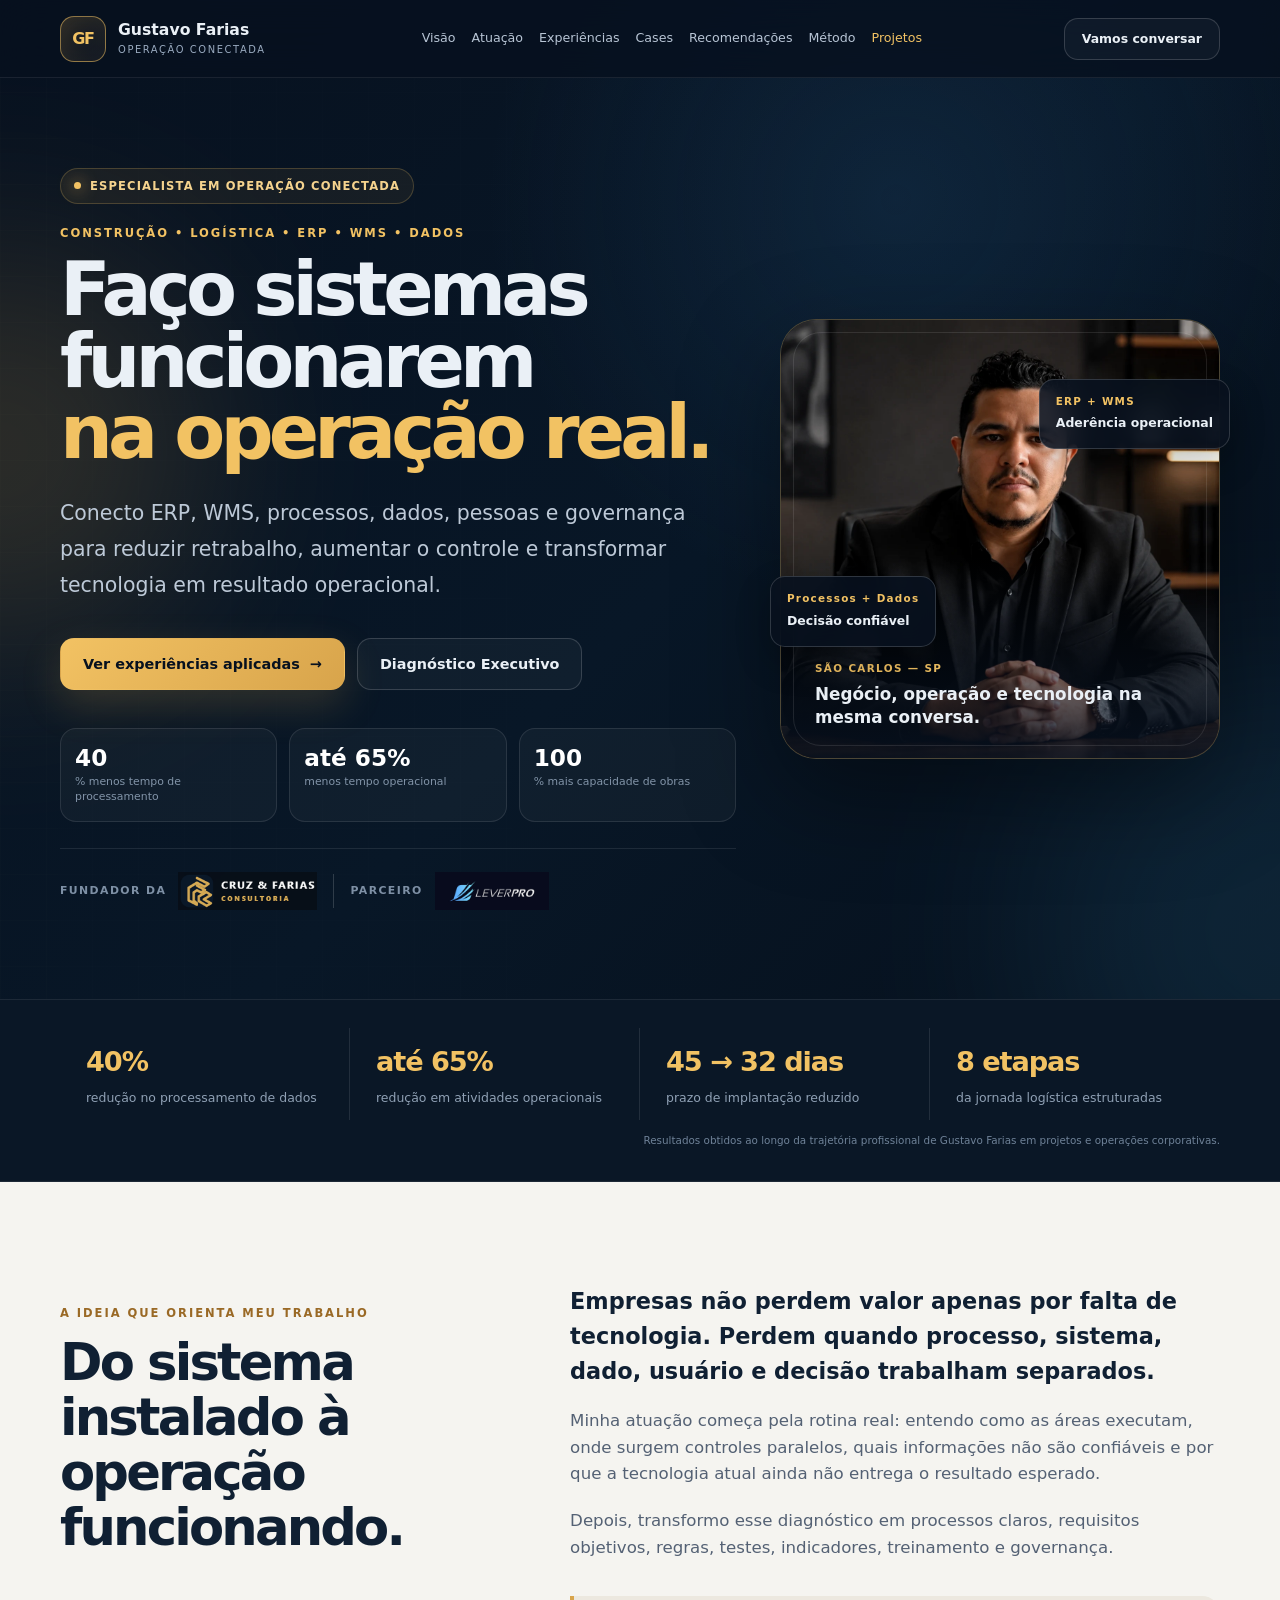
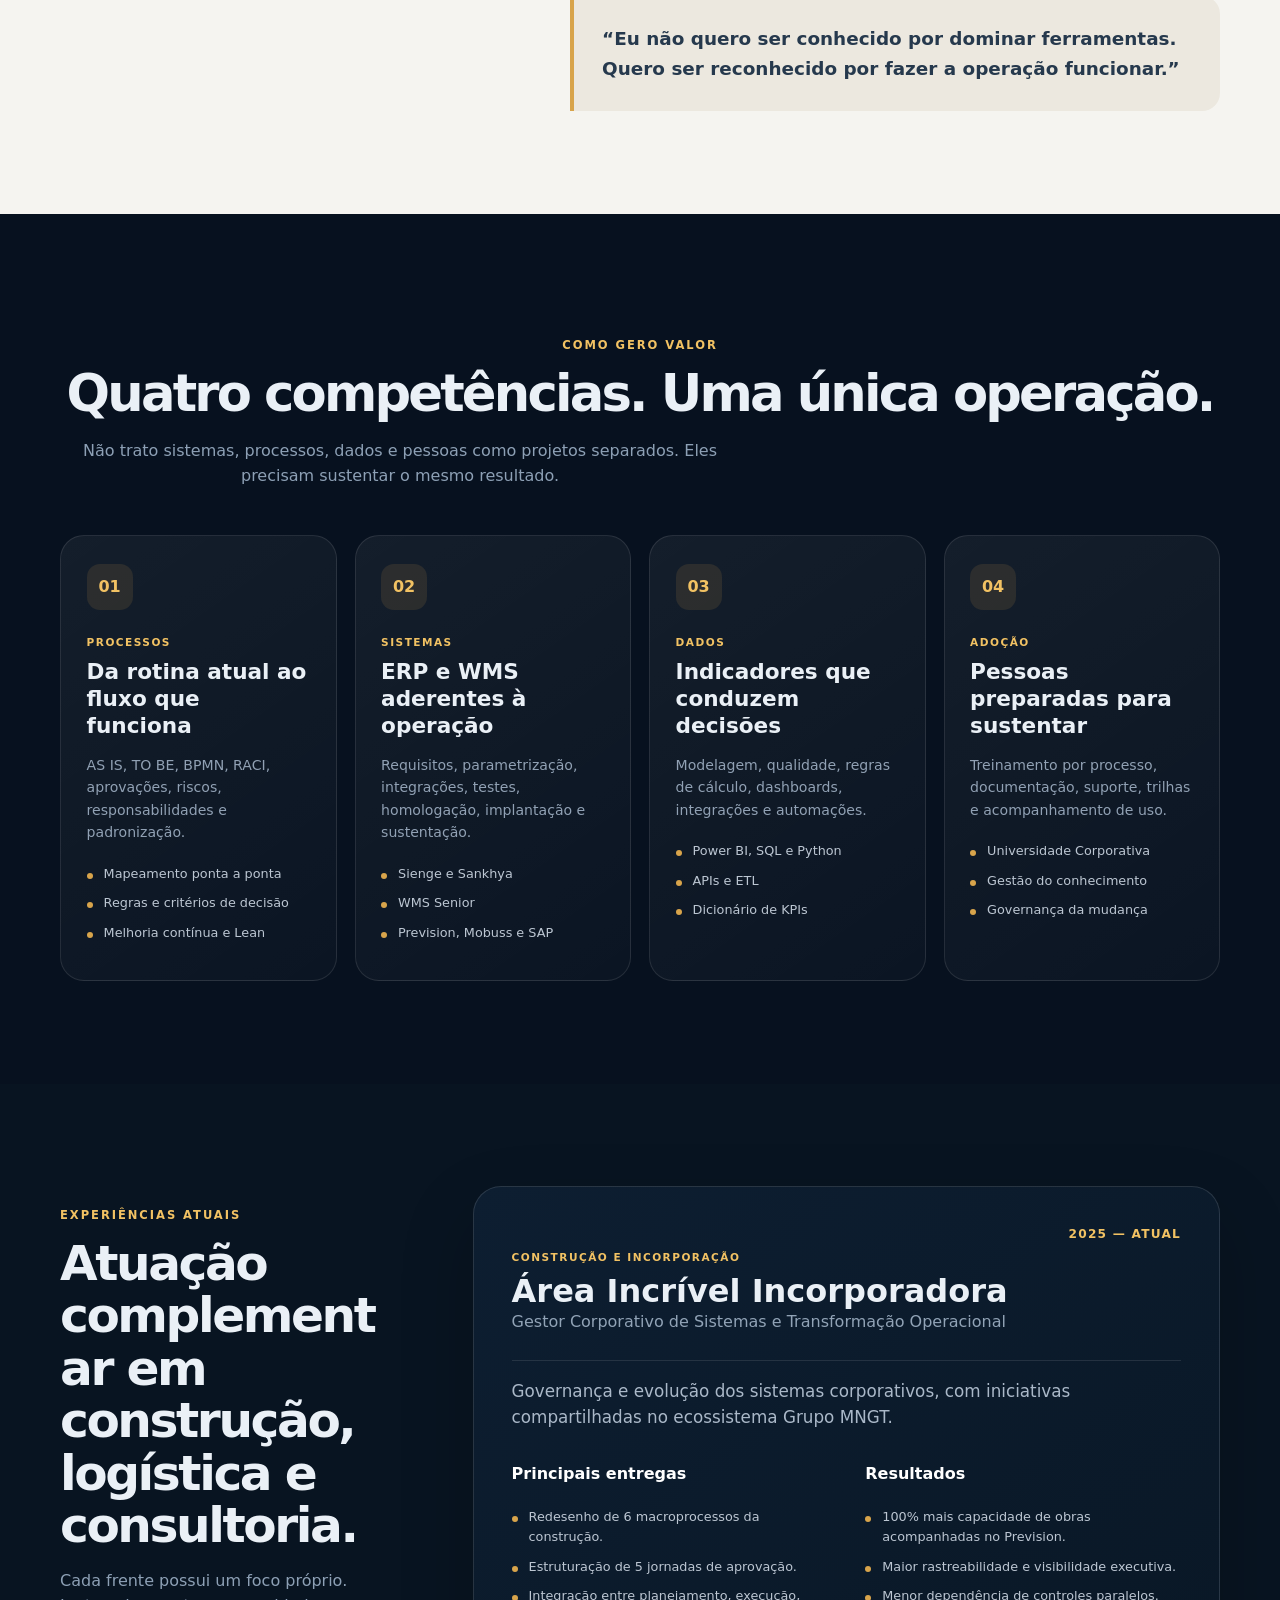
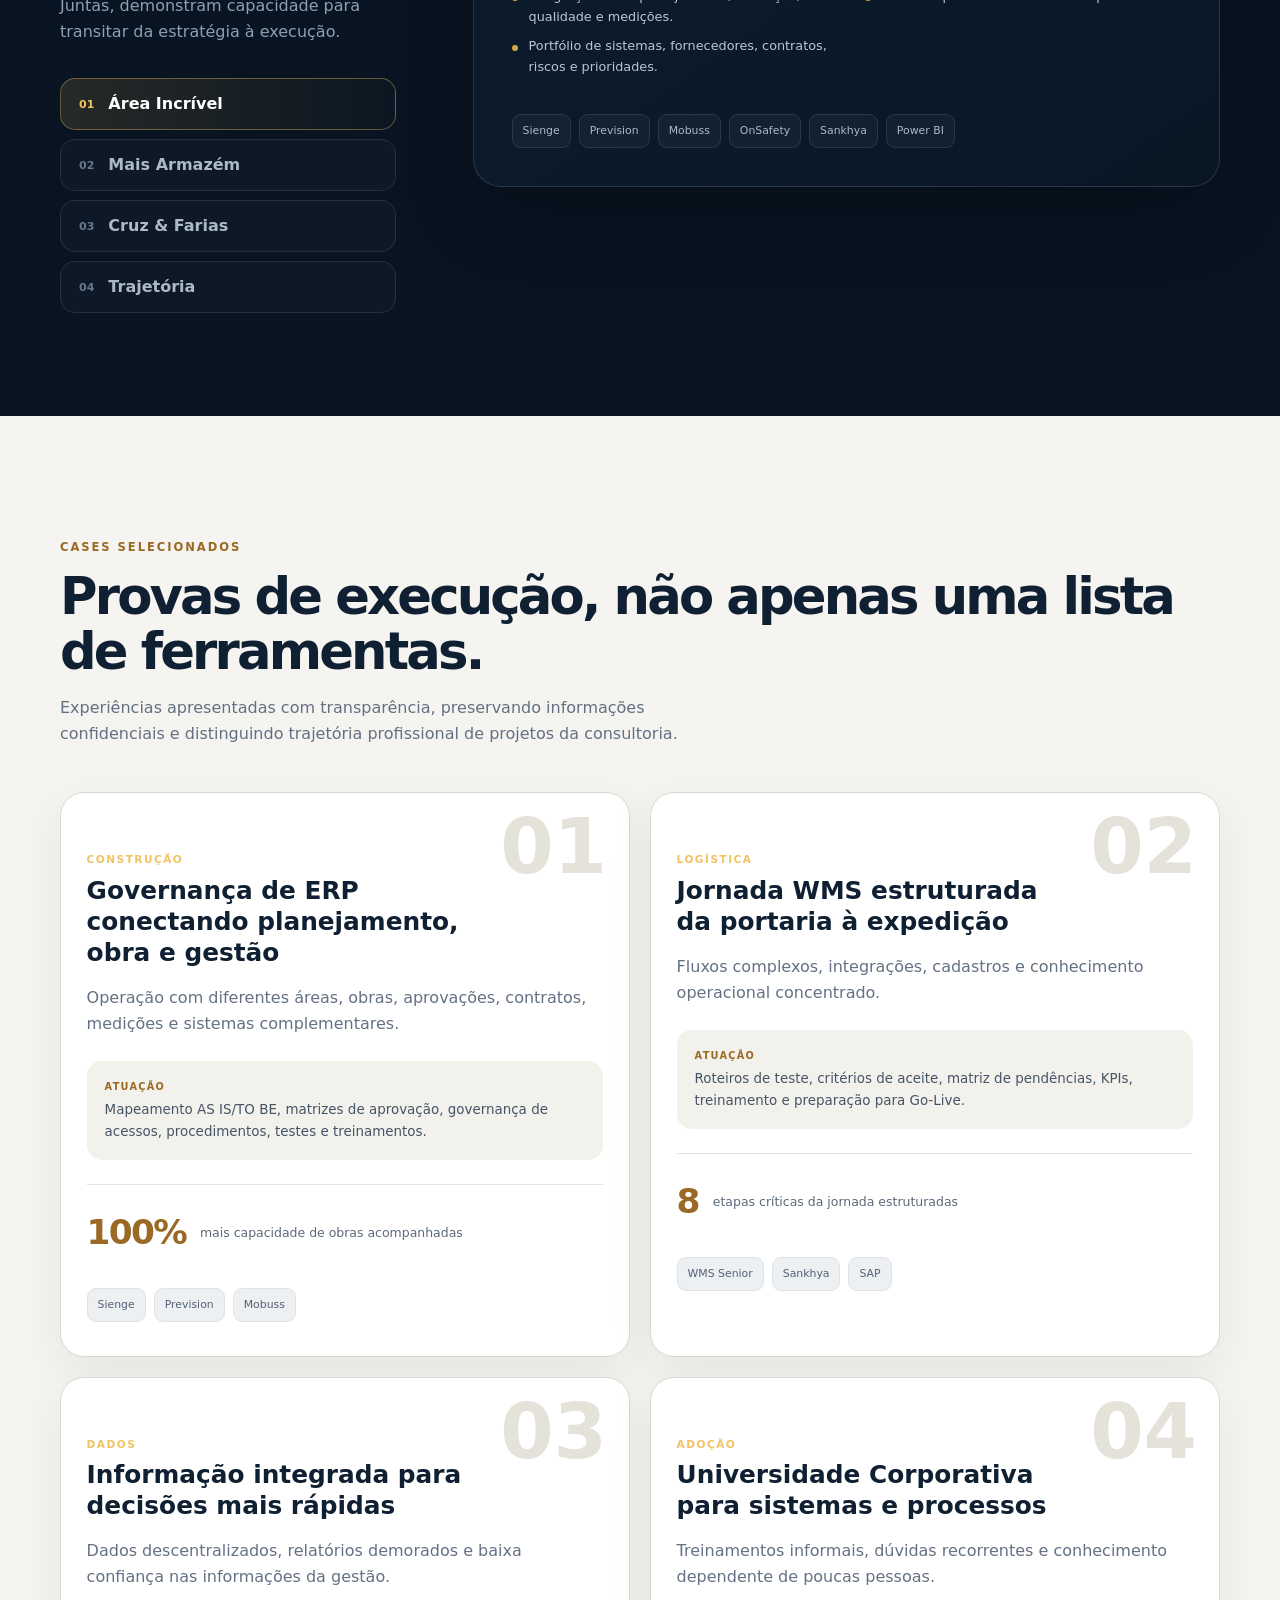
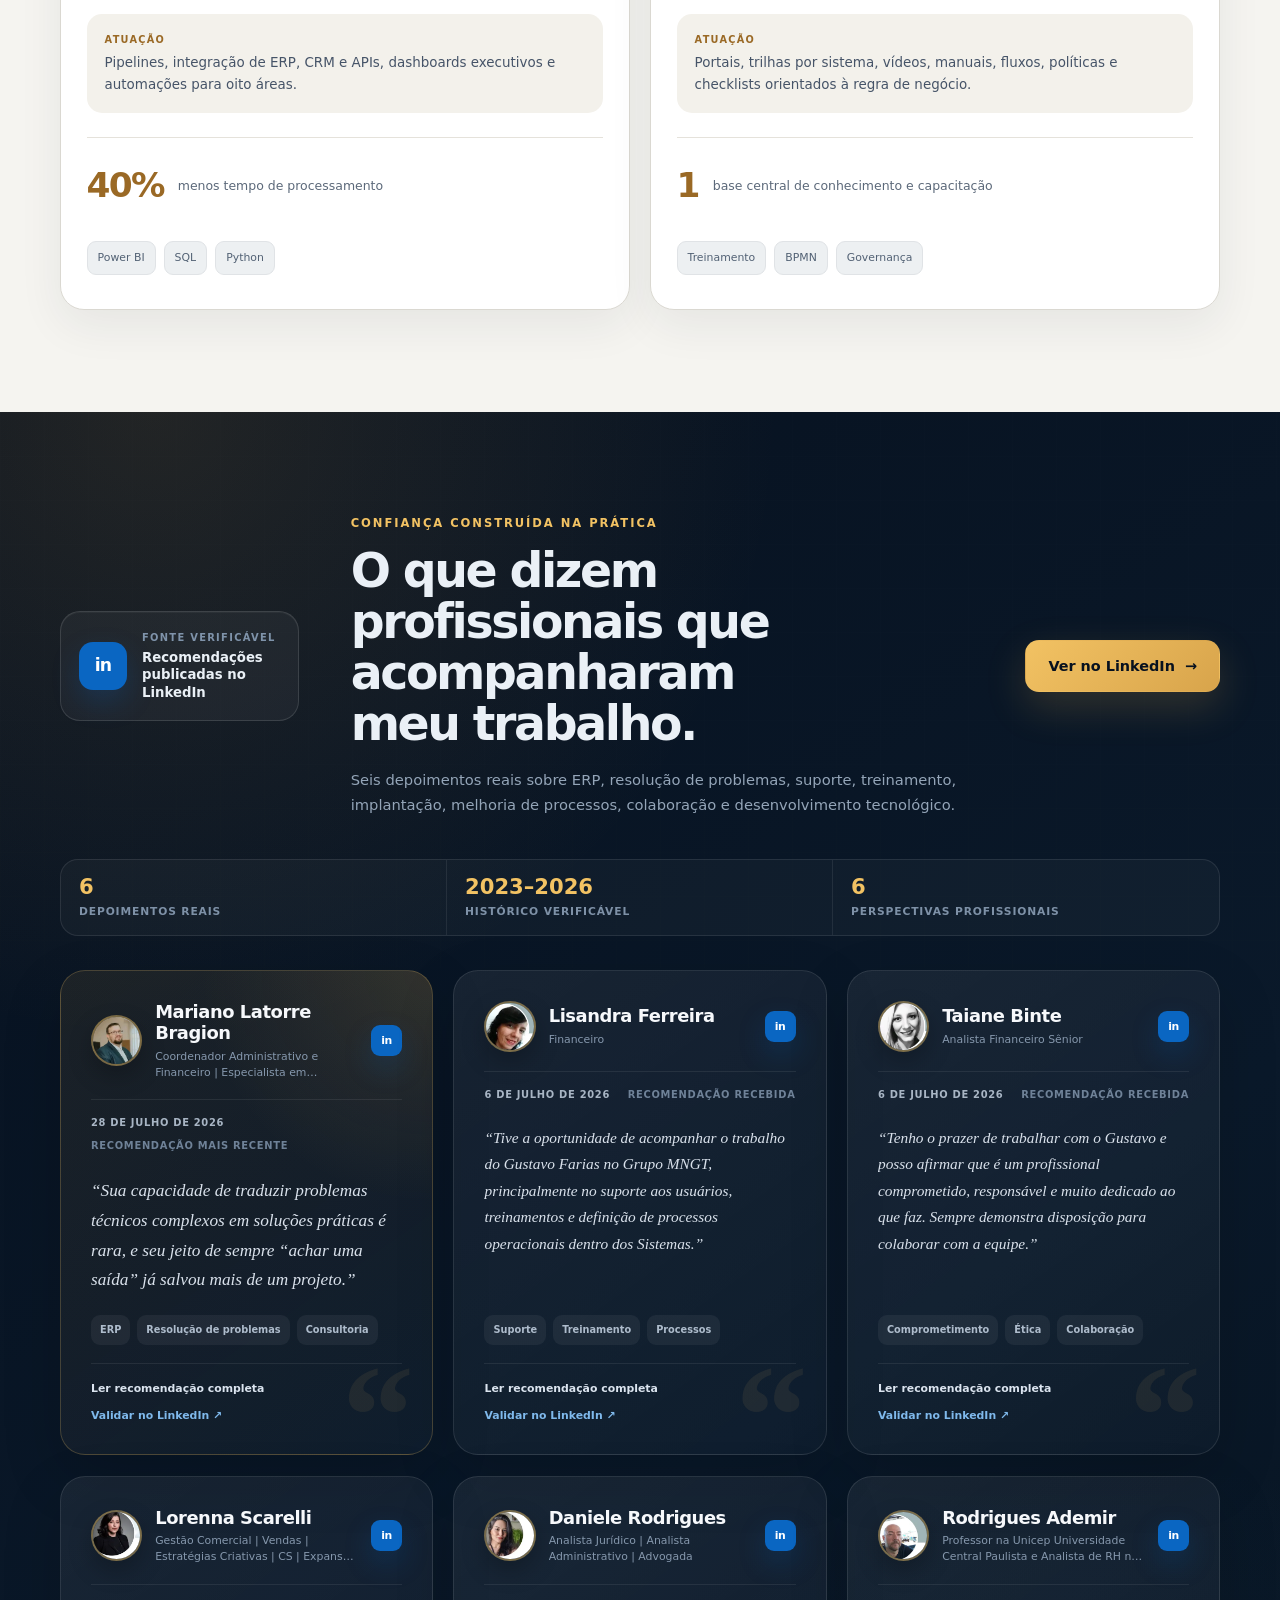
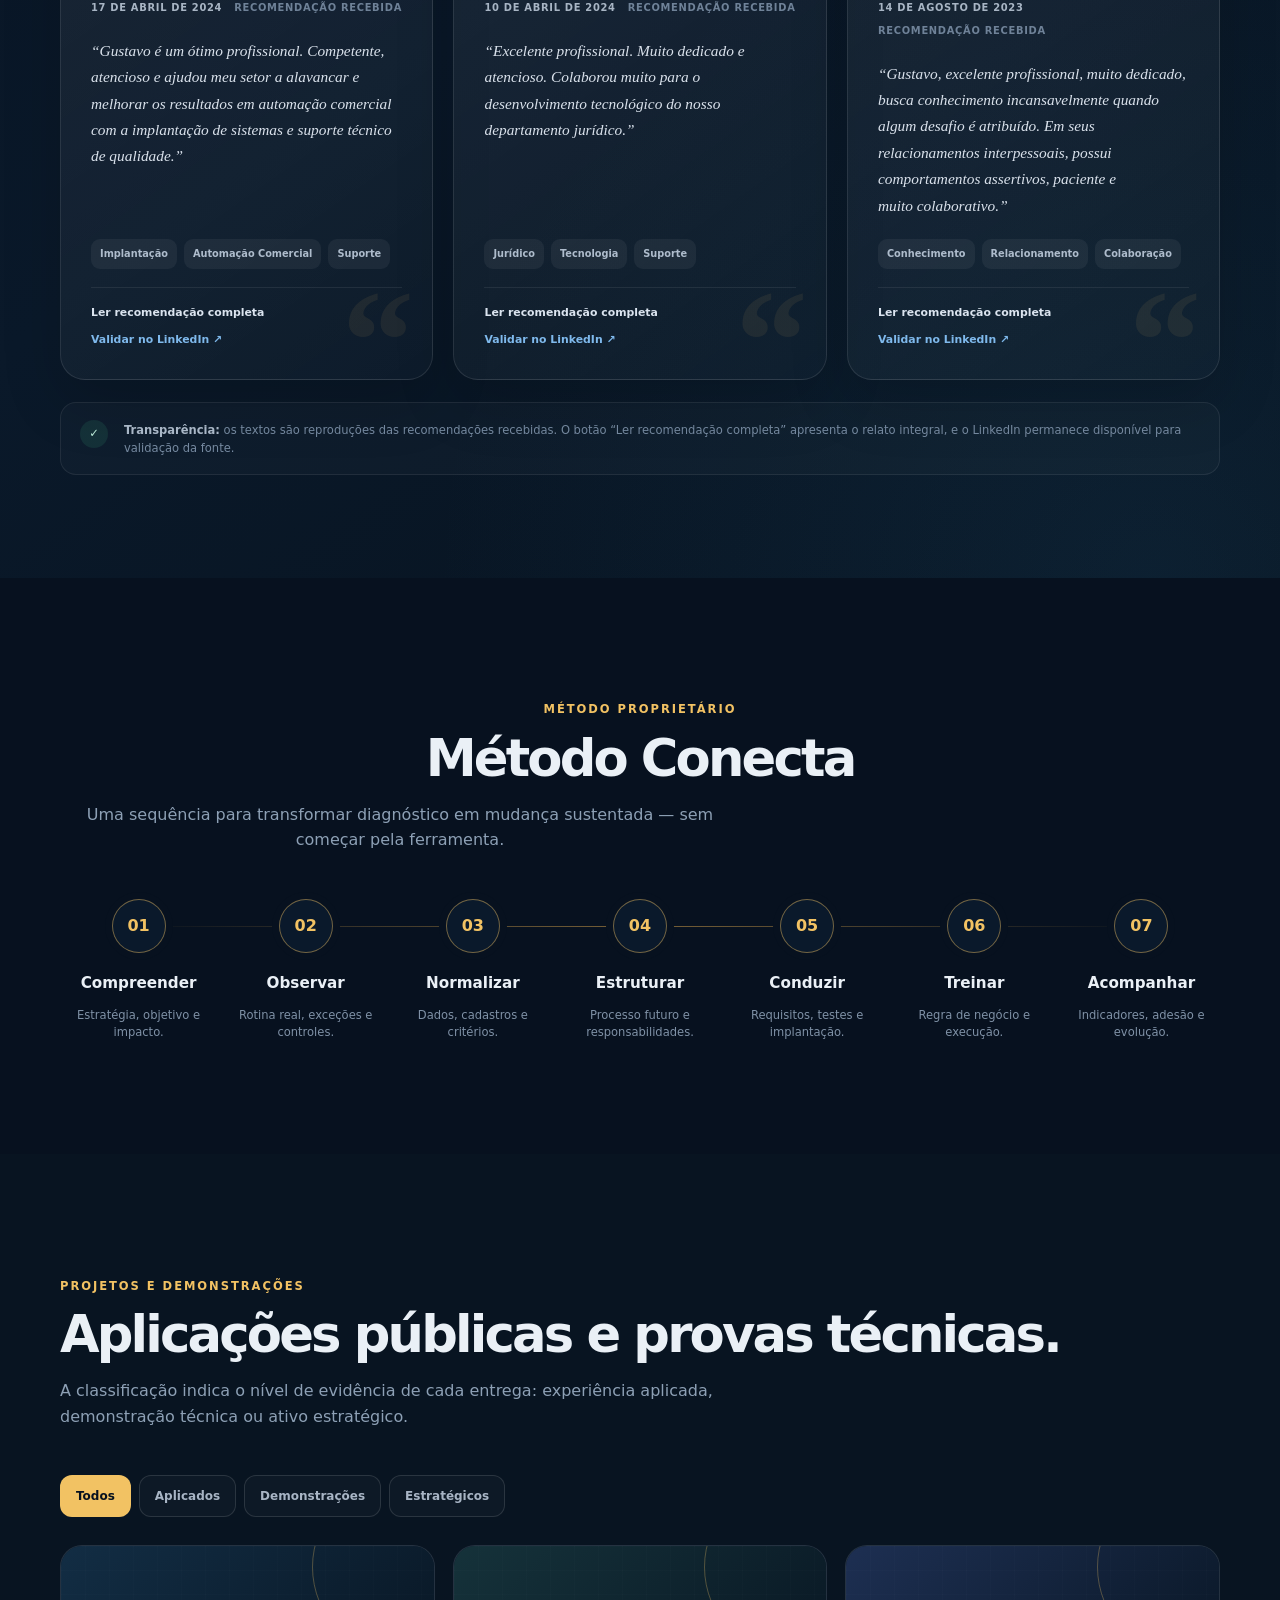
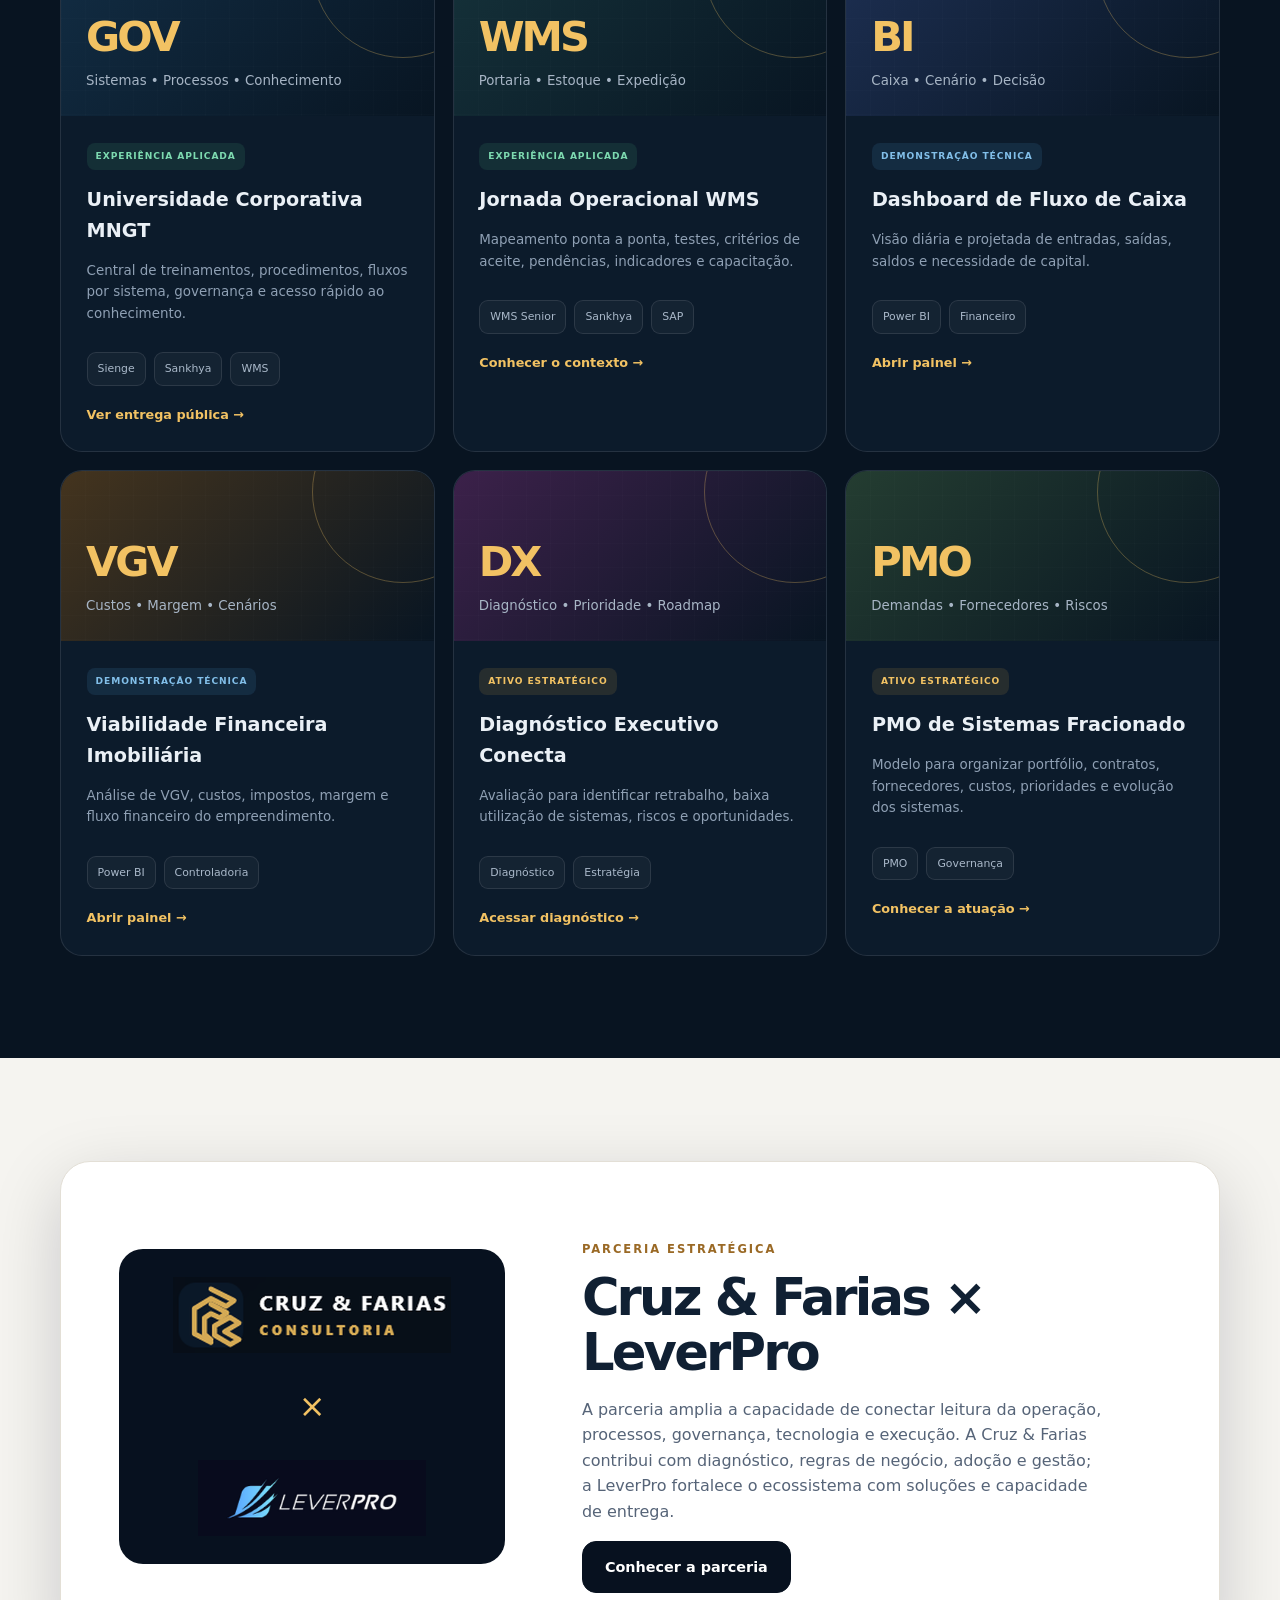
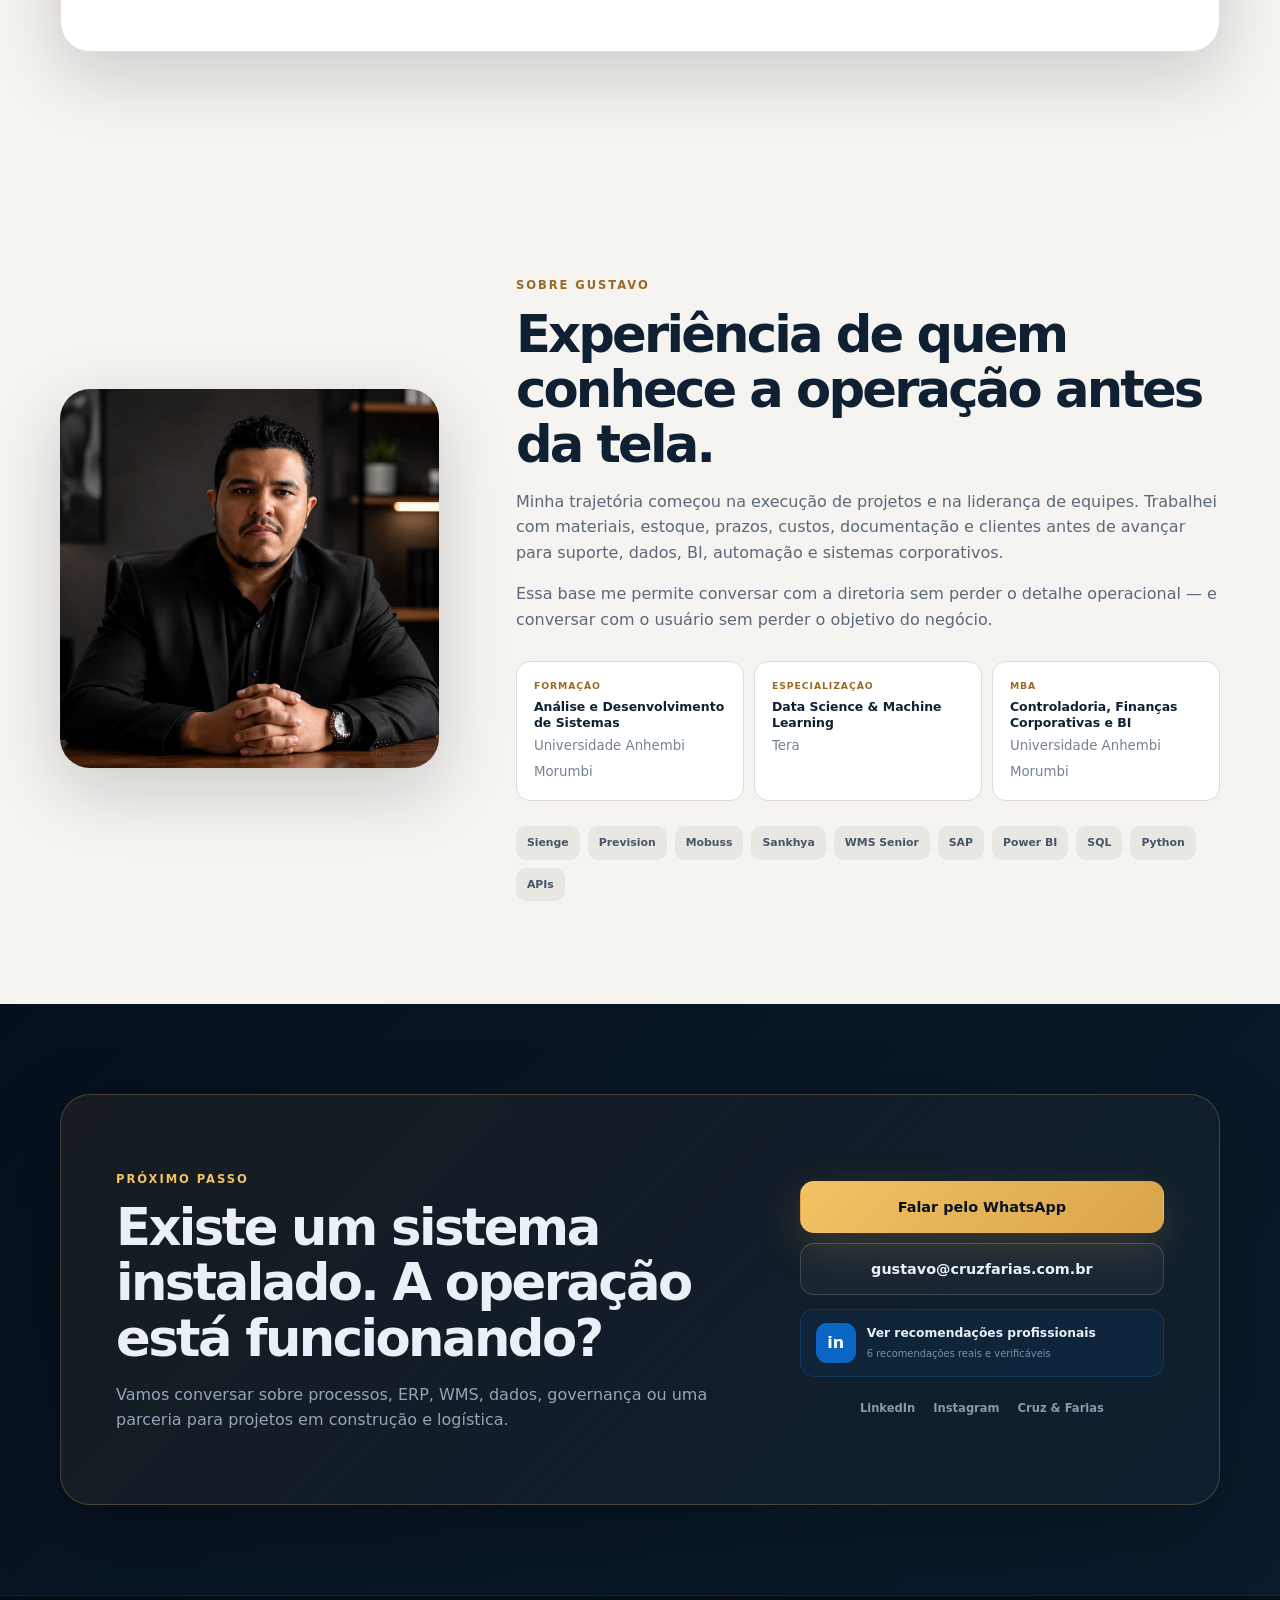
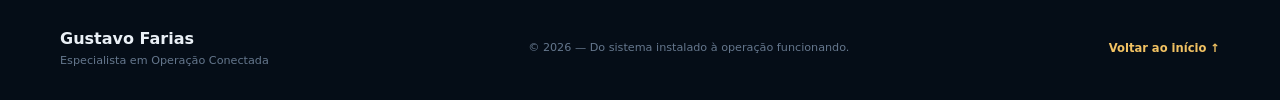
<file: index.html>
<!doctype html>
<html lang="pt-BR">
<head>
  <meta charset="utf-8">
  <meta name="viewport" content="width=device-width, initial-scale=1, viewport-fit=cover">
  <meta name="theme-color" content="#07111f">
  <meta name="color-scheme" content="dark">
  <meta name="author" content="Gustavo Farias">
  <meta name="robots" content="index, follow, max-image-preview:large, max-snippet:-1, max-video-preview:-1">

  <title>Gustavo Farias | Operação Conectada, ERP, WMS e Processos</title>
  <meta name="description" content="Portfólio de Gustavo Farias, especialista em Operação Conectada. ERP, WMS, processos, dados e governança aplicados à construção e à logística.">
  <link rel="canonical" href="https://gustavoanalytics.github.io/MEUPORTIFOLIO/">

  <link rel="icon" href="/MEUPORTIFOLIO/favicon.ico?v=14" sizes="any">
  <link rel="icon" href="assets/favicon.svg?v=14" type="image/svg+xml">
  <link rel="icon" href="assets/favicon-32x32.png?v=14" type="image/png" sizes="32x32">
  <link rel="apple-touch-icon" href="assets/apple-touch-icon.png?v=14" sizes="180x180">
  <link rel="manifest" href="site.webmanifest">

  <meta property="og:locale" content="pt_BR">
  <meta property="og:type" content="profile">
  <meta property="og:site_name" content="Gustavo Farias | Operação Conectada">
  <meta property="og:title" content="Gustavo Farias | Do sistema instalado à operação funcionando">
  <meta property="og:description" content="ERP, WMS, processos e dados funcionando juntos na operação real.">
  <meta property="og:url" content="https://gustavoanalytics.github.io/MEUPORTIFOLIO/">
  <meta property="og:image" content="https://gustavoanalytics.github.io/MEUPORTIFOLIO/assets/og-image.jpg">
  <meta property="og:image:width" content="1200">
  <meta property="og:image:height" content="630">
  <meta property="og:image:alt" content="Gustavo Farias — Especialista em Operação Conectada">

  <meta name="twitter:card" content="summary_large_image">
  <meta name="twitter:title" content="Gustavo Farias | Operação Conectada">
  <meta name="twitter:description" content="Do sistema instalado à operação funcionando.">
  <meta name="twitter:image" content="https://gustavoanalytics.github.io/MEUPORTIFOLIO/assets/og-image.jpg">

  <link rel="preload" href="assets/gustavo-farias-700.webp" as="image" type="image/webp" fetchpriority="high">
  <link rel="stylesheet" href="styles.css">

  <script type="application/ld+json">
  {
    "@context": "https://schema.org",
    "@graph": [
      {
        "@type": "ProfilePage",
        "@id": "https://gustavoanalytics.github.io/MEUPORTIFOLIO/#profilepage",
        "url": "https://gustavoanalytics.github.io/MEUPORTIFOLIO/",
        "name": "Gustavo Farias | Operação Conectada",
        "mainEntity": {"@id": "https://gustavoanalytics.github.io/MEUPORTIFOLIO/#gustavo"}
      },
      {
        "@type": "Person",
        "@id": "https://gustavoanalytics.github.io/MEUPORTIFOLIO/#gustavo",
        "name": "Gustavo Henrique Farias",
        "alternateName": "Gustavo Farias",
        "jobTitle": "Especialista em Operação Conectada",
        "description": "Especialista em ERP, WMS, processos, dados e governança para construção e logística.",
        "url": "https://gustavoanalytics.github.io/MEUPORTIFOLIO/",
        "image": "https://gustavoanalytics.github.io/MEUPORTIFOLIO/assets/gustavo-farias.webp",
        "email": "mailto:gustavo@cruzfarias.com.br",
        "telephone": "+55-16-99194-0396",
        "address": {"@type":"PostalAddress","addressLocality":"São Carlos","addressRegion":"SP","addressCountry":"BR"},
        "founder": {"@id":"https://www.cruzfarias.com.br/#organization"},
        "knowsAbout": ["Operação Conectada","ERP","WMS","Sienge","Sankhya","WMS Senior","Prevision","Mobuss","Power BI","SQL","Python","BPMN","Governança de Sistemas","PMO"],
        "sameAs": [
          "https://www.linkedin.com/in/gustavohenriquefarias/",
          "https://www.instagram.com/gustavo_hfarias/",
          "https://www.facebook.com/profile.php?id=61571840070831",
          "https://www.cruzfarias.com.br/"
        ]
      },
      {
        "@type": "ProfessionalService",
        "@id": "https://www.cruzfarias.com.br/#organization",
        "name": "Cruz & Farias Consultoria",
        "url": "https://www.cruzfarias.com.br/",
        "founder": {"@id":"https://gustavoanalytics.github.io/MEUPORTIFOLIO/#gustavo"},
        "email": "gustavo@cruzfarias.com.br",
        "telephone": "+55-16-99194-0396"
      }
    ]
  }
  </script>
</head>
<body>
  <a class="skip-link" href="#conteudo">Ir para o conteúdo</a>
  <div class="progress" id="progress" aria-hidden="true"></div>

  <header class="site-header" id="topo">
    <div class="container header-inner">
      <a class="brand" href="#inicio" aria-label="Gustavo Farias — página inicial">
        <span class="brand-mark" aria-hidden="true">GF</span>
        <span class="brand-copy"><strong>Gustavo Farias</strong><small>Operação Conectada</small></span>
      </a>

      <nav class="desktop-nav" aria-label="Navegação principal">
        <a href="#visao">Visão</a>
        <a href="#atuacao">Atuação</a>
        <a href="#experiencias">Experiências</a>
        <a href="#cases">Cases</a>
        <a href="#recomendacoes">Recomendações</a>
        <a href="#metodo">Método</a>
        <a href="#projetos">Projetos</a>
      </nav>

      <div class="header-actions">
        <a class="btn btn-small btn-outline header-cta" href="https://wa.me/5516991940396?text=Olá%2C%20Gustavo.%20Conheci%20seu%20portfólio%20e%20gostaria%20de%20conversar." target="_blank" rel="noopener">Vamos conversar</a>
        <button class="menu-button" id="menuButton" type="button" aria-expanded="false" aria-controls="mobileMenu" aria-label="Abrir menu"><span></span><span></span><span></span></button>
      </div>
    </div>

    <nav class="mobile-menu" id="mobileMenu" aria-label="Navegação móvel">
      <a href="#visao">Visão</a><a href="#atuacao">Atuação</a><a href="#experiencias">Experiências</a><a href="#cases">Cases</a><a href="#recomendacoes">Recomendações</a><a href="#metodo">Método</a><a href="#projetos">Projetos</a><a href="#contato">Contato</a>
    </nav>
  </header>

  <main id="conteudo">
    <section class="hero" id="inicio">
      <div class="hero-glow hero-glow-one" aria-hidden="true"></div>
      <div class="hero-glow hero-glow-two" aria-hidden="true"></div>
      <div class="container hero-grid">
        <div class="hero-copy reveal">
          <div class="status-pill"><span></span> Especialista em Operação Conectada</div>
          <p class="eyebrow">Construção • Logística • ERP • WMS • Dados</p>
          <h1>Faço sistemas funcionarem <em>na operação real.</em></h1>
          <p class="hero-lead">Conecto ERP, WMS, processos, dados, pessoas e governança para reduzir retrabalho, aumentar o controle e transformar tecnologia em resultado operacional.</p>

          <div class="hero-actions">
            <a class="btn btn-primary" href="#cases">Ver experiências aplicadas <span aria-hidden="true">→</span></a>
            <a class="btn btn-ghost" href="https://www.cruzfarias.com.br/#diagnostico" target="_blank" rel="noopener">Diagnóstico Executivo</a>
          </div>

          <div class="hero-proof" aria-label="Principais resultados">
            <div><strong data-counter="40">40</strong><span>% menos tempo de processamento</span></div>
            <div><strong>até <b data-counter="65">65</b>%</strong><span>menos tempo operacional</span></div>
            <div><strong data-counter="100">100</strong><span>% mais capacidade de obras</span></div>
          </div>

          <div class="partner-inline">
            <span class="partner-label">Fundador da</span>
            <img src="assets/logo-cruz-farias.png" alt="Cruz & Farias Consultoria" width="210" height="58">
            <span class="separator" aria-hidden="true"></span>
            <span class="partner-label">Parceiro</span>
            <img src="assets/logo-leverpro.png" alt="LeverPro" width="155" height="50">
          </div>
        </div>

        <figure class="portrait reveal">
          <div class="portrait-frame">
            <picture>
              <source srcset="assets/gustavo-farias-700.webp" type="image/webp" media="(max-width: 800px)">
              <img src="assets/gustavo-farias.webp" alt="Retrato profissional de Gustavo Farias" width="1254" height="1254" fetchpriority="high">
            </picture>
            <div class="portrait-shade" aria-hidden="true"></div>
            <figcaption><span>São Carlos — SP</span><strong>Negócio, operação e tecnologia na mesma conversa.</strong></figcaption>
          </div>
          <div class="floating-card floating-card-top"><span>ERP + WMS</span><strong>Aderência operacional</strong></div>
          <div class="floating-card floating-card-bottom"><span>Processos + Dados</span><strong>Decisão confiável</strong></div>
        </figure>
      </div>
    </section>

    <section class="proof-strip" aria-label="Síntese de resultados">
      <div class="container proof-grid">
        <article><span class="proof-number">40%</span><p>redução no processamento de dados</p></article>
        <article><span class="proof-number">até 65%</span><p>redução em atividades operacionais</p></article>
        <article><span class="proof-number">45 → 32 dias</span><p>prazo de implantação reduzido</p></article>
        <article><span class="proof-number">8 etapas</span><p>da jornada logística estruturadas</p></article>
      </div>
      <p class="proof-note container">Resultados obtidos ao longo da trajetória profissional de Gustavo Farias em projetos e operações corporativas.</p>
    </section>

    <section class="section section-light" id="visao">
      <div class="container split intro-split">
        <div class="section-heading reveal">
          <p class="eyebrow dark">A ideia que orienta meu trabalho</p>
          <h2>Do sistema instalado à operação funcionando.</h2>
        </div>
        <div class="intro-copy reveal">
          <p class="intro-large">Empresas não perdem valor apenas por falta de tecnologia. Perdem quando processo, sistema, dado, usuário e decisão trabalham separados.</p>
          <p>Minha atuação começa pela rotina real: entendo como as áreas executam, onde surgem controles paralelos, quais informações não são confiáveis e por que a tecnologia atual ainda não entrega o resultado esperado.</p>
          <p>Depois, transformo esse diagnóstico em processos claros, requisitos objetivos, regras, testes, indicadores, treinamento e governança.</p>
          <div class="quote-card">“Eu não quero ser conhecido por dominar ferramentas. Quero ser reconhecido por fazer a operação funcionar.”</div>
        </div>
      </div>
    </section>

    <section class="section" id="atuacao">
      <div class="container">
        <div class="section-heading centered reveal">
          <p class="eyebrow">Como gero valor</p>
          <h2>Quatro competências. Uma única operação.</h2>
          <p>Não trato sistemas, processos, dados e pessoas como projetos separados. Eles precisam sustentar o mesmo resultado.</p>
        </div>
        <div class="capability-grid">
          <article class="capability-card reveal"><div class="icon-box">01</div><p class="card-kicker">Processos</p><h3>Da rotina atual ao fluxo que funciona</h3><p>AS IS, TO BE, BPMN, RACI, aprovações, riscos, responsabilidades e padronização.</p><ul><li>Mapeamento ponta a ponta</li><li>Regras e critérios de decisão</li><li>Melhoria contínua e Lean</li></ul></article>
          <article class="capability-card reveal"><div class="icon-box">02</div><p class="card-kicker">Sistemas</p><h3>ERP e WMS aderentes à operação</h3><p>Requisitos, parametrização, integrações, testes, homologação, implantação e sustentação.</p><ul><li>Sienge e Sankhya</li><li>WMS Senior</li><li>Prevision, Mobuss e SAP</li></ul></article>
          <article class="capability-card reveal"><div class="icon-box">03</div><p class="card-kicker">Dados</p><h3>Indicadores que conduzem decisões</h3><p>Modelagem, qualidade, regras de cálculo, dashboards, integrações e automações.</p><ul><li>Power BI, SQL e Python</li><li>APIs e ETL</li><li>Dicionário de KPIs</li></ul></article>
          <article class="capability-card reveal"><div class="icon-box">04</div><p class="card-kicker">Adoção</p><h3>Pessoas preparadas para sustentar</h3><p>Treinamento por processo, documentação, suporte, trilhas e acompanhamento de uso.</p><ul><li>Universidade Corporativa</li><li>Gestão do conhecimento</li><li>Governança da mudança</li></ul></article>
        </div>
      </div>
    </section>

    <section class="section section-deep" id="experiencias">
      <div class="container experience-layout">
        <div class="experience-intro reveal">
          <p class="eyebrow">Experiências atuais</p>
          <h2>Atuação complementar em construção, logística e consultoria.</h2>
          <p>Cada frente possui um foco próprio. Juntas, demonstram capacidade para transitar da estratégia à execução.</p>
          <div class="experience-tabs" role="tablist" aria-label="Selecionar experiência">
            <button class="experience-tab active" type="button" role="tab" aria-selected="true" aria-controls="exp-area" data-panel="exp-area"><span>01</span> Área Incrível</button>
            <button class="experience-tab" type="button" role="tab" aria-selected="false" aria-controls="exp-mais" data-panel="exp-mais"><span>02</span> Mais Armazém</button>
            <button class="experience-tab" type="button" role="tab" aria-selected="false" aria-controls="exp-cruz" data-panel="exp-cruz"><span>03</span> Cruz & Farias</button>
            <button class="experience-tab" type="button" role="tab" aria-selected="false" aria-controls="exp-trajetoria" data-panel="exp-trajetoria"><span>04</span> Trajetória</button>
          </div>
        </div>

        <div class="experience-panels reveal">
          <article class="experience-panel active" id="exp-area" role="tabpanel">
            <div class="panel-top"><div><p class="card-kicker">Construção e incorporação</p><h3>Área Incrível Incorporadora</h3><span>Gestor Corporativo de Sistemas e Transformação Operacional</span></div><strong>2025 — atual</strong></div>
            <p>Governança e evolução dos sistemas corporativos, com iniciativas compartilhadas no ecossistema Grupo MNGT.</p>
            <div class="panel-columns"><div><h4>Principais entregas</h4><ul><li>Redesenho de 6 macroprocessos da construção.</li><li>Estruturação de 5 jornadas de aprovação.</li><li>Integração entre planejamento, execução, qualidade e medições.</li><li>Portfólio de sistemas, fornecedores, contratos, riscos e prioridades.</li></ul></div><div><h4>Resultados</h4><ul><li>100% mais capacidade de obras acompanhadas no Prevision.</li><li>Maior rastreabilidade e visibilidade executiva.</li><li>Menor dependência de controles paralelos.</li></ul></div></div>
            <div class="tags"><span>Sienge</span><span>Prevision</span><span>Mobuss</span><span>OnSafety</span><span>Sankhya</span><span>Power BI</span></div>
          </article>

          <article class="experience-panel" id="exp-mais" role="tabpanel" hidden>
            <div class="panel-top"><div><p class="card-kicker">Logística e armazenagem</p><h3>Mais Armazém</h3><span>Gestor de Sistemas Logísticos</span></div><strong>2026 — atual</strong></div>
            <p>Transformação logística e implantação do WMS Senior, conectando operação, sistemas, usuários, fornecedores e integrações.</p>
            <div class="panel-columns"><div><h4>Principais entregas</h4><ul><li>Mapeamento de 8 macroprocessos, da portaria à baixa de estoque.</li><li>Cenários de teste, critérios de aceite e roteiros de homologação.</li><li>Validação de integrações entre WMS, Sankhya, SAP e ERPs de clientes.</li><li>Indicadores de lead time, produtividade, divergências e inventário.</li></ul></div><div><h4>Resultados</h4><ul><li>Visão integrada entre 4 ambientes sistêmicos.</li><li>Falhas identificadas antes da entrada em operação.</li><li>Maior segurança para Go-Live e operação assistida.</li></ul></div></div>
            <div class="tags"><span>WMS Senior</span><span>Sankhya</span><span>SAP</span><span>Power BI</span><span>Integrações</span></div>
          </article>

          <article class="experience-panel" id="exp-cruz" role="tabpanel" hidden>
            <div class="panel-top"><div><p class="card-kicker">Consultoria e execução</p><h3>Cruz & Farias Consultoria</h3><span>Fundador e Consultor de Operação Conectada</span></div><strong>2025 — atual</strong></div>
            <p>Consultoria especializada em conectar processos, sistemas, dados, pessoas e governança para transformar tecnologia em resultado operacional.</p>
            <div class="panel-columns"><div><h4>Soluções</h4><ul><li>Diagnóstico Executivo Conecta.</li><li>Programa Conecta.</li><li>PMO de Sistemas Fracionado.</li><li>Governança de ERP e WMS.</li></ul></div><div><h4>Parceria estratégica</h4><p>A Cruz & Farias é parceira da LeverPro, ampliando a capacidade de conectar negócio, processos, tecnologia e execução.</p><a class="inline-link" href="#parceria">Conhecer a parceria →</a></div></div>
            <div class="tags"><span>Método Conecta</span><span>ERP</span><span>WMS</span><span>Processos</span><span>Dados</span></div>
          </article>

          <article class="experience-panel" id="exp-trajetoria" role="tabpanel" hidden>
            <div class="panel-top"><div><p class="card-kicker">Base da transformação</p><h3>Da execução operacional aos sistemas corporativos</h3><span>Uma trajetória construída de baixo para cima</span></div></div>
            <p>Antes de atuar com ERP, WMS, dados e governança, liderei equipes, controlei materiais, custos, prazos e implantações em campo. Depois, avancei por suporte, BI, automação, integrações e gestão de sistemas.</p>
            <div class="career-path"><span>Execução</span><i>→</i><span>Liderança</span><i>→</i><span>Suporte</span><i>→</i><span>Dados e BI</span><i>→</i><span>ERP e WMS</span><i>→</i><span>Operação Conectada</span></div>
            <div class="panel-columns"><div><h4>Experiências de base</h4><ul><li>Vilaurbe: dados, processos, BI e automações.</li><li>Saffi: engenharia de dados e integrações.</li><li>NSF: liderança operacional, projetos e suporte.</li></ul></div><div><h4>Resultado marcante</h4><p><strong>45 → 32 dias</strong> no prazo médio de implantação, com liderança de 12 colaboradores e maior padronização das entregas.</p></div></div>
          </article>
        </div>
      </div>
    </section>

    <section class="section section-light" id="cases">
      <div class="container">
        <div class="section-heading reveal"><p class="eyebrow dark">Cases selecionados</p><h2>Provas de execução, não apenas uma lista de ferramentas.</h2><p>Experiências apresentadas com transparência, preservando informações confidenciais e distinguindo trajetória profissional de projetos da consultoria.</p></div>
        <div class="case-grid">
          <article class="case-card reveal"><div class="case-index">01</div><p class="card-kicker">Construção</p><h3>Governança de ERP conectando planejamento, obra e gestão</h3><p class="case-context">Operação com diferentes áreas, obras, aprovações, contratos, medições e sistemas complementares.</p><div class="case-block"><span>Atuação</span><p>Mapeamento AS IS/TO BE, matrizes de aprovação, governança de acessos, procedimentos, testes e treinamentos.</p></div><div class="case-result"><strong>100%</strong><span>mais capacidade de obras acompanhadas</span></div><div class="tags dark-tags"><span>Sienge</span><span>Prevision</span><span>Mobuss</span></div></article>
          <article class="case-card reveal"><div class="case-index">02</div><p class="card-kicker">Logística</p><h3>Jornada WMS estruturada da portaria à expedição</h3><p class="case-context">Fluxos complexos, integrações, cadastros e conhecimento operacional concentrado.</p><div class="case-block"><span>Atuação</span><p>Roteiros de teste, critérios de aceite, matriz de pendências, KPIs, treinamento e preparação para Go-Live.</p></div><div class="case-result"><strong>8</strong><span>etapas críticas da jornada estruturadas</span></div><div class="tags dark-tags"><span>WMS Senior</span><span>Sankhya</span><span>SAP</span></div></article>
          <article class="case-card reveal"><div class="case-index">03</div><p class="card-kicker">Dados</p><h3>Informação integrada para decisões mais rápidas</h3><p class="case-context">Dados descentralizados, relatórios demorados e baixa confiança nas informações da gestão.</p><div class="case-block"><span>Atuação</span><p>Pipelines, integração de ERP, CRM e APIs, dashboards executivos e automações para oito áreas.</p></div><div class="case-result"><strong>40%</strong><span>menos tempo de processamento</span></div><div class="tags dark-tags"><span>Power BI</span><span>SQL</span><span>Python</span></div></article>
          <article class="case-card reveal"><div class="case-index">04</div><p class="card-kicker">Adoção</p><h3>Universidade Corporativa para sistemas e processos</h3><p class="case-context">Treinamentos informais, dúvidas recorrentes e conhecimento dependente de poucas pessoas.</p><div class="case-block"><span>Atuação</span><p>Portais, trilhas por sistema, vídeos, manuais, fluxos, políticas e checklists orientados à regra de negócio.</p></div><div class="case-result"><strong>1</strong><span>base central de conhecimento e capacitação</span></div><div class="tags dark-tags"><span>Treinamento</span><span>BPMN</span><span>Governança</span></div></article>
        </div>
      </div>
    </section>


    <section class="section recommendations-section" id="recomendacoes" aria-labelledby="recommendations-title">
      <div class="container">
        <div class="recommendation-intro reveal">
          <div class="linkedin-trust-card">
            <div class="linkedin-mark" aria-hidden="true">in</div>
            <div>
              <span>Fonte verificável</span>
              <strong>Recomendações publicadas no LinkedIn</strong>
            </div>
          </div>

          <div class="recommendation-heading">
            <p class="eyebrow">Confiança construída na prática</p>
            <h2 id="recommendations-title">O que dizem profissionais que acompanharam meu trabalho.</h2>
            <p>Seis depoimentos reais sobre ERP, resolução de problemas, suporte, treinamento, implantação, melhoria de processos, colaboração e desenvolvimento tecnológico.</p>
          </div>

          <a class="btn btn-primary recommendation-main-cta" href="https://www.linkedin.com/in/gustavohenriquefarias/details/recommendations/?detailScreenTabIndex=0" target="_blank" rel="noopener noreferrer" aria-label="Ver todas as recomendações de Gustavo Farias no LinkedIn">Ver no LinkedIn <span aria-hidden="true">→</span></a>
        </div>

        <div class="recommendation-stats reveal" aria-label="Resumo das recomendações">
          <div><strong>6</strong><span>depoimentos reais</span></div>
          <div><strong>2023–2026</strong><span>histórico verificável</span></div>
          <div><strong>6</strong><span>perspectivas profissionais</span></div>
        </div>

        <div class="testimonial-grid" aria-label="Seis recomendações profissionais reais publicadas no LinkedIn">
          <article class="testimonial-card testimonial-card-featured reveal">
            <header class="testimonial-person">
              <div class="testimonial-avatar"><img src="assets/recomendacoes/mariano-latorre.webp" alt="Mariano Latorre Bragion" width="64" height="64" loading="lazy" decoding="async"></div>
              <div class="testimonial-identity">
                <h3>Mariano Latorre Bragion</h3>
                <p>Coordenador Administrativo e Financeiro | Especialista em Processos, ERP e Fluxo de Caixa | Indicadores, Power BI e Gestão de Equipes | Melhoria Contínua e Produtividade</p>
              </div>
              <span class="testimonial-linkedin" aria-label="Origem: LinkedIn">in</span>
            </header>
            <div class="testimonial-meta">
              <time datetime="2026-07-28">28 de julho de 2026</time>
              <span>Recomendação mais recente</span>
            </div>
            <blockquote>“Sua capacidade de traduzir problemas técnicos complexos em soluções práticas é rara, e seu jeito de sempre “achar uma saída” já salvou mais de um projeto.”</blockquote>
            <div class="testimonial-tags"><span>ERP</span><span>Resolução de problemas</span><span>Consultoria</span></div>
            <div class="testimonial-actions">
              <button class="testimonial-read" type="button" data-recommendation="0" aria-haspopup="dialog">Ler recomendação completa</button>
              <a href="https://www.linkedin.com/in/gustavohenriquefarias/details/recommendations/?detailScreenTabIndex=0" target="_blank" rel="noopener noreferrer">Validar no LinkedIn <span aria-hidden="true">↗</span></a>
            </div>
          </article>
          <article class="testimonial-card reveal">
            <header class="testimonial-person">
              <div class="testimonial-avatar"><img src="assets/recomendacoes/lisandra-ferreira.webp" alt="Lisandra Ferreira" width="64" height="64" loading="lazy" decoding="async"></div>
              <div class="testimonial-identity">
                <h3>Lisandra Ferreira</h3>
                <p>Financeiro</p>
              </div>
              <span class="testimonial-linkedin" aria-label="Origem: LinkedIn">in</span>
            </header>
            <div class="testimonial-meta">
              <time datetime="2026-07-06">6 de julho de 2026</time>
              <span>Recomendação recebida</span>
            </div>
            <blockquote>“Tive a oportunidade de acompanhar o trabalho do Gustavo Farias no Grupo MNGT, principalmente no suporte aos usuários, treinamentos e definição de processos operacionais dentro dos Sistemas.”</blockquote>
            <div class="testimonial-tags"><span>Suporte</span><span>Treinamento</span><span>Processos</span></div>
            <div class="testimonial-actions">
              <button class="testimonial-read" type="button" data-recommendation="1" aria-haspopup="dialog">Ler recomendação completa</button>
              <a href="https://www.linkedin.com/in/gustavohenriquefarias/details/recommendations/?detailScreenTabIndex=0" target="_blank" rel="noopener noreferrer">Validar no LinkedIn <span aria-hidden="true">↗</span></a>
            </div>
          </article>
          <article class="testimonial-card reveal">
            <header class="testimonial-person">
              <div class="testimonial-avatar"><img src="assets/recomendacoes/taiane-binte.webp" alt="Taiane Binte" width="64" height="64" loading="lazy" decoding="async"></div>
              <div class="testimonial-identity">
                <h3>Taiane Binte</h3>
                <p>Analista Financeiro Sênior</p>
              </div>
              <span class="testimonial-linkedin" aria-label="Origem: LinkedIn">in</span>
            </header>
            <div class="testimonial-meta">
              <time datetime="2026-07-06">6 de julho de 2026</time>
              <span>Recomendação recebida</span>
            </div>
            <blockquote>“Tenho o prazer de trabalhar com o Gustavo e posso afirmar que é um profissional comprometido, responsável e muito dedicado ao que faz. Sempre demonstra disposição para colaborar com a equipe.”</blockquote>
            <div class="testimonial-tags"><span>Comprometimento</span><span>Ética</span><span>Colaboração</span></div>
            <div class="testimonial-actions">
              <button class="testimonial-read" type="button" data-recommendation="2" aria-haspopup="dialog">Ler recomendação completa</button>
              <a href="https://www.linkedin.com/in/gustavohenriquefarias/details/recommendations/?detailScreenTabIndex=0" target="_blank" rel="noopener noreferrer">Validar no LinkedIn <span aria-hidden="true">↗</span></a>
            </div>
          </article>
          <article class="testimonial-card reveal">
            <header class="testimonial-person">
              <div class="testimonial-avatar"><img src="assets/recomendacoes/lorenna-scarelli.webp" alt="Lorenna Scarelli" width="64" height="64" loading="lazy" decoding="async"></div>
              <div class="testimonial-identity">
                <h3>Lorenna Scarelli</h3>
                <p>Gestão Comercial | Vendas | Estratégias Criativas | CS | Expansão de Negócios | Franchising</p>
              </div>
              <span class="testimonial-linkedin" aria-label="Origem: LinkedIn">in</span>
            </header>
            <div class="testimonial-meta">
              <time datetime="2024-04-17">17 de abril de 2024</time>
              <span>Recomendação recebida</span>
            </div>
            <blockquote>“Gustavo é um ótimo profissional. Competente, atencioso e ajudou meu setor a alavancar e melhorar os resultados em automação comercial com a implantação de sistemas e suporte técnico de qualidade.”</blockquote>
            <div class="testimonial-tags"><span>Implantação</span><span>Automação Comercial</span><span>Suporte</span></div>
            <div class="testimonial-actions">
              <button class="testimonial-read" type="button" data-recommendation="3" aria-haspopup="dialog">Ler recomendação completa</button>
              <a href="https://www.linkedin.com/in/gustavohenriquefarias/details/recommendations/?detailScreenTabIndex=0" target="_blank" rel="noopener noreferrer">Validar no LinkedIn <span aria-hidden="true">↗</span></a>
            </div>
          </article>
          <article class="testimonial-card reveal">
            <header class="testimonial-person">
              <div class="testimonial-avatar"><img src="assets/recomendacoes/daniele-rodrigues.webp" alt="Daniele Rodrigues" width="64" height="64" loading="lazy" decoding="async"></div>
              <div class="testimonial-identity">
                <h3>Daniele Rodrigues</h3>
                <p>Analista Jurídico | Analista Administrativo | Advogada</p>
              </div>
              <span class="testimonial-linkedin" aria-label="Origem: LinkedIn">in</span>
            </header>
            <div class="testimonial-meta">
              <time datetime="2024-04-10">10 de abril de 2024</time>
              <span>Recomendação recebida</span>
            </div>
            <blockquote>“Excelente profissional. Muito dedicado e atencioso. Colaborou muito para o desenvolvimento tecnológico do nosso departamento jurídico.”</blockquote>
            <div class="testimonial-tags"><span>Jurídico</span><span>Tecnologia</span><span>Suporte</span></div>
            <div class="testimonial-actions">
              <button class="testimonial-read" type="button" data-recommendation="4" aria-haspopup="dialog">Ler recomendação completa</button>
              <a href="https://www.linkedin.com/in/gustavohenriquefarias/details/recommendations/?detailScreenTabIndex=0" target="_blank" rel="noopener noreferrer">Validar no LinkedIn <span aria-hidden="true">↗</span></a>
            </div>
          </article>
          <article class="testimonial-card reveal">
            <header class="testimonial-person">
              <div class="testimonial-avatar"><img src="assets/recomendacoes/rodrigues-ademir.webp" alt="Rodrigues Ademir" width="64" height="64" loading="lazy" decoding="async"></div>
              <div class="testimonial-identity">
                <h3>Rodrigues Ademir</h3>
                <p>Professor na Unicep Universidade Central Paulista e Analista de RH na Cerebra</p>
              </div>
              <span class="testimonial-linkedin" aria-label="Origem: LinkedIn">in</span>
            </header>
            <div class="testimonial-meta">
              <time datetime="2023-08-14">14 de agosto de 2023</time>
              <span>Recomendação recebida</span>
            </div>
            <blockquote>“Gustavo, excelente profissional, muito dedicado, busca conhecimento incansavelmente quando algum desafio é atribuído. Em seus relacionamentos interpessoais, possui comportamentos assertivos, paciente e muito colaborativo.”</blockquote>
            <div class="testimonial-tags"><span>Conhecimento</span><span>Relacionamento</span><span>Colaboração</span></div>
            <div class="testimonial-actions">
              <button class="testimonial-read" type="button" data-recommendation="5" aria-haspopup="dialog">Ler recomendação completa</button>
              <a href="https://www.linkedin.com/in/gustavohenriquefarias/details/recommendations/?detailScreenTabIndex=0" target="_blank" rel="noopener noreferrer">Validar no LinkedIn <span aria-hidden="true">↗</span></a>
            </div>
          </article>
        </div>

        <div class="recommendation-source-note reveal">
          <span aria-hidden="true">✓</span>
          <p><strong>Transparência:</strong> os textos são reproduções das recomendações recebidas. O botão “Ler recomendação completa” apresenta o relato integral, e o LinkedIn permanece disponível para validação da fonte.</p>
        </div>
      </div>
    </section>

    <div class="testimonial-modal" id="testimonialModal" role="dialog" aria-modal="true" aria-hidden="true" aria-labelledby="testimonialModalName" aria-describedby="testimonialModalQuote">
      <button class="testimonial-modal-backdrop" type="button" data-testimonial-close aria-label="Fechar recomendação"></button>
      <div class="testimonial-modal-card" role="document">
        <div class="testimonial-modal-head">
          <div class="testimonial-modal-person">
            <div class="testimonial-avatar testimonial-modal-avatar" id="testimonialModalAvatar" aria-hidden="true"></div>
            <div>
              <h3 id="testimonialModalName"></h3>
              <p id="testimonialModalRole"></p>
              <small id="testimonialModalMeta"></small>
            </div>
          </div>
          <button class="testimonial-modal-close" type="button" data-testimonial-close aria-label="Fechar recomendação">×</button>
        </div>
        <blockquote id="testimonialModalQuote"></blockquote>
        <div class="testimonial-modal-actions">
          <span><b aria-hidden="true">in</b> Recomendação profissional</span>
          <a class="btn btn-primary" href="https://www.linkedin.com/in/gustavohenriquefarias/details/recommendations/?detailScreenTabIndex=0" target="_blank" rel="noopener noreferrer">Validar no LinkedIn <span aria-hidden="true">↗</span></a>
        </div>
      </div>
    </div>

    <section class="section" id="metodo">
      <div class="container">
        <div class="section-heading centered reveal"><p class="eyebrow">Método proprietário</p><h2>Método Conecta</h2><p>Uma sequência para transformar diagnóstico em mudança sustentada — sem começar pela ferramenta.</p></div>
        <div class="method-track reveal">
          <article><span>01</span><h3>Compreender</h3><p>Estratégia, objetivo e impacto.</p></article>
          <article><span>02</span><h3>Observar</h3><p>Rotina real, exceções e controles.</p></article>
          <article><span>03</span><h3>Normalizar</h3><p>Dados, cadastros e critérios.</p></article>
          <article><span>04</span><h3>Estruturar</h3><p>Processo futuro e responsabilidades.</p></article>
          <article><span>05</span><h3>Conduzir</h3><p>Requisitos, testes e implantação.</p></article>
          <article><span>06</span><h3>Treinar</h3><p>Regra de negócio e execução.</p></article>
          <article><span>07</span><h3>Acompanhar</h3><p>Indicadores, adesão e evolução.</p></article>
        </div>
      </div>
    </section>

    <section class="section section-deep" id="projetos">
      <div class="container">
        <div class="section-heading reveal"><p class="eyebrow">Projetos e demonstrações</p><h2>Aplicações públicas e provas técnicas.</h2><p>A classificação indica o nível de evidência de cada entrega: experiência aplicada, demonstração técnica ou ativo estratégico.</p></div>
        <div class="filter-tabs reveal" role="tablist" aria-label="Filtrar projetos"><button class="filter-tab active" type="button" data-filter="all">Todos</button><button class="filter-tab" type="button" data-filter="aplicado">Aplicados</button><button class="filter-tab" type="button" data-filter="demonstracao">Demonstrações</button><button class="filter-tab" type="button" data-filter="estrategico">Estratégicos</button></div>
        <div class="project-grid">
          <article class="project-card reveal" data-category="aplicado"><div class="project-art art-governance"><span>GOV</span><small>Sistemas • Processos • Conhecimento</small></div><div class="project-content"><span class="badge badge-applied">Experiência aplicada</span><h3>Universidade Corporativa MNGT</h3><p>Central de treinamentos, procedimentos, fluxos por sistema, governança e acesso rápido ao conhecimento.</p><div class="tags"><span>Sienge</span><span>Sankhya</span><span>WMS</span></div><a href="https://faculdade-mngt.vercel.app/" target="_blank" rel="noopener">Ver entrega pública →</a></div></article>
          <article class="project-card reveal" data-category="aplicado"><div class="project-art art-wms"><span>WMS</span><small>Portaria • Estoque • Expedição</small></div><div class="project-content"><span class="badge badge-applied">Experiência aplicada</span><h3>Jornada Operacional WMS</h3><p>Mapeamento ponta a ponta, testes, critérios de aceite, pendências, indicadores e capacitação.</p><div class="tags"><span>WMS Senior</span><span>Sankhya</span><span>SAP</span></div><a href="#cases">Conhecer o contexto →</a></div></article>
          <article class="project-card reveal" data-category="demonstracao"><div class="project-art art-bi"><span>BI</span><small>Caixa • Cenário • Decisão</small></div><div class="project-content"><span class="badge badge-demo">Demonstração técnica</span><h3>Dashboard de Fluxo de Caixa</h3><p>Visão diária e projetada de entradas, saídas, saldos e necessidade de capital.</p><div class="tags"><span>Power BI</span><span>Financeiro</span></div><a href="https://app.powerbi.com/view?r=eyJrIjoiNWQ4NzM2YWItNDBjZS00MzUwLWJiNzUtZjUyNDk2OGZhN2NhIiwidCI6IjJhMjZjMDM5LTRmYWYtNDc1OS1iZGI0LWIxMGQwNDJhNzc0YSJ9" target="_blank" rel="noopener">Abrir painel →</a></div></article>
          <article class="project-card reveal" data-category="demonstracao"><div class="project-art art-vgv"><span>VGV</span><small>Custos • Margem • Cenários</small></div><div class="project-content"><span class="badge badge-demo">Demonstração técnica</span><h3>Viabilidade Financeira Imobiliária</h3><p>Análise de VGV, custos, impostos, margem e fluxo financeiro do empreendimento.</p><div class="tags"><span>Power BI</span><span>Controladoria</span></div><a href="https://app.powerbi.com/view?r=eyJrIjoiZmVmZWY0ZWMtNjZkYS00ODg4LThkY2UtN2Y0YTM1MjJlMDM0IiwidCI6IjBiNDNkYmFjLTM5NjgtNDljYS05YWE1LTU0MzA0N2QxMTUxZCJ9" target="_blank" rel="noopener">Abrir painel →</a></div></article>
          <article class="project-card reveal" data-category="estrategico"><div class="project-art art-diagnostic"><span>DX</span><small>Diagnóstico • Prioridade • Roadmap</small></div><div class="project-content"><span class="badge badge-strategy">Ativo estratégico</span><h3>Diagnóstico Executivo Conecta</h3><p>Avaliação para identificar retrabalho, baixa utilização de sistemas, riscos e oportunidades.</p><div class="tags"><span>Diagnóstico</span><span>Estratégia</span></div><a href="https://www.cruzfarias.com.br/#diagnostico" target="_blank" rel="noopener">Acessar diagnóstico →</a></div></article>
          <article class="project-card reveal" data-category="estrategico"><div class="project-art art-pmo"><span>PMO</span><small>Demandas • Fornecedores • Riscos</small></div><div class="project-content"><span class="badge badge-strategy">Ativo estratégico</span><h3>PMO de Sistemas Fracionado</h3><p>Modelo para organizar portfólio, contratos, fornecedores, custos, prioridades e evolução dos sistemas.</p><div class="tags"><span>PMO</span><span>Governança</span></div><a href="https://www.cruzfarias.com.br/" target="_blank" rel="noopener">Conhecer a atuação →</a></div></article>
        </div>
      </div>
    </section>

    <section class="section partnership-section" id="parceria">
      <div class="container partnership-card reveal">
        <div class="partnership-logos"><img src="assets/logo-cruz-farias.png" alt="Cruz & Farias Consultoria" width="300" height="90"><span aria-hidden="true">×</span><img src="assets/logo-leverpro.png" alt="LeverPro" width="260" height="82"></div>
        <div class="partnership-copy"><p class="eyebrow dark">Parceria estratégica</p><h2>Cruz & Farias × LeverPro</h2><p>A parceria amplia a capacidade de conectar leitura da operação, processos, governança, tecnologia e execução. A Cruz & Farias contribui com diagnóstico, regras de negócio, adoção e gestão; a LeverPro fortalece o ecossistema com soluções e capacidade de entrega.</p><a class="btn btn-dark" href="https://www.cruzfarias.com.br/#parceria" target="_blank" rel="noopener">Conhecer a parceria</a></div>
      </div>
    </section>

    <section class="section section-light" id="sobre">
      <div class="container about-grid">
        <div class="about-photo reveal"><img src="assets/gustavo-farias-700.webp" alt="Gustavo Farias em ambiente profissional" width="700" height="700" loading="lazy"></div>
        <div class="about-copy reveal"><p class="eyebrow dark">Sobre Gustavo</p><h2>Experiência de quem conhece a operação antes da tela.</h2><p>Minha trajetória começou na execução de projetos e na liderança de equipes. Trabalhei com materiais, estoque, prazos, custos, documentação e clientes antes de avançar para suporte, dados, BI, automação e sistemas corporativos.</p><p>Essa base me permite conversar com a diretoria sem perder o detalhe operacional — e conversar com o usuário sem perder o objetivo do negócio.</p><div class="education-list"><article><span>Formação</span><strong>Análise e Desenvolvimento de Sistemas</strong><small>Universidade Anhembi Morumbi</small></article><article><span>Especialização</span><strong>Data Science & Machine Learning</strong><small>Tera</small></article><article><span>MBA</span><strong>Controladoria, Finanças Corporativas e BI</strong><small>Universidade Anhembi Morumbi</small></article></div><div class="system-cloud"><span>Sienge</span><span>Prevision</span><span>Mobuss</span><span>Sankhya</span><span>WMS Senior</span><span>SAP</span><span>Power BI</span><span>SQL</span><span>Python</span><span>APIs</span></div></div>
      </div>
    </section>

    <section class="contact-section" id="contato">
      <div class="container contact-card reveal">
        <div><p class="eyebrow">Próximo passo</p><h2>Existe um sistema instalado. A operação está funcionando?</h2><p>Vamos conversar sobre processos, ERP, WMS, dados, governança ou uma parceria para projetos em construção e logística.</p></div>
        <div class="contact-actions"><a class="btn btn-primary" href="https://wa.me/5516991940396?text=Olá%2C%20Gustavo.%20Conheci%20seu%20portfólio%20e%20gostaria%20de%20conversar%20sobre%20um%20projeto." target="_blank" rel="noopener">Falar pelo WhatsApp</a><a class="btn btn-ghost" href="mailto:gustavo@cruzfarias.com.br">gustavo@cruzfarias.com.br</a><a class="contact-recommendations" href="https://www.linkedin.com/in/gustavohenriquefarias/details/recommendations/" target="_blank" rel="noopener noreferrer"><span aria-hidden="true">in</span><strong>Ver recomendações profissionais</strong><small>6 recomendações reais e verificáveis</small></a><div class="social-links"><a href="https://www.linkedin.com/in/gustavohenriquefarias/" target="_blank" rel="noopener">LinkedIn</a><a href="https://www.instagram.com/gustavo_hfarias/" target="_blank" rel="noopener">Instagram</a><a href="https://www.cruzfarias.com.br/" target="_blank" rel="noopener">Cruz & Farias</a></div></div>
      </div>
    </section>
  </main>

  <footer class="footer"><div class="container footer-inner"><div><strong>Gustavo Farias</strong><span>Especialista em Operação Conectada</span></div><p>© <span id="year"></span> — Do sistema instalado à operação funcionando.</p><a href="#inicio">Voltar ao início ↑</a></div></footer>

  <a class="whatsapp-float" href="https://wa.me/5516991940396?text=Olá%2C%20Gustavo.%20Conheci%20seu%20portfólio." target="_blank" rel="noopener" aria-label="Conversar com Gustavo pelo WhatsApp"><svg viewBox="0 0 24 24" aria-hidden="true"><path d="M20.5 3.5A11.8 11.8 0 0 0 12.1 0C5.5 0 .2 5.3.2 11.9c0 2.1.6 4.2 1.6 6L0 24l6.3-1.7a12 12 0 0 0 5.8 1.5c6.6 0 11.9-5.3 11.9-11.9 0-3.2-1.2-6.1-3.5-8.4Zm-8.4 18.3a9.9 9.9 0 0 1-5-1.4l-.4-.2-3.7 1 1-3.6-.2-.4a9.8 9.8 0 1 1 8.3 4.6Zm5.4-7.4c-.3-.2-1.8-.9-2.1-1-.3-.1-.5-.2-.7.2-.2.3-.8 1-.9 1.2-.2.2-.4.2-.7.1-2-.9-3.3-1.7-4.6-3.9-.3-.6.3-.6.9-1.7.1-.2.1-.4 0-.6l-1-2.3c-.3-.6-.5-.5-.7-.5h-.6c-.2 0-.6.1-.9.4-.3.4-1.2 1.2-1.2 2.9s1.2 3.3 1.4 3.6c.2.2 2.5 3.8 6 5.3 2.2.9 3 1 4.1.8.7-.1 1.8-.7 2-1.4.3-.7.3-1.3.2-1.4-.1-.2-.3-.3-.6-.4Z"/></svg></a>
  <script src="script.js" defer></script>
</body>
</html>
</file>
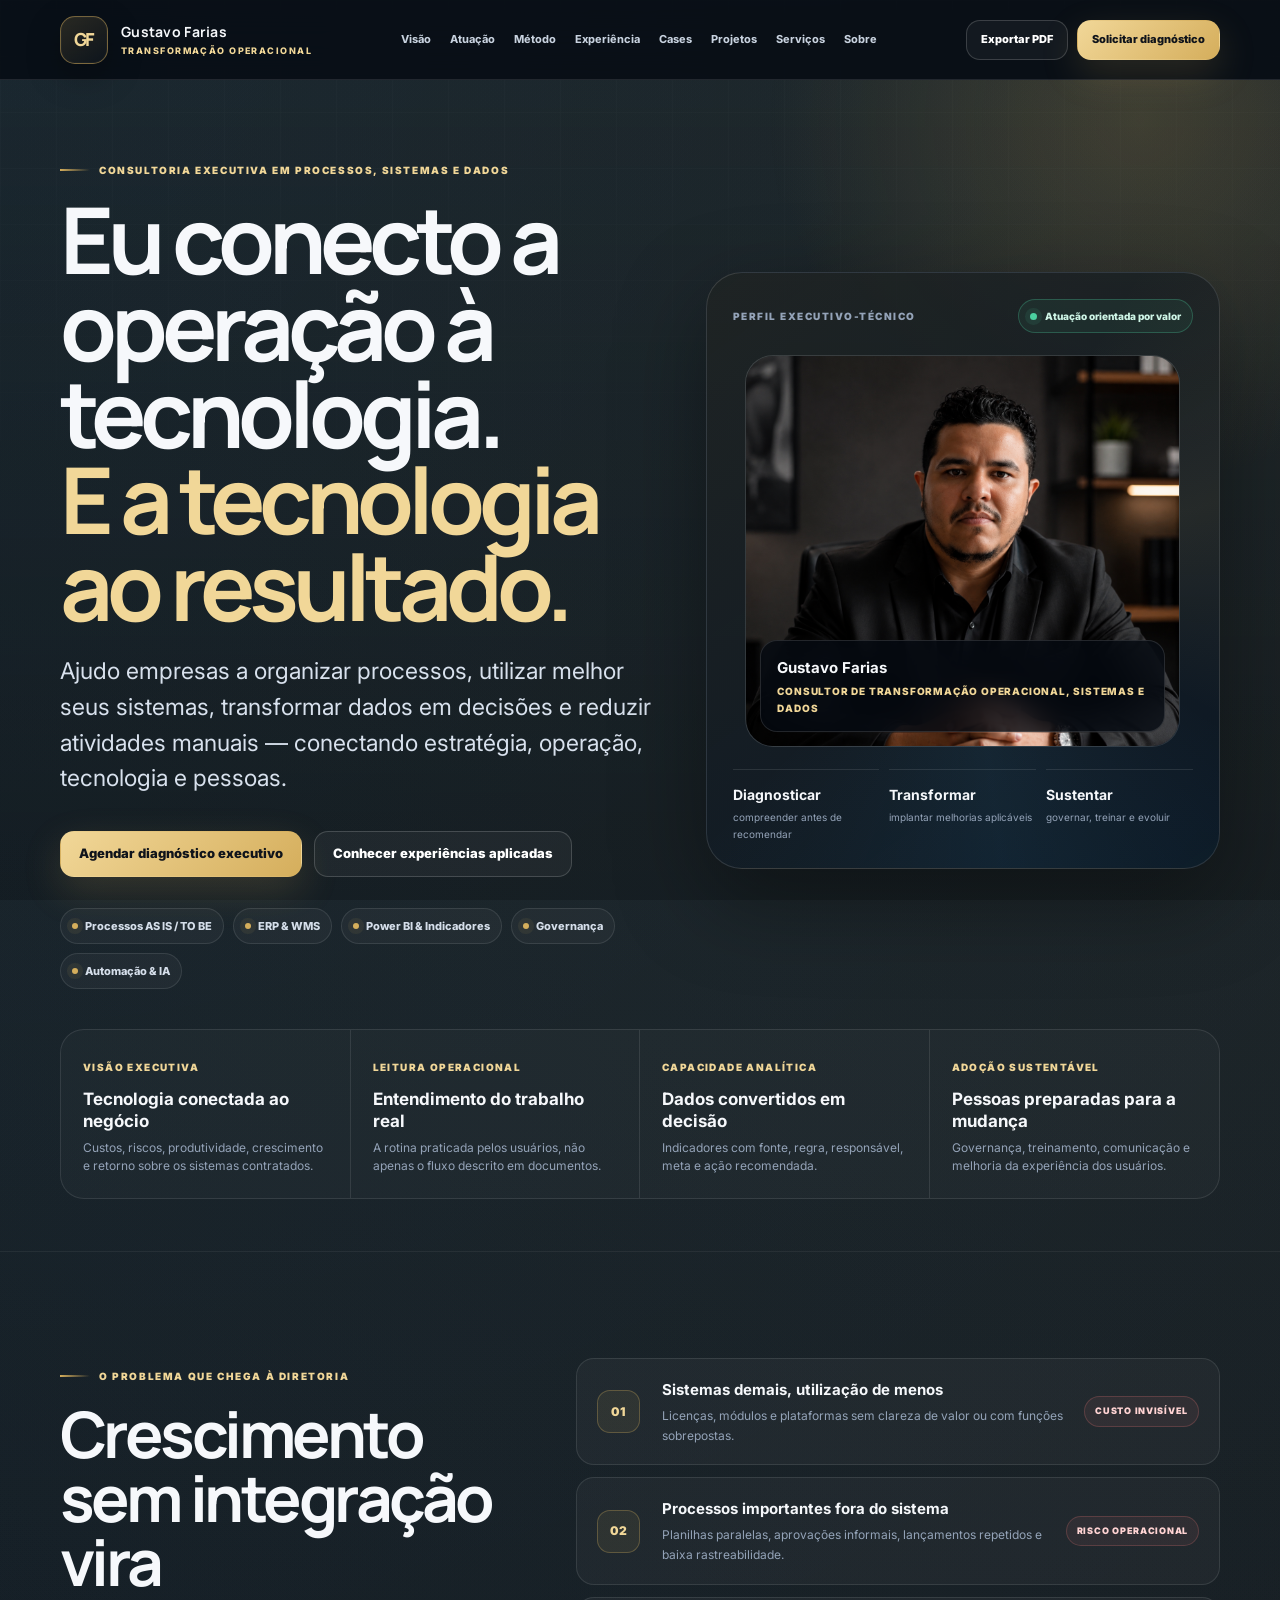
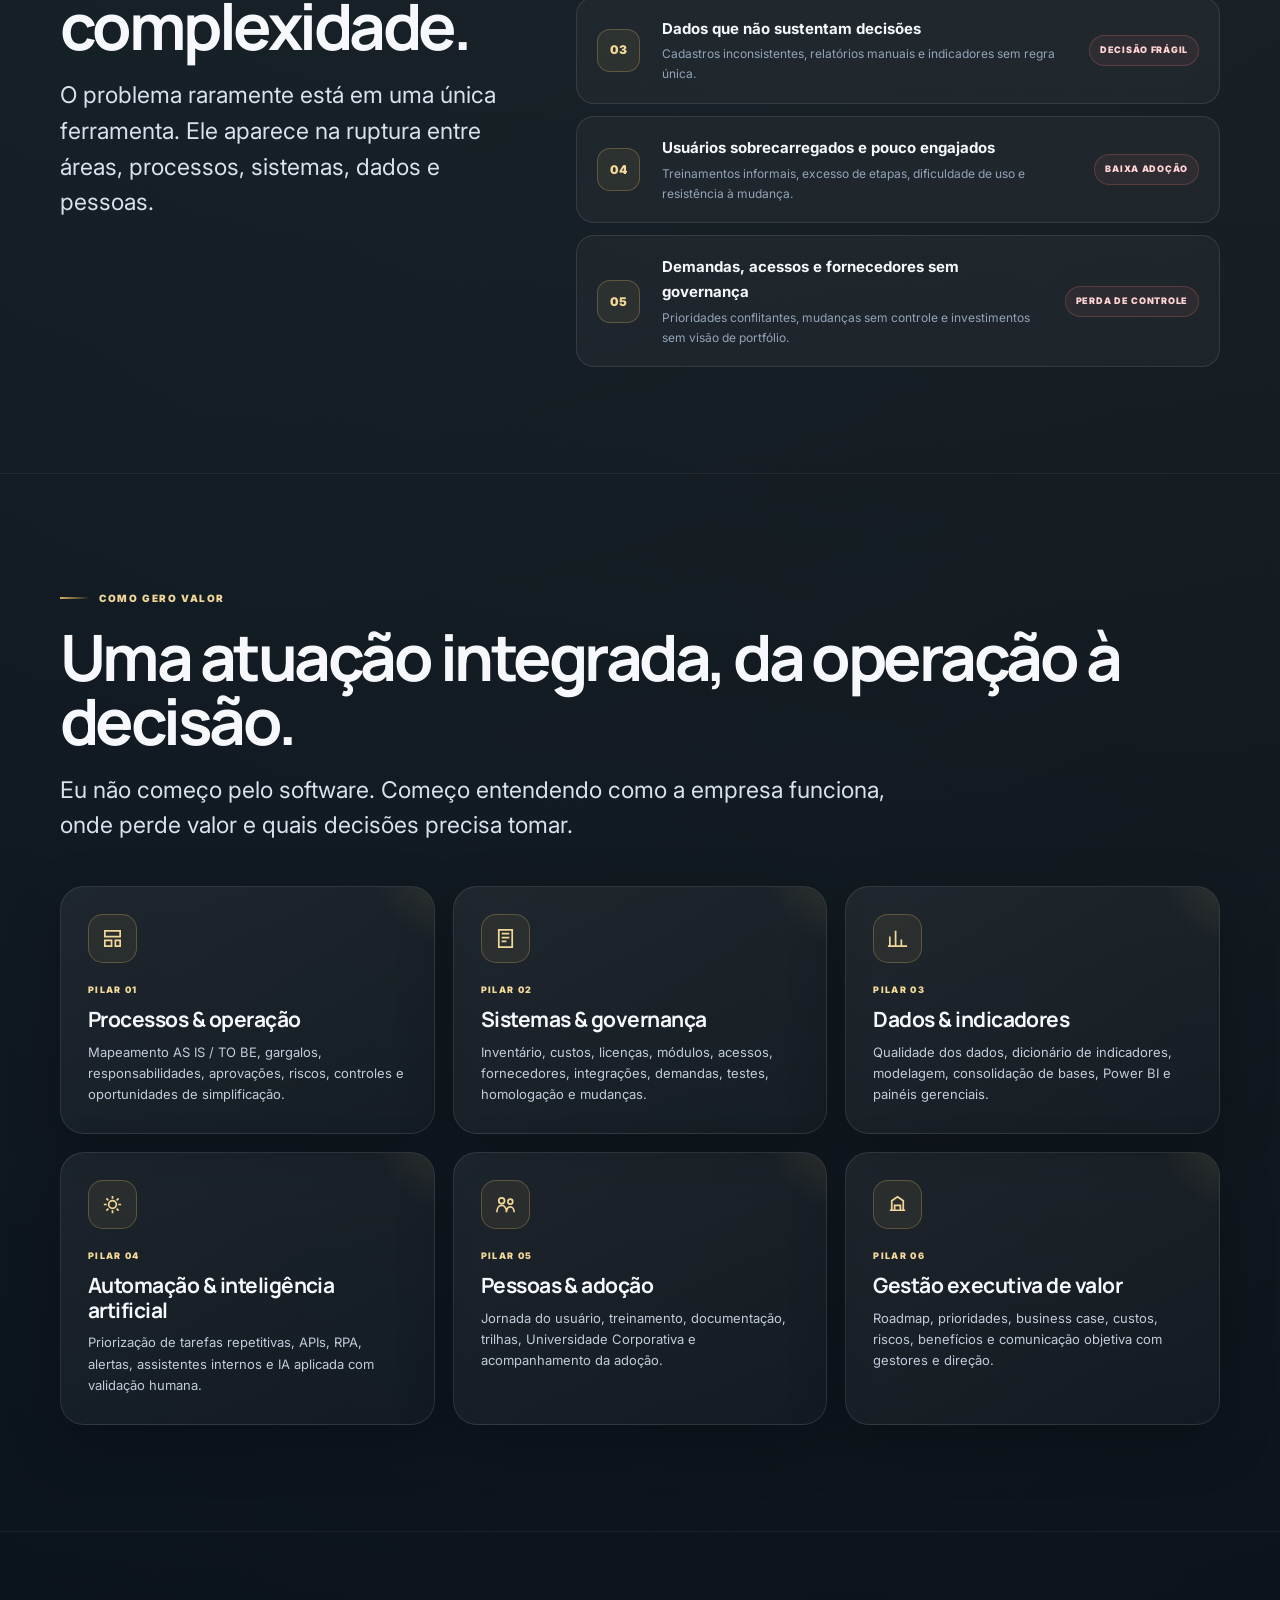
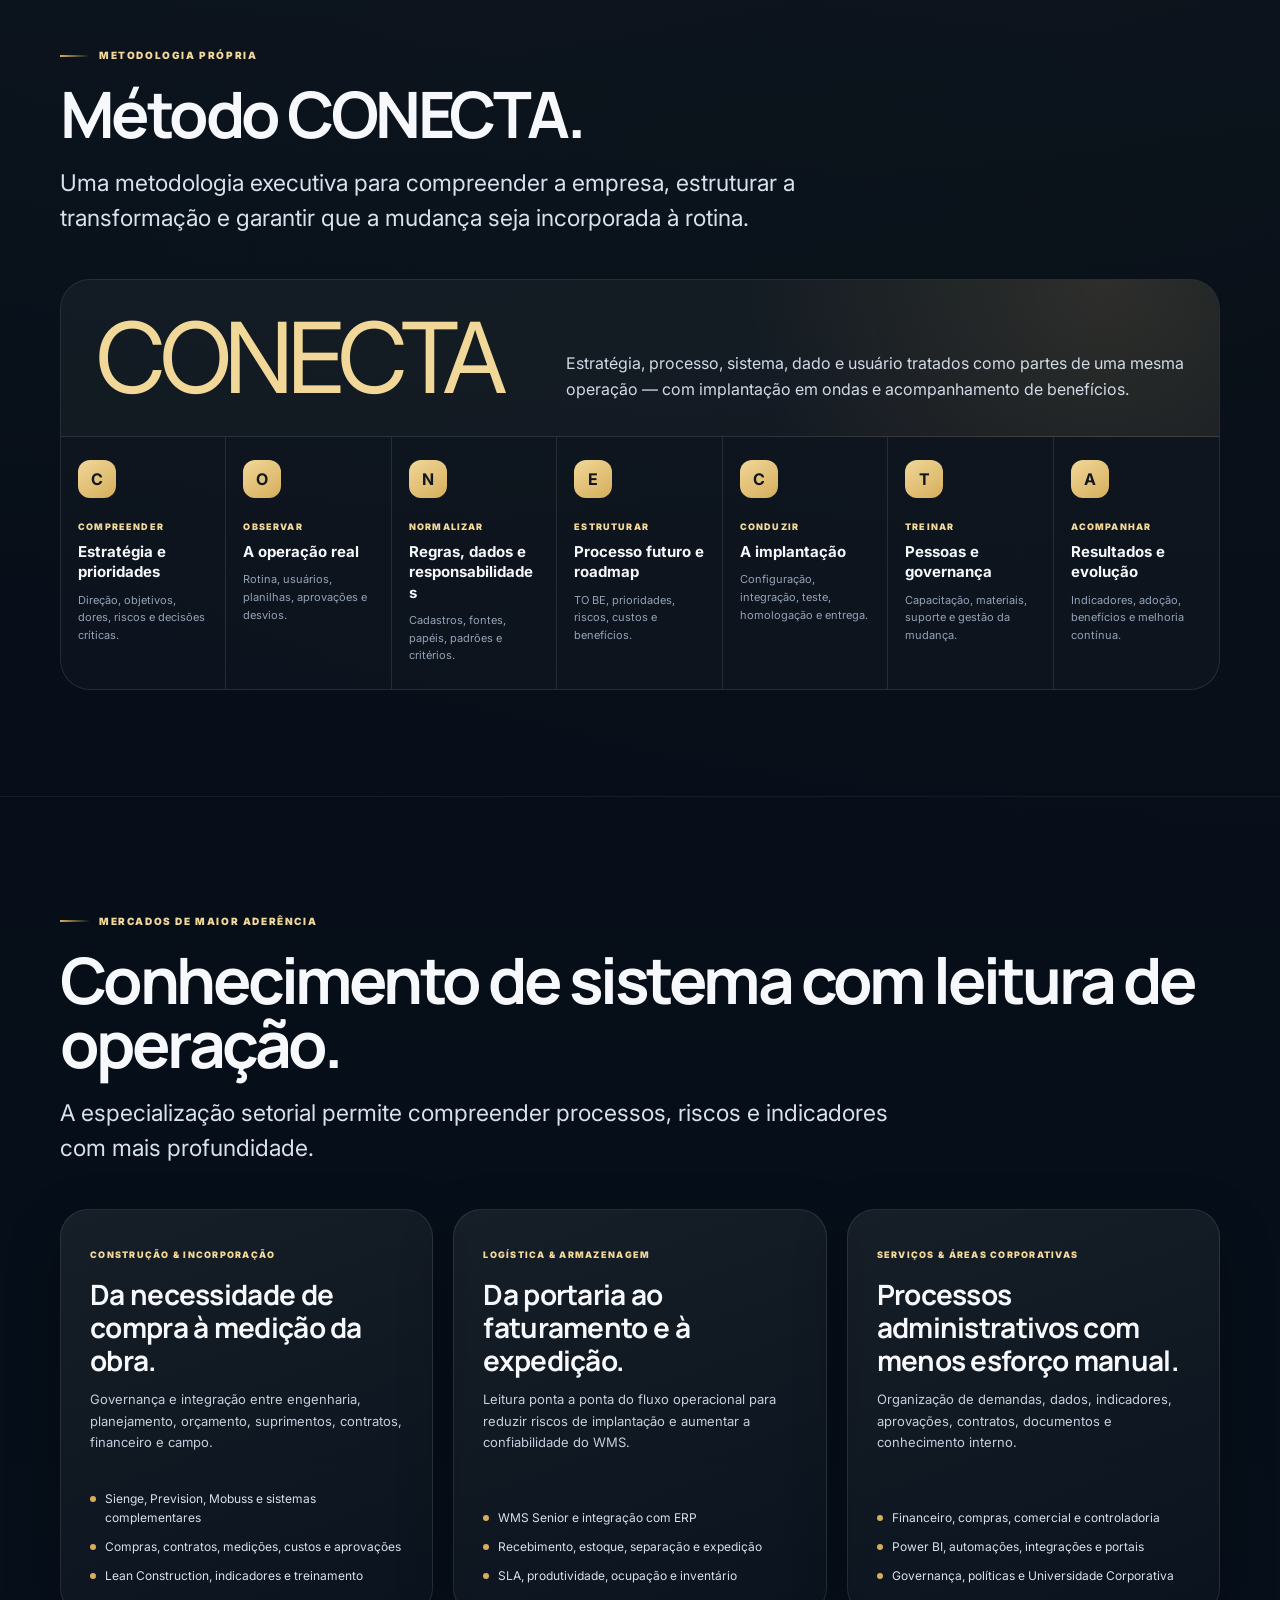
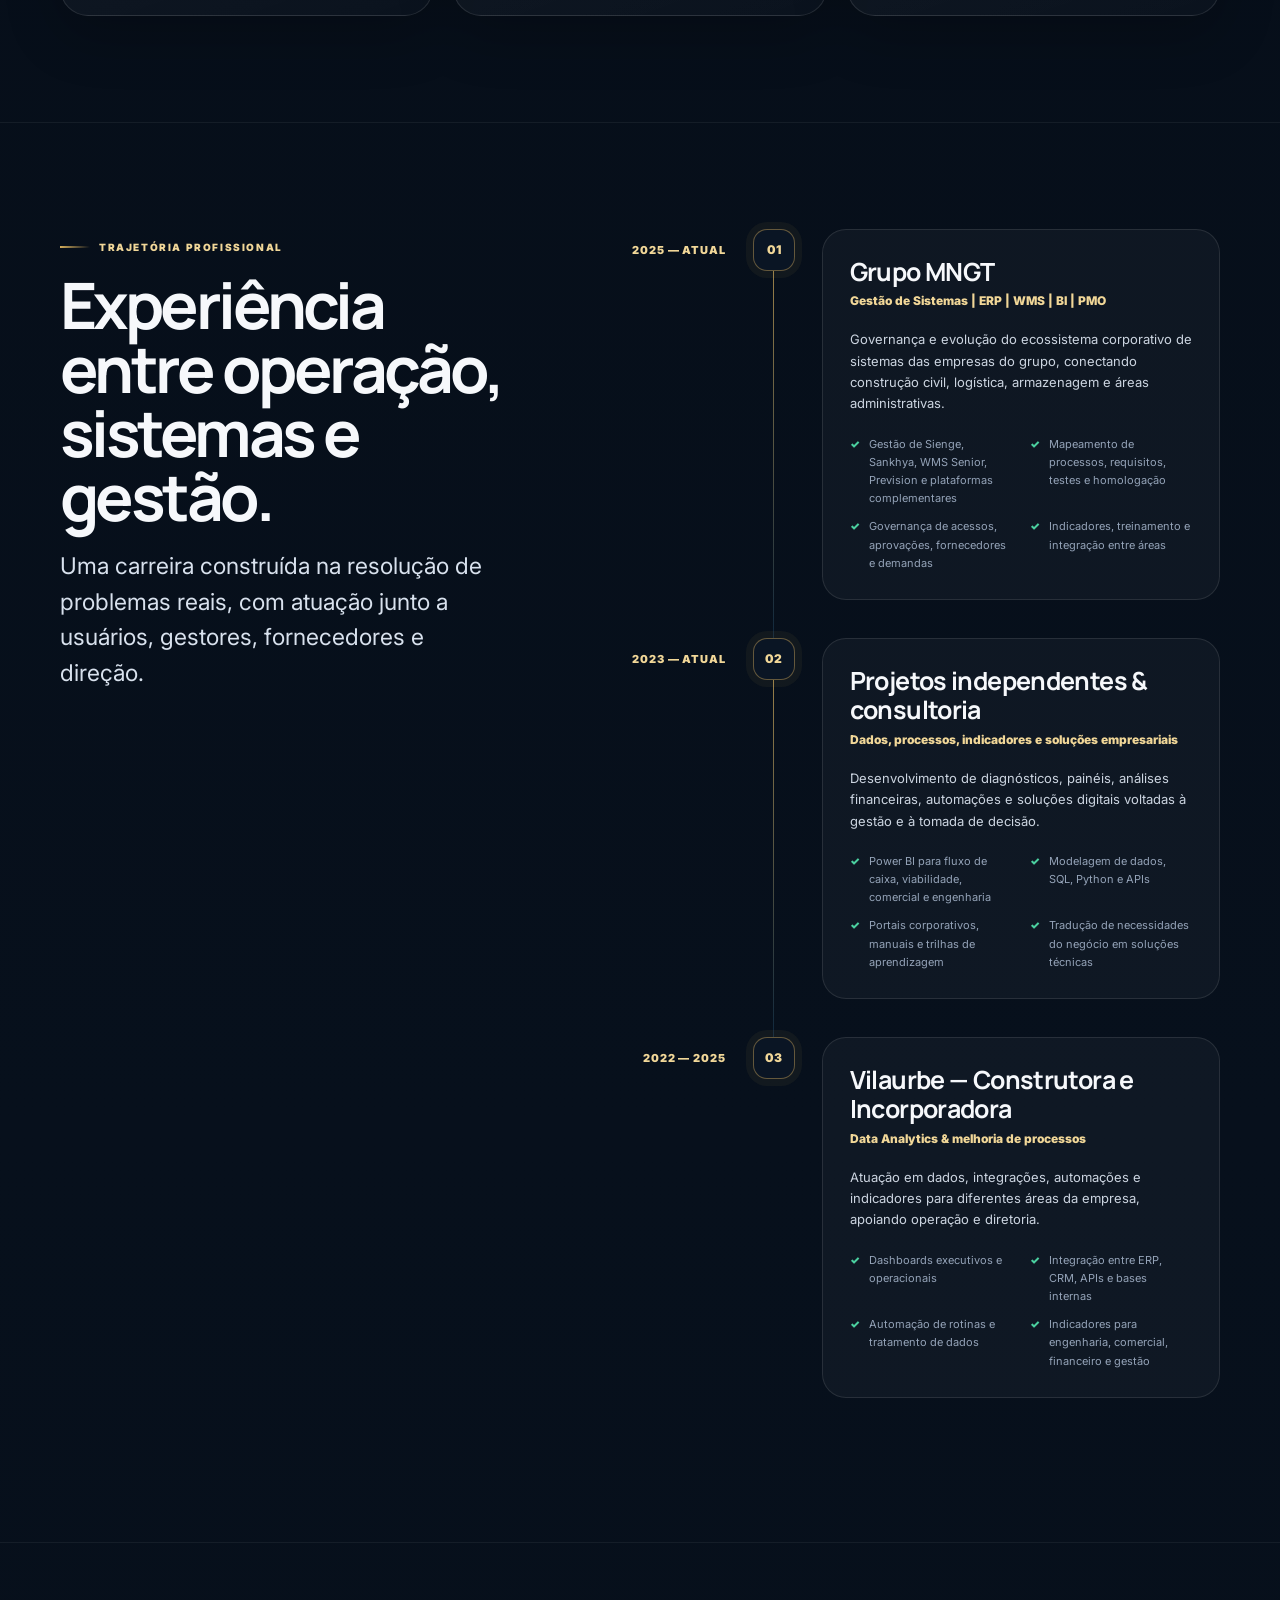
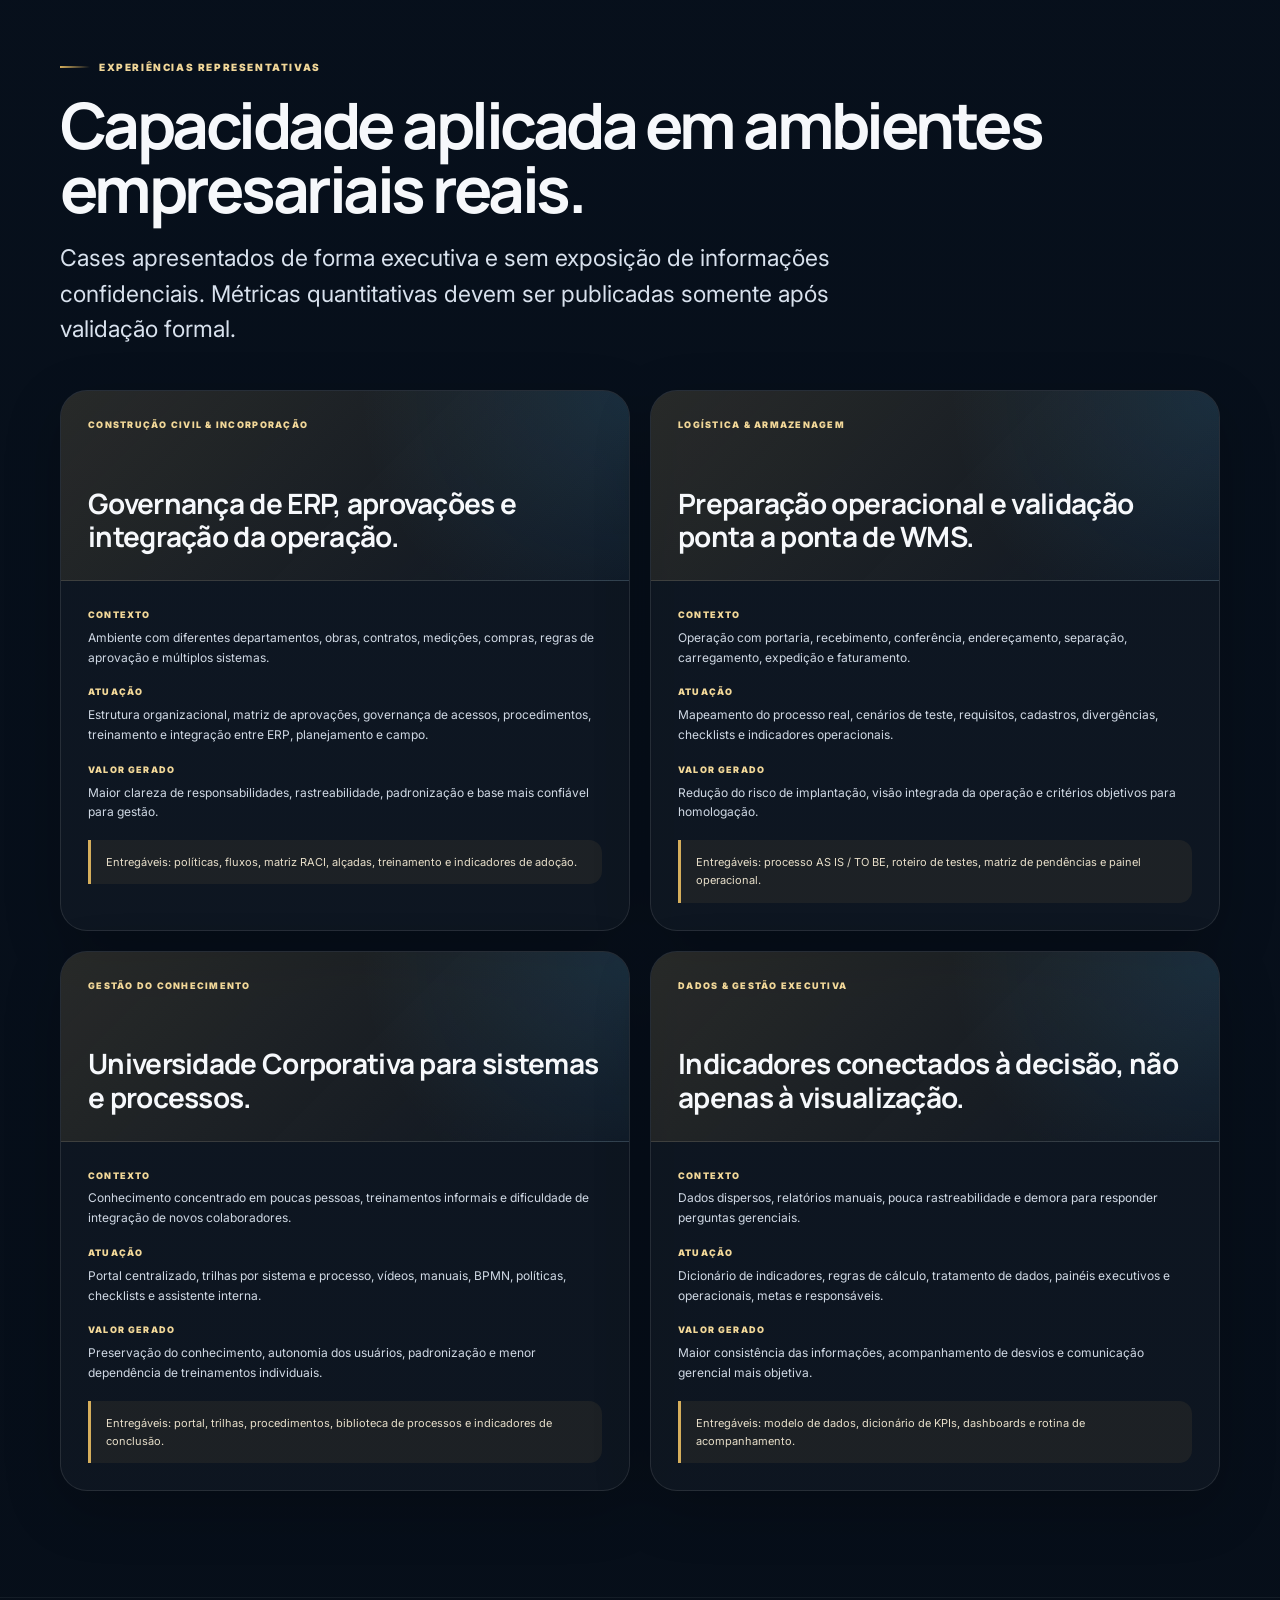
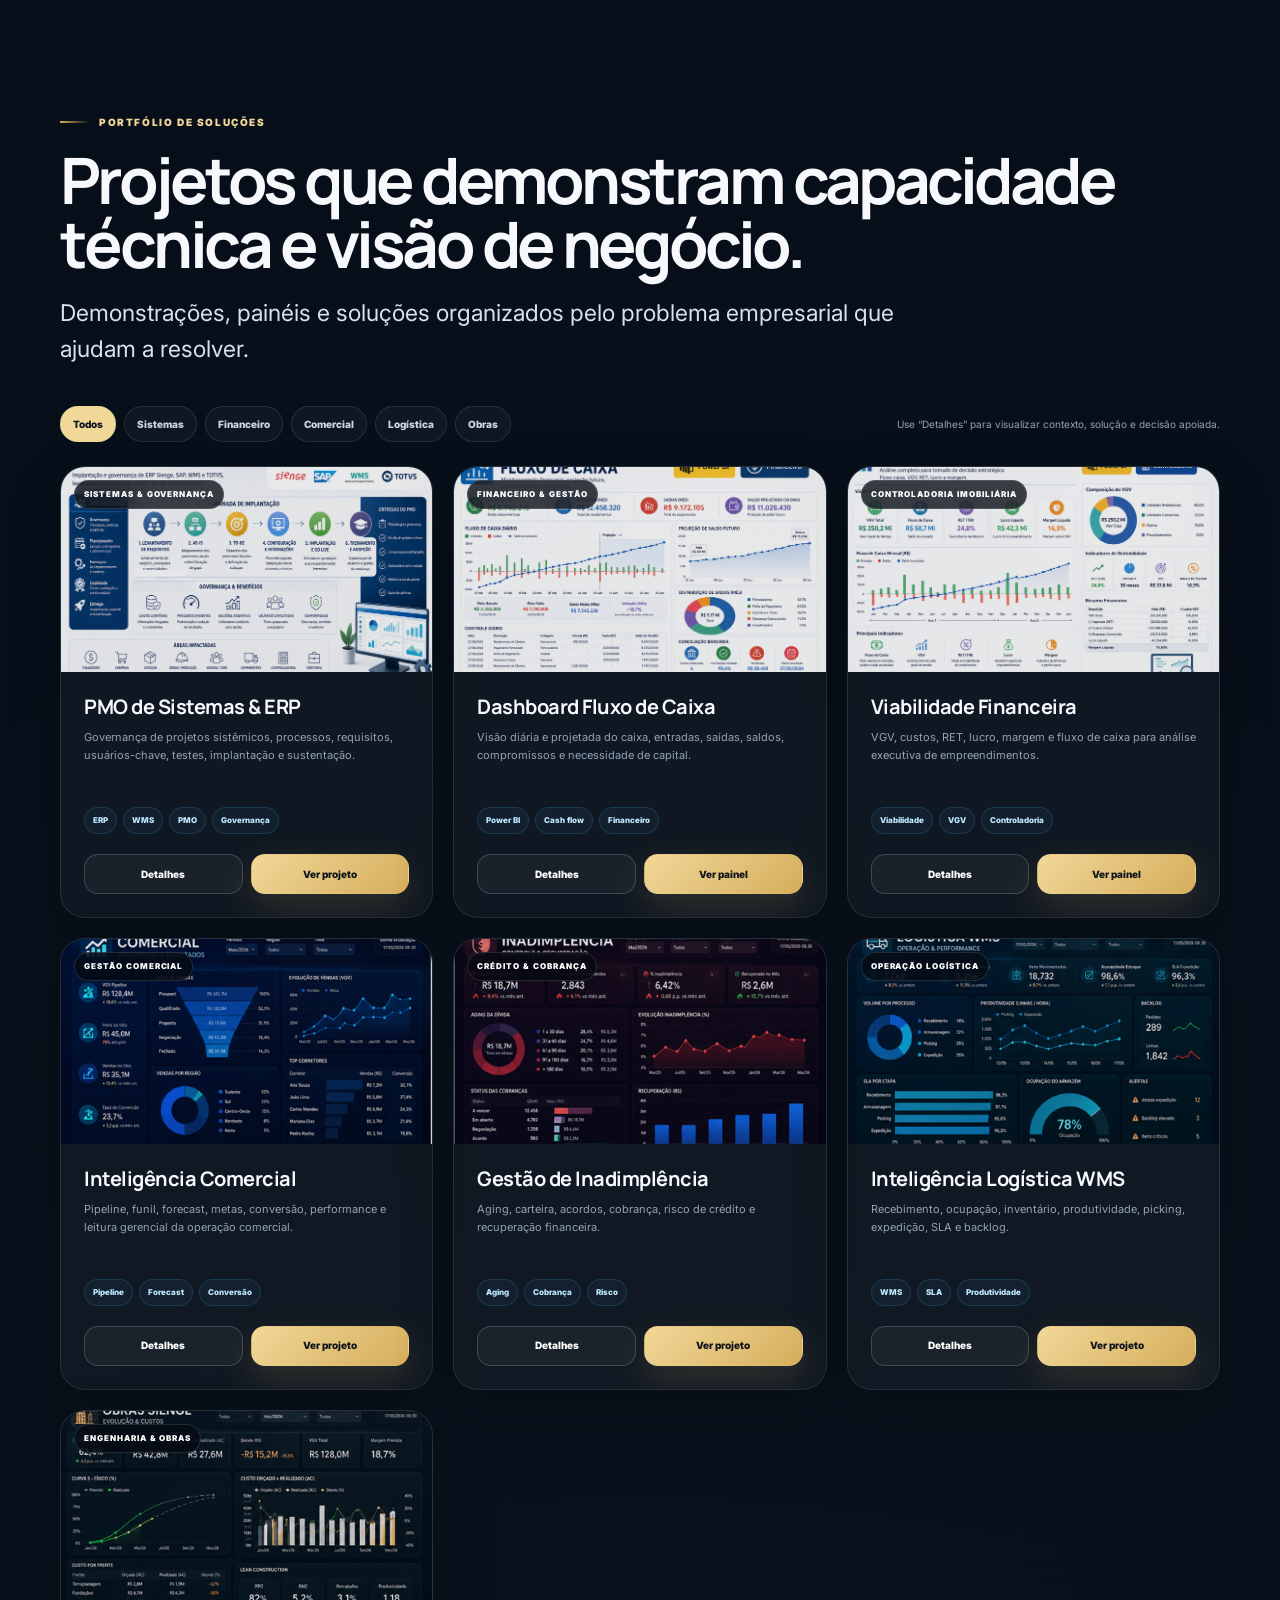
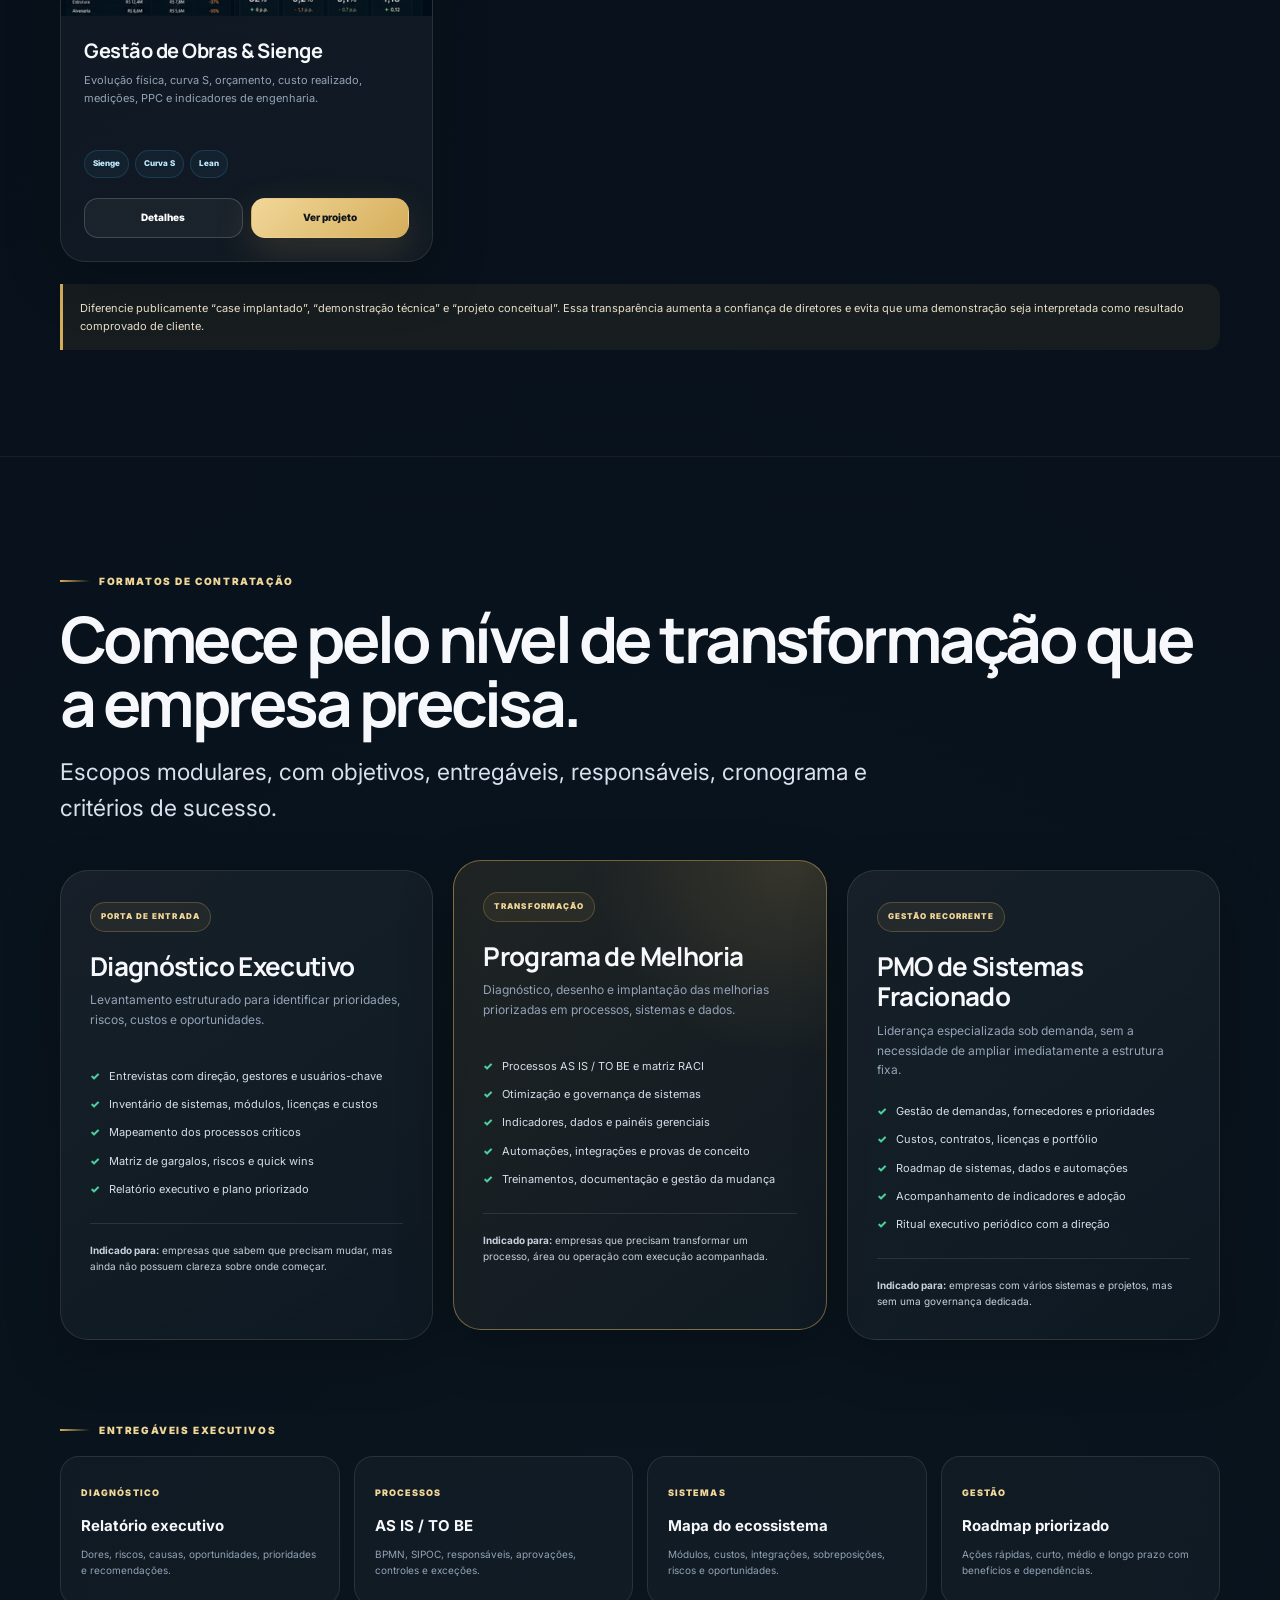
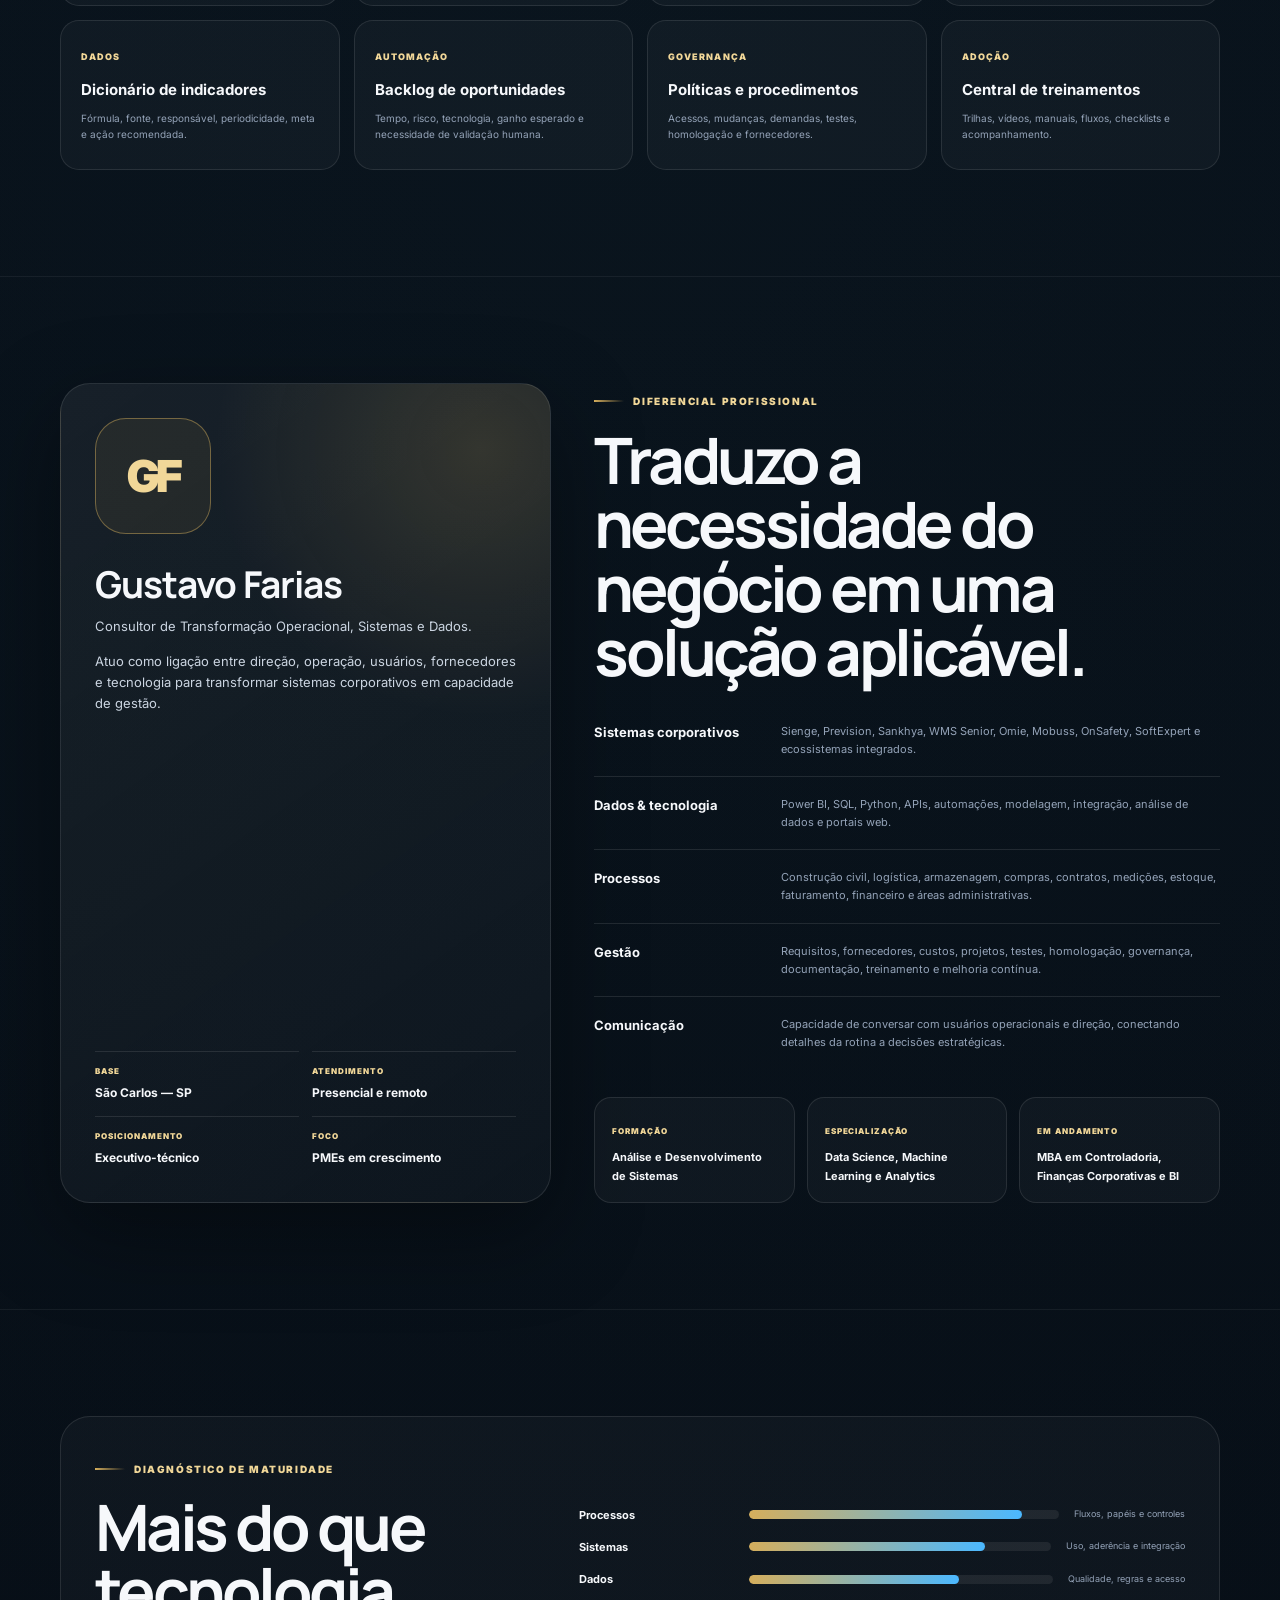
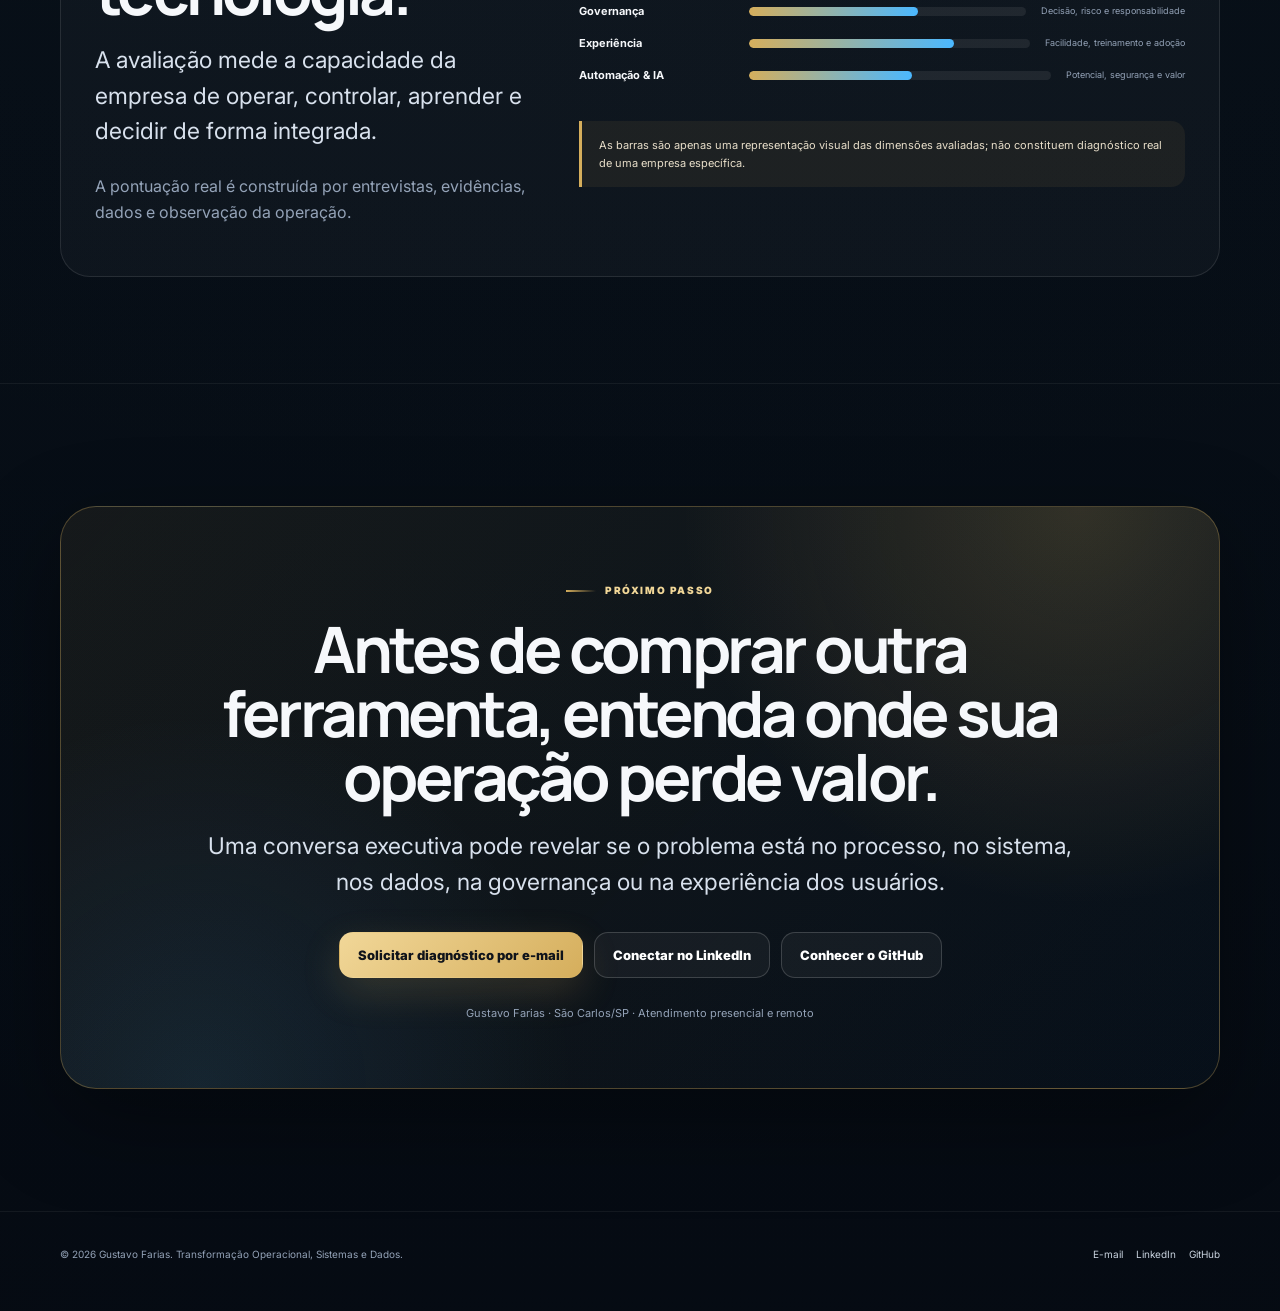
<file: backup-portfolio-anterior.html>
<!DOCTYPE html>
<html lang="pt-BR">
<head>
  <meta charset="UTF-8">
  <meta name="viewport" content="width=device-width, initial-scale=1.0">
  <meta name="description" content="Gustavo Farias — Consultoria executiva em transformação operacional, sistemas corporativos, processos, dados, indicadores, automação e governança.">
  <meta name="theme-color" content="#07101c">
  <title>Gustavo Farias | Transformação Operacional, Sistemas e Dados</title>

  <link rel="preconnect" href="https://fonts.googleapis.com">
  <link rel="preconnect" href="https://fonts.gstatic.com" crossorigin>
  <link href="https://fonts.googleapis.com/css2?family=Inter:wght@400;500;600;700;800;900&family=Manrope:wght@600;700;800&display=swap" rel="stylesheet">

  <style>
    :root{
      --bg:#050a12;
      --bg-2:#07101c;
      --surface:#0c1726;
      --surface-2:#101d30;
      --surface-3:#15243a;
      --line:rgba(255,255,255,.10);
      --line-strong:rgba(255,255,255,.17);
      --text:#f6f8fb;
      --soft:#d9e1ec;
      --muted:#94a3b8;
      --gold:#d5ae5c;
      --gold-2:#f1d798;
      --gold-dark:#9b7029;
      --blue:#4bb8ff;
      --cyan:#72e7ea;
      --green:#4bd0a0;
      --red:#ff7d7d;
      --shadow:0 30px 90px rgba(0,0,0,.36);
      --shadow-soft:0 18px 55px rgba(0,0,0,.22);
      --radius-xl:34px;
      --radius-lg:24px;
      --radius-md:17px;
      --max:1240px;
    }

    *{box-sizing:border-box}
    html{scroll-behavior:smooth;scroll-padding-top:92px}
    body{
      margin:0;
      min-height:100vh;
      overflow-x:hidden;
      color:var(--text);
      font-family:Inter,system-ui,-apple-system,BlinkMacSystemFont,"Segoe UI",sans-serif;
      line-height:1.65;
      background:
        radial-gradient(circle at 0% 0%,rgba(75,184,255,.11),transparent 27%),
        radial-gradient(circle at 100% 2%,rgba(213,174,92,.12),transparent 28%),
        radial-gradient(circle at 50% 80%,rgba(114,231,234,.04),transparent 28%),
        linear-gradient(180deg,#040911 0%,#07101c 42%,#050a12 100%);
    }

    body::before{
      content:"";
      position:fixed;
      inset:0;
      z-index:-2;
      pointer-events:none;
      opacity:.028;
      background-image:
        linear-gradient(rgba(255,255,255,.7) 1px,transparent 1px),
        linear-gradient(90deg,rgba(255,255,255,.7) 1px,transparent 1px);
      background-size:56px 56px;
      mask-image:linear-gradient(to bottom,black,transparent 76%);
    }

    body::after{
      content:"";
      position:fixed;
      inset:0;
      z-index:-3;
      pointer-events:none;
      background:linear-gradient(180deg,transparent 0%,rgba(0,0,0,.18) 100%);
    }

    a{color:inherit}
    img{max-width:100%;display:block}
    button,input{font:inherit}
    button{color:inherit}
    ::selection{background:rgba(213,174,92,.35);color:#fff}

    .container{
      width:min(var(--max),calc(100% - 40px));
      margin-inline:auto;
    }

    .skip-link{
      position:fixed;
      top:-80px;
      left:18px;
      z-index:9999;
      padding:12px 16px;
      color:#0b111a;
      font-weight:900;
      text-decoration:none;
      background:var(--gold-2);
      border-radius:12px;
    }
    .skip-link:focus{top:18px}

    .progress{
      position:fixed;
      inset:0 auto auto 0;
      z-index:100;
      width:0;
      height:3px;
      background:linear-gradient(90deg,var(--gold),var(--gold-2),var(--blue));
      box-shadow:0 0 18px rgba(213,174,92,.55);
    }

    header{
      position:fixed;
      inset:0 0 auto 0;
      z-index:80;
      height:80px;
      display:flex;
      align-items:center;
      border-bottom:1px solid var(--line);
      background:rgba(4,9,17,.78);
      backdrop-filter:blur(18px);
    }

    .nav-shell{
      width:min(var(--max),calc(100% - 40px));
      margin-inline:auto;
      display:flex;
      align-items:center;
      justify-content:space-between;
      gap:26px;
    }

    .brand{
      display:flex;
      align-items:center;
      gap:13px;
      min-width:max-content;
      text-decoration:none;
    }

    .brand-mark{
      width:48px;
      height:48px;
      display:grid;
      place-items:center;
      border:1px solid rgba(213,174,92,.50);
      border-radius:15px;
      color:var(--gold-2);
      font-family:Manrope,sans-serif;
      font-size:18px;
      font-weight:900;
      letter-spacing:-.08em;
      background:
        linear-gradient(145deg,rgba(213,174,92,.16),rgba(255,255,255,.025));
      box-shadow:inset 0 0 0 1px rgba(255,255,255,.025),0 12px 34px rgba(0,0,0,.25);
    }

    .brand-copy strong{
      display:block;
      font-family:Manrope,sans-serif;
      font-size:14px;
      letter-spacing:.02em;
    }

    .brand-copy span{
      display:block;
      margin-top:1px;
      color:var(--gold-2);
      font-size:9px;
      font-weight:800;
      letter-spacing:.16em;
      text-transform:uppercase;
    }

    .desktop-nav{
      display:flex;
      align-items:center;
      gap:3px;
    }

    .desktop-nav a{
      padding:10px 11px;
      border-radius:11px;
      color:#c8d2df;
      font-size:12px;
      font-weight:750;
      text-decoration:none;
      transition:.22s ease;
    }

    .desktop-nav a:hover,
    .desktop-nav a.active{
      color:#fff;
      background:rgba(213,174,92,.11);
    }

    .nav-actions{
      display:flex;
      align-items:center;
      gap:9px;
      min-width:max-content;
    }

    .btn{
      min-height:46px;
      display:inline-flex;
      align-items:center;
      justify-content:center;
      gap:9px;
      padding:0 18px;
      border:1px solid var(--line-strong);
      border-radius:14px;
      color:#fff;
      font-size:13px;
      font-weight:850;
      text-decoration:none;
      cursor:pointer;
      background:rgba(255,255,255,.045);
      transition:transform .2s ease,border-color .2s ease,background .2s ease;
    }

    .btn:hover{
      transform:translateY(-2px);
      border-color:rgba(213,174,92,.55);
      background:rgba(255,255,255,.07);
    }

    .btn-primary{
      color:#10141b;
      border-color:transparent;
      background:linear-gradient(135deg,var(--gold-2),var(--gold));
      box-shadow:0 14px 38px rgba(213,174,92,.18);
    }

    .btn-primary:hover{
      border-color:transparent;
      background:linear-gradient(135deg,#f8e4b3,var(--gold));
    }

    .btn-small{
      min-height:40px;
      padding:0 14px;
      font-size:11px;
    }

    .menu-btn{display:none}

    .mobile-nav{
      display:none;
      position:fixed;
      inset:80px 0 auto 0;
      z-index:79;
      padding:14px 20px 20px;
      border-bottom:1px solid var(--line);
      background:rgba(4,9,17,.98);
      backdrop-filter:blur(18px);
    }

    .mobile-nav.open{
      display:grid;
      grid-template-columns:repeat(2,1fr);
      gap:8px;
    }

    .mobile-nav a{
      padding:12px;
      border-radius:12px;
      color:#dbe4ef;
      font-size:13px;
      font-weight:750;
      text-decoration:none;
      background:rgba(255,255,255,.04);
    }

    main{padding-top:80px}
    section{
      position:relative;
      padding:106px 0;
      border-bottom:1px solid rgba(255,255,255,.06);
    }

    h1,h2,h3,p{margin-top:0}
    h1,h2,h3{
      font-family:Manrope,Inter,sans-serif;
    }

    h1{
      max-width:950px;
      margin-bottom:25px;
      font-size:clamp(48px,7.2vw,98px);
      line-height:.94;
      letter-spacing:-.065em;
    }

    h2{
      margin-bottom:20px;
      font-size:clamp(38px,5vw,67px);
      line-height:1;
      letter-spacing:-.055em;
    }

    h3{
      line-height:1.18;
      letter-spacing:-.025em;
    }

    .lead{
      max-width:870px;
      color:#d8e1ed;
      font-size:clamp(18px,2vw,23px);
      line-height:1.55;
    }

    .muted{color:var(--muted)}
    .gold{color:var(--gold-2)}

    .eyebrow{
      display:inline-flex;
      align-items:center;
      gap:9px;
      margin-bottom:18px;
      color:var(--gold-2);
      font-size:10px;
      font-weight:900;
      letter-spacing:.16em;
      text-transform:uppercase;
    }

    .eyebrow::before{
      content:"";
      width:30px;
      height:2px;
      background:linear-gradient(90deg,var(--gold),transparent);
    }

    .section-grid{
      display:grid;
      grid-template-columns:.82fr 1.18fr;
      gap:68px;
      align-items:start;
    }

    .section-head{
      position:sticky;
      top:116px;
    }

    .hero{
      min-height:calc(100vh - 80px);
      padding:72px 0 52px;
      display:flex;
      align-items:center;
      overflow:hidden;
    }

    .hero::before{
      content:"";
      position:absolute;
      width:800px;
      height:800px;
      top:-360px;
      right:-260px;
      border-radius:50%;
      pointer-events:none;
      background:radial-gradient(circle,rgba(213,174,92,.18),transparent 66%);
    }

    .hero-grid{
      display:grid;
      grid-template-columns:1.08fr .92fr;
      gap:60px;
      align-items:center;
    }

    .hero h1 span{
      display:block;
      color:var(--gold-2);
    }

    .hero-actions{
      display:flex;
      flex-wrap:wrap;
      gap:12px;
      margin-top:34px;
    }

    .hero-tags{
      display:flex;
      flex-wrap:wrap;
      gap:9px;
      margin-top:31px;
    }

    .tag{
      display:inline-flex;
      align-items:center;
      gap:7px;
      padding:8px 11px;
      border:1px solid var(--line);
      border-radius:999px;
      color:#d5deea;
      font-size:11px;
      font-weight:800;
      background:rgba(255,255,255,.035);
    }

    .tag::before{
      content:"";
      width:6px;
      height:6px;
      border-radius:50%;
      background:var(--gold);
      box-shadow:0 0 0 5px rgba(213,174,92,.08);
    }

    .hero-visual{
      position:relative;
      min-height:626px;
      padding:26px;
      overflow:hidden;
      border:1px solid rgba(255,255,255,.13);
      border-radius:36px;
      background:
        linear-gradient(145deg,rgba(213,174,92,.10),rgba(75,184,255,.035)),
        rgba(7,16,28,.82);
      box-shadow:var(--shadow);
    }

    .hero-visual::before{
      content:"";
      position:absolute;
      inset:-35%;
      background:
        conic-gradient(from 30deg,transparent,rgba(213,174,92,.09),transparent 25%,rgba(75,184,255,.07),transparent 54%);
      animation:spin 20s linear infinite;
    }

    @keyframes spin{to{transform:rotate(1turn)}}

    .visual-inner{
      position:relative;
      z-index:2;
      height:100%;
      display:grid;
      grid-template-rows:auto 1fr auto;
      gap:22px;
    }

    .visual-top{
      display:flex;
      align-items:center;
      justify-content:space-between;
      gap:18px;
    }

    .visual-label{
      color:var(--muted);
      font-size:10px;
      font-weight:900;
      letter-spacing:.15em;
      text-transform:uppercase;
    }

    .status{
      display:inline-flex;
      align-items:center;
      gap:8px;
      padding:8px 11px;
      border:1px solid rgba(75,208,160,.28);
      border-radius:999px;
      color:#cef5e6;
      font-size:10px;
      font-weight:850;
      background:rgba(75,208,160,.07);
    }

    .status i{
      width:7px;
      height:7px;
      border-radius:50%;
      background:var(--green);
      box-shadow:0 0 0 5px rgba(75,208,160,.09);
    }

    .portrait-wrap{
      position:relative;
      align-self:center;
      width:100%;
      max-width:435px;
      min-height:390px;
      margin-inline:auto;
      display:flex;
      align-items:flex-end;
      justify-content:center;
      overflow:hidden;
      border:1px solid var(--line);
      border-radius:28px;
      background:
        radial-gradient(circle at 50% 30%,rgba(213,174,92,.18),transparent 34%),
        linear-gradient(145deg,rgba(255,255,255,.055),rgba(255,255,255,.018));
    }

    .portrait-wrap img{
      width:100%;
      height:390px;
      object-fit:cover;
      object-position:center top;
      transition:transform .5s ease;
    }

    .portrait-wrap:hover img{transform:scale(1.025)}

    .portrait-fallback{
      position:absolute;
      inset:0;
      display:none;
      place-items:center;
      text-align:center;
      background:
        radial-gradient(circle at 50% 25%,rgba(213,174,92,.16),transparent 34%),
        linear-gradient(145deg,#122039,#081321);
    }

    .portrait-fallback strong{
      display:block;
      color:var(--gold-2);
      font-size:74px;
      line-height:1;
      letter-spacing:-.08em;
    }

    .portrait-fallback span{
      display:block;
      margin-top:14px;
      color:var(--muted);
      font-size:12px;
      font-weight:750;
      letter-spacing:.12em;
      text-transform:uppercase;
    }

    .portrait-caption{
      position:absolute;
      inset:auto 14px 14px 14px;
      z-index:3;
      padding:15px 16px;
      border:1px solid rgba(255,255,255,.12);
      border-radius:17px;
      background:rgba(4,9,17,.78);
      backdrop-filter:blur(14px);
    }

    .portrait-caption strong{
      display:block;
      font-size:15px;
    }

    .portrait-caption span{
      display:block;
      margin-top:3px;
      color:var(--gold-2);
      font-size:10px;
      font-weight:850;
      letter-spacing:.08em;
      text-transform:uppercase;
    }

    .visual-footer{
      display:grid;
      grid-template-columns:repeat(3,1fr);
      gap:10px;
    }

    .visual-footer div{
      padding-top:13px;
      border-top:1px solid var(--line);
    }

    .visual-footer strong{
      display:block;
      font-size:14px;
    }

    .visual-footer span{
      display:block;
      margin-top:3px;
      color:var(--muted);
      font-size:10px;
    }

    .executive-strip{
      margin-top:40px;
      display:grid;
      grid-template-columns:repeat(4,1fr);
      overflow:hidden;
      border:1px solid var(--line);
      border-radius:24px;
      background:rgba(255,255,255,.025);
    }

    .executive-strip article{
      min-height:138px;
      padding:22px;
      border-right:1px solid var(--line);
    }

    .executive-strip article:last-child{border-right:0}

    .executive-strip span{
      color:var(--gold-2);
      font-size:10px;
      font-weight:900;
      letter-spacing:.14em;
      text-transform:uppercase;
    }

    .executive-strip strong{
      display:block;
      margin-top:9px;
      font-size:17px;
      line-height:1.3;
    }

    .executive-strip p{
      margin:7px 0 0;
      color:var(--muted);
      font-size:12px;
      line-height:1.55;
    }

    .problem-list{
      display:grid;
      gap:12px;
    }

    .problem-item{
      display:grid;
      grid-template-columns:48px 1fr auto;
      gap:17px;
      align-items:center;
      padding:19px 20px;
      border:1px solid var(--line);
      border-radius:18px;
      background:rgba(255,255,255,.035);
      transition:.22s ease;
    }

    .problem-item:hover{
      transform:translateX(4px);
      border-color:rgba(213,174,92,.40);
      background:rgba(213,174,92,.055);
    }

    .number-box{
      width:43px;
      height:43px;
      display:grid;
      place-items:center;
      border:1px solid rgba(213,174,92,.30);
      border-radius:13px;
      color:var(--gold-2);
      font-size:12px;
      font-weight:900;
      background:rgba(213,174,92,.08);
    }

    .problem-item strong{
      display:block;
      font-size:15px;
    }

    .problem-item p{
      margin:3px 0 0;
      color:var(--muted);
      font-size:12px;
    }

    .impact{
      white-space:nowrap;
      padding:7px 10px;
      border:1px solid rgba(255,125,125,.21);
      border-radius:999px;
      color:#ffd3d3;
      font-size:9px;
      font-weight:900;
      letter-spacing:.08em;
      text-transform:uppercase;
      background:rgba(255,125,125,.07);
    }

    .cards{
      display:grid;
      grid-template-columns:repeat(3,1fr);
      gap:18px;
    }

    .card{
      position:relative;
      padding:27px;
      overflow:hidden;
      border:1px solid var(--line);
      border-radius:var(--radius-lg);
      background:
        linear-gradient(145deg,rgba(255,255,255,.058),rgba(255,255,255,.022));
      box-shadow:var(--shadow-soft);
      transition:transform .25s ease,border-color .25s ease,background .25s ease;
    }

    .card:hover{
      transform:translateY(-5px);
      border-color:rgba(213,174,92,.42);
      background:
        linear-gradient(145deg,rgba(213,174,92,.075),rgba(255,255,255,.026));
    }

    .card::after{
      content:"";
      position:absolute;
      width:160px;
      height:160px;
      top:-100px;
      right:-100px;
      border-radius:50%;
      pointer-events:none;
      background:radial-gradient(circle,rgba(213,174,92,.15),transparent 70%);
    }

    .icon{
      width:49px;
      height:49px;
      display:grid;
      place-items:center;
      border:1px solid rgba(213,174,92,.30);
      border-radius:15px;
      color:var(--gold-2);
      background:rgba(213,174,92,.08);
    }

    .icon svg{
      width:23px;
      height:23px;
      fill:none;
      stroke:currentColor;
      stroke-width:1.8;
    }

    .card-kicker{
      margin-top:20px;
      color:var(--gold-2);
      font-size:9px;
      font-weight:900;
      letter-spacing:.15em;
      text-transform:uppercase;
    }

    .card h3{
      margin:9px 0 10px;
      font-size:21px;
    }

    .card p{
      margin-bottom:0;
      color:#c2ccda;
      font-size:13px;
    }

    .method-shell{
      border:1px solid var(--line);
      border-radius:30px;
      overflow:hidden;
      background:rgba(255,255,255,.025);
    }

    .method-head{
      display:grid;
      grid-template-columns:.82fr 1.18fr;
      gap:40px;
      padding:34px;
      border-bottom:1px solid var(--line);
      background:
        radial-gradient(circle at 90% 0%,rgba(213,174,92,.13),transparent 34%),
        rgba(255,255,255,.018);
    }

    .method-word{
      font-size:clamp(56px,8vw,98px);
      line-height:.9;
      letter-spacing:-.075em;
      color:var(--gold-2);
    }

    .method-head p{
      align-self:end;
      margin:0;
      color:#d1dae6;
      font-size:16px;
    }

    .method-steps{
      display:grid;
      grid-template-columns:repeat(7,1fr);
    }

    .method-step{
      min-height:252px;
      padding:23px 17px;
      border-right:1px solid var(--line);
    }

    .method-step:last-child{border-right:0}

    .method-step b{
      width:38px;
      height:38px;
      display:grid;
      place-items:center;
      border-radius:12px;
      color:#111720;
      font-size:16px;
      background:linear-gradient(145deg,var(--gold-2),var(--gold));
    }

    .method-step span{
      display:block;
      margin-top:22px;
      color:var(--gold-2);
      font-size:9px;
      font-weight:900;
      letter-spacing:.13em;
      text-transform:uppercase;
    }

    .method-step strong{
      display:block;
      margin-top:7px;
      font-size:15px;
      line-height:1.35;
    }

    .method-step p{
      margin:9px 0 0;
      color:var(--muted);
      font-size:11px;
      line-height:1.6;
    }

    .sectors{
      display:grid;
      grid-template-columns:repeat(3,1fr);
      gap:20px;
    }

    .sector{
      min-height:340px;
      display:flex;
      flex-direction:column;
      justify-content:space-between;
      padding:29px;
      overflow:hidden;
      border:1px solid var(--line);
      border-radius:28px;
      background:
        linear-gradient(160deg,rgba(255,255,255,.065),rgba(255,255,255,.02));
      box-shadow:var(--shadow-soft);
    }

    .sector small{
      color:var(--gold-2);
      font-size:9px;
      font-weight:900;
      letter-spacing:.14em;
      text-transform:uppercase;
    }

    .sector h3{
      margin:13px 0 12px;
      font-size:28px;
    }

    .sector p{
      color:#c5cfdd;
      font-size:13px;
    }

    .sector ul{
      margin:22px 0 0;
      padding:0;
      list-style:none;
      display:grid;
      gap:9px;
    }

    .sector li{
      display:flex;
      gap:9px;
      color:#d8e0ea;
      font-size:12px;
    }

    .sector li::before{
      content:"";
      width:6px;
      height:6px;
      margin-top:7px;
      flex:0 0 auto;
      border-radius:50%;
      background:var(--gold);
    }

    .timeline{
      display:grid;
      gap:0;
    }

    .timeline-item{
      display:grid;
      grid-template-columns:150px 56px 1fr;
      gap:20px;
      align-items:start;
      padding:0 0 38px;
    }

    .timeline-date{
      padding-top:12px;
      color:var(--gold-2);
      font-size:11px;
      font-weight:900;
      letter-spacing:.08em;
      text-align:right;
      text-transform:uppercase;
    }

    .timeline-axis{
      position:relative;
      min-height:100%;
      display:flex;
      justify-content:center;
    }

    .timeline-axis::after{
      content:"";
      position:absolute;
      top:42px;
      bottom:-38px;
      width:1px;
      background:linear-gradient(180deg,rgba(213,174,92,.7),rgba(75,184,255,.15));
    }

    .timeline-item:last-child .timeline-axis::after{display:none}

    .timeline-dot{
      position:relative;
      z-index:2;
      width:42px;
      height:42px;
      display:grid;
      place-items:center;
      border:1px solid rgba(213,174,92,.44);
      border-radius:14px;
      color:var(--gold-2);
      font-size:12px;
      font-weight:900;
      background:#0a1524;
      box-shadow:0 0 0 7px rgba(213,174,92,.055);
    }

    .experience-card{
      padding:27px;
      border:1px solid var(--line);
      border-radius:24px;
      background:rgba(255,255,255,.035);
    }

    .experience-top{
      display:flex;
      align-items:flex-start;
      justify-content:space-between;
      gap:20px;
    }

    .experience-top h3{
      margin-bottom:5px;
      font-size:25px;
    }

    .role{
      color:var(--gold-2);
      font-size:12px;
      font-weight:850;
    }

    .experience-card > p{
      margin:18px 0 0;
      color:#ccd5e1;
      font-size:13px;
    }

    .experience-points{
      margin-top:20px;
      display:grid;
      grid-template-columns:repeat(2,1fr);
      gap:10px 18px;
    }

    .experience-points div{
      display:flex;
      gap:9px;
      color:var(--muted);
      font-size:11px;
    }

    .experience-points div::before{
      content:"✓";
      color:var(--green);
      font-weight:900;
    }

    .case-grid{
      display:grid;
      grid-template-columns:repeat(2,1fr);
      gap:20px;
    }

    .case{
      overflow:hidden;
      border:1px solid var(--line);
      border-radius:27px;
      background:rgba(255,255,255,.032);
      box-shadow:var(--shadow-soft);
    }

    .case-head{
      min-height:190px;
      padding:27px;
      display:flex;
      flex-direction:column;
      justify-content:space-between;
      border-bottom:1px solid var(--line);
      background:
        radial-gradient(circle at 100% 0%,rgba(75,184,255,.12),transparent 45%),
        linear-gradient(135deg,rgba(213,174,92,.13),transparent);
    }

    .case-head span{
      color:var(--gold-2);
      font-size:9px;
      font-weight:900;
      letter-spacing:.14em;
      text-transform:uppercase;
    }

    .case-head h3{
      max-width:520px;
      margin:24px 0 0;
      font-size:28px;
    }

    .case-body{
      padding:27px;
      display:grid;
      gap:18px;
    }

    .case-line small{
      display:block;
      margin-bottom:5px;
      color:var(--gold-2);
      font-size:9px;
      font-weight:900;
      letter-spacing:.13em;
      text-transform:uppercase;
    }

    .case-line p{
      margin:0;
      color:#d0d9e5;
      font-size:12px;
    }

    .case-proof{
      padding:13px 15px;
      border-left:3px solid var(--gold);
      border-radius:0 13px 13px 0;
      color:#e8dfca;
      font-size:11px;
      background:rgba(213,174,92,.075);
    }

    .portfolio-toolbar{
      display:flex;
      align-items:center;
      justify-content:space-between;
      gap:18px;
      margin:38px 0 24px;
    }

    .filters{
      display:flex;
      flex-wrap:wrap;
      gap:8px;
    }

    .filter-btn{
      padding:9px 12px;
      border:1px solid var(--line);
      border-radius:999px;
      color:#cdd7e3;
      font-size:10px;
      font-weight:850;
      cursor:pointer;
      background:rgba(255,255,255,.035);
    }

    .filter-btn.active,
    .filter-btn:hover{
      color:#121820;
      border-color:transparent;
      background:var(--gold-2);
    }

    .project-grid{
      display:grid;
      grid-template-columns:repeat(3,1fr);
      gap:20px;
    }

    .project{
      overflow:hidden;
      border:1px solid var(--line);
      border-radius:25px;
      background:rgba(255,255,255,.035);
      box-shadow:var(--shadow-soft);
      transition:transform .25s ease,border-color .25s ease;
    }

    .project:hover{
      transform:translateY(-5px);
      border-color:rgba(213,174,92,.42);
    }

    .project.hidden{display:none}

    .project-media{
      position:relative;
      height:205px;
      overflow:hidden;
      background:
        radial-gradient(circle at 70% 20%,rgba(213,174,92,.15),transparent 34%),
        linear-gradient(145deg,#132039,#081321);
    }

    .project-media img{
      width:100%;
      height:100%;
      object-fit:cover;
      opacity:.90;
      transition:transform .45s ease,opacity .45s ease;
    }

    .project:hover .project-media img{
      transform:scale(1.04);
      opacity:1;
    }

    .media-fallback{
      position:absolute;
      inset:0;
      display:none;
      place-items:center;
      color:var(--gold-2);
      font-size:42px;
      font-weight:900;
      letter-spacing:-.06em;
    }

    .project-badge{
      position:absolute;
      top:13px;
      left:13px;
      z-index:2;
      padding:7px 9px;
      border:1px solid rgba(255,255,255,.13);
      border-radius:999px;
      color:#fff;
      font-size:8px;
      font-weight:900;
      letter-spacing:.12em;
      text-transform:uppercase;
      background:rgba(4,9,17,.76);
      backdrop-filter:blur(12px);
    }

    .project-body{padding:23px}

    .project-body h3{
      margin-bottom:9px;
      font-size:20px;
    }

    .project-body p{
      min-height:62px;
      color:var(--muted);
      font-size:11px;
    }

    .project-tags{
      display:flex;
      flex-wrap:wrap;
      gap:6px;
      margin-top:17px;
    }

    .project-tags span{
      padding:6px 8px;
      border:1px solid rgba(75,184,255,.16);
      border-radius:999px;
      color:#bfe8ff;
      font-size:8px;
      font-weight:850;
      background:rgba(75,184,255,.055);
    }

    .project-actions{
      display:flex;
      gap:8px;
      margin-top:20px;
    }

    .project-actions .btn{
      min-height:40px;
      flex:1;
      padding:0 12px;
      font-size:10px;
    }

    .offer-grid{
      display:grid;
      grid-template-columns:repeat(3,1fr);
      gap:20px;
    }

    .offer{
      position:relative;
      padding:29px;
      border:1px solid var(--line);
      border-radius:28px;
      background:
        linear-gradient(145deg,rgba(255,255,255,.06),rgba(255,255,255,.025));
      box-shadow:var(--shadow-soft);
    }

    .offer.featured{
      transform:translateY(-10px);
      border-color:rgba(213,174,92,.50);
      background:
        radial-gradient(circle at 90% 0%,rgba(213,174,92,.15),transparent 34%),
        linear-gradient(145deg,rgba(213,174,92,.11),rgba(255,255,255,.026));
    }

    .offer-badge{
      display:inline-flex;
      padding:7px 10px;
      border:1px solid rgba(213,174,92,.28);
      border-radius:999px;
      color:var(--gold-2);
      font-size:8px;
      font-weight:950;
      letter-spacing:.13em;
      text-transform:uppercase;
      background:rgba(213,174,92,.08);
    }

    .offer h3{
      margin:19px 0 9px;
      font-size:26px;
    }

    .offer > p{
      min-height:55px;
      color:var(--muted);
      font-size:12px;
    }

    .offer ul{
      margin:22px 0 25px;
      padding:0;
      list-style:none;
      display:grid;
      gap:10px;
    }

    .offer li{
      display:flex;
      gap:9px;
      color:#d6deea;
      font-size:11px;
    }

    .offer li::before{
      content:"✓";
      color:var(--green);
      font-weight:900;
    }

    .offer-foot{
      padding-top:18px;
      border-top:1px solid var(--line);
      color:#c8d1dd;
      font-size:10px;
    }

    .deliverables{
      display:grid;
      grid-template-columns:repeat(4,1fr);
      gap:14px;
    }

    .deliverable{
      min-height:150px;
      padding:20px;
      border:1px solid var(--line);
      border-radius:19px;
      background:rgba(255,255,255,.032);
    }

    .deliverable span{
      color:var(--gold-2);
      font-size:9px;
      font-weight:900;
      letter-spacing:.12em;
      text-transform:uppercase;
    }

    .deliverable strong{
      display:block;
      margin-top:10px;
      font-size:15px;
    }

    .deliverable p{
      margin:7px 0 0;
      color:var(--muted);
      font-size:10px;
    }

    .profile-grid{
      display:grid;
      grid-template-columns:.88fr 1.12fr;
      gap:43px;
      align-items:stretch;
    }

    .profile-card{
      min-height:590px;
      padding:34px;
      display:flex;
      flex-direction:column;
      justify-content:space-between;
      border:1px solid var(--line);
      border-radius:30px;
      background:
        radial-gradient(circle at 86% 8%,rgba(213,174,92,.16),transparent 31%),
        linear-gradient(145deg,rgba(255,255,255,.06),rgba(255,255,255,.025));
      box-shadow:var(--shadow);
    }

    .profile-monogram{
      width:116px;
      height:116px;
      display:grid;
      place-items:center;
      border:1px solid rgba(213,174,92,.46);
      border-radius:31px;
      color:var(--gold-2);
      font-size:44px;
      font-weight:950;
      letter-spacing:-.08em;
      background:rgba(213,174,92,.08);
    }

    .profile-card h3{
      margin:29px 0 9px;
      font-size:37px;
    }

    .profile-card p{
      color:#cbd5e1;
      font-size:13px;
    }

    .profile-meta{
      margin-top:25px;
      display:grid;
      grid-template-columns:repeat(2,1fr);
      gap:13px;
    }

    .profile-meta div{
      padding-top:13px;
      border-top:1px solid var(--line);
    }

    .profile-meta span{
      display:block;
      color:var(--gold-2);
      font-size:8px;
      font-weight:900;
      letter-spacing:.12em;
      text-transform:uppercase;
    }

    .profile-meta strong{
      display:block;
      margin-top:5px;
      font-size:12px;
    }

    .capabilities{
      display:grid;
      gap:0;
    }

    .capability{
      display:grid;
      grid-template-columns:165px 1fr;
      gap:22px;
      padding:18px 0;
      border-bottom:1px solid var(--line);
    }

    .capability:last-child{border-bottom:0}

    .capability strong{
      font-size:13px;
    }

    .capability p{
      margin:0;
      color:var(--muted);
      font-size:11px;
    }

    .qualification-strip{
      margin-top:28px;
      display:grid;
      grid-template-columns:repeat(3,1fr);
      gap:12px;
    }

    .qualification{
      padding:17px;
      border:1px solid var(--line);
      border-radius:17px;
      background:rgba(255,255,255,.03);
    }

    .qualification span{
      color:var(--gold-2);
      font-size:8px;
      font-weight:900;
      letter-spacing:.11em;
      text-transform:uppercase;
    }

    .qualification strong{
      display:block;
      margin-top:7px;
      font-size:11px;
    }

    .maturity{
      display:grid;
      grid-template-columns:.85fr 1.15fr;
      gap:36px;
      align-items:center;
      padding:34px;
      border:1px solid var(--line);
      border-radius:30px;
      background:rgba(255,255,255,.032);
    }

    .maturity-map{
      display:grid;
      gap:14px;
    }

    .maturity-row{
      display:grid;
      grid-template-columns:155px 1fr auto;
      gap:15px;
      align-items:center;
    }

    .maturity-row strong{
      font-size:11px;
    }

    .maturity-bar{
      height:9px;
      overflow:hidden;
      border-radius:999px;
      background:rgba(255,255,255,.075);
    }

    .maturity-bar i{
      display:block;
      width:var(--w);
      height:100%;
      border-radius:inherit;
      background:linear-gradient(90deg,var(--gold),var(--blue));
    }

    .maturity-row span{
      color:var(--muted);
      font-size:9px;
    }

    .note{
      margin-top:22px;
      padding:15px 17px;
      border-left:3px solid var(--gold);
      border-radius:0 14px 14px 0;
      color:#e9dfca;
      font-size:11px;
      background:rgba(213,174,92,.075);
    }

    .cta{
      padding:122px 0;
    }

    .cta-box{
      padding:66px;
      text-align:center;
      border:1px solid rgba(213,174,92,.32);
      border-radius:36px;
      background:
        radial-gradient(circle at 88% 0%,rgba(213,174,92,.18),transparent 34%),
        radial-gradient(circle at 12% 100%,rgba(75,184,255,.10),transparent 32%),
        linear-gradient(135deg,rgba(213,174,92,.075),rgba(75,184,255,.028));
      box-shadow:var(--shadow);
    }

    .cta-box h2{
      max-width:980px;
      margin-inline:auto;
    }

    .cta-box .lead{
      margin-inline:auto;
    }

    .cta-actions{
      margin-top:32px;
      display:flex;
      flex-wrap:wrap;
      justify-content:center;
      gap:11px;
    }

    .contact-note{
      margin-top:26px;
      color:var(--muted);
      font-size:11px;
    }

    footer{
      padding:34px 0 48px;
    }

    .footer-shell{
      display:flex;
      align-items:center;
      justify-content:space-between;
      gap:22px;
      color:var(--muted);
      font-size:10px;
    }

    .socials{
      display:flex;
      flex-wrap:wrap;
      gap:13px;
    }

    .socials a{
      color:#c9d3df;
      text-decoration:none;
    }

    .socials a:hover{color:var(--gold-2)}

    .back-top{
      position:fixed;
      right:20px;
      bottom:20px;
      z-index:55;
      width:44px;
      height:44px;
      display:grid;
      place-items:center;
      opacity:0;
      pointer-events:none;
      border:1px solid var(--line-strong);
      border-radius:14px;
      color:#fff;
      text-decoration:none;
      background:rgba(7,16,28,.86);
      backdrop-filter:blur(12px);
      transition:.2s ease;
    }

    .back-top.visible{
      opacity:1;
      pointer-events:auto;
    }

    .modal{
      position:fixed;
      inset:0;
      z-index:200;
      display:none;
      align-items:center;
      justify-content:center;
      padding:24px;
      background:rgba(0,0,0,.78);
      backdrop-filter:blur(12px);
    }

    .modal.open{display:flex}

    .modal-panel{
      position:relative;
      width:min(820px,100%);
      max-height:86vh;
      overflow:auto;
      padding:32px;
      border:1px solid var(--line-strong);
      border-radius:28px;
      background:
        radial-gradient(circle at 90% 0%,rgba(213,174,92,.12),transparent 34%),
        #0a1422;
      box-shadow:var(--shadow);
    }

    .modal-close{
      position:absolute;
      top:17px;
      right:18px;
      width:40px;
      height:40px;
      border:1px solid var(--line);
      border-radius:12px;
      color:#fff;
      font-size:20px;
      cursor:pointer;
      background:rgba(255,255,255,.045);
    }

    .modal-content h3{
      margin:18px 0 12px;
      font-size:31px;
    }

    .modal-content > p{
      color:#c8d1de;
      font-size:13px;
    }

    .modal-grid{
      margin-top:25px;
      display:grid;
      grid-template-columns:repeat(3,1fr);
      gap:12px;
    }

    .modal-grid div{
      padding:16px;
      border:1px solid var(--line);
      border-radius:16px;
      background:rgba(255,255,255,.03);
    }

    .modal-grid span{
      display:block;
      color:var(--gold-2);
      font-size:8px;
      font-weight:900;
      letter-spacing:.11em;
      text-transform:uppercase;
    }

    .modal-grid strong{
      display:block;
      margin-top:7px;
      font-size:11px;
      line-height:1.45;
    }

    .reveal{
      opacity:0;
      transform:translateY(18px);
      transition:opacity .65s ease,transform .65s ease;
    }

    .reveal.visible{
      opacity:1;
      transform:none;
    }

    @media (max-width:1120px){
      .desktop-nav{display:none}
      .menu-btn{display:inline-flex}
      .print-btn{display:none}
      .hero-grid,
      .section-grid,
      .profile-grid,
      .maturity{
        grid-template-columns:1fr;
      }
      .section-head{position:static}
      .hero-visual{min-height:585px}
      .cards{grid-template-columns:repeat(2,1fr)}
      .method-head{grid-template-columns:1fr}
      .method-steps{grid-template-columns:repeat(4,1fr)}
      .method-step{border-bottom:1px solid var(--line)}
      .method-step:nth-child(4){border-right:0}
      .method-step:nth-child(n+5){border-bottom:0}
      .method-step:last-child{border-right:0}
      .project-grid{grid-template-columns:repeat(2,1fr)}
      .deliverables{grid-template-columns:repeat(2,1fr)}
    }

    @media (max-width:820px){
      .container,
      .nav-shell{
        width:min(var(--max),calc(100% - 28px));
      }
      section{padding:78px 0}
      h1{font-size:clamp(45px,15vw,70px)}
      h2{font-size:clamp(35px,11vw,54px)}
      .brand-copy{display:none}
      .hero{padding-top:50px}
      .hero-actions .btn{width:100%}
      .hero-visual{min-height:600px;padding:20px}
      .visual-footer{grid-template-columns:1fr}
      .executive-strip,
      .cards,
      .sectors,
      .case-grid,
      .offer-grid,
      .project-grid{
        grid-template-columns:1fr;
      }
      .executive-strip article{
        min-height:auto;
        border-right:0;
        border-bottom:1px solid var(--line);
      }
      .executive-strip article:last-child{border-bottom:0}
      .problem-item{grid-template-columns:43px 1fr}
      .impact{
        grid-column:2;
        justify-self:start;
      }
      .method-steps{grid-template-columns:repeat(2,1fr)}
      .method-step:nth-child(2n){border-right:0}
      .method-step:nth-child(n){border-bottom:1px solid var(--line)}
      .method-step:last-child{border-bottom:0}
      .timeline-item{
        grid-template-columns:42px 1fr;
        gap:14px;
      }
      .timeline-date{
        grid-column:2;
        padding-top:0;
        text-align:left;
      }
      .timeline-axis{
        grid-row:1 / span 2;
        grid-column:1;
      }
      .experience-card{
        grid-column:2;
      }
      .experience-points{
        grid-template-columns:1fr;
      }
      .offer.featured{transform:none}
      .portfolio-toolbar{
        align-items:flex-start;
        flex-direction:column;
      }
      .qualification-strip{grid-template-columns:1fr}
      .maturity-row{
        grid-template-columns:120px 1fr;
      }
      .maturity-row span{display:none}
      .cta-box{padding:44px 22px}
      .footer-shell{
        flex-direction:column;
        text-align:center;
      }
    }

    @media (max-width:540px){
      .nav-actions .contact-top{display:none}
      .mobile-nav.open{grid-template-columns:1fr}
      .portrait-wrap{min-height:350px}
      .portrait-wrap img{height:350px}
      .method-head{padding:25px}
      .method-steps{grid-template-columns:1fr}
      .method-step{
        min-height:auto;
        border-right:0;
      }
      .deliverables{grid-template-columns:1fr}
      .profile-meta{grid-template-columns:1fr}
      .capability{grid-template-columns:1fr;gap:5px}
      .project-actions{flex-direction:column}
      .modal-grid{grid-template-columns:1fr}
    }

    /* Responsividade reforçada sem alterar a identidade visual */
    html{
      -webkit-text-size-adjust:100%;
      text-size-adjust:100%;
    }

    body,
    main,
    section,
    header,
    footer{
      max-width:100%;
    }

    :where(.hero-grid,.section-grid,.profile-grid,.method-head,.cards,.sectors,
      .case-grid,.project-grid,.offer-grid,.deliverables,.qualification-strip,
      .maturity,.modal-grid,.executive-strip) > *{
      min-width:0;
    }

    :where(h1,h2,h3,p,a,span,strong,li,.btn,.tag){
      overflow-wrap:anywhere;
    }

    @media (hover:none){
      .portrait-wrap:hover img{transform:none}
    }

    @media (max-width:1280px){
      :root{--max:1160px}
      .desktop-nav a{padding-inline:8px;font-size:11px}
      .hero-grid{gap:42px}
      .hero-visual{min-height:590px}
    }

    @media (min-width:821px) and (max-width:1120px){
      .hero{min-height:auto;padding-top:64px}
      .hero-grid{gap:48px}
      .hero-visual{width:min(100%,720px);margin-inline:auto}
      .section-grid,.profile-grid{gap:42px}
      .case-grid,.offer-grid{grid-template-columns:repeat(2,minmax(0,1fr))}
      .qualification-strip{grid-template-columns:repeat(3,minmax(0,1fr))}
    }

    @media (max-width:820px){
      html{scroll-padding-top:76px}
      header{height:72px}
      main{padding-top:72px}
      .brand-mark{width:42px;height:42px;border-radius:13px}
      .mobile-nav{
        inset:72px 0 auto 0;
        max-height:calc(100dvh - 72px);
        overflow-y:auto;
        overscroll-behavior:contain;
      }
      .hero{min-height:auto;padding-bottom:44px}
      .hero-grid{gap:42px}
      .hero-visual{width:100%;min-height:auto}
      .visual-inner{height:auto}
      .portrait-wrap{aspect-ratio:4/3;min-height:0}
      .portrait-wrap img{height:100%}
      .visual-top{align-items:flex-start;flex-wrap:wrap}
      .visual-footer{gap:10px}
      .method-shell,.maturity{overflow:hidden}
      .filter-row{width:100%;overflow-x:auto;padding-bottom:5px;scrollbar-width:thin}
      .filter-btn{flex:0 0 auto}
      .project-actions .btn{flex:1}
      .modal{padding:14px}
      .modal-panel{max-height:calc(100dvh - 28px)}
      .modal-content{padding:34px 20px 24px}
    }

    @media (max-width:540px){
      :root{--radius-xl:26px;--radius-lg:20px}
      .container,.nav-shell{width:calc(100% - 24px)}
      section{padding:64px 0}
      h1{font-size:clamp(38px,12.4vw,58px);line-height:.98;letter-spacing:-.055em}
      h2{font-size:clamp(32px,10.5vw,46px);line-height:1.03}
      .lead{font-size:17px;line-height:1.55}
      .eyebrow{font-size:9px;letter-spacing:.12em}
      .nav-actions{gap:6px}
      .menu-btn{min-width:76px;padding-inline:12px}
      .mobile-nav{padding-inline:12px}
      .hero{padding-top:38px}
      .hero-actions{margin-top:26px}
      .hero-tags{margin-top:24px}
      .tag{font-size:10px}
      .hero-visual{padding:15px;border-radius:26px}
      .visual-top{gap:10px}
      .status{padding:7px 9px;font-size:9px}
      .portrait-wrap{aspect-ratio:3/4;min-height:0;border-radius:22px}
      .portrait-wrap img{height:100%;object-position:center top}
      .portrait-caption{max-width:calc(100% - 24px)}
      .problem-item{grid-template-columns:38px minmax(0,1fr);gap:12px}
      .problem-icon{width:38px;height:38px}
      .impact{grid-column:2;white-space:normal;text-align:left}
      .timeline-item{grid-template-columns:34px minmax(0,1fr);gap:10px}
      .timeline-axis{width:34px}
      .experience-card{padding:22px 18px}
      .project,.offer,.card,.sector,.profile-card{border-radius:20px}
      .portfolio-toolbar{gap:16px}
      .project-actions{align-items:stretch}
      .project-actions .btn{width:100%}
      .maturity-row{grid-template-columns:92px minmax(0,1fr);gap:10px}
      .cta-box{padding:36px 18px}
      .socials{justify-content:center;flex-wrap:wrap}
      .modal-close{top:10px;right:10px}
      .modal-content h3{padding-right:28px;font-size:26px}
    }

    @media (max-width:360px){
      .container,.nav-shell{width:calc(100% - 18px)}
      h1{font-size:36px}
      h2{font-size:31px}
      .brand-mark{width:39px;height:39px}
      .btn{padding-inline:13px}
      .hero-visual{padding:12px}
      .portrait-caption{left:10px;right:10px;bottom:10px;max-width:none}
      .maturity-row{grid-template-columns:1fr}
    }

    @media (prefers-reduced-motion:reduce){
      html{scroll-behavior:auto}
      *,*::before,*::after{
        animation-duration:.01ms!important;
        animation-iteration-count:1!important;
        transition-duration:.01ms!important;
      }
    }

    @media print{
      :root{
        --text:#0c1726;
        --soft:#25354b;
        --muted:#526277;
        --line:rgba(12,23,38,.15);
      }

      body{
        color:#0c1726;
        background:#fff;
      }

      body::before,
      body::after,
      header,
      .mobile-nav,
      .back-top,
      .progress,
      .modal,
      .hero::before{
        display:none!important;
      }

      main{padding-top:0}
      section{
        padding:42px 0;
        page-break-inside:avoid;
        border-bottom:1px solid #dde3eb;
      }

      .container{width:92%}

      .hero{
        min-height:auto;
      }

      .hero-grid,
      .section-grid,
      .profile-grid,
      .maturity{
        grid-template-columns:1fr 1fr;
        gap:28px;
      }

      .hero-visual,
      .card,
      .sector,
      .experience-card,
      .case,
      .project,
      .offer,
      .profile-card,
      .maturity,
      .cta-box,
      .method-shell,
      .deliverable{
        color:#0c1726!important;
        background:#fff!important;
        border-color:#d9e0e8!important;
        box-shadow:none!important;
      }

      .hero-visual::before{display:none}
      .lead,
      .muted,
      .card p,
      .sector p,
      .sector li,
      .experience-card > p,
      .experience-points div,
      .case-line p,
      .project-body p,
      .profile-card p,
      .capability p,
      .offer > p,
      .offer li,
      .deliverable p,
      .contact-note{
        color:#526277!important;
      }

      .btn{
        color:#0c1726;
        border-color:#9ba8b7;
      }

      .btn-primary{
        background:#d5ae5c!important;
      }

      .reveal{
        opacity:1!important;
        transform:none!important;
      }

      a{text-decoration:none}
    }
  </style>
</head>

<body>
  <a class="skip-link" href="#conteudo">Ir para o conteúdo</a>
  <div class="progress" id="progress"></div>

  <header>
    <div class="nav-shell">
      <a class="brand" href="#inicio" aria-label="Ir para o início">
        <div class="brand-mark">GF</div>
        <div class="brand-copy">
          <strong>Gustavo Farias</strong>
          <span>Transformação Operacional</span>
        </div>
      </a>

      <nav class="desktop-nav" aria-label="Navegação principal">
        <a href="#visao">Visão</a>
        <a href="#atuacao">Atuação</a>
        <a href="#metodo">Método</a>
        <a href="#experiencia">Experiência</a>
        <a href="#cases">Cases</a>
        <a href="#portfolio">Projetos</a>
        <a href="#servicos">Serviços</a>
        <a href="#sobre">Sobre</a>
      </nav>

      <div class="nav-actions">
        <button class="btn btn-small print-btn" type="button" onclick="window.print()">Exportar PDF</button>
        <a class="btn btn-primary btn-small contact-top" href="#contato">Solicitar diagnóstico</a>
        <button class="btn btn-small menu-btn" id="menuBtn" type="button" aria-expanded="false" aria-controls="mobileNav">Menu</button>
      </div>
    </div>
  </header>

  <nav class="mobile-nav" id="mobileNav" aria-label="Navegação móvel">
    <a href="#visao">Visão</a>
    <a href="#atuacao">Atuação</a>
    <a href="#metodo">Método</a>
    <a href="#experiencia">Experiência</a>
    <a href="#cases">Cases</a>
    <a href="#portfolio">Projetos</a>
    <a href="#servicos">Serviços</a>
    <a href="#sobre">Sobre</a>
    <a href="#contato">Contato</a>
  </nav>

  <main id="conteudo">
    <section class="hero" id="inicio">
      <div class="container">
        <div class="hero-grid">
          <div class="reveal">
            <div class="eyebrow">Consultoria executiva em processos, sistemas e dados</div>
            <h1>
              Eu conecto a operação à tecnologia.
              <span>E a tecnologia ao resultado.</span>
            </h1>
            <p class="lead">
              Ajudo empresas a organizar processos, utilizar melhor seus sistemas, transformar dados em decisões e reduzir atividades manuais — conectando estratégia, operação, tecnologia e pessoas.
            </p>

            <div class="hero-actions">
              <a class="btn btn-primary" href="#contato">Agendar diagnóstico executivo</a>
              <a class="btn" href="#cases">Conhecer experiências aplicadas</a>
            </div>

            <div class="hero-tags" aria-label="Principais áreas de atuação">
              <span class="tag">Processos AS IS / TO BE</span>
              <span class="tag">ERP &amp; WMS</span>
              <span class="tag">Power BI &amp; Indicadores</span>
              <span class="tag">Governança</span>
              <span class="tag">Automação &amp; IA</span>
            </div>
          </div>

          <aside class="hero-visual reveal" aria-label="Apresentação profissional de Gustavo Farias">
            <div class="visual-inner">
              <div class="visual-top">
                <div class="visual-label">Perfil executivo-técnico</div>
                <div class="status"><i></i> Atuação orientada por valor</div>
              </div>

              <div class="portrait-wrap">
                <img
                  src="ChatGPT Image May 20, 2026, 11_16_50 AM.png"
                  alt="Gustavo Farias"
                  onerror="this.style.display='none';this.nextElementSibling.style.display='grid';"
                >
                <div class="portrait-fallback">
                  <div>
                    <strong>GF</strong>
                    <span>Transformação Operacional</span>
                  </div>
                </div>
                <div class="portrait-caption">
                  <strong>Gustavo Farias</strong>
                  <span>Consultor de Transformação Operacional, Sistemas e Dados</span>
                </div>
              </div>

              <div class="visual-footer">
                <div><strong>Diagnosticar</strong><span>compreender antes de recomendar</span></div>
                <div><strong>Transformar</strong><span>implantar melhorias aplicáveis</span></div>
                <div><strong>Sustentar</strong><span>governar, treinar e evoluir</span></div>
              </div>
            </div>
          </aside>
        </div>

        <div class="executive-strip reveal">
          <article>
            <span>Visão executiva</span>
            <strong>Tecnologia conectada ao negócio</strong>
            <p>Custos, riscos, produtividade, crescimento e retorno sobre os sistemas contratados.</p>
          </article>
          <article>
            <span>Leitura operacional</span>
            <strong>Entendimento do trabalho real</strong>
            <p>A rotina praticada pelos usuários, não apenas o fluxo descrito em documentos.</p>
          </article>
          <article>
            <span>Capacidade analítica</span>
            <strong>Dados convertidos em decisão</strong>
            <p>Indicadores com fonte, regra, responsável, meta e ação recomendada.</p>
          </article>
          <article>
            <span>Adoção sustentável</span>
            <strong>Pessoas preparadas para a mudança</strong>
            <p>Governança, treinamento, comunicação e melhoria da experiência dos usuários.</p>
          </article>
        </div>
      </div>
    </section>

    <section id="visao">
      <div class="container section-grid">
        <div class="section-head reveal">
          <div class="eyebrow">O problema que chega à diretoria</div>
          <h2>Crescimento sem integração vira complexidade.</h2>
          <p class="lead">
            O problema raramente está em uma única ferramenta. Ele aparece na ruptura entre áreas, processos, sistemas, dados e pessoas.
          </p>
        </div>

        <div class="problem-list reveal">
          <article class="problem-item">
            <div class="number-box">01</div>
            <div>
              <strong>Sistemas demais, utilização de menos</strong>
              <p>Licenças, módulos e plataformas sem clareza de valor ou com funções sobrepostas.</p>
            </div>
            <span class="impact">Custo invisível</span>
          </article>

          <article class="problem-item">
            <div class="number-box">02</div>
            <div>
              <strong>Processos importantes fora do sistema</strong>
              <p>Planilhas paralelas, aprovações informais, lançamentos repetidos e baixa rastreabilidade.</p>
            </div>
            <span class="impact">Risco operacional</span>
          </article>

          <article class="problem-item">
            <div class="number-box">03</div>
            <div>
              <strong>Dados que não sustentam decisões</strong>
              <p>Cadastros inconsistentes, relatórios manuais e indicadores sem regra única.</p>
            </div>
            <span class="impact">Decisão frágil</span>
          </article>

          <article class="problem-item">
            <div class="number-box">04</div>
            <div>
              <strong>Usuários sobrecarregados e pouco engajados</strong>
              <p>Treinamentos informais, excesso de etapas, dificuldade de uso e resistência à mudança.</p>
            </div>
            <span class="impact">Baixa adoção</span>
          </article>

          <article class="problem-item">
            <div class="number-box">05</div>
            <div>
              <strong>Demandas, acessos e fornecedores sem governança</strong>
              <p>Prioridades conflitantes, mudanças sem controle e investimentos sem visão de portfólio.</p>
            </div>
            <span class="impact">Perda de controle</span>
          </article>
        </div>
      </div>
    </section>

    <section id="atuacao">
      <div class="container">
        <div class="eyebrow reveal">Como gero valor</div>
        <h2 class="reveal">Uma atuação integrada, da operação à decisão.</h2>
        <p class="lead reveal">
          Eu não começo pelo software. Começo entendendo como a empresa funciona, onde perde valor e quais decisões precisa tomar.
        </p>

        <div class="cards reveal" style="margin-top:42px">
          <article class="card">
            <div class="icon">
              <svg viewBox="0 0 24 24"><path d="M4 4h16v6H4zM4 14h7v6H4zM15 14h5v6h-5z"/></svg>
            </div>
            <div class="card-kicker">Pilar 01</div>
            <h3>Processos &amp; operação</h3>
            <p>Mapeamento AS IS / TO BE, gargalos, responsabilidades, aprovações, riscos, controles e oportunidades de simplificação.</p>
          </article>

          <article class="card">
            <div class="icon">
              <svg viewBox="0 0 24 24"><path d="M5 3h14v18H5zM8 7h8M8 11h8M8 15h5"/></svg>
            </div>
            <div class="card-kicker">Pilar 02</div>
            <h3>Sistemas &amp; governança</h3>
            <p>Inventário, custos, licenças, módulos, acessos, fornecedores, integrações, demandas, testes, homologação e mudanças.</p>
          </article>

          <article class="card">
            <div class="icon">
              <svg viewBox="0 0 24 24"><path d="M4 20V10M10 20V4M16 20v-7M22 20H2"/></svg>
            </div>
            <div class="card-kicker">Pilar 03</div>
            <h3>Dados &amp; indicadores</h3>
            <p>Qualidade dos dados, dicionário de indicadores, modelagem, consolidação de bases, Power BI e painéis gerenciais.</p>
          </article>

          <article class="card">
            <div class="icon">
              <svg viewBox="0 0 24 24"><path d="M12 3v3M12 18v3M3 12h3M18 12h3M5.6 5.6l2.1 2.1M16.3 16.3l2.1 2.1M18.4 5.6l-2.1 2.1M7.7 16.3l-2.1 2.1"/><circle cx="12" cy="12" r="4"/></svg>
            </div>
            <div class="card-kicker">Pilar 04</div>
            <h3>Automação &amp; inteligência artificial</h3>
            <p>Priorização de tarefas repetitivas, APIs, RPA, alertas, assistentes internos e IA aplicada com validação humana.</p>
          </article>

          <article class="card">
            <div class="icon">
              <svg viewBox="0 0 24 24"><circle cx="8" cy="8" r="3"/><circle cx="17" cy="9" r="2.5"/><path d="M3 20c0-4 2-7 5-7s5 3 5 7M13 20c.2-3 1.7-5.5 4-5.5s4 2.4 4 5.5"/></svg>
            </div>
            <div class="card-kicker">Pilar 05</div>
            <h3>Pessoas &amp; adoção</h3>
            <p>Jornada do usuário, treinamento, documentação, trilhas, Universidade Corporativa e acompanhamento da adoção.</p>
          </article>

          <article class="card">
            <div class="icon">
              <svg viewBox="0 0 24 24"><path d="M4 18h16M6 18V8l6-4 6 4v10M9 18v-5h6v5"/></svg>
            </div>
            <div class="card-kicker">Pilar 06</div>
            <h3>Gestão executiva de valor</h3>
            <p>Roadmap, prioridades, business case, custos, riscos, benefícios e comunicação objetiva com gestores e direção.</p>
          </article>
        </div>
      </div>
    </section>

    <section id="metodo">
      <div class="container">
        <div class="eyebrow reveal">Metodologia própria</div>
        <h2 class="reveal">Método CONECTA.</h2>
        <p class="lead reveal">
          Uma metodologia executiva para compreender a empresa, estruturar a transformação e garantir que a mudança seja incorporada à rotina.
        </p>

        <div class="method-shell reveal" style="margin-top:42px">
          <div class="method-head">
            <div class="method-word">CONECTA</div>
            <p>
              Estratégia, processo, sistema, dado e usuário tratados como partes de uma mesma operação — com implantação em ondas e acompanhamento de benefícios.
            </p>
          </div>

          <div class="method-steps">
            <article class="method-step">
              <b>C</b>
              <span>Compreender</span>
              <strong>Estratégia e prioridades</strong>
              <p>Direção, objetivos, dores, riscos e decisões críticas.</p>
            </article>
            <article class="method-step">
              <b>O</b>
              <span>Observar</span>
              <strong>A operação real</strong>
              <p>Rotina, usuários, planilhas, aprovações e desvios.</p>
            </article>
            <article class="method-step">
              <b>N</b>
              <span>Normalizar</span>
              <strong>Regras, dados e responsabilidades</strong>
              <p>Cadastros, fontes, papéis, padrões e critérios.</p>
            </article>
            <article class="method-step">
              <b>E</b>
              <span>Estruturar</span>
              <strong>Processo futuro e roadmap</strong>
              <p>TO BE, prioridades, riscos, custos e benefícios.</p>
            </article>
            <article class="method-step">
              <b>C</b>
              <span>Conduzir</span>
              <strong>A implantação</strong>
              <p>Configuração, integração, teste, homologação e entrega.</p>
            </article>
            <article class="method-step">
              <b>T</b>
              <span>Treinar</span>
              <strong>Pessoas e governança</strong>
              <p>Capacitação, materiais, suporte e gestão da mudança.</p>
            </article>
            <article class="method-step">
              <b>A</b>
              <span>Acompanhar</span>
              <strong>Resultados e evolução</strong>
              <p>Indicadores, adoção, benefícios e melhoria contínua.</p>
            </article>
          </div>
        </div>
      </div>
    </section>

    <section id="segmentos">
      <div class="container">
        <div class="eyebrow reveal">Mercados de maior aderência</div>
        <h2 class="reveal">Conhecimento de sistema com leitura de operação.</h2>
        <p class="lead reveal">
          A especialização setorial permite compreender processos, riscos e indicadores com mais profundidade.
        </p>

        <div class="sectors reveal" style="margin-top:42px">
          <article class="sector">
            <div>
              <small>Construção &amp; incorporação</small>
              <h3>Da necessidade de compra à medição da obra.</h3>
              <p>Governança e integração entre engenharia, planejamento, orçamento, suprimentos, contratos, financeiro e campo.</p>
            </div>
            <ul>
              <li>Sienge, Prevision, Mobuss e sistemas complementares</li>
              <li>Compras, contratos, medições, custos e aprovações</li>
              <li>Lean Construction, indicadores e treinamento</li>
            </ul>
          </article>

          <article class="sector">
            <div>
              <small>Logística &amp; armazenagem</small>
              <h3>Da portaria ao faturamento e à expedição.</h3>
              <p>Leitura ponta a ponta do fluxo operacional para reduzir riscos de implantação e aumentar a confiabilidade do WMS.</p>
            </div>
            <ul>
              <li>WMS Senior e integração com ERP</li>
              <li>Recebimento, estoque, separação e expedição</li>
              <li>SLA, produtividade, ocupação e inventário</li>
            </ul>
          </article>

          <article class="sector">
            <div>
              <small>Serviços &amp; áreas corporativas</small>
              <h3>Processos administrativos com menos esforço manual.</h3>
              <p>Organização de demandas, dados, indicadores, aprovações, contratos, documentos e conhecimento interno.</p>
            </div>
            <ul>
              <li>Financeiro, compras, comercial e controladoria</li>
              <li>Power BI, automações, integrações e portais</li>
              <li>Governança, políticas e Universidade Corporativa</li>
            </ul>
          </article>
        </div>
      </div>
    </section>

    <section id="experiencia">
      <div class="container section-grid">
        <div class="section-head reveal">
          <div class="eyebrow">Trajetória profissional</div>
          <h2>Experiência entre operação, sistemas e gestão.</h2>
          <p class="lead">
            Uma carreira construída na resolução de problemas reais, com atuação junto a usuários, gestores, fornecedores e direção.
          </p>
        </div>

        <div class="timeline reveal">
          <article class="timeline-item">
            <div class="timeline-date">2025 — Atual</div>
            <div class="timeline-axis"><div class="timeline-dot">01</div></div>
            <div class="experience-card">
              <div class="experience-top">
                <div>
                  <h3>Grupo MNGT</h3>
                  <div class="role">Gestão de Sistemas | ERP | WMS | BI | PMO</div>
                </div>
              </div>
              <p>
                Governança e evolução do ecossistema corporativo de sistemas das empresas do grupo, conectando construção civil, logística, armazenagem e áreas administrativas.
              </p>
              <div class="experience-points">
                <div>Gestão de Sienge, Sankhya, WMS Senior, Prevision e plataformas complementares</div>
                <div>Mapeamento de processos, requisitos, testes e homologação</div>
                <div>Governança de acessos, aprovações, fornecedores e demandas</div>
                <div>Indicadores, treinamento e integração entre áreas</div>
              </div>
            </div>
          </article>

          <article class="timeline-item">
            <div class="timeline-date">2023 — Atual</div>
            <div class="timeline-axis"><div class="timeline-dot">02</div></div>
            <div class="experience-card">
              <div class="experience-top">
                <div>
                  <h3>Projetos independentes &amp; consultoria</h3>
                  <div class="role">Dados, processos, indicadores e soluções empresariais</div>
                </div>
              </div>
              <p>
                Desenvolvimento de diagnósticos, painéis, análises financeiras, automações e soluções digitais voltadas à gestão e à tomada de decisão.
              </p>
              <div class="experience-points">
                <div>Power BI para fluxo de caixa, viabilidade, comercial e engenharia</div>
                <div>Modelagem de dados, SQL, Python e APIs</div>
                <div>Portais corporativos, manuais e trilhas de aprendizagem</div>
                <div>Tradução de necessidades do negócio em soluções técnicas</div>
              </div>
            </div>
          </article>

          <article class="timeline-item">
            <div class="timeline-date">2022 — 2025</div>
            <div class="timeline-axis"><div class="timeline-dot">03</div></div>
            <div class="experience-card">
              <div class="experience-top">
                <div>
                  <h3>Vilaurbe — Construtora e Incorporadora</h3>
                  <div class="role">Data Analytics &amp; melhoria de processos</div>
                </div>
              </div>
              <p>
                Atuação em dados, integrações, automações e indicadores para diferentes áreas da empresa, apoiando operação e diretoria.
              </p>
              <div class="experience-points">
                <div>Dashboards executivos e operacionais</div>
                <div>Integração entre ERP, CRM, APIs e bases internas</div>
                <div>Automação de rotinas e tratamento de dados</div>
                <div>Indicadores para engenharia, comercial, financeiro e gestão</div>
              </div>
            </div>
          </article>
        </div>
      </div>
    </section>

    <section id="cases">
      <div class="container">
        <div class="eyebrow reveal">Experiências representativas</div>
        <h2 class="reveal">Capacidade aplicada em ambientes empresariais reais.</h2>
        <p class="lead reveal">
          Cases apresentados de forma executiva e sem exposição de informações confidenciais. Métricas quantitativas devem ser publicadas somente após validação formal.
        </p>

        <div class="case-grid reveal" style="margin-top:42px">
          <article class="case">
            <div class="case-head">
              <span>Construção civil &amp; incorporação</span>
              <h3>Governança de ERP, aprovações e integração da operação.</h3>
            </div>
            <div class="case-body">
              <div class="case-line">
                <small>Contexto</small>
                <p>Ambiente com diferentes departamentos, obras, contratos, medições, compras, regras de aprovação e múltiplos sistemas.</p>
              </div>
              <div class="case-line">
                <small>Atuação</small>
                <p>Estrutura organizacional, matriz de aprovações, governança de acessos, procedimentos, treinamento e integração entre ERP, planejamento e campo.</p>
              </div>
              <div class="case-line">
                <small>Valor gerado</small>
                <p>Maior clareza de responsabilidades, rastreabilidade, padronização e base mais confiável para gestão.</p>
              </div>
              <div class="case-proof">Entregáveis: políticas, fluxos, matriz RACI, alçadas, treinamento e indicadores de adoção.</div>
            </div>
          </article>

          <article class="case">
            <div class="case-head">
              <span>Logística &amp; armazenagem</span>
              <h3>Preparação operacional e validação ponta a ponta de WMS.</h3>
            </div>
            <div class="case-body">
              <div class="case-line">
                <small>Contexto</small>
                <p>Operação com portaria, recebimento, conferência, endereçamento, separação, carregamento, expedição e faturamento.</p>
              </div>
              <div class="case-line">
                <small>Atuação</small>
                <p>Mapeamento do processo real, cenários de teste, requisitos, cadastros, divergências, checklists e indicadores operacionais.</p>
              </div>
              <div class="case-line">
                <small>Valor gerado</small>
                <p>Redução do risco de implantação, visão integrada da operação e critérios objetivos para homologação.</p>
              </div>
              <div class="case-proof">Entregáveis: processo AS IS / TO BE, roteiro de testes, matriz de pendências e painel operacional.</div>
            </div>
          </article>

          <article class="case">
            <div class="case-head">
              <span>Gestão do conhecimento</span>
              <h3>Universidade Corporativa para sistemas e processos.</h3>
            </div>
            <div class="case-body">
              <div class="case-line">
                <small>Contexto</small>
                <p>Conhecimento concentrado em poucas pessoas, treinamentos informais e dificuldade de integração de novos colaboradores.</p>
              </div>
              <div class="case-line">
                <small>Atuação</small>
                <p>Portal centralizado, trilhas por sistema e processo, vídeos, manuais, BPMN, políticas, checklists e assistente interna.</p>
              </div>
              <div class="case-line">
                <small>Valor gerado</small>
                <p>Preservação do conhecimento, autonomia dos usuários, padronização e menor dependência de treinamentos individuais.</p>
              </div>
              <div class="case-proof">Entregáveis: portal, trilhas, procedimentos, biblioteca de processos e indicadores de conclusão.</div>
            </div>
          </article>

          <article class="case">
            <div class="case-head">
              <span>Dados &amp; gestão executiva</span>
              <h3>Indicadores conectados à decisão, não apenas à visualização.</h3>
            </div>
            <div class="case-body">
              <div class="case-line">
                <small>Contexto</small>
                <p>Dados dispersos, relatórios manuais, pouca rastreabilidade e demora para responder perguntas gerenciais.</p>
              </div>
              <div class="case-line">
                <small>Atuação</small>
                <p>Dicionário de indicadores, regras de cálculo, tratamento de dados, painéis executivos e operacionais, metas e responsáveis.</p>
              </div>
              <div class="case-line">
                <small>Valor gerado</small>
                <p>Maior consistência das informações, acompanhamento de desvios e comunicação gerencial mais objetiva.</p>
              </div>
              <div class="case-proof">Entregáveis: modelo de dados, dicionário de KPIs, dashboards e rotina de acompanhamento.</div>
            </div>
          </article>
        </div>
      </div>
    </section>

    <section id="portfolio">
      <div class="container">
        <div class="eyebrow reveal">Portfólio de soluções</div>
        <h2 class="reveal">Projetos que demonstram capacidade técnica e visão de negócio.</h2>
        <p class="lead reveal">
          Demonstrações, painéis e soluções organizados pelo problema empresarial que ajudam a resolver.
        </p>

        <div class="portfolio-toolbar reveal">
          <div class="filters" aria-label="Filtrar projetos">
            <button class="filter-btn active" type="button" data-filter="all">Todos</button>
            <button class="filter-btn" type="button" data-filter="sistemas">Sistemas</button>
            <button class="filter-btn" type="button" data-filter="financeiro">Financeiro</button>
            <button class="filter-btn" type="button" data-filter="comercial">Comercial</button>
            <button class="filter-btn" type="button" data-filter="logistica">Logística</button>
            <button class="filter-btn" type="button" data-filter="obras">Obras</button>
          </div>
          <span class="muted" style="font-size:10px">Use “Detalhes” para visualizar contexto, solução e decisão apoiada.</span>
        </div>

        <div class="project-grid reveal">
          <article class="project" data-category="sistemas">
            <div class="project-media">
              <span class="project-badge">Sistemas &amp; governança</span>
              <img src="ChatGPT Image May 17, 2026, 08_03_28 PM.png" alt="PMO de Sistemas e ERP" onerror="hideBrokenImage(this,'PMO')">
              <div class="media-fallback">PMO</div>
            </div>
            <div class="project-body">
              <h3>PMO de Sistemas &amp; ERP</h3>
              <p>Governança de projetos sistêmicos, processos, requisitos, usuários-chave, testes, implantação e sustentação.</p>
              <div class="project-tags"><span>ERP</span><span>WMS</span><span>PMO</span><span>Governança</span></div>
              <div class="project-actions">
                <button class="btn" type="button" data-modal="erp">Detalhes</button>
                <a class="btn btn-primary" href="pmo.html" target="_blank" rel="noopener">Ver projeto</a>
              </div>
            </div>
          </article>

          <article class="project" data-category="financeiro">
            <div class="project-media">
              <span class="project-badge">Financeiro &amp; gestão</span>
              <img src="ChatGPT Image May 17, 2026, 08_10_27 PM.png" alt="Dashboard de fluxo de caixa" onerror="hideBrokenImage(this,'CAIXA')">
              <div class="media-fallback">CAIXA</div>
            </div>
            <div class="project-body">
              <h3>Dashboard Fluxo de Caixa</h3>
              <p>Visão diária e projetada do caixa, entradas, saídas, saldos, compromissos e necessidade de capital.</p>
              <div class="project-tags"><span>Power BI</span><span>Cash flow</span><span>Financeiro</span></div>
              <div class="project-actions">
                <button class="btn" type="button" data-modal="caixa">Detalhes</button>
                <a class="btn btn-primary" href="https://app.powerbi.com/view?r=eyJrIjoiNWQ4NzM2YWItNDBjZS00MzUwLWJiNzUtZjUyNDk2OGZhN2NhIiwidCI6IjJhMjZjMDM5LTRmYWYtNDc1OS1iZGI0LWIxMGQwNDJhNzc0YSJ9" target="_blank" rel="noopener">Ver painel</a>
              </div>
            </div>
          </article>

          <article class="project" data-category="financeiro obras">
            <div class="project-media">
              <span class="project-badge">Controladoria imobiliária</span>
              <img src="ChatGPT Image May 17, 2026, 08_05_12 PM.png" alt="Painel de viabilidade financeira" onerror="hideBrokenImage(this,'VGV')">
              <div class="media-fallback">VGV</div>
            </div>
            <div class="project-body">
              <h3>Viabilidade Financeira</h3>
              <p>VGV, custos, RET, lucro, margem e fluxo de caixa para análise executiva de empreendimentos.</p>
              <div class="project-tags"><span>Viabilidade</span><span>VGV</span><span>Controladoria</span></div>
              <div class="project-actions">
                <button class="btn" type="button" data-modal="viabilidade">Detalhes</button>
                <a class="btn btn-primary" href="https://app.powerbi.com/view?r=eyJrIjoiZmVmZWY0ZWMtNjZkYS00ODg4LThkY2UtN2Y0YTM1MjJlMDM0IiwidCI6IjBiNDNkYmFjLTM5NjgtNDljYS05YWE1LTU0MzA0N2QxMTUxZCJ9" target="_blank" rel="noopener">Ver painel</a>
              </div>
            </div>
          </article>

          <article class="project" data-category="comercial">
            <div class="project-media">
              <span class="project-badge">Gestão comercial</span>
              <img src="comercial.png" alt="Painel de gestão comercial" onerror="hideBrokenImage(this,'CRM')">
              <div class="media-fallback">CRM</div>
            </div>
            <div class="project-body">
              <h3>Inteligência Comercial</h3>
              <p>Pipeline, funil, forecast, metas, conversão, performance e leitura gerencial da operação comercial.</p>
              <div class="project-tags"><span>Pipeline</span><span>Forecast</span><span>Conversão</span></div>
              <div class="project-actions">
                <button class="btn" type="button" data-modal="comercial">Detalhes</button>
                <a class="btn btn-primary" href="comercial.html" target="_blank" rel="noopener">Ver projeto</a>
              </div>
            </div>
          </article>

          <article class="project" data-category="financeiro comercial">
            <div class="project-media">
              <span class="project-badge">Crédito &amp; cobrança</span>
              <img src="inadimplencia.png" alt="Painel de inadimplência" onerror="hideBrokenImage(this,'AGING')">
              <div class="media-fallback">AGING</div>
            </div>
            <div class="project-body">
              <h3>Gestão de Inadimplência</h3>
              <p>Aging, carteira, acordos, cobrança, risco de crédito e recuperação financeira.</p>
              <div class="project-tags"><span>Aging</span><span>Cobrança</span><span>Risco</span></div>
              <div class="project-actions">
                <button class="btn" type="button" data-modal="inadimplencia">Detalhes</button>
                <a class="btn btn-primary" href="inadimplencia.html" target="_blank" rel="noopener">Ver projeto</a>
              </div>
            </div>
          </article>

          <article class="project" data-category="logistica sistemas">
            <div class="project-media">
              <span class="project-badge">Operação logística</span>
              <img src="logistica-wms.png" alt="Painel logístico WMS" onerror="hideBrokenImage(this,'WMS')">
              <div class="media-fallback">WMS</div>
            </div>
            <div class="project-body">
              <h3>Inteligência Logística WMS</h3>
              <p>Recebimento, ocupação, inventário, produtividade, picking, expedição, SLA e backlog.</p>
              <div class="project-tags"><span>WMS</span><span>SLA</span><span>Produtividade</span></div>
              <div class="project-actions">
                <button class="btn" type="button" data-modal="logistica">Detalhes</button>
                <a class="btn btn-primary" href="logistica.html" target="_blank" rel="noopener">Ver projeto</a>
              </div>
            </div>
          </article>

          <article class="project" data-category="obras sistemas">
            <div class="project-media">
              <span class="project-badge">Engenharia &amp; obras</span>
              <img src="obras-sienge.png" alt="Painel de obras Sienge" onerror="hideBrokenImage(this,'OBRAS')">
              <div class="media-fallback">OBRAS</div>
            </div>
            <div class="project-body">
              <h3>Gestão de Obras &amp; Sienge</h3>
              <p>Evolução física, curva S, orçamento, custo realizado, medições, PPC e indicadores de engenharia.</p>
              <div class="project-tags"><span>Sienge</span><span>Curva S</span><span>Lean</span></div>
              <div class="project-actions">
                <button class="btn" type="button" data-modal="obras">Detalhes</button>
                <a class="btn btn-primary" href="obras.html" target="_blank" rel="noopener">Ver projeto</a>
              </div>
            </div>
          </article>
        </div>

        <div class="note reveal">
          Diferencie publicamente “case implantado”, “demonstração técnica” e “projeto conceitual”. Essa transparência aumenta a confiança de diretores e evita que uma demonstração seja interpretada como resultado comprovado de cliente.
        </div>
      </div>
    </section>

    <section id="servicos">
      <div class="container">
        <div class="eyebrow reveal">Formatos de contratação</div>
        <h2 class="reveal">Comece pelo nível de transformação que a empresa precisa.</h2>
        <p class="lead reveal">
          Escopos modulares, com objetivos, entregáveis, responsáveis, cronograma e critérios de sucesso.
        </p>

        <div class="offer-grid reveal" style="margin-top:44px">
          <article class="offer">
            <span class="offer-badge">Porta de entrada</span>
            <h3>Diagnóstico Executivo</h3>
            <p>Levantamento estruturado para identificar prioridades, riscos, custos e oportunidades.</p>
            <ul>
              <li>Entrevistas com direção, gestores e usuários-chave</li>
              <li>Inventário de sistemas, módulos, licenças e custos</li>
              <li>Mapeamento dos processos críticos</li>
              <li>Matriz de gargalos, riscos e quick wins</li>
              <li>Relatório executivo e plano priorizado</li>
            </ul>
            <div class="offer-foot"><strong>Indicado para:</strong> empresas que sabem que precisam mudar, mas ainda não possuem clareza sobre onde começar.</div>
          </article>

          <article class="offer featured">
            <span class="offer-badge">Transformação</span>
            <h3>Programa de Melhoria</h3>
            <p>Diagnóstico, desenho e implantação das melhorias priorizadas em processos, sistemas e dados.</p>
            <ul>
              <li>Processos AS IS / TO BE e matriz RACI</li>
              <li>Otimização e governança de sistemas</li>
              <li>Indicadores, dados e painéis gerenciais</li>
              <li>Automações, integrações e provas de conceito</li>
              <li>Treinamentos, documentação e gestão da mudança</li>
            </ul>
            <div class="offer-foot"><strong>Indicado para:</strong> empresas que precisam transformar um processo, área ou operação com execução acompanhada.</div>
          </article>

          <article class="offer">
            <span class="offer-badge">Gestão recorrente</span>
            <h3>PMO de Sistemas Fracionado</h3>
            <p>Liderança especializada sob demanda, sem a necessidade de ampliar imediatamente a estrutura fixa.</p>
            <ul>
              <li>Gestão de demandas, fornecedores e prioridades</li>
              <li>Custos, contratos, licenças e portfólio</li>
              <li>Roadmap de sistemas, dados e automações</li>
              <li>Acompanhamento de indicadores e adoção</li>
              <li>Ritual executivo periódico com a direção</li>
            </ul>
            <div class="offer-foot"><strong>Indicado para:</strong> empresas com vários sistemas e projetos, mas sem uma governança dedicada.</div>
          </article>
        </div>

        <div class="eyebrow reveal" style="margin-top:82px">Entregáveis executivos</div>
        <div class="deliverables reveal">
          <article class="deliverable">
            <span>Diagnóstico</span>
            <strong>Relatório executivo</strong>
            <p>Dores, riscos, causas, oportunidades, prioridades e recomendações.</p>
          </article>
          <article class="deliverable">
            <span>Processos</span>
            <strong>AS IS / TO BE</strong>
            <p>BPMN, SIPOC, responsáveis, aprovações, controles e exceções.</p>
          </article>
          <article class="deliverable">
            <span>Sistemas</span>
            <strong>Mapa do ecossistema</strong>
            <p>Módulos, custos, integrações, sobreposições, riscos e oportunidades.</p>
          </article>
          <article class="deliverable">
            <span>Gestão</span>
            <strong>Roadmap priorizado</strong>
            <p>Ações rápidas, curto, médio e longo prazo com benefícios e dependências.</p>
          </article>
          <article class="deliverable">
            <span>Dados</span>
            <strong>Dicionário de indicadores</strong>
            <p>Fórmula, fonte, responsável, periodicidade, meta e ação recomendada.</p>
          </article>
          <article class="deliverable">
            <span>Automação</span>
            <strong>Backlog de oportunidades</strong>
            <p>Tempo, risco, tecnologia, ganho esperado e necessidade de validação humana.</p>
          </article>
          <article class="deliverable">
            <span>Governança</span>
            <strong>Políticas e procedimentos</strong>
            <p>Acessos, mudanças, demandas, testes, homologação e fornecedores.</p>
          </article>
          <article class="deliverable">
            <span>Adoção</span>
            <strong>Central de treinamentos</strong>
            <p>Trilhas, vídeos, manuais, fluxos, checklists e acompanhamento.</p>
          </article>
        </div>
      </div>
    </section>

    <section id="sobre">
      <div class="container profile-grid">
        <article class="profile-card reveal">
          <div>
            <div class="profile-monogram">GF</div>
            <h3>Gustavo Farias</h3>
            <p>Consultor de Transformação Operacional, Sistemas e Dados.</p>
            <p>
              Atuo como ligação entre direção, operação, usuários, fornecedores e tecnologia para transformar sistemas corporativos em capacidade de gestão.
            </p>
          </div>

          <div class="profile-meta">
            <div><span>Base</span><strong>São Carlos — SP</strong></div>
            <div><span>Atendimento</span><strong>Presencial e remoto</strong></div>
            <div><span>Posicionamento</span><strong>Executivo-técnico</strong></div>
            <div><span>Foco</span><strong>PMEs em crescimento</strong></div>
          </div>
        </article>

        <div class="reveal">
          <div class="eyebrow">Diferencial profissional</div>
          <h2>Traduzo a necessidade do negócio em uma solução aplicável.</h2>

          <div class="capabilities">
            <div class="capability">
              <strong>Sistemas corporativos</strong>
              <p>Sienge, Prevision, Sankhya, WMS Senior, Omie, Mobuss, OnSafety, SoftExpert e ecossistemas integrados.</p>
            </div>
            <div class="capability">
              <strong>Dados &amp; tecnologia</strong>
              <p>Power BI, SQL, Python, APIs, automações, modelagem, integração, análise de dados e portais web.</p>
            </div>
            <div class="capability">
              <strong>Processos</strong>
              <p>Construção civil, logística, armazenagem, compras, contratos, medições, estoque, faturamento, financeiro e áreas administrativas.</p>
            </div>
            <div class="capability">
              <strong>Gestão</strong>
              <p>Requisitos, fornecedores, custos, projetos, testes, homologação, governança, documentação, treinamento e melhoria contínua.</p>
            </div>
            <div class="capability">
              <strong>Comunicação</strong>
              <p>Capacidade de conversar com usuários operacionais e direção, conectando detalhes da rotina a decisões estratégicas.</p>
            </div>
          </div>

          <div class="qualification-strip">
            <article class="qualification">
              <span>Formação</span>
              <strong>Análise e Desenvolvimento de Sistemas</strong>
            </article>
            <article class="qualification">
              <span>Especialização</span>
              <strong>Data Science, Machine Learning e Analytics</strong>
            </article>
            <article class="qualification">
              <span>Em andamento</span>
              <strong>MBA em Controladoria, Finanças Corporativas e BI</strong>
            </article>
          </div>
        </div>
      </div>
    </section>

    <section id="maturidade">
      <div class="container">
        <div class="maturity reveal">
          <div>
            <div class="eyebrow">Diagnóstico de maturidade</div>
            <h2>Mais do que tecnologia.</h2>
            <p class="lead">
              A avaliação mede a capacidade da empresa de operar, controlar, aprender e decidir de forma integrada.
            </p>
            <p class="muted">
              A pontuação real é construída por entrevistas, evidências, dados e observação da operação.
            </p>
          </div>

          <div class="maturity-map">
            <div class="maturity-row">
              <strong>Processos</strong>
              <div class="maturity-bar"><i style="--w:88%"></i></div>
              <span>Fluxos, papéis e controles</span>
            </div>
            <div class="maturity-row">
              <strong>Sistemas</strong>
              <div class="maturity-bar"><i style="--w:78%"></i></div>
              <span>Uso, aderência e integração</span>
            </div>
            <div class="maturity-row">
              <strong>Dados</strong>
              <div class="maturity-bar"><i style="--w:69%"></i></div>
              <span>Qualidade, regras e acesso</span>
            </div>
            <div class="maturity-row">
              <strong>Governança</strong>
              <div class="maturity-bar"><i style="--w:61%"></i></div>
              <span>Decisão, risco e responsabilidade</span>
            </div>
            <div class="maturity-row">
              <strong>Experiência</strong>
              <div class="maturity-bar"><i style="--w:73%"></i></div>
              <span>Facilidade, treinamento e adoção</span>
            </div>
            <div class="maturity-row">
              <strong>Automação &amp; IA</strong>
              <div class="maturity-bar"><i style="--w:54%"></i></div>
              <span>Potencial, segurança e valor</span>
            </div>

            <div class="note">
              As barras são apenas uma representação visual das dimensões avaliadas; não constituem diagnóstico real de uma empresa específica.
            </div>
          </div>
        </div>
      </div>
    </section>

    <section class="cta" id="contato">
      <div class="container">
        <div class="cta-box reveal">
          <div class="eyebrow">Próximo passo</div>
          <h2>Antes de comprar outra ferramenta, entenda onde sua operação perde valor.</h2>
          <p class="lead">
            Uma conversa executiva pode revelar se o problema está no processo, no sistema, nos dados, na governança ou na experiência dos usuários.
          </p>

          <div class="cta-actions">
            <a class="btn btn-primary" href="mailto:gustavocruzfarias16@gmail.com?subject=Diagn%C3%B3stico%20Executivo%20-%20Processos%2C%20Sistemas%20e%20Dados">Solicitar diagnóstico por e-mail</a>
            <a class="btn" href="https://www.linkedin.com/in/gustavohenriquefarias" target="_blank" rel="noopener">Conectar no LinkedIn</a>
            <a class="btn" href="https://github.com/GustavoAnalytics" target="_blank" rel="noopener">Conhecer o GitHub</a>
          </div>

          <div class="contact-note">
            Gustavo Farias · São Carlos/SP · Atendimento presencial e remoto
          </div>
        </div>
      </div>
    </section>
  </main>

  <footer>
    <div class="container footer-shell">
      <div>© 2026 Gustavo Farias. Transformação Operacional, Sistemas e Dados.</div>
      <div class="socials">
        <a href="mailto:gustavocruzfarias16@gmail.com">E-mail</a>
        <a href="https://www.linkedin.com/in/gustavohenriquefarias" target="_blank" rel="noopener">LinkedIn</a>
        <a href="https://github.com/GustavoAnalytics" target="_blank" rel="noopener">GitHub</a>
      </div>
    </div>
  </footer>

  <a class="back-top" id="backTop" href="#inicio" aria-label="Voltar ao início">↑</a>

  <div class="modal" id="projectModal" role="dialog" aria-modal="true" aria-labelledby="modalTitle">
    <div class="modal-panel">
      <button class="modal-close" id="modalClose" type="button" aria-label="Fechar">×</button>
      <div class="modal-content" id="modalContent"></div>
    </div>
  </div>

  <script>
    const menuBtn = document.getElementById('menuBtn');
    const mobileNav = document.getElementById('mobileNav');
    const progress = document.getElementById('progress');
    const backTop = document.getElementById('backTop');

    menuBtn.addEventListener('click', () => {
      const open = mobileNav.classList.toggle('open');
      menuBtn.setAttribute('aria-expanded', String(open));
      menuBtn.textContent = open ? 'Fechar' : 'Menu';
    });

    mobileNav.querySelectorAll('a').forEach(link => {
      link.addEventListener('click', () => {
        mobileNav.classList.remove('open');
        menuBtn.setAttribute('aria-expanded', 'false');
        menuBtn.textContent = 'Menu';
      });
    });

    window.addEventListener('resize', () => {
      if(window.innerWidth > 1120 && mobileNav.classList.contains('open')){
        mobileNav.classList.remove('open');
        menuBtn.setAttribute('aria-expanded', 'false');
        menuBtn.textContent = 'Menu';
      }
    }, {passive:true});

    function updateScrollUI(){
      const height = document.documentElement.scrollHeight - window.innerHeight;
      const pct = height > 0 ? (window.scrollY / height) * 100 : 0;
      progress.style.width = pct + '%';
      backTop.classList.toggle('visible', window.scrollY > 700);
    }

    window.addEventListener('scroll', updateScrollUI, {passive:true});
    updateScrollUI();

    const navSections = [...document.querySelectorAll('main section[id]')];
    const navLinks = [...document.querySelectorAll('.desktop-nav a')];

    const navObserver = new IntersectionObserver(entries => {
      entries.forEach(entry => {
        if(entry.isIntersecting){
          navLinks.forEach(link => {
            link.classList.toggle('active', link.getAttribute('href') === '#' + entry.target.id);
          });
        }
      });
    }, {rootMargin:'-43% 0px -50% 0px',threshold:0});

    navSections.forEach(section => navObserver.observe(section));

    const revealObserver = new IntersectionObserver(entries => {
      entries.forEach(entry => {
        if(entry.isIntersecting){
          entry.target.classList.add('visible');
          revealObserver.unobserve(entry.target);
        }
      });
    }, {threshold:.10});

    document.querySelectorAll('.reveal').forEach(el => revealObserver.observe(el));

    function hideBrokenImage(img, label){
      img.style.display = 'none';
      const fallback = img.nextElementSibling;
      fallback.style.display = 'grid';
      fallback.textContent = label;
    }

    const filterButtons = [...document.querySelectorAll('.filter-btn')];
    const projects = [...document.querySelectorAll('.project')];

    filterButtons.forEach(button => {
      button.addEventListener('click', () => {
        const filter = button.dataset.filter;
        filterButtons.forEach(btn => btn.classList.toggle('active', btn === button));

        projects.forEach(project => {
          const categories = project.dataset.category.split(' ');
          project.classList.toggle('hidden', filter !== 'all' && !categories.includes(filter));
        });
      });
    });

    const projectDetails = {
      erp:{
        label:'Sistemas & governança',
        title:'PMO de Sistemas & ERP',
        description:'Estruturação e condução de projetos sistêmicos com foco em governança, processos, usuários-chave, testes, implantação e sustentação.',
        cells:[
          ['Problema','Demandas dispersas, baixa clareza de responsabilidade e risco de implantação sem critérios objetivos.'],
          ['Solução','Requisitos, AS IS / TO BE, roadmap, RACI, plano de testes, homologação e gestão da mudança.'],
          ['Decisão apoiada','O que priorizar, quando implantar, quem responde e quais benefícios devem ser acompanhados.']
        ]
      },
      caixa:{
        label:'Financeiro & gestão',
        title:'Dashboard de Fluxo de Caixa',
        description:'Modelo gerencial para acompanhar o caixa realizado e projetado, compromissos, saldos e cenários.',
        cells:[
          ['Problema','Informações dispersas e pouca previsibilidade sobre entradas, saídas e necessidade de capital.'],
          ['Solução','Base tratada, calendário financeiro, projeção, visão por empresa, categoria e período.'],
          ['Decisão apoiada','Priorizar pagamentos, antecipar necessidade de caixa e acompanhar desvios.']
        ]
      },
      viabilidade:{
        label:'Controladoria imobiliária',
        title:'Viabilidade Financeira',
        description:'Análise integrada de receita, custos, impostos, margens e fluxo financeiro do empreendimento.',
        cells:[
          ['Problema','Decisões de investimento tomadas com cenários pouco consolidados.'],
          ['Solução','VGV, custos, RET, margem, lucro, fluxo de caixa e análise de sensibilidade.'],
          ['Decisão apoiada','Avaliar atratividade, risco, necessidade de capital e retorno esperado.']
        ]
      },
      comercial:{
        label:'Inteligência comercial',
        title:'Gestão Comercial',
        description:'Visão executiva do funil de vendas, performance, forecast, metas e conversão.',
        cells:[
          ['Problema','Dificuldade de entender onde as oportunidades são perdidas e se a meta será atingida.'],
          ['Solução','Pipeline, etapas, taxas de conversão, velocidade, forecast e desempenho por equipe.'],
          ['Decisão apoiada','Direcionar esforço comercial, revisar metas e agir sobre gargalos do funil.']
        ]
      },
      inadimplencia:{
        label:'Crédito & cobrança',
        title:'Gestão de Inadimplência',
        description:'Acompanhamento da carteira em atraso, aging, acordos, risco e recuperação.',
        cells:[
          ['Problema','Cobrança reativa e baixa visibilidade sobre exposição financeira.'],
          ['Solução','Aging, segmentação, histórico, carteira, acordos e indicadores de recuperação.'],
          ['Decisão apoiada','Priorizar cobrança, revisar risco e acompanhar efetividade das ações.']
        ]
      },
      logistica:{
        label:'Operação logística',
        title:'Inteligência Logística WMS',
        description:'Indicadores do fluxo de entrada, armazenagem, inventário, separação e expedição.',
        cells:[
          ['Problema','Baixa visibilidade sobre produtividade, ocupação, SLA e gargalos operacionais.'],
          ['Solução','Lead times, divergências, backlog, ocupação, inventário e produtividade por atividade.'],
          ['Decisão apoiada','Balancear recursos, corrigir gargalos e acompanhar o nível de serviço.']
        ]
      },
      obras:{
        label:'Engenharia & obras',
        title:'Gestão de Obras & Sienge',
        description:'Acompanhamento integrado de evolução física, custos, medições, orçamento e produtividade.',
        cells:[
          ['Problema','Dificuldade de relacionar avanço físico, custo, prazo e desempenho do planejamento.'],
          ['Solução','Curva S, orçado x realizado, medições, PPC, restrições e visão por obra.'],
          ['Decisão apoiada','Antecipar desvios, revisar prioridades e alinhar engenharia, suprimentos e financeiro.']
        ]
      }
    };

    const modal = document.getElementById('projectModal');
    const modalContent = document.getElementById('modalContent');
    const modalClose = document.getElementById('modalClose');
    let lastFocused = null;

    function openModal(key){
      const detail = projectDetails[key];
      if(!detail) return;

      lastFocused = document.activeElement;
      modalContent.innerHTML = `
        <div class="eyebrow">${detail.label}</div>
        <h3 id="modalTitle">${detail.title}</h3>
        <p>${detail.description}</p>
        <div class="modal-grid">
          ${detail.cells.map(cell => `
            <div>
              <span>${cell[0]}</span>
              <strong>${cell[1]}</strong>
            </div>
          `).join('')}
        </div>
      `;
      modal.classList.add('open');
      document.body.style.overflow = 'hidden';
      modalClose.focus();
    }

    function closeModal(){
      modal.classList.remove('open');
      document.body.style.overflow = '';
      if(lastFocused) lastFocused.focus();
    }

    document.querySelectorAll('[data-modal]').forEach(button => {
      button.addEventListener('click', () => openModal(button.dataset.modal));
    });

    modalClose.addEventListener('click', closeModal);

    modal.addEventListener('click', event => {
      if(event.target === modal) closeModal();
    });

    document.addEventListener('keydown', event => {
      if(event.key === 'Escape' && modal.classList.contains('open')) closeModal();
    });
  </script>
</body>
</html>
</file>
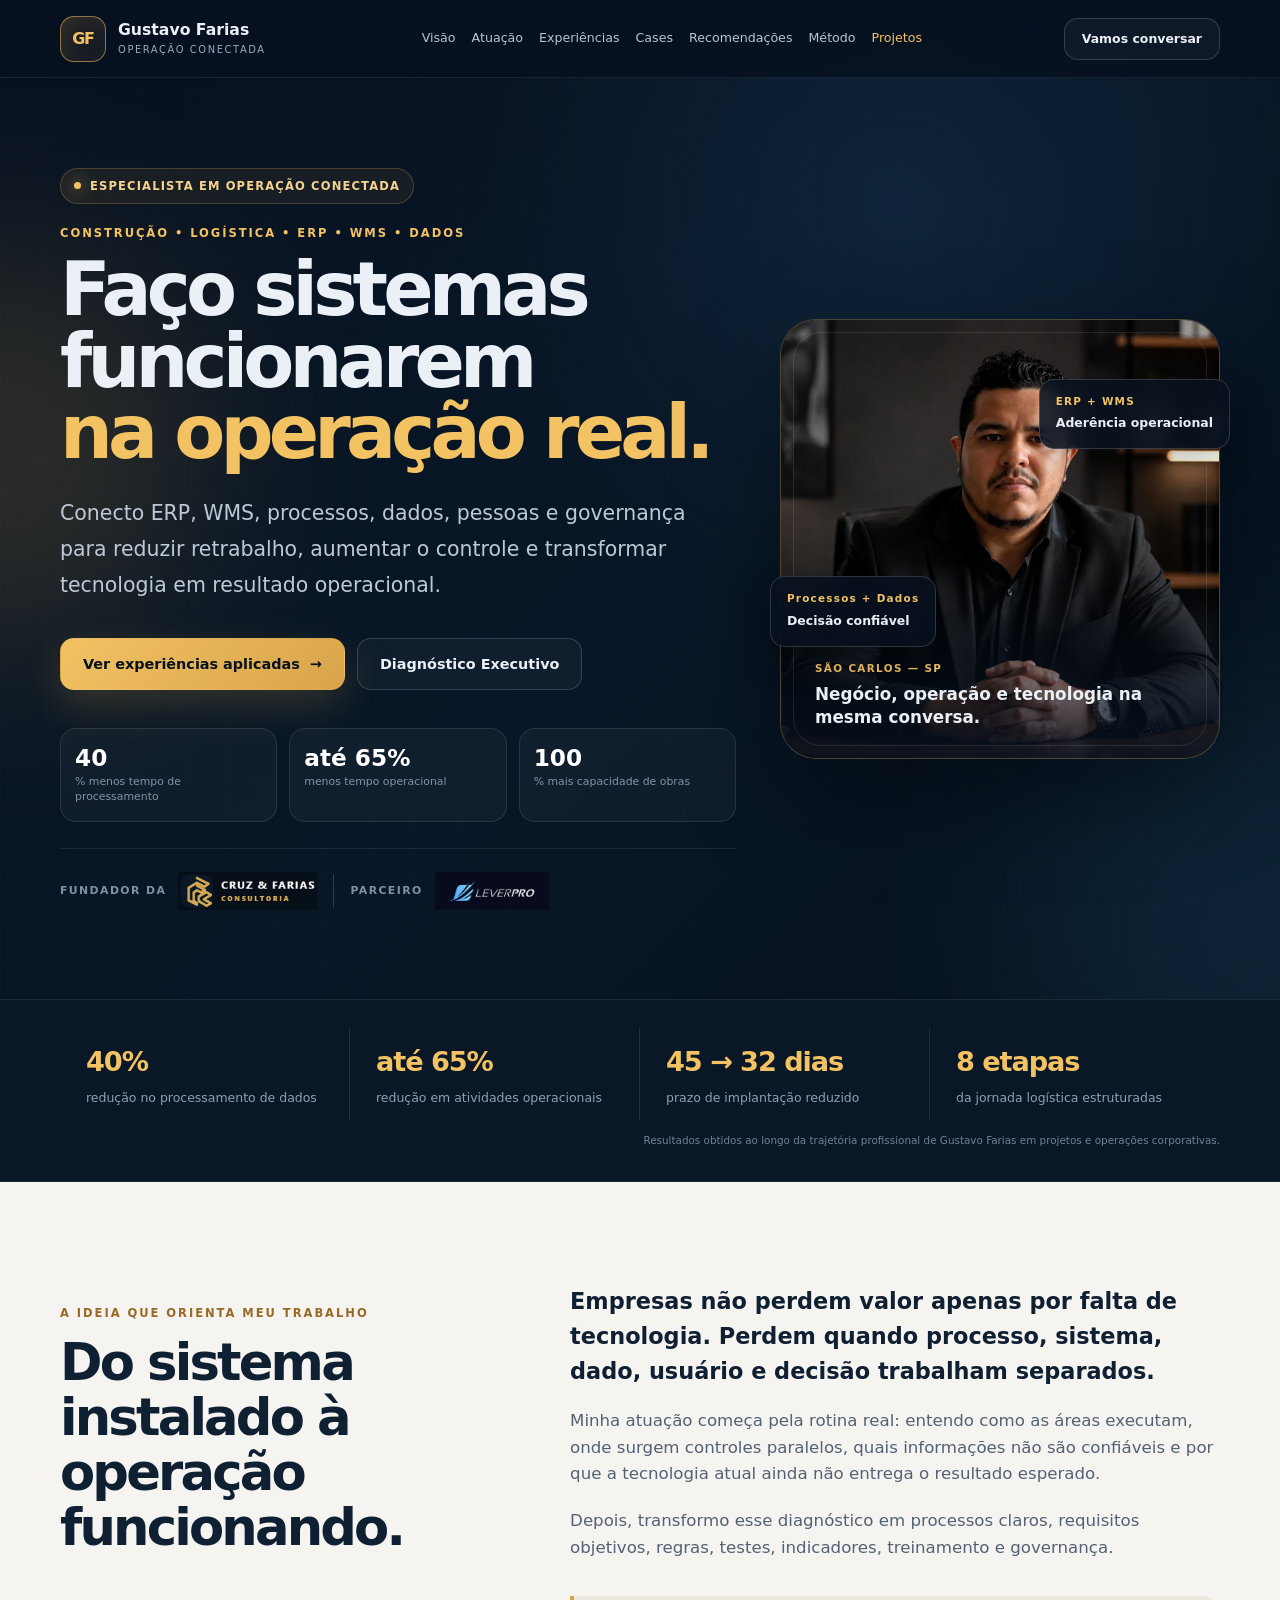
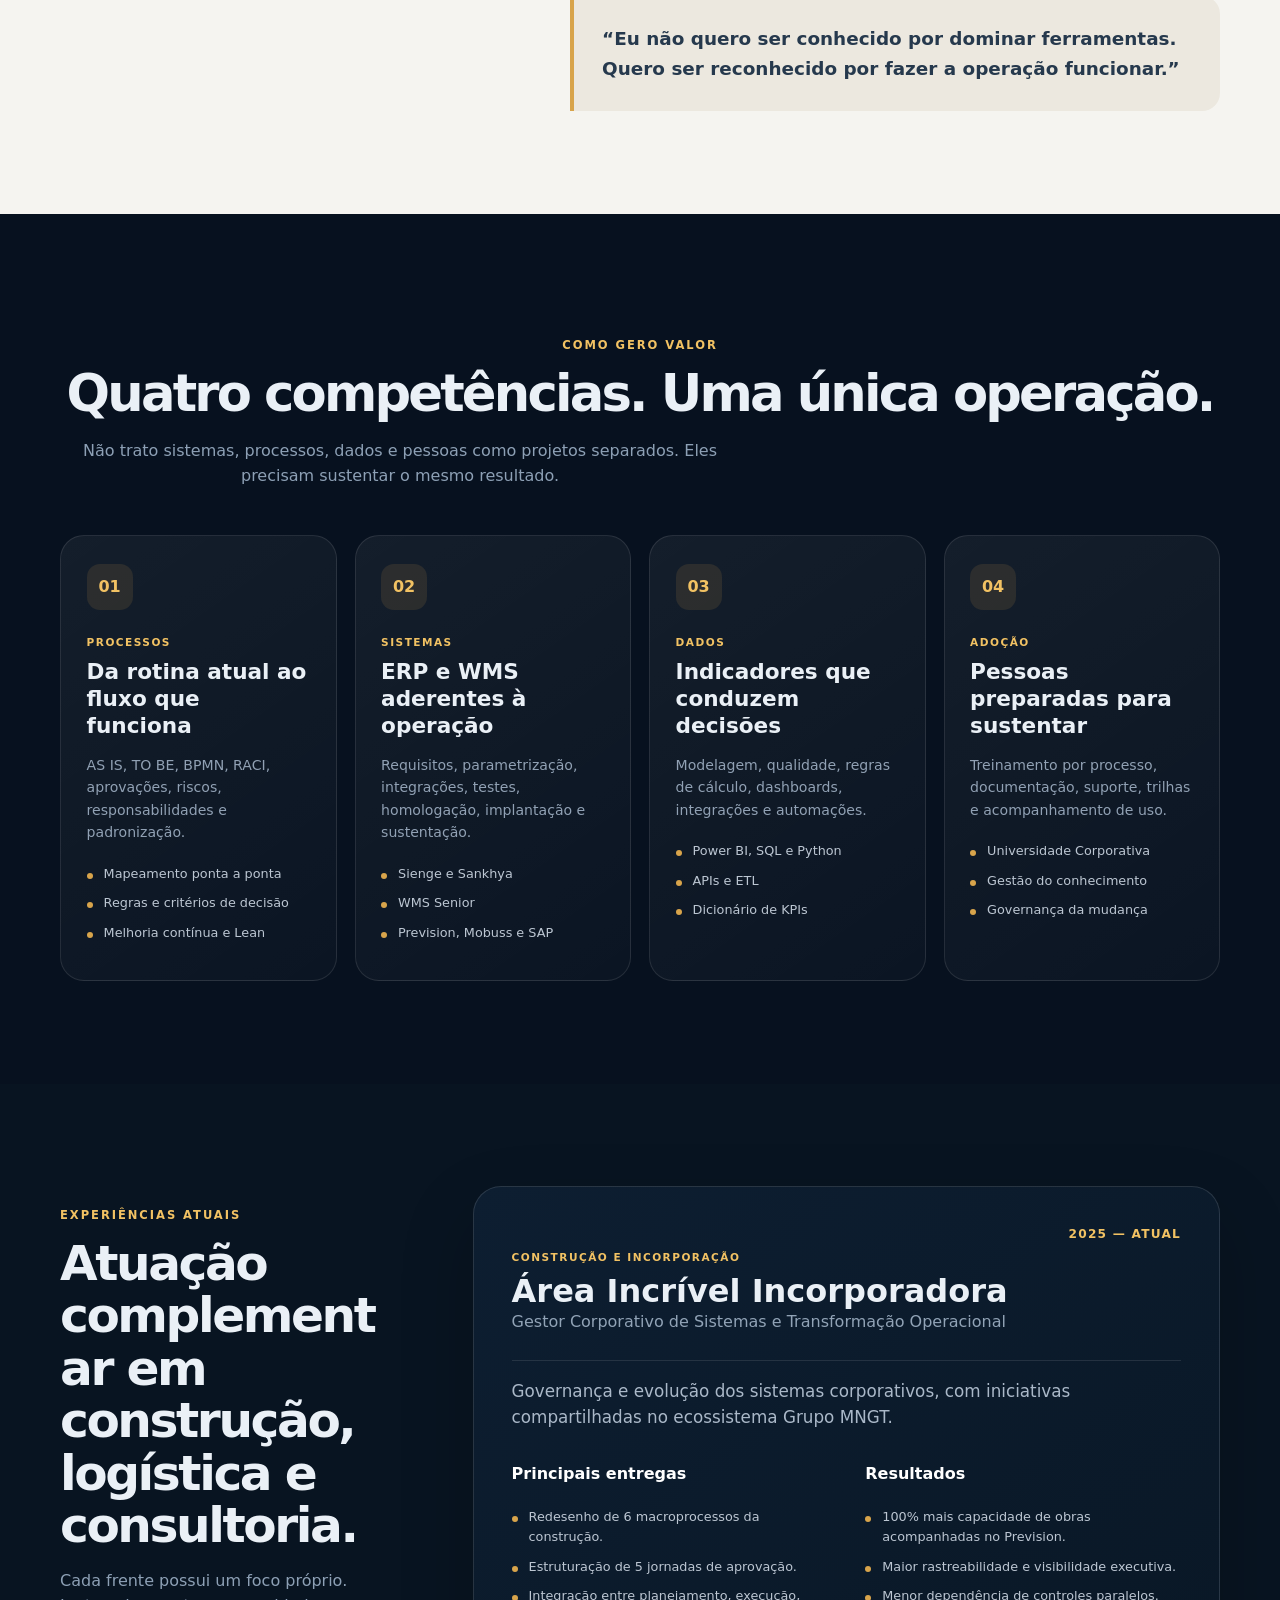
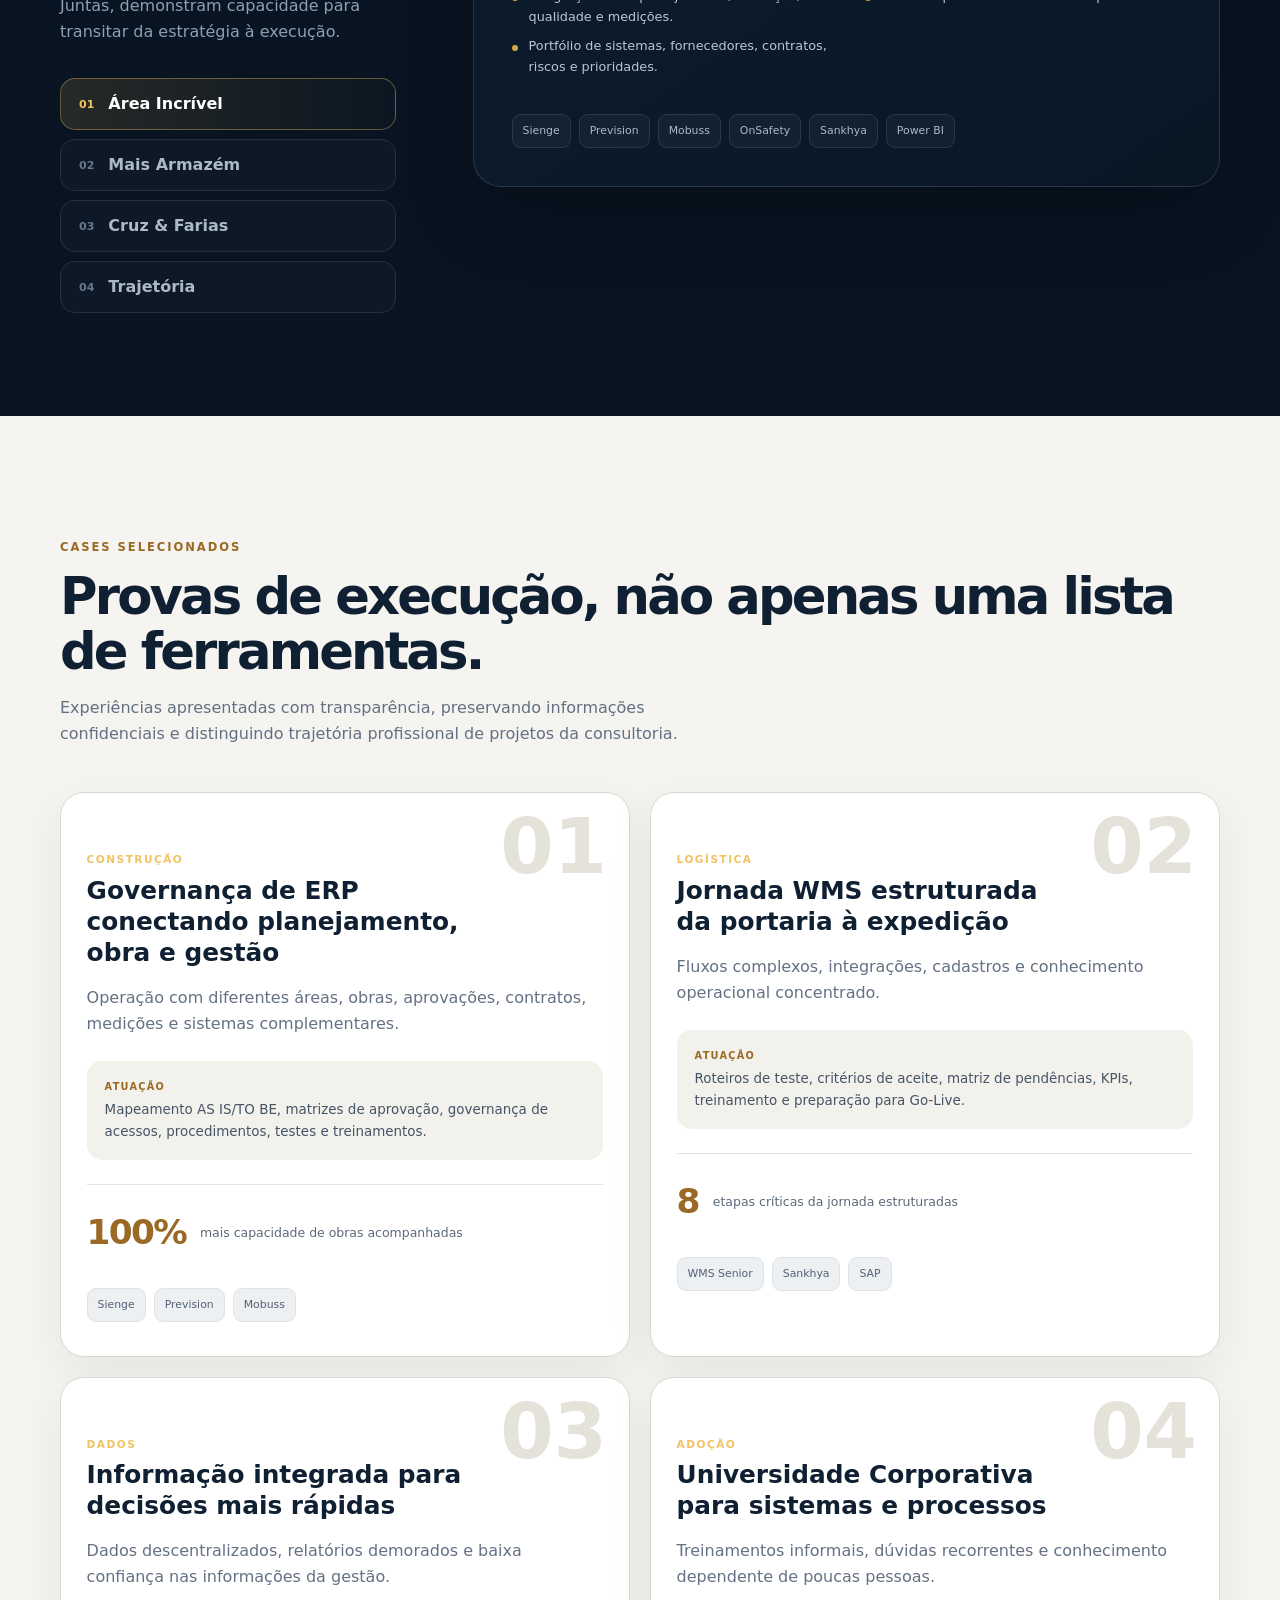
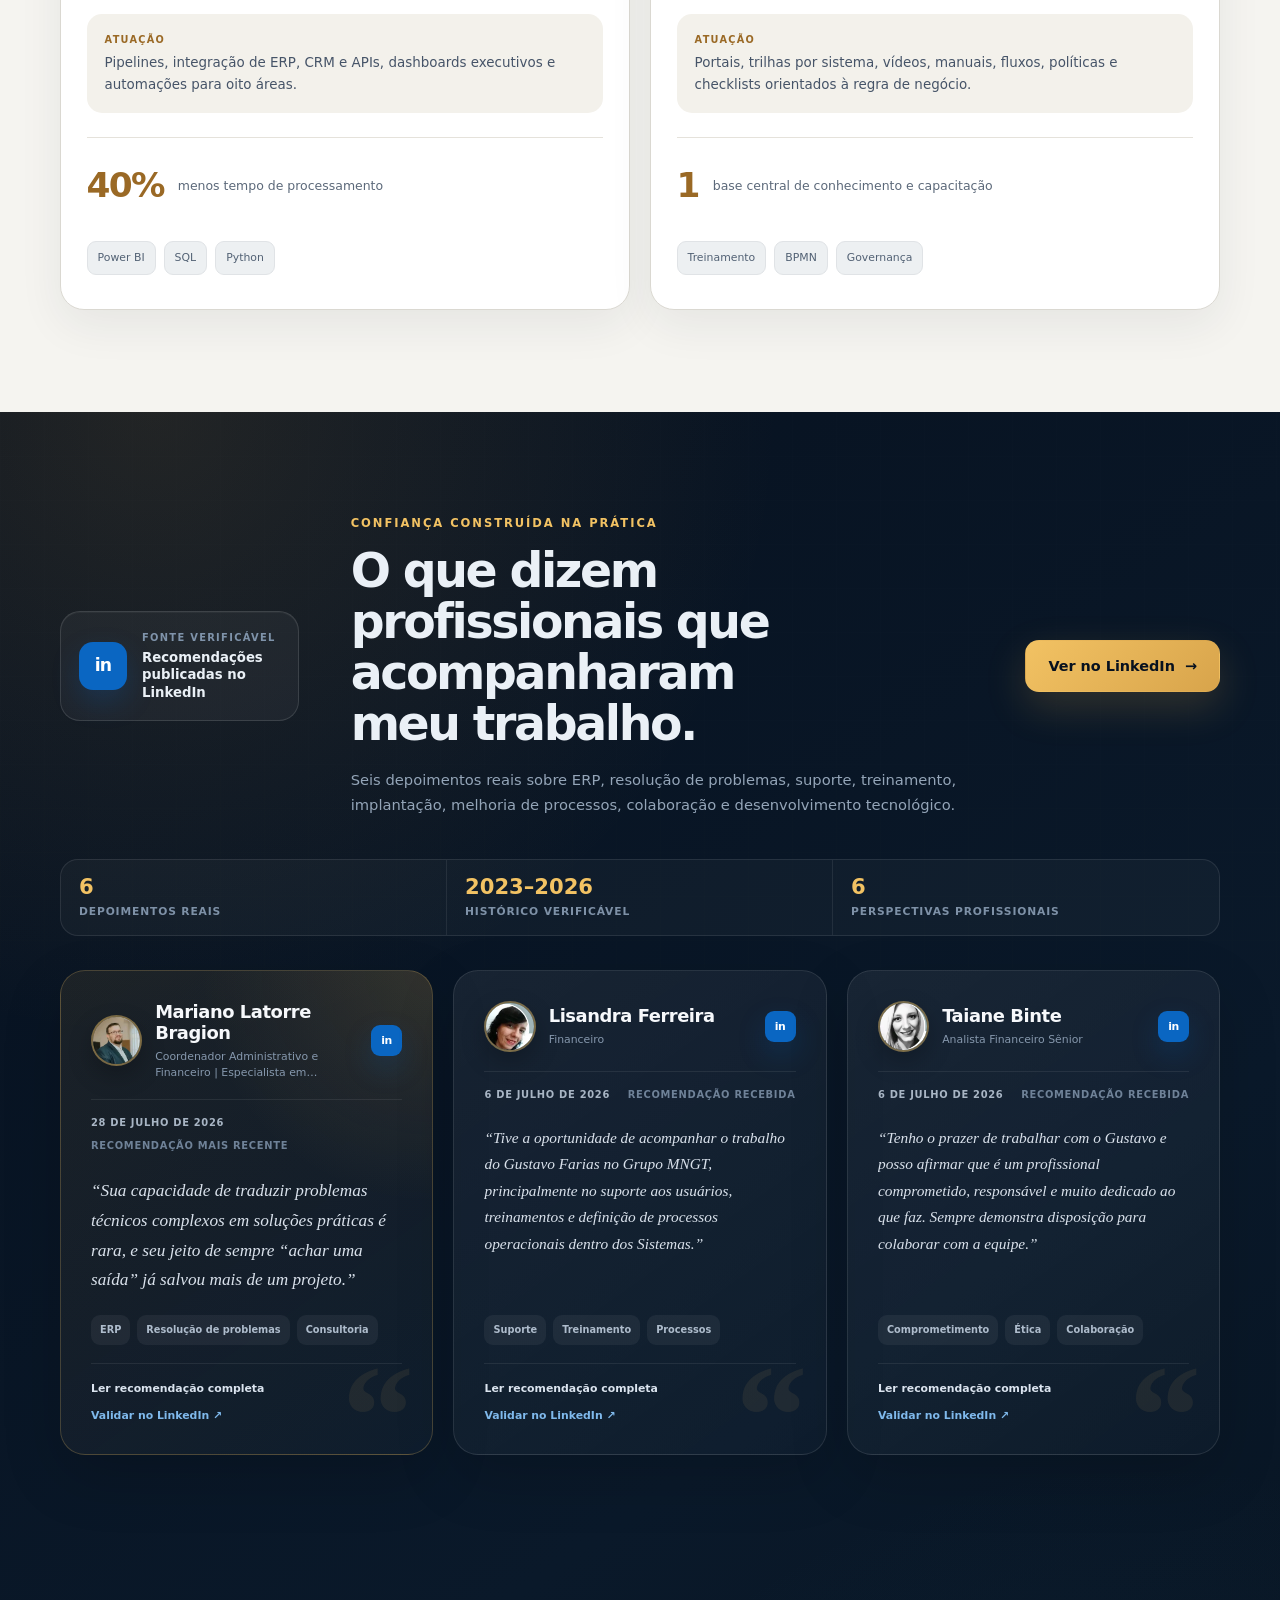
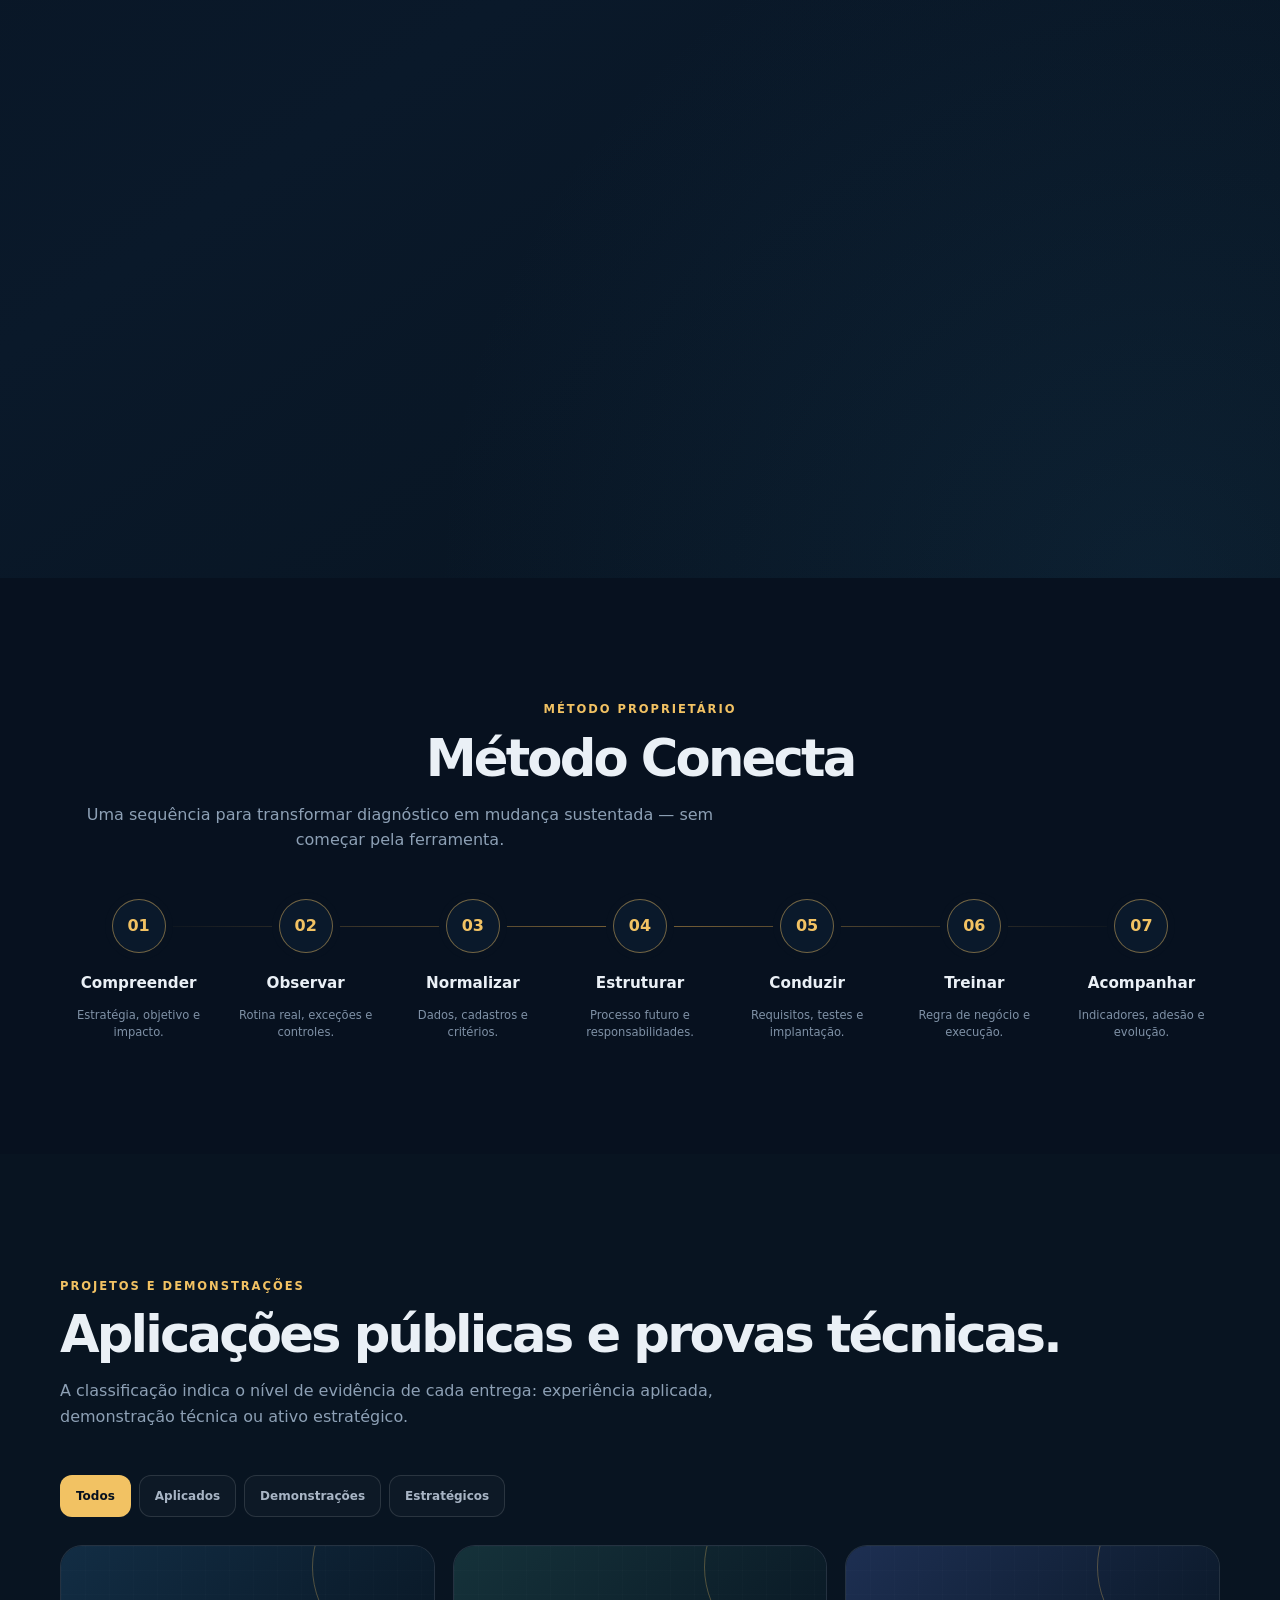
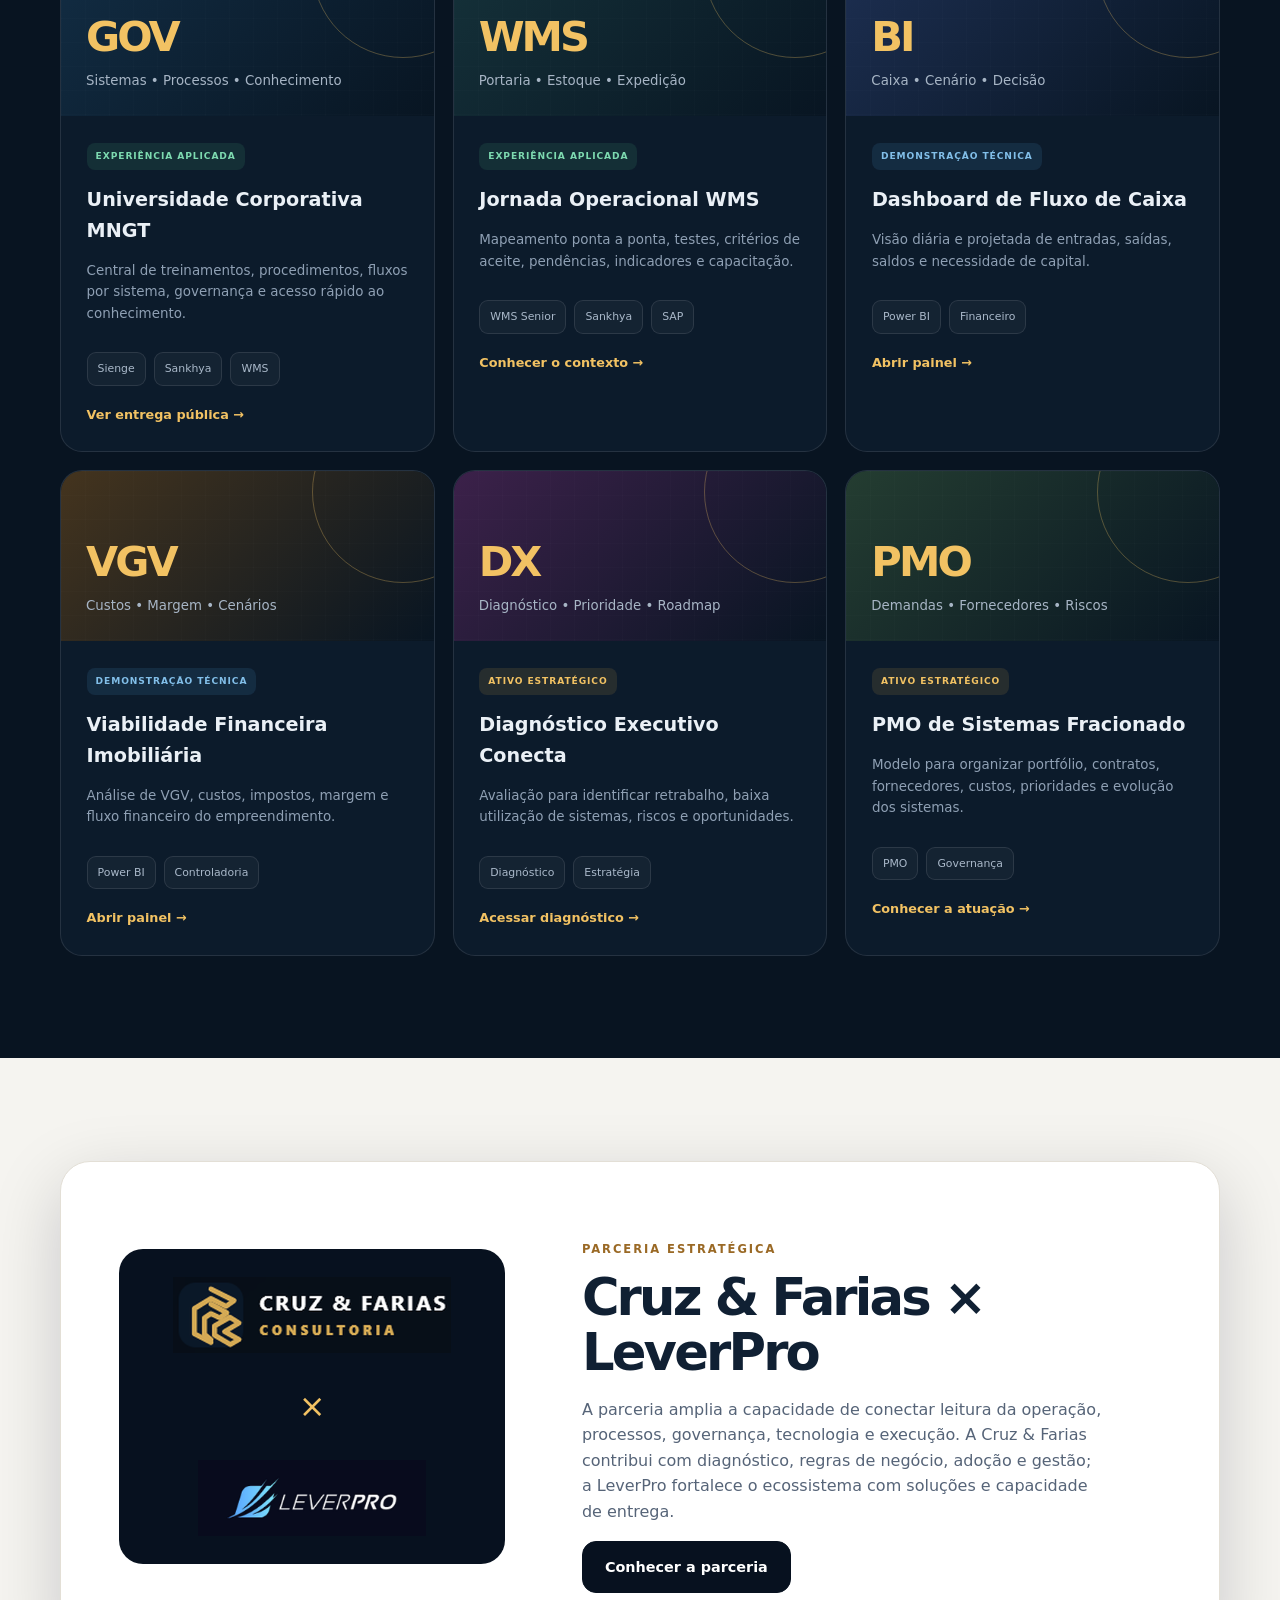
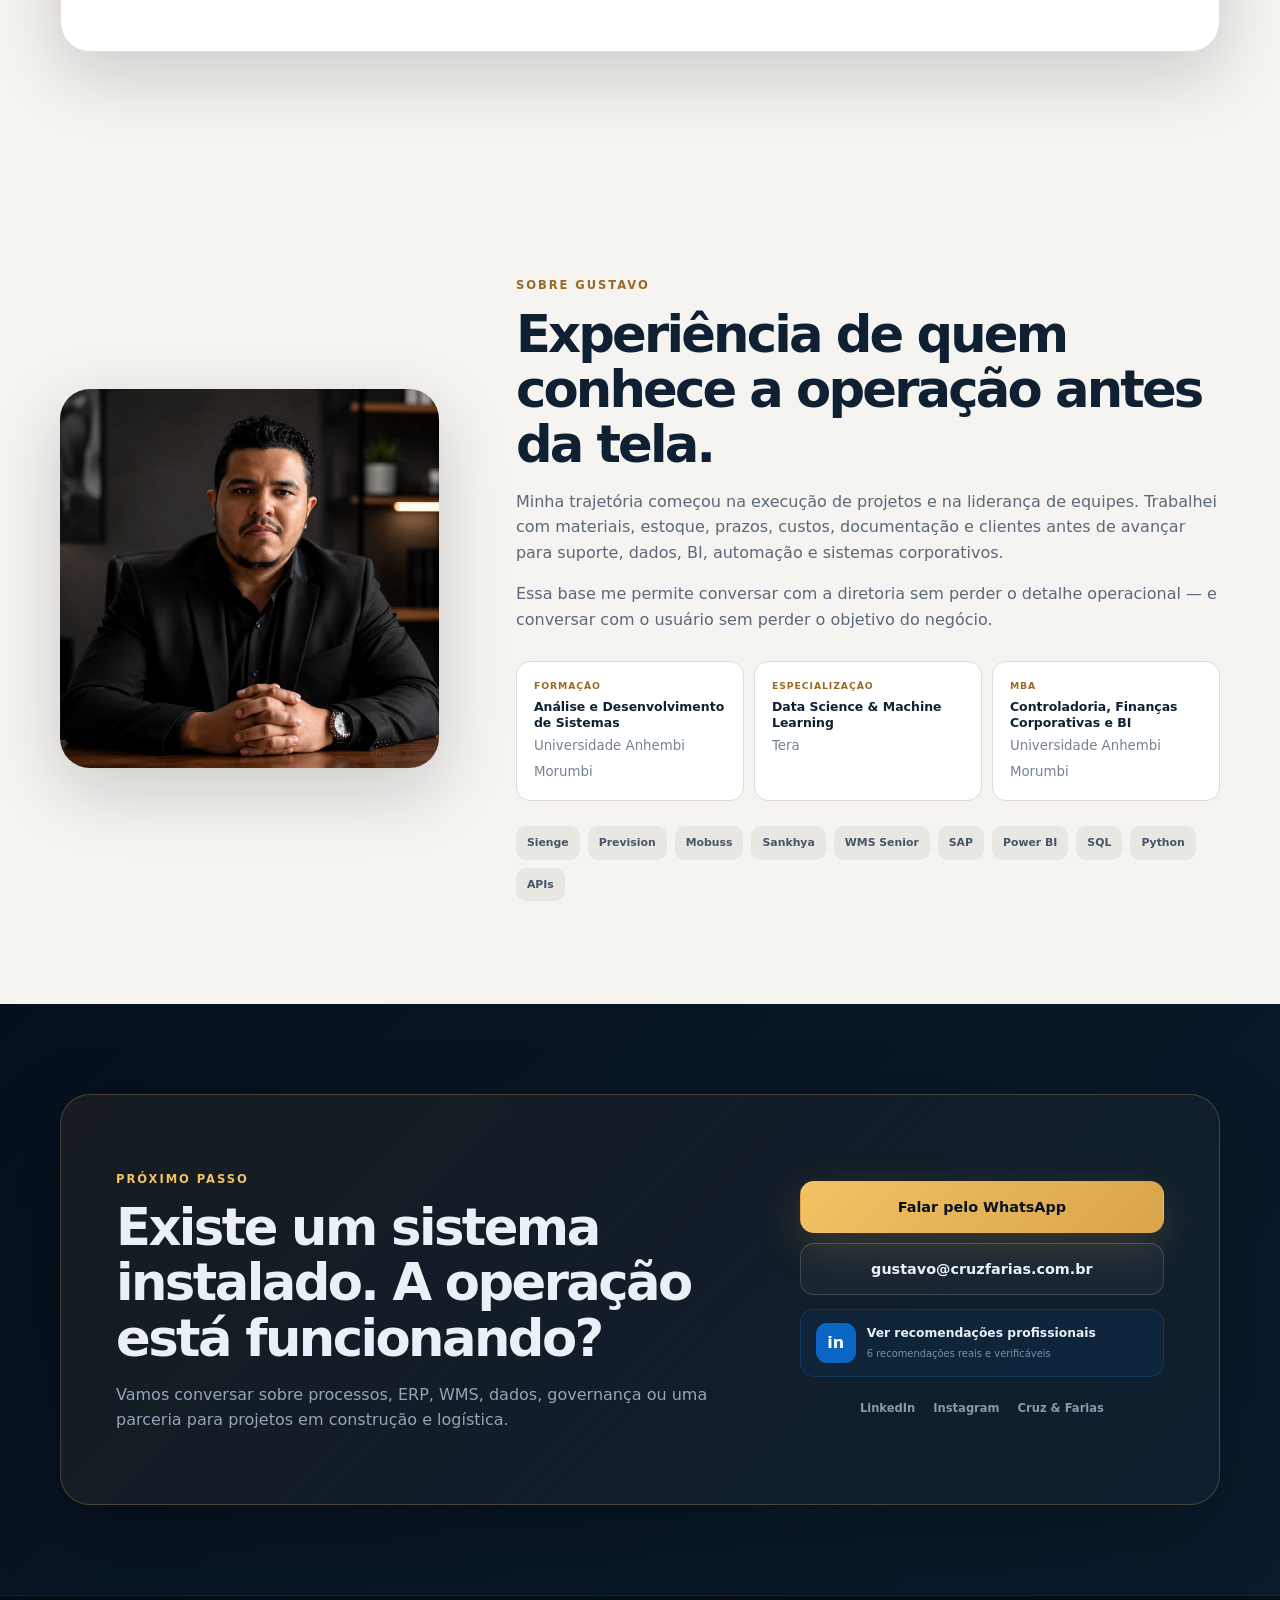
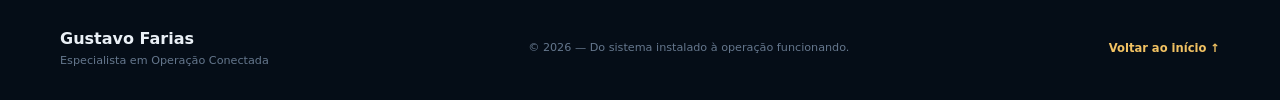
<file: gustavo-portfolio-completo.html>
<!doctype html>
<html lang="pt-BR">
<head>
  <meta charset="utf-8">
  <meta name="viewport" content="width=device-width, initial-scale=1, viewport-fit=cover">
  <meta name="theme-color" content="#07111f">
  <meta name="color-scheme" content="dark">
  <meta name="author" content="Gustavo Farias">
  <meta name="robots" content="index, follow, max-image-preview:large, max-snippet:-1, max-video-preview:-1">

  <title>Gustavo Farias | Operação Conectada, ERP, WMS e Processos</title>
  <meta name="description" content="Portfólio de Gustavo Farias, especialista em Operação Conectada. ERP, WMS, processos, dados e governança aplicados à construção e à logística.">
  <link rel="canonical" href="https://gustavoanalytics.github.io/MEUPORTIFOLIO/">

  <link rel="icon" href="/MEUPORTIFOLIO/favicon.ico?v=14" sizes="any">
  <link rel="icon" href="assets/favicon.svg?v=14" type="image/svg+xml">
  <link rel="icon" href="assets/favicon-32x32.png?v=14" type="image/png" sizes="32x32">
  <link rel="apple-touch-icon" href="assets/apple-touch-icon.png?v=14" sizes="180x180">
  <link rel="manifest" href="site.webmanifest">

  <meta property="og:locale" content="pt_BR">
  <meta property="og:type" content="profile">
  <meta property="og:site_name" content="Gustavo Farias | Operação Conectada">
  <meta property="og:title" content="Gustavo Farias | Do sistema instalado à operação funcionando">
  <meta property="og:description" content="ERP, WMS, processos e dados funcionando juntos na operação real.">
  <meta property="og:url" content="https://gustavoanalytics.github.io/MEUPORTIFOLIO/">
  <meta property="og:image" content="https://gustavoanalytics.github.io/MEUPORTIFOLIO/assets/og-image.jpg">
  <meta property="og:image:width" content="1200">
  <meta property="og:image:height" content="630">
  <meta property="og:image:alt" content="Gustavo Farias — Especialista em Operação Conectada">

  <meta name="twitter:card" content="summary_large_image">
  <meta name="twitter:title" content="Gustavo Farias | Operação Conectada">
  <meta name="twitter:description" content="Do sistema instalado à operação funcionando.">
  <meta name="twitter:image" content="https://gustavoanalytics.github.io/MEUPORTIFOLIO/assets/og-image.jpg">

  <link rel="preload" href="assets/gustavo-farias-700.webp" as="image" type="image/webp" fetchpriority="high">
  <style>
:root {
  --navy:#07111f; --navy-2:#0a192b; --navy-3:#10243b; --gold:#d8a44b; --gold-2:#f2c263;
  --ink:#102033; --muted:#637083; --paper:#f5f4f0; --white:#fff; --line:rgba(255,255,255,.12);
  --shadow:0 22px 70px rgba(4,13,25,.18); --radius:28px; --container:1200px; --header:78px;
}
*{box-sizing:border-box} html{scroll-behavior:smooth;scroll-padding-top:calc(var(--header) + 24px);overflow-x:hidden} body{margin:0;background:var(--navy);color:#eaf0f6;font-family:Inter,ui-sans-serif,system-ui,-apple-system,BlinkMacSystemFont,"Segoe UI",sans-serif;line-height:1.6;overflow-x:hidden;-webkit-font-smoothing:antialiased} body.menu-open{overflow:hidden} img,svg{display:block;max-width:100%} a{color:inherit;text-decoration:none} button,input{font:inherit} button{color:inherit}.container{width:min(calc(100% - 40px),var(--container));margin-inline:auto}.skip-link{position:fixed;left:20px;top:-100px;background:var(--gold-2);color:var(--navy);padding:12px 18px;border-radius:12px;z-index:9999;font-weight:800}.skip-link:focus{top:16px}.progress{position:fixed;left:0;top:0;height:3px;width:0;background:linear-gradient(90deg,var(--gold),var(--gold-2));z-index:5000}.site-header{height:var(--header);position:fixed;inset:0 0 auto;z-index:1000;border-bottom:1px solid rgba(255,255,255,.08);background:rgba(7,17,31,.82);backdrop-filter:blur(18px)}.header-inner{height:100%;display:flex;align-items:center;justify-content:space-between;gap:28px}.brand{display:flex;align-items:center;gap:12px;min-width:220px}.brand-mark{width:46px;height:46px;border:1px solid rgba(242,194,99,.55);border-radius:14px;display:grid;place-items:center;color:var(--gold-2);font-weight:900;letter-spacing:-.08em;background:linear-gradient(135deg,rgba(216,164,75,.16),rgba(255,255,255,.02));box-shadow:inset 0 0 24px rgba(216,164,75,.08)}.brand-copy{display:grid;line-height:1.15}.brand-copy strong{font-size:.98rem}.brand-copy small{text-transform:uppercase;letter-spacing:.16em;color:#9aabc0;font-size:.62rem;margin-top:5px}.desktop-nav{display:flex;gap:24px;align-items:center}.desktop-nav a{font-size:.84rem;color:#b8c5d5;transition:.2s}.desktop-nav a:hover,.desktop-nav a.active{color:var(--gold-2)}.header-actions{display:flex;align-items:center;gap:12px}.menu-button{display:none;width:46px;height:46px;border:1px solid rgba(255,255,255,.15);border-radius:14px;background:transparent;padding:11px;cursor:pointer}.menu-button span{display:block;height:2px;background:#fff;margin:5px 0;border-radius:3px;transition:.2s}.mobile-menu{display:none;position:fixed;left:0;right:0;top:var(--header);padding:18px 20px 28px;background:rgba(7,17,31,.98);border-bottom:1px solid rgba(255,255,255,.1);box-shadow:0 24px 45px rgba(0,0,0,.3)}.mobile-menu.open{display:grid}.mobile-menu a{padding:13px 6px;border-bottom:1px solid rgba(255,255,255,.08);font-weight:700}.btn{display:inline-flex;align-items:center;justify-content:center;gap:10px;min-height:52px;padding:0 22px;border-radius:14px;border:1px solid rgba(255,255,255,.16);font-weight:800;font-size:.9rem;transition:transform .2s,box-shadow .2s,border-color .2s,background .2s}.btn:hover{transform:translateY(-2px)}.btn-small{min-height:42px;padding:0 17px;font-size:.78rem}.btn-primary{color:var(--navy);background:linear-gradient(135deg,var(--gold-2),var(--gold));border-color:transparent;box-shadow:0 15px 40px rgba(216,164,75,.2)}.btn-primary:hover{box-shadow:0 20px 50px rgba(216,164,75,.32)}.btn-ghost,.btn-outline{background:rgba(255,255,255,.035)}.btn-dark{color:#fff;background:var(--navy);border-color:var(--navy)}
.hero{min-height:100svh;position:relative;display:flex;align-items:center;padding:calc(var(--header) + 90px) 0 90px;isolation:isolate;background:radial-gradient(circle at 70% 20%,rgba(34,78,117,.26),transparent 34%),linear-gradient(135deg,#07111f 0%,#081727 55%,#06101c 100%)}.hero::before{content:"";position:absolute;inset:0;z-index:-2;opacity:.24;background-image:linear-gradient(rgba(255,255,255,.035) 1px,transparent 1px),linear-gradient(90deg,rgba(255,255,255,.035) 1px,transparent 1px);background-size:46px 46px;mask-image:linear-gradient(to right,black,transparent 80%)}.hero-glow{position:absolute;border-radius:50%;filter:blur(100px);z-index:-1;opacity:.18}.hero-glow-one{width:400px;height:400px;background:var(--gold);left:-200px;top:25%}.hero-glow-two{width:500px;height:500px;background:#2e79a2;right:-250px;bottom:-180px}.hero-grid{display:grid;grid-template-columns:minmax(0,1.05fr) minmax(400px,.78fr);align-items:center;gap:70px}.status-pill{display:inline-flex;align-items:center;gap:9px;padding:8px 13px;border:1px solid rgba(242,194,99,.22);border-radius:999px;background:rgba(216,164,75,.07);color:#f5d38e;font-size:.72rem;text-transform:uppercase;letter-spacing:.1em;font-weight:800}.status-pill span{width:7px;height:7px;border-radius:50%;background:var(--gold-2);box-shadow:0 0 16px var(--gold-2)}.eyebrow{margin:20px 0 12px;color:var(--gold-2);font-size:.72rem;font-weight:900;letter-spacing:.17em;text-transform:uppercase}.eyebrow.dark{color:#9a6925}.hero h1{margin:0;max-width:780px;font-size:clamp(3.3rem,6vw,6.4rem);line-height:.96;letter-spacing:-.065em}.hero h1 em{display:block;color:var(--gold-2);font-style:normal}.hero-lead{max-width:700px;margin:28px 0 0;color:#bdc9d7;font-size:clamp(1.05rem,1.6vw,1.3rem);line-height:1.75}.hero-actions{display:flex;flex-wrap:wrap;gap:12px;margin-top:34px}.hero-proof{display:grid;grid-template-columns:repeat(3,minmax(0,1fr));gap:12px;margin-top:38px}.hero-proof div{padding:16px 14px;border:1px solid rgba(255,255,255,.1);border-radius:16px;background:rgba(255,255,255,.035)}.hero-proof strong{display:block;color:#fff;font-size:1.45rem;line-height:1.1}.hero-proof span{display:block;margin-top:5px;color:#8294a8;font-size:.68rem;line-height:1.35}.partner-inline{display:flex;align-items:center;flex-wrap:wrap;gap:12px;margin-top:26px;padding-top:23px;border-top:1px solid rgba(255,255,255,.09)}.partner-inline img{object-fit:contain;max-height:38px;width:auto}.partner-inline .partner-label{font-size:.68rem;text-transform:uppercase;letter-spacing:.13em;color:#7e90a5;font-weight:800}.partner-inline .separator{width:1px;height:34px;background:rgba(255,255,255,.16);margin-inline:4px}.portrait{position:relative;margin:0;max-width:520px;justify-self:end}.portrait-frame{position:relative;overflow:hidden;border-radius:36px;border:1px solid rgba(242,194,99,.28);box-shadow:0 35px 100px rgba(0,0,0,.4);background:#0c1825}.portrait-frame::before{content:"";position:absolute;inset:12px;border:1px solid rgba(255,255,255,.1);border-radius:28px;z-index:3;pointer-events:none}.portrait img{aspect-ratio:1/1;object-fit:cover;width:100%}.portrait-shade{position:absolute;inset:0;background:linear-gradient(to top,rgba(7,17,31,.9),transparent 46%)}.portrait figcaption{position:absolute;left:34px;right:34px;bottom:28px;z-index:4}.portrait figcaption span{display:block;color:var(--gold-2);text-transform:uppercase;letter-spacing:.13em;font-size:.65rem;font-weight:900}.portrait figcaption strong{display:block;margin-top:6px;font-size:1.05rem;line-height:1.4}.floating-card{position:absolute;z-index:4;padding:13px 16px;border-radius:15px;border:1px solid rgba(255,255,255,.16);background:rgba(7,17,31,.86);backdrop-filter:blur(14px);box-shadow:0 15px 35px rgba(0,0,0,.24)}.floating-card span{display:block;color:var(--gold-2);font-size:.65rem;font-weight:900;letter-spacing:.12em}.floating-card strong{font-size:.78rem}.floating-card-top{right:-28px;top:60px}.floating-card-bottom{left:-28px;bottom:112px}.proof-strip{padding:28px 0 22px;background:#0a1726;border-block:1px solid rgba(255,255,255,.08)}.proof-grid{display:grid;grid-template-columns:repeat(4,1fr);gap:0}.proof-grid article{padding:12px 26px;border-right:1px solid rgba(255,255,255,.1)}.proof-grid article:last-child{border:0}.proof-number{display:block;color:var(--gold-2);font-size:1.7rem;font-weight:900;letter-spacing:-.04em}.proof-grid p{margin:4px 0 0;color:#8fa0b4;font-size:.78rem}.proof-note{margin-top:12px;color:#6f8298;font-size:.65rem;text-align:right}.section{padding:110px 0}.section-light{background:var(--paper);color:var(--ink)}.section-deep{background:#081421}.split{display:grid;grid-template-columns:minmax(300px,.8fr) minmax(0,1.2fr);gap:90px}.section-heading{max-width:760px;margin-bottom:46px}.section-heading.centered{text-align:center;margin-inline:auto}.section-heading h2,.intro-split h2,.about-copy h2,.partnership-copy h2{margin:0;font-size:clamp(2.3rem,4vw,4.1rem);line-height:1.08;letter-spacing:-.055em}.section-heading>p:last-child{color:#8da0b5;max-width:680px}.section-light .section-heading>p:last-child{color:var(--muted)}.intro-copy{font-size:1.04rem;color:#546174}.intro-copy p{margin-top:0;margin-bottom:20px}.intro-large{font-size:1.4rem!important;line-height:1.55;color:var(--ink)!important;font-weight:700}.quote-card{margin-top:35px;padding:28px;border-left:4px solid var(--gold);background:#ece8df;border-radius:0 18px 18px 0;color:#26394d;font-size:1.15rem;font-weight:800}.capability-grid{display:grid;grid-template-columns:repeat(4,minmax(0,1fr));gap:18px}.capability-card{position:relative;padding:28px;border-radius:24px;border:1px solid rgba(255,255,255,.1);background:linear-gradient(145deg,rgba(255,255,255,.055),rgba(255,255,255,.018));transition:.25s}.capability-card:hover{transform:translateY(-6px);border-color:rgba(242,194,99,.35);box-shadow:0 25px 60px rgba(0,0,0,.2)}.icon-box{width:46px;height:46px;display:grid;place-items:center;border-radius:13px;background:rgba(216,164,75,.12);color:var(--gold-2);font-weight:900}.card-kicker{margin:24px 0 8px;text-transform:uppercase;letter-spacing:.14em;font-size:.66rem;color:var(--gold-2);font-weight:900}.capability-card h3{margin:0;font-size:1.35rem;line-height:1.25}.capability-card>p:not(.card-kicker){color:#91a1b4;font-size:.88rem}.capability-card ul,.panel-columns ul{padding:0;margin:20px 0 0;list-style:none}.capability-card li,.panel-columns li{position:relative;padding-left:17px;margin:9px 0;color:#bcc6d2;font-size:.8rem}.capability-card li::before,.panel-columns li::before{content:"";position:absolute;left:0;top:.68em;width:6px;height:6px;border-radius:50%;background:var(--gold)}.experience-layout{display:grid;grid-template-columns:minmax(300px,.72fr) minmax(0,1.28fr);gap:70px}.experience-intro{align-self:start;position:sticky;top:calc(var(--header) + 35px)}.experience-intro h2{font-size:clamp(2.3rem,3.8vw,3.8rem);line-height:1.08;letter-spacing:-.05em;margin:0}.experience-intro>p:not(.eyebrow){color:#8da0b5}.experience-tabs{display:grid;gap:9px;margin-top:34px}.experience-tab{display:flex;align-items:center;gap:14px;width:100%;min-height:56px;padding:0 18px;text-align:left;border:1px solid rgba(255,255,255,.1);border-radius:15px;background:rgba(255,255,255,.025);cursor:pointer;color:#abb9c9;font-weight:800}.experience-tab span{color:#65798f;font-size:.69rem}.experience-tab.active{color:#fff;border-color:rgba(242,194,99,.38);background:linear-gradient(90deg,rgba(216,164,75,.15),rgba(216,164,75,.02))}.experience-tab.active span{color:var(--gold-2)}.experience-panels{min-height:560px}.experience-panel{padding:38px;border-radius:28px;border:1px solid rgba(255,255,255,.12);background:linear-gradient(145deg,#0d1e31,#091725);box-shadow:0 30px 75px rgba(0,0,0,.2)}.experience-panel[hidden]{display:none}.panel-top{display:flex;justify-content:space-between;gap:24px;padding-bottom:25px;border-bottom:1px solid rgba(255,255,255,.1)}.panel-top h3{margin:0;font-size:2rem;line-height:1.1}.panel-top span{color:#91a3b6}.panel-top>strong{color:var(--gold-2);font-size:.76rem;text-transform:uppercase;letter-spacing:.1em;white-space:nowrap}.experience-panel>p{font-size:1.05rem;color:#aab8c8}.panel-columns{display:grid;grid-template-columns:repeat(2,minmax(0,1fr));gap:38px;margin-top:30px}.panel-columns h4{margin:0 0 12px;color:#fff}.panel-columns p{color:#aab8c8}.panel-columns p strong{display:block;color:var(--gold-2);font-size:2rem}.tags{display:flex;flex-wrap:wrap;gap:8px;margin-top:28px}.tags span{padding:7px 10px;border-radius:9px;border:1px solid rgba(255,255,255,.1);background:rgba(255,255,255,.035);font-size:.68rem;color:#aab9ca}.inline-link{color:var(--gold-2);font-weight:800}.career-path{display:flex;flex-wrap:wrap;align-items:center;gap:9px;margin:30px 0}.career-path span{padding:8px 11px;border:1px solid rgba(255,255,255,.12);border-radius:10px;font-size:.7rem;font-weight:800}.career-path i{color:var(--gold);font-style:normal}.case-grid{display:grid;grid-template-columns:repeat(2,minmax(0,1fr));gap:20px}.case-card{position:relative;padding:34px;border-radius:24px;border:1px solid #dad8d1;background:#fff;box-shadow:0 15px 45px rgba(26,37,52,.07);overflow:hidden}.case-index{position:absolute;right:22px;top:16px;color:#e5e2da;font-size:4.8rem;font-weight:900;line-height:1}.case-card h3{position:relative;margin:0;font-size:1.55rem;line-height:1.25;max-width:78%}.case-context{position:relative;color:#647184}.case-block{position:relative;margin-top:24px;padding:18px;background:#f3f1eb;border-radius:15px}.case-block span{display:block;color:#9a6925;text-transform:uppercase;font-size:.61rem;font-weight:900;letter-spacing:.13em}.case-block p{margin:5px 0 0;color:#465468;font-size:.84rem}.case-result{position:relative;display:flex;align-items:center;gap:14px;margin-top:24px;padding-top:20px;border-top:1px solid #e5e2db}.case-result strong{color:#9a6925;font-size:2.15rem;letter-spacing:-.05em}.case-result span{color:#5c697a;font-size:.78rem}.dark-tags span{background:#edf0f2;border-color:#e0e3e6;color:#526174}.method-track{display:grid;grid-template-columns:repeat(7,minmax(0,1fr));gap:10px;position:relative}.method-track::before{content:"";position:absolute;top:27px;left:6%;right:6%;height:1px;background:linear-gradient(90deg,transparent,var(--gold),transparent);opacity:.55}.method-track article{position:relative;text-align:center;padding:0 8px}.method-track article>span{position:relative;z-index:2;margin:auto;width:54px;height:54px;display:grid;place-items:center;border-radius:50%;background:var(--navy-2);border:1px solid rgba(242,194,99,.45);color:var(--gold-2);font-weight:900;box-shadow:0 0 0 7px var(--navy)}.method-track h3{font-size:.95rem;margin:18px 0 6px}.method-track p{color:#7f91a6;font-size:.72rem;line-height:1.45}.filter-tabs{display:flex;flex-wrap:wrap;gap:8px;margin-bottom:28px}.filter-tab{min-height:42px;padding:0 15px;border:1px solid rgba(255,255,255,.12);border-radius:12px;background:rgba(255,255,255,.025);color:#a8b5c5;cursor:pointer;font-weight:800;font-size:.75rem}.filter-tab.active{color:var(--navy);background:var(--gold-2);border-color:transparent}.project-grid{display:grid;grid-template-columns:repeat(3,minmax(0,1fr));gap:18px}.project-card{border:1px solid rgba(255,255,255,.1);border-radius:22px;background:#0c1b2b;overflow:hidden}.project-card[hidden]{display:none}.project-art{min-height:170px;padding:25px;display:flex;flex-direction:column;justify-content:flex-end;position:relative;overflow:hidden}.project-art::before{content:"";position:absolute;inset:0;background-image:linear-gradient(rgba(255,255,255,.05) 1px,transparent 1px),linear-gradient(90deg,rgba(255,255,255,.05) 1px,transparent 1px);background-size:24px 24px;opacity:.3}.project-art::after{content:"";position:absolute;width:180px;height:180px;border:1px solid rgba(242,194,99,.3);border-radius:50%;right:-60px;top:-70px}.project-art span,.project-art small{position:relative;z-index:2}.project-art span{font-size:2.6rem;font-weight:900;color:var(--gold-2);letter-spacing:-.07em}.project-art small{color:#a7b5c5}.art-governance{background:linear-gradient(135deg,#122d44,#081522)}.art-wms{background:linear-gradient(135deg,#15323a,#081522)}.art-bi{background:linear-gradient(135deg,#1d2f52,#081522)}.art-vgv{background:linear-gradient(135deg,#44341e,#081522)}.art-diagnostic{background:linear-gradient(135deg,#3c214a,#081522)}.art-pmo{background:linear-gradient(135deg,#243d31,#081522)}.project-content{padding:25px}.badge{display:inline-flex;padding:6px 9px;border-radius:8px;text-transform:uppercase;letter-spacing:.1em;font-size:.57rem;font-weight:900}.badge-applied{background:rgba(74,186,134,.12);color:#7ddab0}.badge-demo{background:rgba(80,153,212,.13);color:#82bfe9}.badge-strategy{background:rgba(216,164,75,.13);color:var(--gold-2)}.project-content h3{margin:15px 0 8px;font-size:1.2rem}.project-content p{color:#8fa0b4;font-size:.84rem}.project-content a{display:inline-block;margin-top:19px;color:var(--gold-2);font-weight:800;font-size:.8rem}.partnership-section{background:var(--paper);color:var(--ink)}.partnership-card{display:grid;grid-template-columns:minmax(300px,.8fr) minmax(0,1.2fr);align-items:center;gap:70px;padding:58px;border-radius:30px;background:#fff;box-shadow:var(--shadow);border:1px solid #e3dfd6}.partnership-logos{display:grid;gap:28px;justify-items:center;padding:28px;background:var(--navy);border-radius:24px}.partnership-logos img{max-height:76px;width:auto;object-fit:contain}.partnership-logos span{font-size:2rem;color:var(--gold-2)}.partnership-copy p:not(.eyebrow){color:#566478}.about-grid{display:grid;grid-template-columns:minmax(300px,.7fr) minmax(0,1.3fr);gap:80px;align-items:center}.about-photo img{border-radius:30px;box-shadow:var(--shadow);aspect-ratio:1/1;object-fit:cover}.about-copy>p:not(.eyebrow){color:#5a6879;font-size:1rem}.education-list{display:grid;grid-template-columns:repeat(3,1fr);gap:10px;margin-top:28px}.education-list article{padding:17px;border:1px solid #dedbd4;border-radius:14px;background:#fff}.education-list span{display:block;color:#9a6925;font-size:.58rem;text-transform:uppercase;letter-spacing:.1em;font-weight:900}.education-list strong{display:block;margin-top:5px;font-size:.78rem;line-height:1.35}.education-list small{color:#768291}.system-cloud{display:flex;flex-wrap:wrap;gap:8px;margin-top:25px}.system-cloud span{padding:8px 11px;border-radius:10px;background:#e9e7e1;color:#465669;font-size:.68rem;font-weight:800}.contact-section{padding:90px 0;background:linear-gradient(135deg,#06101d,#0a1b2c)}.contact-card{display:grid;grid-template-columns:minmax(0,1.25fr) minmax(320px,.75fr);gap:70px;align-items:center;padding:55px;border:1px solid rgba(242,194,99,.23);border-radius:30px;background:linear-gradient(135deg,rgba(216,164,75,.08),rgba(255,255,255,.025));box-shadow:0 30px 80px rgba(0,0,0,.25)}.contact-card h2{margin:0;font-size:clamp(2.3rem,4vw,4rem);line-height:1.08;letter-spacing:-.05em}.contact-card>div>p:not(.eyebrow){color:#95a5b7}.contact-actions{display:grid;gap:10px}.social-links{display:flex;justify-content:center;gap:18px;margin-top:12px}.social-links a{color:#8799ad;font-size:.72rem;font-weight:800}.footer{padding:30px 0;background:#050d17;border-top:1px solid rgba(255,255,255,.08)}.footer-inner{display:flex;align-items:center;justify-content:space-between;gap:30px}.footer-inner>div{display:grid}.footer-inner small,.footer-inner span,.footer-inner p{color:#65778d;font-size:.7rem}.footer-inner p{margin:0}.footer-inner a{color:var(--gold-2);font-size:.72rem;font-weight:800}.whatsapp-float{position:fixed;right:20px;bottom:20px;z-index:800;width:56px;height:56px;border-radius:18px;display:grid;place-items:center;background:#24d366;box-shadow:0 15px 40px rgba(36,211,102,.28);transition:.2s}.whatsapp-float:hover{transform:translateY(-4px)}.whatsapp-float svg{width:29px;fill:#fff}.reveal{opacity:0;transform:translateY(18px);transition:opacity .6s ease,transform .6s ease}.reveal.visible{opacity:1;transform:none}:focus-visible{outline:3px solid var(--gold-2);outline-offset:4px;border-radius:8px}
@media(max-width:1100px){.desktop-nav{display:none}.menu-button{display:block}.hero-grid{grid-template-columns:1fr 430px;gap:38px}.capability-grid{grid-template-columns:repeat(2,1fr)}.method-track{grid-template-columns:repeat(4,1fr);row-gap:32px}.method-track::before{display:none}.project-grid{grid-template-columns:repeat(2,1fr)}.education-list{grid-template-columns:1fr}.header-cta{display:none}}
@media(max-width:850px){:root{--header:70px}.container{width:min(calc(100% - 28px),var(--container))}.section{padding:80px 0}.hero{padding-top:calc(var(--header) + 60px);min-height:auto}.hero-grid,.split,.experience-layout,.partnership-card,.about-grid,.contact-card{grid-template-columns:1fr}.hero-copy{order:0}.portrait{order:1;justify-self:center;max-width:480px}.hero h1{font-size:clamp(3rem,12vw,5.2rem)}.floating-card-top{right:-5px}.floating-card-bottom{left:-5px}.proof-grid{grid-template-columns:repeat(2,1fr)}.proof-grid article:nth-child(2){border-right:0}.proof-grid article{border-bottom:1px solid rgba(255,255,255,.1)}.experience-intro{position:static}.experience-tabs{grid-template-columns:repeat(2,1fr)}.panel-columns{grid-template-columns:1fr}.case-grid{grid-template-columns:1fr}.method-track{grid-template-columns:repeat(2,1fr)}.partnership-card{padding:35px}.about-photo{max-width:520px;margin-inline:auto}.footer-inner{align-items:flex-start;flex-direction:column}.proof-note{text-align:left}.partner-inline{justify-content:center}.hero-copy{text-align:center}.hero-lead{margin-inline:auto}.hero-actions{justify-content:center}.status-pill{margin-inline:auto}.hero-proof{text-align:left}}
@media(max-width:600px){.container{width:min(calc(100% - 22px),var(--container))}.brand{min-width:0}.brand-copy small{display:none}.hero{padding-bottom:60px}.portrait{width:94%}.floating-card{display:none}.hero-proof{grid-template-columns:1fr}.hero-actions{display:grid}.hero-actions .btn{width:100%}.partner-inline .partner-label,.partner-inline .separator{display:none}.partner-inline img{max-height:42px;max-width:45%}.proof-grid{grid-template-columns:1fr}.proof-grid article{border-right:0}.capability-grid,.project-grid{grid-template-columns:1fr}.experience-tabs{grid-template-columns:1fr}.experience-panel{padding:24px}.panel-top{display:grid}.panel-top h3{font-size:1.6rem}.case-card{padding:25px}.case-card h3{max-width:100%}.case-index{opacity:.55}.method-track{grid-template-columns:1fr}.method-track article{display:grid;grid-template-columns:54px 1fr;grid-template-rows:auto auto;text-align:left;column-gap:15px}.method-track article>span{grid-row:1/3}.method-track h3{margin:5px 0 2px}.method-track p{margin:0}.partnership-card,.contact-card{padding:28px}.education-list{grid-template-columns:1fr}.social-links{flex-wrap:wrap}.footer-inner{gap:14px}.contact-actions .btn{font-size:.78rem}.career-path i{display:none}.career-path span{width:100%;text-align:center}}
@media(prefers-reduced-motion:reduce){html{scroll-behavior:auto}*,*::before,*::after{animation-duration:.01ms!important;transition-duration:.01ms!important}.reveal{opacity:1;transform:none}}

/* =========================================================
   RESPONSIVIDADE V11 — FLUIDA, MULTITELA E SEM OVERFLOW
   Desktop amplo • notebook • tablet • celular • landscape
   ========================================================= */

:root {
  --container: 1240px;
  --page-gutter: clamp(14px, 3.2vw, 40px);
  --section-space: clamp(72px, 8vw, 118px);
  --card-space: clamp(20px, 2.4vw, 32px);
}

html,
body {
  width: 100%;
  max-width: 100%;
  min-width: 0;
  overflow-x: clip;
}

*,
*::before,
*::after {
  min-width: 0;
}

body,
button,
a,
p,
li,
h1,
h2,
h3,
h4,
strong,
span,
small {
  overflow-wrap: anywhere;
}

img,
picture,
svg,
video,
canvas,
iframe {
  max-width: 100%;
}

picture {
  display: block;
}

.container {
  width: min(calc(100% - (var(--page-gutter) * 2)), var(--container));
  max-width: 100%;
}

.section {
  padding-block: var(--section-space);
}

.site-header,
.header-inner,
.mobile-menu,
.hero-grid,
.split,
.experience-layout,
.capability-grid,
.case-grid,
.project-grid,
.partnership-card,
.about-grid,
.contact-card,
.proof-grid,
.panel-columns,
.education-list,
.method-track {
  max-width: 100%;
}

.header-inner {
  gap: clamp(12px, 2vw, 28px);
}

.brand {
  flex: 0 1 auto;
}

.brand-copy {
  min-width: 0;
}

.desktop-nav {
  flex: 1 1 auto;
  justify-content: center;
  gap: clamp(12px, 1.7vw, 24px);
}

.desktop-nav a {
  white-space: nowrap;
}

.header-actions {
  flex: 0 0 auto;
}

.mobile-menu {
  width: 100%;
  max-height: calc(100dvh - var(--header));
  overflow-y: auto;
  overscroll-behavior: contain;
  padding-left: max(var(--page-gutter), env(safe-area-inset-left));
  padding-right: max(var(--page-gutter), env(safe-area-inset-right));
  padding-bottom: max(28px, env(safe-area-inset-bottom));
}

.btn,
.filter-tab,
.experience-tab {
  max-width: 100%;
  white-space: normal;
  text-align: center;
  line-height: 1.25;
}

.hero {
  min-height: min(100svh, 980px);
  padding-top: calc(var(--header) + clamp(58px, 7vw, 96px));
  padding-bottom: clamp(64px, 7vw, 96px);
}

.hero-grid {
  grid-template-columns: minmax(0, 1.08fr) minmax(340px, .82fr);
  gap: clamp(38px, 6vw, 78px);
}

.hero-copy,
.portrait,
.portrait-frame,
.intro-copy,
.section-heading,
.experience-intro,
.experience-panels,
.experience-panel,
.panel-columns > *,
.project-card,
.project-content,
.partnership-copy,
.about-copy,
.contact-actions {
  min-width: 0;
  max-width: 100%;
}

.hero h1 {
  font-size: clamp(3rem, 5.8vw, 6.2rem);
  text-wrap: balance;
}

.hero-lead,
.section-heading > p,
.about-copy > p,
.partnership-copy > p,
.contact-card p {
  text-wrap: pretty;
}

.hero-actions,
.partner-inline,
.tags,
.system-cloud,
.social-links,
.filter-tabs,
.career-path {
  max-width: 100%;
}

.hero-proof div,
.proof-grid article,
.capability-card,
.case-card,
.project-card,
.experience-tab,
.experience-panel,
.education-list article {
  min-width: 0;
}

.portrait {
  width: min(100%, 520px);
}

.portrait img,
.about-photo img {
  width: 100%;
}

.proof-number,
.case-result strong {
  white-space: normal;
}

.split,
.experience-layout,
.about-grid,
.partnership-card,
.contact-card {
  gap: clamp(38px, 6vw, 90px);
}

.capability-grid {
  grid-template-columns: repeat(4, minmax(0, 1fr));
}

.experience-layout {
  grid-template-columns: minmax(250px, .62fr) minmax(0, 1.38fr);
}

.experience-tabs {
  width: 100%;
}

.experience-tab {
  min-height: 52px;
}

.experience-panel {
  overflow: hidden;
}

.panel-top,
.case-result,
.footer-inner {
  flex-wrap: wrap;
}

.panel-columns {
  grid-template-columns: repeat(2, minmax(0, 1fr));
}

.case-grid {
  grid-template-columns: repeat(2, minmax(0, 1fr));
}

.project-grid {
  grid-template-columns: repeat(3, minmax(0, 1fr));
}

.project-content a,
.inline-link,
.contact-actions a,
.footer-inner a {
  overflow-wrap: anywhere;
  word-break: break-word;
}

.partnership-logos img {
  max-width: min(100%, 320px);
}

.education-list {
  grid-template-columns: repeat(3, minmax(0, 1fr));
}

.contact-actions .btn {
  width: 100%;
}

.whatsapp-float {
  right: max(16px, env(safe-area-inset-right));
  bottom: max(16px, env(safe-area-inset-bottom));
}

/* Desktop intermediário e notebooks menores */
@media (max-width: 1280px) {
  :root {
    --container: 1160px;
  }

  .desktop-nav {
    gap: 16px;
  }

  .desktop-nav a {
    font-size: .79rem;
  }

  .hero-grid {
    grid-template-columns: minmax(0, 1fr) minmax(330px, 440px);
    gap: 44px;
  }

  .floating-card-top {
    right: -10px;
  }

  .floating-card-bottom {
    left: -10px;
  }

  .capability-card,
  .case-card,
  .project-content {
    padding-left: clamp(22px, 2vw, 28px);
    padding-right: clamp(22px, 2vw, 28px);
  }
}

/* Notebook pequeno e tablet horizontal */
@media (max-width: 1080px) {
  :root {
    --header: 74px;
  }

  .desktop-nav {
    display: none;
  }

  .menu-button {
    display: block;
  }

  .header-cta {
    display: none;
  }

  .hero {
    min-height: auto;
  }

  .hero-grid {
    grid-template-columns: 1fr;
    gap: 46px;
  }

  .hero-copy {
    max-width: 840px;
    margin-inline: auto;
    text-align: center;
  }

  .status-pill {
    margin-inline: auto;
  }

  .hero-lead {
    margin-inline: auto;
  }

  .hero-actions,
  .partner-inline {
    justify-content: center;
  }

  .hero-proof {
    max-width: 760px;
    margin-inline: auto;
    margin-top: 36px;
    text-align: left;
  }

  .portrait {
    justify-self: center;
    width: min(100%, 540px);
  }

  .floating-card-top {
    right: 8px;
  }

  .floating-card-bottom {
    left: 8px;
  }

  .capability-grid {
    grid-template-columns: repeat(2, minmax(0, 1fr));
  }

  .experience-layout,
  .split,
  .partnership-card,
  .about-grid,
  .contact-card {
    grid-template-columns: 1fr;
  }

  .experience-intro {
    position: static;
  }

  .experience-tabs {
    grid-template-columns: repeat(4, minmax(0, 1fr));
  }

  .project-grid {
    grid-template-columns: repeat(2, minmax(0, 1fr));
  }

  .method-track {
    grid-template-columns: repeat(4, minmax(0, 1fr));
    row-gap: 34px;
  }

  .method-track::before {
    display: none;
  }

  .partnership-card,
  .contact-card {
    padding: clamp(30px, 5vw, 52px);
  }

  .partnership-logos {
    width: min(100%, 620px);
    margin-inline: auto;
  }

  .about-photo {
    width: min(100%, 560px);
    margin-inline: auto;
  }
}

/* Tablets */
@media (max-width: 820px) {
  :root {
    --header: 70px;
    --page-gutter: clamp(14px, 3.6vw, 28px);
    --section-space: clamp(66px, 10vw, 88px);
  }

  .brand {
    min-width: 0;
  }

  .brand-mark {
    width: 43px;
    height: 43px;
  }

  .hero {
    padding-top: calc(var(--header) + 48px);
  }

  .hero h1 {
    font-size: clamp(2.8rem, 10vw, 5rem);
    line-height: 1;
  }

  .hero-proof {
    grid-template-columns: repeat(3, minmax(0, 1fr));
  }

  .proof-grid {
    grid-template-columns: repeat(2, minmax(0, 1fr));
  }

  .proof-grid article:nth-child(2n) {
    border-right: 0;
  }

  .proof-grid article:nth-child(-n + 2) {
    border-bottom: 1px solid rgba(255,255,255,.1);
  }

  .experience-tabs {
    grid-template-columns: repeat(2, minmax(0, 1fr));
  }

  .panel-columns,
  .case-grid {
    grid-template-columns: 1fr;
  }

  .education-list {
    grid-template-columns: 1fr;
  }

  .section-heading h2,
  .intro-split h2,
  .about-copy h2,
  .partnership-copy h2,
  .contact-card h2 {
    font-size: clamp(2rem, 7.5vw, 3.4rem);
  }

  .footer-inner {
    align-items: flex-start;
    flex-direction: column;
    gap: 14px;
  }
}

/* Celulares grandes */
@media (max-width: 600px) {
  :root {
    --page-gutter: 14px;
    --section-space: 64px;
  }

  .site-header {
    height: var(--header);
  }

  .header-inner {
    gap: 10px;
  }

  .brand-copy small {
    display: none;
  }

  .brand-copy strong {
    font-size: .92rem;
  }

  .menu-button {
    width: 44px;
    height: 44px;
    flex: 0 0 44px;
  }

  .hero {
    padding-top: calc(var(--header) + 38px);
    padding-bottom: 56px;
  }

  .status-pill {
    max-width: 100%;
    font-size: .64rem;
    letter-spacing: .07em;
    text-align: left;
  }

  .eyebrow {
    letter-spacing: .12em;
    font-size: .66rem;
  }

  .hero h1 {
    font-size: clamp(2.45rem, 13.2vw, 4rem);
    line-height: 1.01;
    letter-spacing: -.055em;
  }

  .hero-lead {
    font-size: 1rem;
    line-height: 1.65;
  }

  .hero-actions {
    display: grid;
    grid-template-columns: 1fr;
    width: 100%;
  }

  .hero-actions .btn {
    width: 100%;
    min-height: 50px;
  }

  .hero-proof {
    grid-template-columns: 1fr;
    width: 100%;
  }

  .hero-proof div {
    display: grid;
    grid-template-columns: minmax(90px, auto) 1fr;
    align-items: center;
    gap: 12px;
  }

  .hero-proof span {
    margin-top: 0;
  }

  .partner-inline {
    display: grid;
    grid-template-columns: repeat(2, minmax(0, 1fr));
    align-items: center;
    gap: 14px;
  }

  .partner-inline .partner-label,
  .partner-inline .separator {
    display: none;
  }

  .partner-inline img {
    max-width: 100%;
    max-height: 44px;
    margin-inline: auto;
  }

  .portrait {
    width: 100%;
  }

  .portrait-frame {
    border-radius: 26px;
  }

  .portrait-frame::before {
    inset: 9px;
    border-radius: 20px;
  }

  .portrait figcaption {
    left: 22px;
    right: 22px;
    bottom: 20px;
  }

  .floating-card {
    display: none;
  }

  .proof-grid {
    grid-template-columns: 1fr;
  }

  .proof-grid article,
  .proof-grid article:nth-child(2n),
  .proof-grid article:nth-child(-n + 2) {
    border-right: 0;
    border-bottom: 1px solid rgba(255,255,255,.1);
    padding: 17px 4px;
  }

  .proof-grid article:last-child {
    border-bottom: 0;
  }

  .proof-note {
    text-align: left;
    line-height: 1.5;
  }

  .intro-large {
    font-size: 1.16rem !important;
  }

  .quote-card {
    padding: 22px;
    font-size: 1rem;
  }

  .capability-grid,
  .project-grid,
  .experience-tabs {
    grid-template-columns: 1fr;
  }

  .capability-card,
  .experience-panel,
  .case-card,
  .project-content {
    padding: 23px;
  }

  .experience-tab {
    width: 100%;
    min-height: 50px;
  }

  .panel-top {
    display: grid;
    grid-template-columns: 1fr;
    gap: 8px;
  }

  .panel-top h3 {
    font-size: 1.5rem;
  }

  .career-path {
    display: grid;
    grid-template-columns: 1fr;
    gap: 7px;
  }

  .career-path i {
    display: none;
  }

  .career-path span {
    width: 100%;
    text-align: center;
  }

  .case-card h3 {
    max-width: 100%;
    padding-right: 46px;
  }

  .case-index {
    font-size: 3.4rem;
    opacity: .52;
  }

  .case-result {
    align-items: flex-start;
    flex-direction: column;
    gap: 3px;
  }

  .method-track {
    grid-template-columns: 1fr;
    gap: 20px;
  }

  .method-track article {
    display: grid;
    grid-template-columns: 52px minmax(0, 1fr);
    grid-template-rows: auto auto;
    column-gap: 15px;
    text-align: left;
    padding: 0;
  }

  .method-track article > span {
    grid-row: 1 / 3;
    width: 52px;
    height: 52px;
    margin: 0;
    box-shadow: none;
  }

  .method-track h3 {
    margin: 4px 0 1px;
  }

  .method-track p {
    margin: 0;
  }

  .filter-tabs {
    display: grid;
    grid-template-columns: 1fr 1fr;
  }

  .filter-tab {
    width: 100%;
    min-height: 46px;
  }

  .project-art {
    min-height: 145px;
    padding: 21px;
  }

  .partnership-card,
  .contact-card {
    padding: 24px;
    border-radius: 22px;
  }

  .partnership-logos {
    padding: 22px;
    border-radius: 18px;
  }

  .partnership-logos img {
    max-height: 62px;
  }

  .about-photo img {
    border-radius: 22px;
  }

  .system-cloud span {
    flex: 1 1 auto;
    text-align: center;
  }

  .contact-section {
    padding-block: 64px;
  }

  .contact-actions .btn {
    min-height: 50px;
    padding-inline: 14px;
    font-size: .78rem;
  }

  .social-links {
    display: grid;
    grid-template-columns: repeat(3, minmax(0, 1fr));
    gap: 8px;
    width: 100%;
  }

  .social-links a {
    text-align: center;
    padding: 9px 4px;
  }

  .whatsapp-float {
    width: 52px;
    height: 52px;
    border-radius: 16px;
  }
}

/* Celulares compactos */
@media (max-width: 420px) {
  :root {
    --page-gutter: 11px;
  }

  .brand-mark {
    width: 40px;
    height: 40px;
    border-radius: 12px;
  }

  .brand-copy strong {
    font-size: .82rem;
  }

  .hero h1 {
    font-size: clamp(2.25rem, 13vw, 3.35rem);
  }

  .hero-copy {
    text-align: left;
  }

  .status-pill,
  .hero-lead {
    margin-inline: 0;
  }

  .hero-actions,
  .partner-inline {
    justify-content: initial;
  }

  .hero-proof div {
    grid-template-columns: 84px 1fr;
  }

  .filter-tabs {
    grid-template-columns: 1fr;
  }

  .social-links {
    grid-template-columns: 1fr;
  }

  .footer-inner {
    font-size: .78rem;
  }
}

/* Largura mínima comum em aparelhos antigos */
@media (max-width: 340px) {
  :root {
    --page-gutter: 8px;
  }

  .brand-copy strong {
    font-size: .75rem;
  }

  .menu-button {
    width: 42px;
    height: 42px;
    flex-basis: 42px;
  }

  .hero h1 {
    font-size: 2.12rem;
  }

  .status-pill {
    font-size: .57rem;
  }

  .hero-proof div {
    grid-template-columns: 1fr;
  }

  .capability-card,
  .experience-panel,
  .case-card,
  .project-content,
  .partnership-card,
  .contact-card {
    padding-left: 18px;
    padding-right: 18px;
  }

  .case-card h3 {
    padding-right: 0;
  }

  .case-index {
    position: static;
    font-size: 2rem;
    margin-bottom: 5px;
  }
}

/* Celular em modo paisagem: reduz altura ocupada pelo hero */
@media (max-height: 520px) and (orientation: landscape) {
  .hero {
    min-height: auto;
    padding-top: calc(var(--header) + 30px);
    padding-bottom: 42px;
  }

  .hero-grid {
    grid-template-columns: minmax(0, 1.15fr) minmax(250px, .85fr);
    gap: 30px;
  }

  .hero-copy {
    text-align: left;
  }

  .status-pill,
  .hero-lead {
    margin-inline: 0;
  }

  .hero-actions,
  .partner-inline {
    justify-content: flex-start;
  }

  .hero h1 {
    font-size: clamp(2.4rem, 6vw, 3.7rem);
  }

  .hero-lead {
    font-size: .92rem;
    line-height: 1.5;
  }

  .hero-proof,
  .partner-inline,
  .floating-card,
  .portrait figcaption {
    display: none;
  }

  .portrait {
    width: min(100%, 330px);
  }
}

/* Interações sem saltos em dispositivos touch */
@media (hover: none) {
  .btn:hover,
  .capability-card:hover,
  .whatsapp-float:hover {
    transform: none;
  }
}

/* Impressão e exportação em PDF */
@media print {
  .site-header,
  .mobile-menu,
  .progress,
  .whatsapp-float,
  .hero-actions,
  .filter-tabs {
    display: none !important;
  }

  body {
    background: #fff;
    color: #111;
  }

  .hero,
  .section,
  .section-light,
  .section-deep,
  .partnership-section,
  .contact-section,
  .footer {
    background: #fff !important;
    color: #111 !important;
  }

  .hero {
    min-height: auto;
    padding: 30px 0;
  }

  .reveal {
    opacity: 1 !important;
    transform: none !important;
  }
}

/* Mantém os elementos decorativos do hero dentro da largura da viewport. */
.hero {
  overflow: clip;
}

/* Imagens fluidas: os atributos width/height do HTML preservam proporção,
   mas não podem impor altura fixa em colunas menores. */
.portrait img,
.about-photo img {
  height: auto;
}

/* O atalho flutuante entra somente após o usuário iniciar a rolagem,
   evitando cobrir CTAs na primeira dobra em telas pequenas. */
.whatsapp-float {
  opacity: 0;
  visibility: hidden;
  pointer-events: none;
  transform: translateY(10px);
}

.whatsapp-float.is-visible {
  opacity: 1;
  visibility: visible;
  pointer-events: auto;
  transform: none;
}

/* =========================================================
   RECOMENDAÇÕES REAIS DO LINKEDIN — V13
   Cards responsivos, modal acessível e fonte verificável
   ========================================================= */
.recommendations-section {
  position: relative;
  isolation: isolate;
  overflow: hidden;
  background:
    radial-gradient(circle at 12% 0%, rgba(216,164,75,.13), transparent 30%),
    radial-gradient(circle at 90% 100%, rgba(42,104,148,.15), transparent 34%),
    linear-gradient(145deg, #07111f 0%, #0a192a 58%, #07131f 100%);
}

.recommendations-section::before {
  content: "";
  position: absolute;
  inset: 0;
  z-index: -1;
  opacity: .22;
  background-image:
    linear-gradient(rgba(255,255,255,.035) 1px, transparent 1px),
    linear-gradient(90deg, rgba(255,255,255,.035) 1px, transparent 1px);
  background-size: 44px 44px;
  mask-image: linear-gradient(to bottom, rgba(0,0,0,.8), transparent 84%);
}

.recommendation-intro {
  display: grid;
  grid-template-columns: minmax(220px, .48fr) minmax(0, 1.25fr) auto;
  align-items: center;
  gap: clamp(24px, 4vw, 58px);
  margin-bottom: clamp(26px, 4vw, 42px);
}

.linkedin-trust-card {
  display: flex;
  align-items: center;
  gap: 15px;
  min-width: 0;
  padding: 18px;
  border: 1px solid rgba(255,255,255,.12);
  border-radius: 20px;
  background: rgba(255,255,255,.045);
  box-shadow: inset 0 1px 0 rgba(255,255,255,.04);
}

.linkedin-mark,
.testimonial-linkedin {
  display: grid;
  place-items: center;
  background: #0a66c2;
  color: #fff;
  font-weight: 900;
  letter-spacing: -.05em;
  box-shadow: 0 12px 28px rgba(10,102,194,.22);
}

.linkedin-mark {
  flex: 0 0 48px;
  width: 48px;
  height: 48px;
  border-radius: 14px;
  font-size: 1.08rem;
}

.linkedin-trust-card div:last-child { min-width: 0; }
.linkedin-trust-card span,
.linkedin-trust-card strong { display: block; }
.linkedin-trust-card span {
  color: #7f93aa;
  font-size: .62rem;
  text-transform: uppercase;
  letter-spacing: .13em;
  font-weight: 900;
}
.linkedin-trust-card strong {
  margin-top: 3px;
  font-size: .83rem;
  line-height: 1.35;
}

.recommendation-heading { min-width: 0; }
.recommendation-heading .eyebrow { margin-top: 0; }
.recommendation-heading h2 {
  max-width: 860px;
  margin: 0;
  font-size: clamp(2rem, 3.7vw, 3.8rem);
  line-height: 1.08;
  letter-spacing: -.05em;
  text-wrap: balance;
}
.recommendation-heading > p:last-child {
  max-width: 760px;
  margin: 18px 0 0;
  color: #94a5b8;
  font-size: clamp(.92rem, 1.15vw, 1.05rem);
  line-height: 1.7;
  text-wrap: pretty;
}
.recommendation-main-cta {
  min-width: 184px;
  white-space: normal;
}

.recommendation-stats {
  display: grid;
  grid-template-columns: repeat(3, minmax(0, 1fr));
  margin-bottom: clamp(22px, 3vw, 34px);
  overflow: hidden;
  border: 1px solid rgba(255,255,255,.095);
  border-radius: 18px;
  background: rgba(255,255,255,.03);
}
.recommendation-stats div {
  min-width: 0;
  padding: 15px 18px;
  border-right: 1px solid rgba(255,255,255,.08);
}
.recommendation-stats div:last-child { border-right: 0; }
.recommendation-stats strong,
.recommendation-stats span { display: block; }
.recommendation-stats strong {
  color: var(--gold-2);
  font-size: clamp(1rem, 1.9vw, 1.32rem);
  line-height: 1.1;
}
.recommendation-stats span {
  margin-top: 4px;
  color: #7e91a7;
  font-size: .67rem;
  font-weight: 800;
  text-transform: uppercase;
  letter-spacing: .08em;
}

.testimonial-grid {
  display: grid;
  grid-template-columns: repeat(3, minmax(0, 1fr));
  gap: clamp(15px, 1.6vw, 22px);
}

.testimonial-card {
  position: relative;
  min-width: 0;
  min-height: 430px;
  display: flex;
  flex-direction: column;
  padding: clamp(22px, 2.4vw, 30px);
  overflow: hidden;
  border: 1px solid rgba(255,255,255,.105);
  border-radius: 25px;
  background: linear-gradient(145deg, rgba(255,255,255,.062), rgba(255,255,255,.018));
  box-shadow: 0 22px 60px rgba(0,0,0,.16);
  transition: transform .24s ease, border-color .24s ease, box-shadow .24s ease;
}
.testimonial-card::after {
  content: "“";
  position: absolute;
  right: 18px;
  bottom: -34px;
  color: rgba(242,194,99,.08);
  font: 900 9rem/1 Georgia, serif;
  pointer-events: none;
}
.testimonial-card:hover {
  transform: translateY(-5px);
  border-color: rgba(242,194,99,.3);
  box-shadow: 0 28px 70px rgba(0,0,0,.23);
}
.testimonial-card-featured {
  grid-column: auto;
  border-color: rgba(242,194,99,.23);
  background:
    radial-gradient(circle at 100% 0%, rgba(216,164,75,.14), transparent 38%),
    linear-gradient(145deg, rgba(216,164,75,.09), rgba(255,255,255,.024));
}

.testimonial-person {
  display: grid;
  grid-template-columns: auto minmax(0, 1fr) auto;
  align-items: center;
  gap: 13px;
}
.testimonial-avatar {
  width: clamp(48px, 4vw, 64px);
  height: clamp(48px, 4vw, 64px);
  display: grid;
  place-items: center;
  flex: 0 0 auto;
  border: 2px solid rgba(242,194,99,.38);
  border-radius: 50%;
  overflow: hidden;
  background: linear-gradient(145deg, rgba(242,194,99,.16), rgba(255,255,255,.05));
  box-shadow: 0 10px 24px rgba(0,0,0,.24);
}
.testimonial-avatar img {
  width: 100%;
  height: 100%;
  object-fit: cover;
  display: block;
}
.testimonial-identity { min-width: 0; }
.testimonial-identity h3 {
  margin: 0;
  color: #f6f8fb;
  font-size: clamp(1.02rem, 1.4vw, 1.24rem);
  line-height: 1.2;
  letter-spacing: -.025em;
}
.testimonial-identity p {
  display: -webkit-box;
  margin: 5px 0 0;
  overflow: hidden;
  color: #8698ad;
  font-size: .68rem;
  line-height: 1.45;
  -webkit-box-orient: vertical;
  -webkit-line-clamp: 2;
}
.testimonial-linkedin {
  width: 31px;
  height: 31px;
  border-radius: 9px;
  font-size: .68rem;
}

.testimonial-meta {
  display: flex;
  flex-wrap: wrap;
  justify-content: space-between;
  gap: 7px 12px;
  margin-top: 19px;
  padding-top: 15px;
  border-top: 1px solid rgba(255,255,255,.075);
  color: #6f8298;
  font-size: .62rem;
  font-weight: 800;
  text-transform: uppercase;
  letter-spacing: .07em;
}
.testimonial-meta time { color: #a8b5c4; }

.testimonial-card blockquote {
  position: relative;
  z-index: 1;
  display: -webkit-box;
  margin: 22px 0 20px;
  overflow: hidden;
  color: #d9e1eb;
  font-family: Georgia, "Times New Roman", serif;
  font-size: clamp(.96rem, 1.1vw, 1.08rem);
  font-style: italic;
  line-height: 1.72;
  text-wrap: pretty;
  -webkit-box-orient: vertical;
  -webkit-line-clamp: 6;
}
.testimonial-card-featured blockquote {
  max-width: 900px;
  font-size: clamp(1rem, 1.35vw, 1.18rem);
}

.testimonial-tags {
  position: relative;
  z-index: 1;
  display: flex;
  flex-wrap: wrap;
  gap: 7px;
  margin-top: auto;
}
.testimonial-tags span {
  padding: 7px 9px;
  border-radius: 9px;
  background: rgba(255,255,255,.055);
  color: #aebccc;
  font-size: .61rem;
  font-weight: 800;
}

.testimonial-actions {
  position: relative;
  z-index: 1;
  display: flex;
  align-items: center;
  justify-content: space-between;
  flex-wrap: wrap;
  gap: 10px;
  margin-top: 18px;
  padding-top: 16px;
  border-top: 1px solid rgba(255,255,255,.075);
}
.testimonial-actions button,
.testimonial-actions a {
  border: 0;
  color: #dbe4ef;
  background: transparent;
  font: inherit;
  font-size: .68rem;
  font-weight: 900;
  text-decoration: none;
  cursor: pointer;
}
.testimonial-actions button {
  padding: 0;
  text-align: left;
}
.testimonial-actions button:hover,
.testimonial-actions a:hover { color: var(--gold-2); }
.testimonial-actions a { color: #7fb9ec; }

.recommendation-source-note {
  display: grid;
  grid-template-columns: 32px minmax(0, 1fr);
  align-items: start;
  gap: 12px;
  margin-top: 22px;
  padding: 17px 19px;
  border: 1px solid rgba(255,255,255,.075);
  border-radius: 16px;
  background: rgba(255,255,255,.025);
}
.recommendation-source-note > span {
  width: 28px;
  height: 28px;
  display: grid;
  place-items: center;
  border-radius: 50%;
  color: #bff0dc;
  background: rgba(65,197,143,.12);
  font-size: .72rem;
  font-weight: 900;
}
.recommendation-source-note p {
  margin: 1px 0 0;
  color: #778ba2;
  font-size: .72rem;
  line-height: 1.6;
}
.recommendation-source-note strong { color: #aebccc; }

/* Modal da recomendação completa */
body.testimonial-modal-open { overflow: hidden; }
.testimonial-modal {
  position: fixed;
  inset: 0;
  z-index: 1000;
  display: grid;
  place-items: center;
  padding: clamp(14px, 3vw, 28px);
  opacity: 0;
  visibility: hidden;
  pointer-events: none;
  transition: opacity .22s ease, visibility .22s ease;
}
.testimonial-modal.open {
  opacity: 1;
  visibility: visible;
  pointer-events: auto;
}
.testimonial-modal-backdrop {
  position: absolute;
  inset: 0;
  width: 100%;
  height: 100%;
  border: 0;
  background: rgba(1,6,13,.78);
  backdrop-filter: blur(11px);
  cursor: default;
}
.testimonial-modal-card {
  position: relative;
  width: min(820px, 100%);
  max-height: min(88dvh, 850px);
  overflow: auto;
  padding: clamp(22px, 4vw, 38px);
  border: 1px solid rgba(255,255,255,.15);
  border-radius: 28px;
  background:
    radial-gradient(circle at 100% 0%, rgba(216,164,75,.13), transparent 36%),
    #091726;
  box-shadow: 0 34px 110px rgba(0,0,0,.52);
  transform: translateY(18px) scale(.985);
  transition: transform .24s ease;
}
.testimonial-modal.open .testimonial-modal-card { transform: none; }
.testimonial-modal-head {
  display: flex;
  align-items: flex-start;
  justify-content: space-between;
  gap: 22px;
}
.testimonial-modal-person {
  display: flex;
  align-items: center;
  min-width: 0;
  gap: 15px;
}
.testimonial-modal-person > div:last-child { min-width: 0; }
.testimonial-modal-person h3 {
  margin: 0;
  font-size: clamp(1.28rem, 3vw, 1.8rem);
  line-height: 1.2;
}
.testimonial-modal-person p {
  margin: 5px 0 0;
  color: #91a2b5;
  font-size: .78rem;
  line-height: 1.45;
}
.testimonial-modal-person small {
  display: block;
  margin-top: 7px;
  color: #667b92;
  font-size: .66rem;
  line-height: 1.45;
}
.testimonial-modal-avatar {
  width: 58px;
  height: 58px;
  border-radius: 17px;
}
.testimonial-modal-close {
  width: 42px;
  height: 42px;
  flex: 0 0 auto;
  border: 1px solid rgba(255,255,255,.11);
  border-radius: 13px;
  background: rgba(255,255,255,.045);
  color: #fff;
  font-size: 1.55rem;
  line-height: 1;
  cursor: pointer;
}
.testimonial-modal-close:hover { border-color: rgba(242,194,99,.36); }
.testimonial-modal-card > blockquote {
  margin: 28px 0 0;
  padding: clamp(20px, 3vw, 28px);
  border-left: 3px solid var(--gold);
  border-radius: 0 18px 18px 0;
  background: rgba(216,164,75,.065);
  color: #e4eaf1;
  font-family: Georgia, "Times New Roman", serif;
  font-size: clamp(1rem, 1.7vw, 1.16rem);
  font-style: italic;
  line-height: 1.8;
  white-space: pre-line;
  text-wrap: pretty;
}
.testimonial-modal-actions {
  display: flex;
  align-items: center;
  justify-content: space-between;
  flex-wrap: wrap;
  gap: 14px;
  margin-top: 23px;
}
.testimonial-modal-actions > span {
  display: inline-flex;
  align-items: center;
  gap: 8px;
  color: #71859c;
  font-size: .7rem;
  font-weight: 800;
}
.testimonial-modal-actions b {
  width: 27px;
  height: 27px;
  display: grid;
  place-items: center;
  border-radius: 8px;
  background: #0a66c2;
  color: #fff;
  font-size: .62rem;
}

.contact-recommendations {
  display: grid;
  grid-template-columns: 40px minmax(0, 1fr);
  grid-template-rows: auto auto;
  column-gap: 11px;
  align-items: center;
  margin-top: 4px;
  padding: 13px 15px;
  border: 1px solid rgba(10,102,194,.3);
  border-radius: 14px;
  background: rgba(10,102,194,.09);
  transition: border-color .2s ease, background .2s ease, transform .2s ease;
}
.contact-recommendations:hover {
  transform: translateY(-2px);
  border-color: rgba(10,102,194,.6);
  background: rgba(10,102,194,.15);
}
.contact-recommendations > span {
  grid-row: 1 / 3;
  width: 40px;
  height: 40px;
  display: grid;
  place-items: center;
  border-radius: 11px;
  background: #0a66c2;
  color: #fff;
  font-weight: 900;
}
.contact-recommendations strong,
.contact-recommendations small { display: block; min-width: 0; }
.contact-recommendations strong { font-size: .77rem; }
.contact-recommendations small { color: #7e90a5; font-size: .62rem; }

@media (max-width: 1120px) {
  .recommendation-intro {
    grid-template-columns: minmax(200px, .58fr) minmax(0, 1.42fr);
  }
  .recommendation-main-cta {
    grid-column: 1 / -1;
    justify-self: start;
  }
  .testimonial-grid { grid-template-columns: repeat(2, minmax(0, 1fr)); }
  .testimonial-card-featured { grid-column: auto; }
}

@media (max-width: 760px) {
  .recommendation-intro { grid-template-columns: 1fr; gap: 21px; }
  .linkedin-trust-card { width: min(100%, 430px); }
  .recommendation-main-cta { grid-column: auto; width: fit-content; }
  .recommendation-stats { grid-template-columns: 1fr; }
  .recommendation-stats div { border-right: 0; border-bottom: 1px solid rgba(255,255,255,.08); }
  .recommendation-stats div:last-child { border-bottom: 0; }
  .testimonial-grid { grid-template-columns: 1fr; }
  .testimonial-card,
  .testimonial-card-featured { grid-column: auto; min-height: 0; }
}

@media (max-width: 600px) {
  .recommendation-heading h2 { font-size: clamp(1.85rem, 9.5vw, 2.7rem); }
  .recommendation-heading > p:last-child { font-size: .91rem; }
  .linkedin-trust-card { padding: 15px; border-radius: 17px; }
  .linkedin-mark { flex-basis: 44px; width: 44px; height: 44px; }
  .recommendation-main-cta { width: 100%; }
  .testimonial-card { padding: 21px; border-radius: 20px; }
  .testimonial-person { grid-template-columns: auto minmax(0, 1fr); }
  .testimonial-linkedin { position: absolute; top: 19px; right: 19px; }
  .testimonial-identity { padding-right: 34px; }
  .testimonial-card blockquote { -webkit-line-clamp: 7; }
  .testimonial-actions { align-items: flex-start; flex-direction: column; }
  .recommendation-source-note { grid-template-columns: 28px minmax(0, 1fr); padding: 15px; }
  .testimonial-modal { align-items: end; padding: 0; }
  .testimonial-modal-card {
    width: 100%;
    max-height: 91dvh;
    padding: 22px 18px calc(22px + env(safe-area-inset-bottom));
    border-right: 0;
    border-bottom: 0;
    border-left: 0;
    border-radius: 25px 25px 0 0;
    transform: translateY(32px);
  }
  .testimonial-modal-person { align-items: flex-start; }
  .testimonial-modal-avatar { width: 49px; height: 49px; border-radius: 14px; }
  .testimonial-modal-actions { align-items: stretch; flex-direction: column; }
  .testimonial-modal-actions .btn { width: 100%; }
}

@media (max-width: 360px) {
  .testimonial-card,
  .linkedin-trust-card,
  .recommendation-source-note { padding-left: 16px; padding-right: 16px; }
  .testimonial-identity p { -webkit-line-clamp: 3; }
}

@media (max-height: 520px) and (orientation: landscape) {
  .testimonial-grid { grid-template-columns: repeat(2, minmax(0, 1fr)); }
  .testimonial-card-featured { grid-column: auto; }
  .testimonial-modal-card { max-height: 94dvh; }
}

@media (hover: none) {
  .testimonial-card:hover,
  .contact-recommendations:hover { transform: none; }
}

@media (prefers-reduced-motion: reduce) {
  .testimonial-modal,
  .testimonial-modal-card,
  .testimonial-card { transition: none; }
}

</style>

  <script type="application/ld+json">
  {
    "@context": "https://schema.org",
    "@graph": [
      {
        "@type": "ProfilePage",
        "@id": "https://gustavoanalytics.github.io/MEUPORTIFOLIO/#profilepage",
        "url": "https://gustavoanalytics.github.io/MEUPORTIFOLIO/",
        "name": "Gustavo Farias | Operação Conectada",
        "mainEntity": {"@id": "https://gustavoanalytics.github.io/MEUPORTIFOLIO/#gustavo"}
      },
      {
        "@type": "Person",
        "@id": "https://gustavoanalytics.github.io/MEUPORTIFOLIO/#gustavo",
        "name": "Gustavo Henrique Farias",
        "alternateName": "Gustavo Farias",
        "jobTitle": "Especialista em Operação Conectada",
        "description": "Especialista em ERP, WMS, processos, dados e governança para construção e logística.",
        "url": "https://gustavoanalytics.github.io/MEUPORTIFOLIO/",
        "image": "https://gustavoanalytics.github.io/MEUPORTIFOLIO/assets/gustavo-farias.webp",
        "email": "mailto:gustavo@cruzfarias.com.br",
        "telephone": "+55-16-99194-0396",
        "address": {"@type":"PostalAddress","addressLocality":"São Carlos","addressRegion":"SP","addressCountry":"BR"},
        "founder": {"@id":"https://www.cruzfarias.com.br/#organization"},
        "knowsAbout": ["Operação Conectada","ERP","WMS","Sienge","Sankhya","WMS Senior","Prevision","Mobuss","Power BI","SQL","Python","BPMN","Governança de Sistemas","PMO"],
        "sameAs": [
          "https://www.linkedin.com/in/gustavohenriquefarias/",
          "https://www.instagram.com/gustavo_hfarias/",
          "https://www.facebook.com/profile.php?id=61571840070831",
          "https://www.cruzfarias.com.br/"
        ]
      },
      {
        "@type": "ProfessionalService",
        "@id": "https://www.cruzfarias.com.br/#organization",
        "name": "Cruz & Farias Consultoria",
        "url": "https://www.cruzfarias.com.br/",
        "founder": {"@id":"https://gustavoanalytics.github.io/MEUPORTIFOLIO/#gustavo"},
        "email": "gustavo@cruzfarias.com.br",
        "telephone": "+55-16-99194-0396"
      }
    ]
  }
  </script>
</head>
<body>
  <a class="skip-link" href="#conteudo">Ir para o conteúdo</a>
  <div class="progress" id="progress" aria-hidden="true"></div>

  <header class="site-header" id="topo">
    <div class="container header-inner">
      <a class="brand" href="#inicio" aria-label="Gustavo Farias — página inicial">
        <span class="brand-mark" aria-hidden="true">GF</span>
        <span class="brand-copy"><strong>Gustavo Farias</strong><small>Operação Conectada</small></span>
      </a>

      <nav class="desktop-nav" aria-label="Navegação principal">
        <a href="#visao">Visão</a>
        <a href="#atuacao">Atuação</a>
        <a href="#experiencias">Experiências</a>
        <a href="#cases">Cases</a>
        <a href="#recomendacoes">Recomendações</a>
        <a href="#metodo">Método</a>
        <a href="#projetos">Projetos</a>
      </nav>

      <div class="header-actions">
        <a class="btn btn-small btn-outline header-cta" href="https://wa.me/5516991940396?text=Olá%2C%20Gustavo.%20Conheci%20seu%20portfólio%20e%20gostaria%20de%20conversar." target="_blank" rel="noopener">Vamos conversar</a>
        <button class="menu-button" id="menuButton" type="button" aria-expanded="false" aria-controls="mobileMenu" aria-label="Abrir menu"><span></span><span></span><span></span></button>
      </div>
    </div>

    <nav class="mobile-menu" id="mobileMenu" aria-label="Navegação móvel">
      <a href="#visao">Visão</a><a href="#atuacao">Atuação</a><a href="#experiencias">Experiências</a><a href="#cases">Cases</a><a href="#recomendacoes">Recomendações</a><a href="#metodo">Método</a><a href="#projetos">Projetos</a><a href="#contato">Contato</a>
    </nav>
  </header>

  <main id="conteudo">
    <section class="hero" id="inicio">
      <div class="hero-glow hero-glow-one" aria-hidden="true"></div>
      <div class="hero-glow hero-glow-two" aria-hidden="true"></div>
      <div class="container hero-grid">
        <div class="hero-copy reveal">
          <div class="status-pill"><span></span> Especialista em Operação Conectada</div>
          <p class="eyebrow">Construção • Logística • ERP • WMS • Dados</p>
          <h1>Faço sistemas funcionarem <em>na operação real.</em></h1>
          <p class="hero-lead">Conecto ERP, WMS, processos, dados, pessoas e governança para reduzir retrabalho, aumentar o controle e transformar tecnologia em resultado operacional.</p>

          <div class="hero-actions">
            <a class="btn btn-primary" href="#cases">Ver experiências aplicadas <span aria-hidden="true">→</span></a>
            <a class="btn btn-ghost" href="https://www.cruzfarias.com.br/#diagnostico" target="_blank" rel="noopener">Diagnóstico Executivo</a>
          </div>

          <div class="hero-proof" aria-label="Principais resultados">
            <div><strong data-counter="40">40</strong><span>% menos tempo de processamento</span></div>
            <div><strong>até <b data-counter="65">65</b>%</strong><span>menos tempo operacional</span></div>
            <div><strong data-counter="100">100</strong><span>% mais capacidade de obras</span></div>
          </div>

          <div class="partner-inline">
            <span class="partner-label">Fundador da</span>
            <img src="assets/logo-cruz-farias.png" alt="Cruz & Farias Consultoria" width="210" height="58">
            <span class="separator" aria-hidden="true"></span>
            <span class="partner-label">Parceiro</span>
            <img src="assets/logo-leverpro.png" alt="LeverPro" width="155" height="50">
          </div>
        </div>

        <figure class="portrait reveal">
          <div class="portrait-frame">
            <picture>
              <source srcset="assets/gustavo-farias-700.webp" type="image/webp" media="(max-width: 800px)">
              <img src="assets/gustavo-farias.webp" alt="Retrato profissional de Gustavo Farias" width="1254" height="1254" fetchpriority="high">
            </picture>
            <div class="portrait-shade" aria-hidden="true"></div>
            <figcaption><span>São Carlos — SP</span><strong>Negócio, operação e tecnologia na mesma conversa.</strong></figcaption>
          </div>
          <div class="floating-card floating-card-top"><span>ERP + WMS</span><strong>Aderência operacional</strong></div>
          <div class="floating-card floating-card-bottom"><span>Processos + Dados</span><strong>Decisão confiável</strong></div>
        </figure>
      </div>
    </section>

    <section class="proof-strip" aria-label="Síntese de resultados">
      <div class="container proof-grid">
        <article><span class="proof-number">40%</span><p>redução no processamento de dados</p></article>
        <article><span class="proof-number">até 65%</span><p>redução em atividades operacionais</p></article>
        <article><span class="proof-number">45 → 32 dias</span><p>prazo de implantação reduzido</p></article>
        <article><span class="proof-number">8 etapas</span><p>da jornada logística estruturadas</p></article>
      </div>
      <p class="proof-note container">Resultados obtidos ao longo da trajetória profissional de Gustavo Farias em projetos e operações corporativas.</p>
    </section>

    <section class="section section-light" id="visao">
      <div class="container split intro-split">
        <div class="section-heading reveal">
          <p class="eyebrow dark">A ideia que orienta meu trabalho</p>
          <h2>Do sistema instalado à operação funcionando.</h2>
        </div>
        <div class="intro-copy reveal">
          <p class="intro-large">Empresas não perdem valor apenas por falta de tecnologia. Perdem quando processo, sistema, dado, usuário e decisão trabalham separados.</p>
          <p>Minha atuação começa pela rotina real: entendo como as áreas executam, onde surgem controles paralelos, quais informações não são confiáveis e por que a tecnologia atual ainda não entrega o resultado esperado.</p>
          <p>Depois, transformo esse diagnóstico em processos claros, requisitos objetivos, regras, testes, indicadores, treinamento e governança.</p>
          <div class="quote-card">“Eu não quero ser conhecido por dominar ferramentas. Quero ser reconhecido por fazer a operação funcionar.”</div>
        </div>
      </div>
    </section>

    <section class="section" id="atuacao">
      <div class="container">
        <div class="section-heading centered reveal">
          <p class="eyebrow">Como gero valor</p>
          <h2>Quatro competências. Uma única operação.</h2>
          <p>Não trato sistemas, processos, dados e pessoas como projetos separados. Eles precisam sustentar o mesmo resultado.</p>
        </div>
        <div class="capability-grid">
          <article class="capability-card reveal"><div class="icon-box">01</div><p class="card-kicker">Processos</p><h3>Da rotina atual ao fluxo que funciona</h3><p>AS IS, TO BE, BPMN, RACI, aprovações, riscos, responsabilidades e padronização.</p><ul><li>Mapeamento ponta a ponta</li><li>Regras e critérios de decisão</li><li>Melhoria contínua e Lean</li></ul></article>
          <article class="capability-card reveal"><div class="icon-box">02</div><p class="card-kicker">Sistemas</p><h3>ERP e WMS aderentes à operação</h3><p>Requisitos, parametrização, integrações, testes, homologação, implantação e sustentação.</p><ul><li>Sienge e Sankhya</li><li>WMS Senior</li><li>Prevision, Mobuss e SAP</li></ul></article>
          <article class="capability-card reveal"><div class="icon-box">03</div><p class="card-kicker">Dados</p><h3>Indicadores que conduzem decisões</h3><p>Modelagem, qualidade, regras de cálculo, dashboards, integrações e automações.</p><ul><li>Power BI, SQL e Python</li><li>APIs e ETL</li><li>Dicionário de KPIs</li></ul></article>
          <article class="capability-card reveal"><div class="icon-box">04</div><p class="card-kicker">Adoção</p><h3>Pessoas preparadas para sustentar</h3><p>Treinamento por processo, documentação, suporte, trilhas e acompanhamento de uso.</p><ul><li>Universidade Corporativa</li><li>Gestão do conhecimento</li><li>Governança da mudança</li></ul></article>
        </div>
      </div>
    </section>

    <section class="section section-deep" id="experiencias">
      <div class="container experience-layout">
        <div class="experience-intro reveal">
          <p class="eyebrow">Experiências atuais</p>
          <h2>Atuação complementar em construção, logística e consultoria.</h2>
          <p>Cada frente possui um foco próprio. Juntas, demonstram capacidade para transitar da estratégia à execução.</p>
          <div class="experience-tabs" role="tablist" aria-label="Selecionar experiência">
            <button class="experience-tab active" type="button" role="tab" aria-selected="true" aria-controls="exp-area" data-panel="exp-area"><span>01</span> Área Incrível</button>
            <button class="experience-tab" type="button" role="tab" aria-selected="false" aria-controls="exp-mais" data-panel="exp-mais"><span>02</span> Mais Armazém</button>
            <button class="experience-tab" type="button" role="tab" aria-selected="false" aria-controls="exp-cruz" data-panel="exp-cruz"><span>03</span> Cruz & Farias</button>
            <button class="experience-tab" type="button" role="tab" aria-selected="false" aria-controls="exp-trajetoria" data-panel="exp-trajetoria"><span>04</span> Trajetória</button>
          </div>
        </div>

        <div class="experience-panels reveal">
          <article class="experience-panel active" id="exp-area" role="tabpanel">
            <div class="panel-top"><div><p class="card-kicker">Construção e incorporação</p><h3>Área Incrível Incorporadora</h3><span>Gestor Corporativo de Sistemas e Transformação Operacional</span></div><strong>2025 — atual</strong></div>
            <p>Governança e evolução dos sistemas corporativos, com iniciativas compartilhadas no ecossistema Grupo MNGT.</p>
            <div class="panel-columns"><div><h4>Principais entregas</h4><ul><li>Redesenho de 6 macroprocessos da construção.</li><li>Estruturação de 5 jornadas de aprovação.</li><li>Integração entre planejamento, execução, qualidade e medições.</li><li>Portfólio de sistemas, fornecedores, contratos, riscos e prioridades.</li></ul></div><div><h4>Resultados</h4><ul><li>100% mais capacidade de obras acompanhadas no Prevision.</li><li>Maior rastreabilidade e visibilidade executiva.</li><li>Menor dependência de controles paralelos.</li></ul></div></div>
            <div class="tags"><span>Sienge</span><span>Prevision</span><span>Mobuss</span><span>OnSafety</span><span>Sankhya</span><span>Power BI</span></div>
          </article>

          <article class="experience-panel" id="exp-mais" role="tabpanel" hidden>
            <div class="panel-top"><div><p class="card-kicker">Logística e armazenagem</p><h3>Mais Armazém</h3><span>Gestor de Sistemas Logísticos</span></div><strong>2026 — atual</strong></div>
            <p>Transformação logística e implantação do WMS Senior, conectando operação, sistemas, usuários, fornecedores e integrações.</p>
            <div class="panel-columns"><div><h4>Principais entregas</h4><ul><li>Mapeamento de 8 macroprocessos, da portaria à baixa de estoque.</li><li>Cenários de teste, critérios de aceite e roteiros de homologação.</li><li>Validação de integrações entre WMS, Sankhya, SAP e ERPs de clientes.</li><li>Indicadores de lead time, produtividade, divergências e inventário.</li></ul></div><div><h4>Resultados</h4><ul><li>Visão integrada entre 4 ambientes sistêmicos.</li><li>Falhas identificadas antes da entrada em operação.</li><li>Maior segurança para Go-Live e operação assistida.</li></ul></div></div>
            <div class="tags"><span>WMS Senior</span><span>Sankhya</span><span>SAP</span><span>Power BI</span><span>Integrações</span></div>
          </article>

          <article class="experience-panel" id="exp-cruz" role="tabpanel" hidden>
            <div class="panel-top"><div><p class="card-kicker">Consultoria e execução</p><h3>Cruz & Farias Consultoria</h3><span>Fundador e Consultor de Operação Conectada</span></div><strong>2025 — atual</strong></div>
            <p>Consultoria especializada em conectar processos, sistemas, dados, pessoas e governança para transformar tecnologia em resultado operacional.</p>
            <div class="panel-columns"><div><h4>Soluções</h4><ul><li>Diagnóstico Executivo Conecta.</li><li>Programa Conecta.</li><li>PMO de Sistemas Fracionado.</li><li>Governança de ERP e WMS.</li></ul></div><div><h4>Parceria estratégica</h4><p>A Cruz & Farias é parceira da LeverPro, ampliando a capacidade de conectar negócio, processos, tecnologia e execução.</p><a class="inline-link" href="#parceria">Conhecer a parceria →</a></div></div>
            <div class="tags"><span>Método Conecta</span><span>ERP</span><span>WMS</span><span>Processos</span><span>Dados</span></div>
          </article>

          <article class="experience-panel" id="exp-trajetoria" role="tabpanel" hidden>
            <div class="panel-top"><div><p class="card-kicker">Base da transformação</p><h3>Da execução operacional aos sistemas corporativos</h3><span>Uma trajetória construída de baixo para cima</span></div></div>
            <p>Antes de atuar com ERP, WMS, dados e governança, liderei equipes, controlei materiais, custos, prazos e implantações em campo. Depois, avancei por suporte, BI, automação, integrações e gestão de sistemas.</p>
            <div class="career-path"><span>Execução</span><i>→</i><span>Liderança</span><i>→</i><span>Suporte</span><i>→</i><span>Dados e BI</span><i>→</i><span>ERP e WMS</span><i>→</i><span>Operação Conectada</span></div>
            <div class="panel-columns"><div><h4>Experiências de base</h4><ul><li>Vilaurbe: dados, processos, BI e automações.</li><li>Saffi: engenharia de dados e integrações.</li><li>NSF: liderança operacional, projetos e suporte.</li></ul></div><div><h4>Resultado marcante</h4><p><strong>45 → 32 dias</strong> no prazo médio de implantação, com liderança de 12 colaboradores e maior padronização das entregas.</p></div></div>
          </article>
        </div>
      </div>
    </section>

    <section class="section section-light" id="cases">
      <div class="container">
        <div class="section-heading reveal"><p class="eyebrow dark">Cases selecionados</p><h2>Provas de execução, não apenas uma lista de ferramentas.</h2><p>Experiências apresentadas com transparência, preservando informações confidenciais e distinguindo trajetória profissional de projetos da consultoria.</p></div>
        <div class="case-grid">
          <article class="case-card reveal"><div class="case-index">01</div><p class="card-kicker">Construção</p><h3>Governança de ERP conectando planejamento, obra e gestão</h3><p class="case-context">Operação com diferentes áreas, obras, aprovações, contratos, medições e sistemas complementares.</p><div class="case-block"><span>Atuação</span><p>Mapeamento AS IS/TO BE, matrizes de aprovação, governança de acessos, procedimentos, testes e treinamentos.</p></div><div class="case-result"><strong>100%</strong><span>mais capacidade de obras acompanhadas</span></div><div class="tags dark-tags"><span>Sienge</span><span>Prevision</span><span>Mobuss</span></div></article>
          <article class="case-card reveal"><div class="case-index">02</div><p class="card-kicker">Logística</p><h3>Jornada WMS estruturada da portaria à expedição</h3><p class="case-context">Fluxos complexos, integrações, cadastros e conhecimento operacional concentrado.</p><div class="case-block"><span>Atuação</span><p>Roteiros de teste, critérios de aceite, matriz de pendências, KPIs, treinamento e preparação para Go-Live.</p></div><div class="case-result"><strong>8</strong><span>etapas críticas da jornada estruturadas</span></div><div class="tags dark-tags"><span>WMS Senior</span><span>Sankhya</span><span>SAP</span></div></article>
          <article class="case-card reveal"><div class="case-index">03</div><p class="card-kicker">Dados</p><h3>Informação integrada para decisões mais rápidas</h3><p class="case-context">Dados descentralizados, relatórios demorados e baixa confiança nas informações da gestão.</p><div class="case-block"><span>Atuação</span><p>Pipelines, integração de ERP, CRM e APIs, dashboards executivos e automações para oito áreas.</p></div><div class="case-result"><strong>40%</strong><span>menos tempo de processamento</span></div><div class="tags dark-tags"><span>Power BI</span><span>SQL</span><span>Python</span></div></article>
          <article class="case-card reveal"><div class="case-index">04</div><p class="card-kicker">Adoção</p><h3>Universidade Corporativa para sistemas e processos</h3><p class="case-context">Treinamentos informais, dúvidas recorrentes e conhecimento dependente de poucas pessoas.</p><div class="case-block"><span>Atuação</span><p>Portais, trilhas por sistema, vídeos, manuais, fluxos, políticas e checklists orientados à regra de negócio.</p></div><div class="case-result"><strong>1</strong><span>base central de conhecimento e capacitação</span></div><div class="tags dark-tags"><span>Treinamento</span><span>BPMN</span><span>Governança</span></div></article>
        </div>
      </div>
    </section>


    <section class="section recommendations-section" id="recomendacoes" aria-labelledby="recommendations-title">
      <div class="container">
        <div class="recommendation-intro reveal">
          <div class="linkedin-trust-card">
            <div class="linkedin-mark" aria-hidden="true">in</div>
            <div>
              <span>Fonte verificável</span>
              <strong>Recomendações publicadas no LinkedIn</strong>
            </div>
          </div>

          <div class="recommendation-heading">
            <p class="eyebrow">Confiança construída na prática</p>
            <h2 id="recommendations-title">O que dizem profissionais que acompanharam meu trabalho.</h2>
            <p>Seis depoimentos reais sobre ERP, resolução de problemas, suporte, treinamento, implantação, melhoria de processos, colaboração e desenvolvimento tecnológico.</p>
          </div>

          <a class="btn btn-primary recommendation-main-cta" href="https://www.linkedin.com/in/gustavohenriquefarias/details/recommendations/?detailScreenTabIndex=0" target="_blank" rel="noopener noreferrer" aria-label="Ver todas as recomendações de Gustavo Farias no LinkedIn">Ver no LinkedIn <span aria-hidden="true">→</span></a>
        </div>

        <div class="recommendation-stats reveal" aria-label="Resumo das recomendações">
          <div><strong>6</strong><span>depoimentos reais</span></div>
          <div><strong>2023–2026</strong><span>histórico verificável</span></div>
          <div><strong>6</strong><span>perspectivas profissionais</span></div>
        </div>

        <div class="testimonial-grid" aria-label="Seis recomendações profissionais reais publicadas no LinkedIn">
          <article class="testimonial-card testimonial-card-featured reveal">
            <header class="testimonial-person">
              <div class="testimonial-avatar"><img src="assets/recomendacoes/mariano-latorre.webp" alt="Mariano Latorre Bragion" width="64" height="64" loading="lazy" decoding="async"></div>
              <div class="testimonial-identity">
                <h3>Mariano Latorre Bragion</h3>
                <p>Coordenador Administrativo e Financeiro | Especialista em Processos, ERP e Fluxo de Caixa | Indicadores, Power BI e Gestão de Equipes | Melhoria Contínua e Produtividade</p>
              </div>
              <span class="testimonial-linkedin" aria-label="Origem: LinkedIn">in</span>
            </header>
            <div class="testimonial-meta">
              <time datetime="2026-07-28">28 de julho de 2026</time>
              <span>Recomendação mais recente</span>
            </div>
            <blockquote>“Sua capacidade de traduzir problemas técnicos complexos em soluções práticas é rara, e seu jeito de sempre “achar uma saída” já salvou mais de um projeto.”</blockquote>
            <div class="testimonial-tags"><span>ERP</span><span>Resolução de problemas</span><span>Consultoria</span></div>
            <div class="testimonial-actions">
              <button class="testimonial-read" type="button" data-recommendation="0" aria-haspopup="dialog">Ler recomendação completa</button>
              <a href="https://www.linkedin.com/in/gustavohenriquefarias/details/recommendations/?detailScreenTabIndex=0" target="_blank" rel="noopener noreferrer">Validar no LinkedIn <span aria-hidden="true">↗</span></a>
            </div>
          </article>
          <article class="testimonial-card reveal">
            <header class="testimonial-person">
              <div class="testimonial-avatar"><img src="assets/recomendacoes/lisandra-ferreira.webp" alt="Lisandra Ferreira" width="64" height="64" loading="lazy" decoding="async"></div>
              <div class="testimonial-identity">
                <h3>Lisandra Ferreira</h3>
                <p>Financeiro</p>
              </div>
              <span class="testimonial-linkedin" aria-label="Origem: LinkedIn">in</span>
            </header>
            <div class="testimonial-meta">
              <time datetime="2026-07-06">6 de julho de 2026</time>
              <span>Recomendação recebida</span>
            </div>
            <blockquote>“Tive a oportunidade de acompanhar o trabalho do Gustavo Farias no Grupo MNGT, principalmente no suporte aos usuários, treinamentos e definição de processos operacionais dentro dos Sistemas.”</blockquote>
            <div class="testimonial-tags"><span>Suporte</span><span>Treinamento</span><span>Processos</span></div>
            <div class="testimonial-actions">
              <button class="testimonial-read" type="button" data-recommendation="1" aria-haspopup="dialog">Ler recomendação completa</button>
              <a href="https://www.linkedin.com/in/gustavohenriquefarias/details/recommendations/?detailScreenTabIndex=0" target="_blank" rel="noopener noreferrer">Validar no LinkedIn <span aria-hidden="true">↗</span></a>
            </div>
          </article>
          <article class="testimonial-card reveal">
            <header class="testimonial-person">
              <div class="testimonial-avatar"><img src="assets/recomendacoes/taiane-binte.webp" alt="Taiane Binte" width="64" height="64" loading="lazy" decoding="async"></div>
              <div class="testimonial-identity">
                <h3>Taiane Binte</h3>
                <p>Analista Financeiro Sênior</p>
              </div>
              <span class="testimonial-linkedin" aria-label="Origem: LinkedIn">in</span>
            </header>
            <div class="testimonial-meta">
              <time datetime="2026-07-06">6 de julho de 2026</time>
              <span>Recomendação recebida</span>
            </div>
            <blockquote>“Tenho o prazer de trabalhar com o Gustavo e posso afirmar que é um profissional comprometido, responsável e muito dedicado ao que faz. Sempre demonstra disposição para colaborar com a equipe.”</blockquote>
            <div class="testimonial-tags"><span>Comprometimento</span><span>Ética</span><span>Colaboração</span></div>
            <div class="testimonial-actions">
              <button class="testimonial-read" type="button" data-recommendation="2" aria-haspopup="dialog">Ler recomendação completa</button>
              <a href="https://www.linkedin.com/in/gustavohenriquefarias/details/recommendations/?detailScreenTabIndex=0" target="_blank" rel="noopener noreferrer">Validar no LinkedIn <span aria-hidden="true">↗</span></a>
            </div>
          </article>
          <article class="testimonial-card reveal">
            <header class="testimonial-person">
              <div class="testimonial-avatar"><img src="assets/recomendacoes/lorenna-scarelli.webp" alt="Lorenna Scarelli" width="64" height="64" loading="lazy" decoding="async"></div>
              <div class="testimonial-identity">
                <h3>Lorenna Scarelli</h3>
                <p>Gestão Comercial | Vendas | Estratégias Criativas | CS | Expansão de Negócios | Franchising</p>
              </div>
              <span class="testimonial-linkedin" aria-label="Origem: LinkedIn">in</span>
            </header>
            <div class="testimonial-meta">
              <time datetime="2024-04-17">17 de abril de 2024</time>
              <span>Recomendação recebida</span>
            </div>
            <blockquote>“Gustavo é um ótimo profissional. Competente, atencioso e ajudou meu setor a alavancar e melhorar os resultados em automação comercial com a implantação de sistemas e suporte técnico de qualidade.”</blockquote>
            <div class="testimonial-tags"><span>Implantação</span><span>Automação Comercial</span><span>Suporte</span></div>
            <div class="testimonial-actions">
              <button class="testimonial-read" type="button" data-recommendation="3" aria-haspopup="dialog">Ler recomendação completa</button>
              <a href="https://www.linkedin.com/in/gustavohenriquefarias/details/recommendations/?detailScreenTabIndex=0" target="_blank" rel="noopener noreferrer">Validar no LinkedIn <span aria-hidden="true">↗</span></a>
            </div>
          </article>
          <article class="testimonial-card reveal">
            <header class="testimonial-person">
              <div class="testimonial-avatar"><img src="assets/recomendacoes/daniele-rodrigues.webp" alt="Daniele Rodrigues" width="64" height="64" loading="lazy" decoding="async"></div>
              <div class="testimonial-identity">
                <h3>Daniele Rodrigues</h3>
                <p>Analista Jurídico | Analista Administrativo | Advogada</p>
              </div>
              <span class="testimonial-linkedin" aria-label="Origem: LinkedIn">in</span>
            </header>
            <div class="testimonial-meta">
              <time datetime="2024-04-10">10 de abril de 2024</time>
              <span>Recomendação recebida</span>
            </div>
            <blockquote>“Excelente profissional. Muito dedicado e atencioso. Colaborou muito para o desenvolvimento tecnológico do nosso departamento jurídico.”</blockquote>
            <div class="testimonial-tags"><span>Jurídico</span><span>Tecnologia</span><span>Suporte</span></div>
            <div class="testimonial-actions">
              <button class="testimonial-read" type="button" data-recommendation="4" aria-haspopup="dialog">Ler recomendação completa</button>
              <a href="https://www.linkedin.com/in/gustavohenriquefarias/details/recommendations/?detailScreenTabIndex=0" target="_blank" rel="noopener noreferrer">Validar no LinkedIn <span aria-hidden="true">↗</span></a>
            </div>
          </article>
          <article class="testimonial-card reveal">
            <header class="testimonial-person">
              <div class="testimonial-avatar"><img src="assets/recomendacoes/rodrigues-ademir.webp" alt="Rodrigues Ademir" width="64" height="64" loading="lazy" decoding="async"></div>
              <div class="testimonial-identity">
                <h3>Rodrigues Ademir</h3>
                <p>Professor na Unicep Universidade Central Paulista e Analista de RH na Cerebra</p>
              </div>
              <span class="testimonial-linkedin" aria-label="Origem: LinkedIn">in</span>
            </header>
            <div class="testimonial-meta">
              <time datetime="2023-08-14">14 de agosto de 2023</time>
              <span>Recomendação recebida</span>
            </div>
            <blockquote>“Gustavo, excelente profissional, muito dedicado, busca conhecimento incansavelmente quando algum desafio é atribuído. Em seus relacionamentos interpessoais, possui comportamentos assertivos, paciente e muito colaborativo.”</blockquote>
            <div class="testimonial-tags"><span>Conhecimento</span><span>Relacionamento</span><span>Colaboração</span></div>
            <div class="testimonial-actions">
              <button class="testimonial-read" type="button" data-recommendation="5" aria-haspopup="dialog">Ler recomendação completa</button>
              <a href="https://www.linkedin.com/in/gustavohenriquefarias/details/recommendations/?detailScreenTabIndex=0" target="_blank" rel="noopener noreferrer">Validar no LinkedIn <span aria-hidden="true">↗</span></a>
            </div>
          </article>
        </div>

        <div class="recommendation-source-note reveal">
          <span aria-hidden="true">✓</span>
          <p><strong>Transparência:</strong> os textos são reproduções das recomendações recebidas. O botão “Ler recomendação completa” apresenta o relato integral, e o LinkedIn permanece disponível para validação da fonte.</p>
        </div>
      </div>
    </section>

    <div class="testimonial-modal" id="testimonialModal" role="dialog" aria-modal="true" aria-hidden="true" aria-labelledby="testimonialModalName" aria-describedby="testimonialModalQuote">
      <button class="testimonial-modal-backdrop" type="button" data-testimonial-close aria-label="Fechar recomendação"></button>
      <div class="testimonial-modal-card" role="document">
        <div class="testimonial-modal-head">
          <div class="testimonial-modal-person">
            <div class="testimonial-avatar testimonial-modal-avatar" id="testimonialModalAvatar" aria-hidden="true"></div>
            <div>
              <h3 id="testimonialModalName"></h3>
              <p id="testimonialModalRole"></p>
              <small id="testimonialModalMeta"></small>
            </div>
          </div>
          <button class="testimonial-modal-close" type="button" data-testimonial-close aria-label="Fechar recomendação">×</button>
        </div>
        <blockquote id="testimonialModalQuote"></blockquote>
        <div class="testimonial-modal-actions">
          <span><b aria-hidden="true">in</b> Recomendação profissional</span>
          <a class="btn btn-primary" href="https://www.linkedin.com/in/gustavohenriquefarias/details/recommendations/?detailScreenTabIndex=0" target="_blank" rel="noopener noreferrer">Validar no LinkedIn <span aria-hidden="true">↗</span></a>
        </div>
      </div>
    </div>

    <section class="section" id="metodo">
      <div class="container">
        <div class="section-heading centered reveal"><p class="eyebrow">Método proprietário</p><h2>Método Conecta</h2><p>Uma sequência para transformar diagnóstico em mudança sustentada — sem começar pela ferramenta.</p></div>
        <div class="method-track reveal">
          <article><span>01</span><h3>Compreender</h3><p>Estratégia, objetivo e impacto.</p></article>
          <article><span>02</span><h3>Observar</h3><p>Rotina real, exceções e controles.</p></article>
          <article><span>03</span><h3>Normalizar</h3><p>Dados, cadastros e critérios.</p></article>
          <article><span>04</span><h3>Estruturar</h3><p>Processo futuro e responsabilidades.</p></article>
          <article><span>05</span><h3>Conduzir</h3><p>Requisitos, testes e implantação.</p></article>
          <article><span>06</span><h3>Treinar</h3><p>Regra de negócio e execução.</p></article>
          <article><span>07</span><h3>Acompanhar</h3><p>Indicadores, adesão e evolução.</p></article>
        </div>
      </div>
    </section>

    <section class="section section-deep" id="projetos">
      <div class="container">
        <div class="section-heading reveal"><p class="eyebrow">Projetos e demonstrações</p><h2>Aplicações públicas e provas técnicas.</h2><p>A classificação indica o nível de evidência de cada entrega: experiência aplicada, demonstração técnica ou ativo estratégico.</p></div>
        <div class="filter-tabs reveal" role="tablist" aria-label="Filtrar projetos"><button class="filter-tab active" type="button" data-filter="all">Todos</button><button class="filter-tab" type="button" data-filter="aplicado">Aplicados</button><button class="filter-tab" type="button" data-filter="demonstracao">Demonstrações</button><button class="filter-tab" type="button" data-filter="estrategico">Estratégicos</button></div>
        <div class="project-grid">
          <article class="project-card reveal" data-category="aplicado"><div class="project-art art-governance"><span>GOV</span><small>Sistemas • Processos • Conhecimento</small></div><div class="project-content"><span class="badge badge-applied">Experiência aplicada</span><h3>Universidade Corporativa MNGT</h3><p>Central de treinamentos, procedimentos, fluxos por sistema, governança e acesso rápido ao conhecimento.</p><div class="tags"><span>Sienge</span><span>Sankhya</span><span>WMS</span></div><a href="https://faculdade-mngt.vercel.app/" target="_blank" rel="noopener">Ver entrega pública →</a></div></article>
          <article class="project-card reveal" data-category="aplicado"><div class="project-art art-wms"><span>WMS</span><small>Portaria • Estoque • Expedição</small></div><div class="project-content"><span class="badge badge-applied">Experiência aplicada</span><h3>Jornada Operacional WMS</h3><p>Mapeamento ponta a ponta, testes, critérios de aceite, pendências, indicadores e capacitação.</p><div class="tags"><span>WMS Senior</span><span>Sankhya</span><span>SAP</span></div><a href="#cases">Conhecer o contexto →</a></div></article>
          <article class="project-card reveal" data-category="demonstracao"><div class="project-art art-bi"><span>BI</span><small>Caixa • Cenário • Decisão</small></div><div class="project-content"><span class="badge badge-demo">Demonstração técnica</span><h3>Dashboard de Fluxo de Caixa</h3><p>Visão diária e projetada de entradas, saídas, saldos e necessidade de capital.</p><div class="tags"><span>Power BI</span><span>Financeiro</span></div><a href="https://app.powerbi.com/view?r=eyJrIjoiNWQ4NzM2YWItNDBjZS00MzUwLWJiNzUtZjUyNDk2OGZhN2NhIiwidCI6IjJhMjZjMDM5LTRmYWYtNDc1OS1iZGI0LWIxMGQwNDJhNzc0YSJ9" target="_blank" rel="noopener">Abrir painel →</a></div></article>
          <article class="project-card reveal" data-category="demonstracao"><div class="project-art art-vgv"><span>VGV</span><small>Custos • Margem • Cenários</small></div><div class="project-content"><span class="badge badge-demo">Demonstração técnica</span><h3>Viabilidade Financeira Imobiliária</h3><p>Análise de VGV, custos, impostos, margem e fluxo financeiro do empreendimento.</p><div class="tags"><span>Power BI</span><span>Controladoria</span></div><a href="https://app.powerbi.com/view?r=eyJrIjoiZmVmZWY0ZWMtNjZkYS00ODg4LThkY2UtN2Y0YTM1MjJlMDM0IiwidCI6IjBiNDNkYmFjLTM5NjgtNDljYS05YWE1LTU0MzA0N2QxMTUxZCJ9" target="_blank" rel="noopener">Abrir painel →</a></div></article>
          <article class="project-card reveal" data-category="estrategico"><div class="project-art art-diagnostic"><span>DX</span><small>Diagnóstico • Prioridade • Roadmap</small></div><div class="project-content"><span class="badge badge-strategy">Ativo estratégico</span><h3>Diagnóstico Executivo Conecta</h3><p>Avaliação para identificar retrabalho, baixa utilização de sistemas, riscos e oportunidades.</p><div class="tags"><span>Diagnóstico</span><span>Estratégia</span></div><a href="https://www.cruzfarias.com.br/#diagnostico" target="_blank" rel="noopener">Acessar diagnóstico →</a></div></article>
          <article class="project-card reveal" data-category="estrategico"><div class="project-art art-pmo"><span>PMO</span><small>Demandas • Fornecedores • Riscos</small></div><div class="project-content"><span class="badge badge-strategy">Ativo estratégico</span><h3>PMO de Sistemas Fracionado</h3><p>Modelo para organizar portfólio, contratos, fornecedores, custos, prioridades e evolução dos sistemas.</p><div class="tags"><span>PMO</span><span>Governança</span></div><a href="https://www.cruzfarias.com.br/" target="_blank" rel="noopener">Conhecer a atuação →</a></div></article>
        </div>
      </div>
    </section>

    <section class="section partnership-section" id="parceria">
      <div class="container partnership-card reveal">
        <div class="partnership-logos"><img src="assets/logo-cruz-farias.png" alt="Cruz & Farias Consultoria" width="300" height="90"><span aria-hidden="true">×</span><img src="assets/logo-leverpro.png" alt="LeverPro" width="260" height="82"></div>
        <div class="partnership-copy"><p class="eyebrow dark">Parceria estratégica</p><h2>Cruz & Farias × LeverPro</h2><p>A parceria amplia a capacidade de conectar leitura da operação, processos, governança, tecnologia e execução. A Cruz & Farias contribui com diagnóstico, regras de negócio, adoção e gestão; a LeverPro fortalece o ecossistema com soluções e capacidade de entrega.</p><a class="btn btn-dark" href="https://www.cruzfarias.com.br/#parceria" target="_blank" rel="noopener">Conhecer a parceria</a></div>
      </div>
    </section>

    <section class="section section-light" id="sobre">
      <div class="container about-grid">
        <div class="about-photo reveal"><img src="assets/gustavo-farias-700.webp" alt="Gustavo Farias em ambiente profissional" width="700" height="700" loading="lazy"></div>
        <div class="about-copy reveal"><p class="eyebrow dark">Sobre Gustavo</p><h2>Experiência de quem conhece a operação antes da tela.</h2><p>Minha trajetória começou na execução de projetos e na liderança de equipes. Trabalhei com materiais, estoque, prazos, custos, documentação e clientes antes de avançar para suporte, dados, BI, automação e sistemas corporativos.</p><p>Essa base me permite conversar com a diretoria sem perder o detalhe operacional — e conversar com o usuário sem perder o objetivo do negócio.</p><div class="education-list"><article><span>Formação</span><strong>Análise e Desenvolvimento de Sistemas</strong><small>Universidade Anhembi Morumbi</small></article><article><span>Especialização</span><strong>Data Science & Machine Learning</strong><small>Tera</small></article><article><span>MBA</span><strong>Controladoria, Finanças Corporativas e BI</strong><small>Universidade Anhembi Morumbi</small></article></div><div class="system-cloud"><span>Sienge</span><span>Prevision</span><span>Mobuss</span><span>Sankhya</span><span>WMS Senior</span><span>SAP</span><span>Power BI</span><span>SQL</span><span>Python</span><span>APIs</span></div></div>
      </div>
    </section>

    <section class="contact-section" id="contato">
      <div class="container contact-card reveal">
        <div><p class="eyebrow">Próximo passo</p><h2>Existe um sistema instalado. A operação está funcionando?</h2><p>Vamos conversar sobre processos, ERP, WMS, dados, governança ou uma parceria para projetos em construção e logística.</p></div>
        <div class="contact-actions"><a class="btn btn-primary" href="https://wa.me/5516991940396?text=Olá%2C%20Gustavo.%20Conheci%20seu%20portfólio%20e%20gostaria%20de%20conversar%20sobre%20um%20projeto." target="_blank" rel="noopener">Falar pelo WhatsApp</a><a class="btn btn-ghost" href="mailto:gustavo@cruzfarias.com.br">gustavo@cruzfarias.com.br</a><a class="contact-recommendations" href="https://www.linkedin.com/in/gustavohenriquefarias/details/recommendations/" target="_blank" rel="noopener noreferrer"><span aria-hidden="true">in</span><strong>Ver recomendações profissionais</strong><small>6 recomendações reais e verificáveis</small></a><div class="social-links"><a href="https://www.linkedin.com/in/gustavohenriquefarias/" target="_blank" rel="noopener">LinkedIn</a><a href="https://www.instagram.com/gustavo_hfarias/" target="_blank" rel="noopener">Instagram</a><a href="https://www.cruzfarias.com.br/" target="_blank" rel="noopener">Cruz & Farias</a></div></div>
      </div>
    </section>
  </main>

  <footer class="footer"><div class="container footer-inner"><div><strong>Gustavo Farias</strong><span>Especialista em Operação Conectada</span></div><p>© <span id="year"></span> — Do sistema instalado à operação funcionando.</p><a href="#inicio">Voltar ao início ↑</a></div></footer>

  <a class="whatsapp-float" href="https://wa.me/5516991940396?text=Olá%2C%20Gustavo.%20Conheci%20seu%20portfólio." target="_blank" rel="noopener" aria-label="Conversar com Gustavo pelo WhatsApp"><svg viewBox="0 0 24 24" aria-hidden="true"><path d="M20.5 3.5A11.8 11.8 0 0 0 12.1 0C5.5 0 .2 5.3.2 11.9c0 2.1.6 4.2 1.6 6L0 24l6.3-1.7a12 12 0 0 0 5.8 1.5c6.6 0 11.9-5.3 11.9-11.9 0-3.2-1.2-6.1-3.5-8.4Zm-8.4 18.3a9.9 9.9 0 0 1-5-1.4l-.4-.2-3.7 1 1-3.6-.2-.4a9.8 9.8 0 1 1 8.3 4.6Zm5.4-7.4c-.3-.2-1.8-.9-2.1-1-.3-.1-.5-.2-.7.2-.2.3-.8 1-.9 1.2-.2.2-.4.2-.7.1-2-.9-3.3-1.7-4.6-3.9-.3-.6.3-.6.9-1.7.1-.2.1-.4 0-.6l-1-2.3c-.3-.6-.5-.5-.7-.5h-.6c-.2 0-.6.1-.9.4-.3.4-1.2 1.2-1.2 2.9s1.2 3.3 1.4 3.6c.2.2 2.5 3.8 6 5.3 2.2.9 3 1 4.1.8.7-.1 1.8-.7 2-1.4.3-.7.3-1.3.2-1.4-.1-.2-.3-.3-.6-.4Z"/></svg></a>
  <script>
(() => {
  'use strict';
  const $ = (s, c=document) => c.querySelector(s);
  const $$ = (s, c=document) => [...c.querySelectorAll(s)];
  const reduceMotion = matchMedia('(prefers-reduced-motion: reduce)').matches;
  const menuButton = $('#menuButton');
  const mobileMenu = $('#mobileMenu');
  const progress = $('#progress');
  const year = $('#year');
  const whatsappFloat = $('.whatsapp-float');
  if (year) year.textContent = new Date().getFullYear();

  const setMenu = open => {
    if (!menuButton || !mobileMenu) return;
    mobileMenu.classList.toggle('open', open);
    menuButton.setAttribute('aria-expanded', String(open));
    menuButton.setAttribute('aria-label', open ? 'Fechar menu' : 'Abrir menu');
    document.body.classList.toggle('menu-open', open);
  };
  menuButton?.addEventListener('click', () => setMenu(menuButton.getAttribute('aria-expanded') !== 'true'));
  $$('#mobileMenu a').forEach(a => a.addEventListener('click', () => setMenu(false)));
  document.addEventListener('keydown', e => { if(e.key === 'Escape') setMenu(false); });
  document.addEventListener('click', e => {
    if (!menuButton || !mobileMenu || menuButton.getAttribute('aria-expanded') !== 'true') return;
    if (!menuButton.contains(e.target) && !mobileMenu.contains(e.target)) setMenu(false);
  });
  addEventListener('resize', () => { if (innerWidth > 1080) setMenu(false); }, {passive:true});

  let raf = 0;
  const updateScroll = () => {
    raf = 0;
    const max = Math.max(document.documentElement.scrollHeight - innerHeight, 1);
    if(progress) progress.style.width = `${Math.min(100, scrollY / max * 100)}%`;
    if(whatsappFloat) whatsappFloat.classList.toggle('is-visible', scrollY > Math.min(520, innerHeight * .55));
  };
  addEventListener('scroll', () => { if(!raf) raf = requestAnimationFrame(updateScroll); }, {passive:true});
  updateScroll();

  const reveals = $$('.reveal');
  if ('IntersectionObserver' in window && !reduceMotion) {
    const observer = new IntersectionObserver(entries => entries.forEach(entry => {
      if(entry.isIntersecting){ entry.target.classList.add('visible'); observer.unobserve(entry.target); }
    }), {threshold:.08, rootMargin:'0px 0px -7% 0px'});
    reveals.forEach(el => observer.observe(el));
  } else reveals.forEach(el => el.classList.add('visible'));

  // Counters above the fold
  const counters = $$('[data-counter]');
  const runCounter = el => {
    const target = Number(el.dataset.counter || 0);
    if(reduceMotion){ el.textContent = target; return; }
    const start = performance.now();
    const duration = 900;
    const tick = now => {
      const p = Math.min(1, (now-start)/duration);
      el.textContent = Math.round(target * (1 - Math.pow(1-p, 3)));
      if(p < 1) requestAnimationFrame(tick);
    };
    requestAnimationFrame(tick);
  };
  counters.forEach(runCounter);

  // Experience tabs
  const expTabs = $$('.experience-tab');
  const expPanels = $$('.experience-panel');
  const activateExperience = tab => {
    const id = tab.dataset.panel;
    expTabs.forEach(t => { const active=t===tab; t.classList.toggle('active',active); t.setAttribute('aria-selected',String(active)); t.tabIndex=active?0:-1; });
    expPanels.forEach(p => { const active=p.id===id; p.hidden=!active; p.classList.toggle('active',active); });
  };
  expTabs.forEach((tab,index) => {
    tab.addEventListener('click', () => activateExperience(tab));
    tab.addEventListener('keydown', e => {
      if(!['ArrowUp','ArrowDown','ArrowLeft','ArrowRight','Home','End'].includes(e.key)) return;
      e.preventDefault();
      let next=index;
      if(['ArrowDown','ArrowRight'].includes(e.key)) next=(index+1)%expTabs.length;
      if(['ArrowUp','ArrowLeft'].includes(e.key)) next=(index-1+expTabs.length)%expTabs.length;
      if(e.key==='Home') next=0; if(e.key==='End') next=expTabs.length-1;
      expTabs[next].focus(); activateExperience(expTabs[next]);
    });
  });

  // Project filters
  const filters = $$('.filter-tab');
  const projects = $$('.project-card');
  const filterProjects = button => {
    const filter=button.dataset.filter;
    filters.forEach(b=>{const active=b===button;b.classList.toggle('active',active);b.setAttribute('aria-selected',String(active));});
    projects.forEach(card=>{card.hidden=!(filter==='all'||card.dataset.category===filter);});
  };
  filters.forEach(b=>b.addEventListener('click',()=>filterProjects(b)));

  // Active nav
  const navLinks = $$('.desktop-nav a');
  const sections = navLinks.map(a => $(a.getAttribute('href'))).filter(Boolean);
  if('IntersectionObserver' in window){
    const navObserver = new IntersectionObserver(entries => {
      const item=entries.filter(e=>e.isIntersecting).sort((a,b)=>b.intersectionRatio-a.intersectionRatio)[0];
      if(!item) return;
      navLinks.forEach(a=>a.classList.toggle('active',a.getAttribute('href')===`#${item.target.id}`));
    },{rootMargin:'-25% 0px -65% 0px',threshold:[.05,.25]});
    sections.forEach(s=>navObserver.observe(s));
  }

  // Recomendações reais do LinkedIn
  const recommendations = [{"name":"Mariano Latorre Bragion","initials":"MB","role":"Coordenador Administrativo e Financeiro | Especialista em Processos, ERP e Fluxo de Caixa | Indicadores, Power BI e Gestão de Equipes | Melhoria Contínua e Produtividade","date":"28 de julho de 2026","relation":"Trabalhou na mesma equipe que Gustavo Henrique","quote":"Quero deixar aqui um reconhecimento a um profissional que faz toda a diferença no dia a dia: Gustavo.\n\nEspecialista em sistemas ERP e consultoria em estruturação de sistemas, ele une algo que não é fácil de encontrar: domínio técnico de alto nível com uma capacidade impressionante de resolver problemas complexos. Não importa o desafio, ele sempre encontra um caminho — e faz isso com clareza, paciência e profissionalismo.\n\nTrabalhar ao lado dele é uma aula constante de competência aplicada: análise cuidadosa, soluções bem pensadas e comprometimento total com o resultado. Sua capacidade de traduzir problemas técnicos complexos em soluções práticas é rara, e seu jeito de sempre “achar uma saída” já salvou mais de um projeto.\n\nFica aqui meu reconhecimento e admiração pelo profissional e pela pessoa que é. Sucesso sempre, Gustavo! 🚀\n\n#ERP #Consultoria #TI #Reconhecimento"},{"name":"Lisandra Ferreira","initials":"LF","role":"Financeiro","date":"6 de julho de 2026","relation":"Trabalhou na mesma equipe que Gustavo Henrique","quote":"Tive a oportunidade de acompanhar o trabalho do Gustavo Farias no Grupo MNGT, principalmente no suporte aos usuários, treinamentos e definição de processos operacionais dentro dos Sistemas. No dia a dia da operação, atividades como lançamento de notas de entrada e saída, compras, pedidos, solicitações e acompanhamento do fluxo exigem clareza, padronização e orientação constante. O suporte prestado pelo Gustavo faz muita diferença nesse processo, pois ele não apenas resolve dúvidas, mas também busca entender a necessidade da operação, orientar os usuários e melhorar a forma como os processos são executados. Seu trabalho contribui diretamente para reduzir erros, retrabalho e dúvidas entre áreas, além de torna o uso de sistemas mais seguro, organizado e eficiente. A criação de treinamentos, fluxos, materiais de apoio e padronização ajuda muito os usuários a compreenderem o que deve ser feito, quando deve ser feito e qual o caminho correto dentro do sistema. Sem dúvida, sua atuação em suporte, treinamentos e melhoria de processos agrega muito valor ao Grupo MNGT e faz diferença real na rotina operacional da empresa."},{"name":"Taiane Binte","initials":"TB","role":"Analista Financeiro Sênior","date":"6 de julho de 2026","relation":"Trabalhou na mesma equipe que Gustavo Henrique","quote":"Tenho o prazer de trabalhar com o Gustavo e posso afirmar que é um profissional comprometido, responsável e muito dedicado ao que faz. Sempre demonstra disposição para colaborar com a equipe, enfrentando os desafios com profissionalismo e buscando as melhores soluções. Além de sua competência e organização, o Gustavo se destaca pela ética, pelo respeito com os colegas e pela vontade constante de aprender e evoluir. Sua postura contribui para um ambiente de trabalho mais produtivo e colaborativo. É um privilégio fazer parte da mesma equipe e recomendo o Gustavo com total confiança, certo de que continuará conquistando excelentes resultados em sua carreira."},{"name":"Lorenna Scarelli","initials":"LS","role":"Gestão Comercial | Vendas | Estratégias Criativas | CS | Expansão de Negócios | Franchising","date":"17 de abril de 2024","relation":"Trabalhou com Gustavo Henrique em equipes diferentes","quote":"Gustavo é um ótimo profissional. Competente, atencioso e ajudou meu setor a alavancar e melhorar os resultados em automação comercial com a implantação de sistemas e suporte técnico de qualidade. Além de estar sempre disponível a ensinar, compartilhar conhecimento e agregar em processos independentes. Desejo muito sucesso em sua trajetória! 😊"},{"name":"Daniele Rodrigues","initials":"DR","role":"Analista Jurídico | Analista Administrativo | Advogada","date":"10 de abril de 2024","relation":"Trabalhou na mesma equipe que Gustavo Henrique","quote":"Excelente profissional. Muito dedicado e atencioso. Colaborou muito para o desenvolvimento tecnológico do nosso departamento jurídico."},{"name":"Rodrigues Ademir","initials":"RA","role":"Professor na Unicep Universidade Central Paulista e Analista de RH na Cerebra","date":"14 de agosto de 2023","relation":"Trabalhou na mesma equipe que Gustavo Henrique","quote":"Gustavo, excelente profissional, muito dedicado, busca conhecimento incansavelmente quando algum desafio é atribuído. Em seus relacionamentos interpessoais, possui comportamentos assertivos, paciente e muito colaborativo. Profissional muito fácil de lidar."}];
  const testimonialModal = $('#testimonialModal');
  const testimonialModalCard = testimonialModal?.querySelector('.testimonial-modal-card');
  const testimonialModalAvatar = $('#testimonialModalAvatar');
  const testimonialModalName = $('#testimonialModalName');
  const testimonialModalRole = $('#testimonialModalRole');
  const testimonialModalMeta = $('#testimonialModalMeta');
  const testimonialModalQuote = $('#testimonialModalQuote');
  let testimonialLastFocus = null;

  const closeTestimonial = () => {
    if (!testimonialModal?.classList.contains('open')) return;
    testimonialModal.classList.remove('open');
    testimonialModal.setAttribute('aria-hidden', 'true');
    document.body.classList.remove('testimonial-modal-open');
    testimonialLastFocus?.focus?.();
  };

  const openTestimonial = index => {
    const item = recommendations[index];
    if (!item || !testimonialModal) return;
    testimonialLastFocus = document.activeElement;
    if (testimonialModalAvatar) testimonialModalAvatar.textContent = item.initials;
    if (testimonialModalName) testimonialModalName.textContent = item.name;
    if (testimonialModalRole) testimonialModalRole.textContent = item.role;
    if (testimonialModalMeta) testimonialModalMeta.textContent = `${item.date} · ${item.relation}`;
    if (testimonialModalQuote) testimonialModalQuote.textContent = `“${item.quote}”`;
    testimonialModal.classList.add('open');
    testimonialModal.setAttribute('aria-hidden', 'false');
    document.body.classList.add('testimonial-modal-open');
    requestAnimationFrame(() => testimonialModal.querySelector('.testimonial-modal-close')?.focus());
  };

  $$('.testimonial-read').forEach(button => {
    button.addEventListener('click', () => openTestimonial(Number(button.dataset.recommendation)));
  });
  $$('[data-testimonial-close]').forEach(button => button.addEventListener('click', closeTestimonial));

  testimonialModal?.addEventListener('keydown', event => {
    if (event.key === 'Escape') {
      event.preventDefault();
      closeTestimonial();
      return;
    }
    if (event.key !== 'Tab' || !testimonialModalCard) return;
    const focusable = [...testimonialModalCard.querySelectorAll('a[href], button:not([disabled]), [tabindex]:not([tabindex="-1"])')]
      .filter(element => element.offsetParent !== null);
    if (!focusable.length) return;
    const first = focusable[0];
    const last = focusable[focusable.length - 1];
    if (event.shiftKey && document.activeElement === first) {
      event.preventDefault();
      last.focus();
    } else if (!event.shiftKey && document.activeElement === last) {
      event.preventDefault();
      first.focus();
    }
  });

})();
</script>
</body>
</html>
</file>
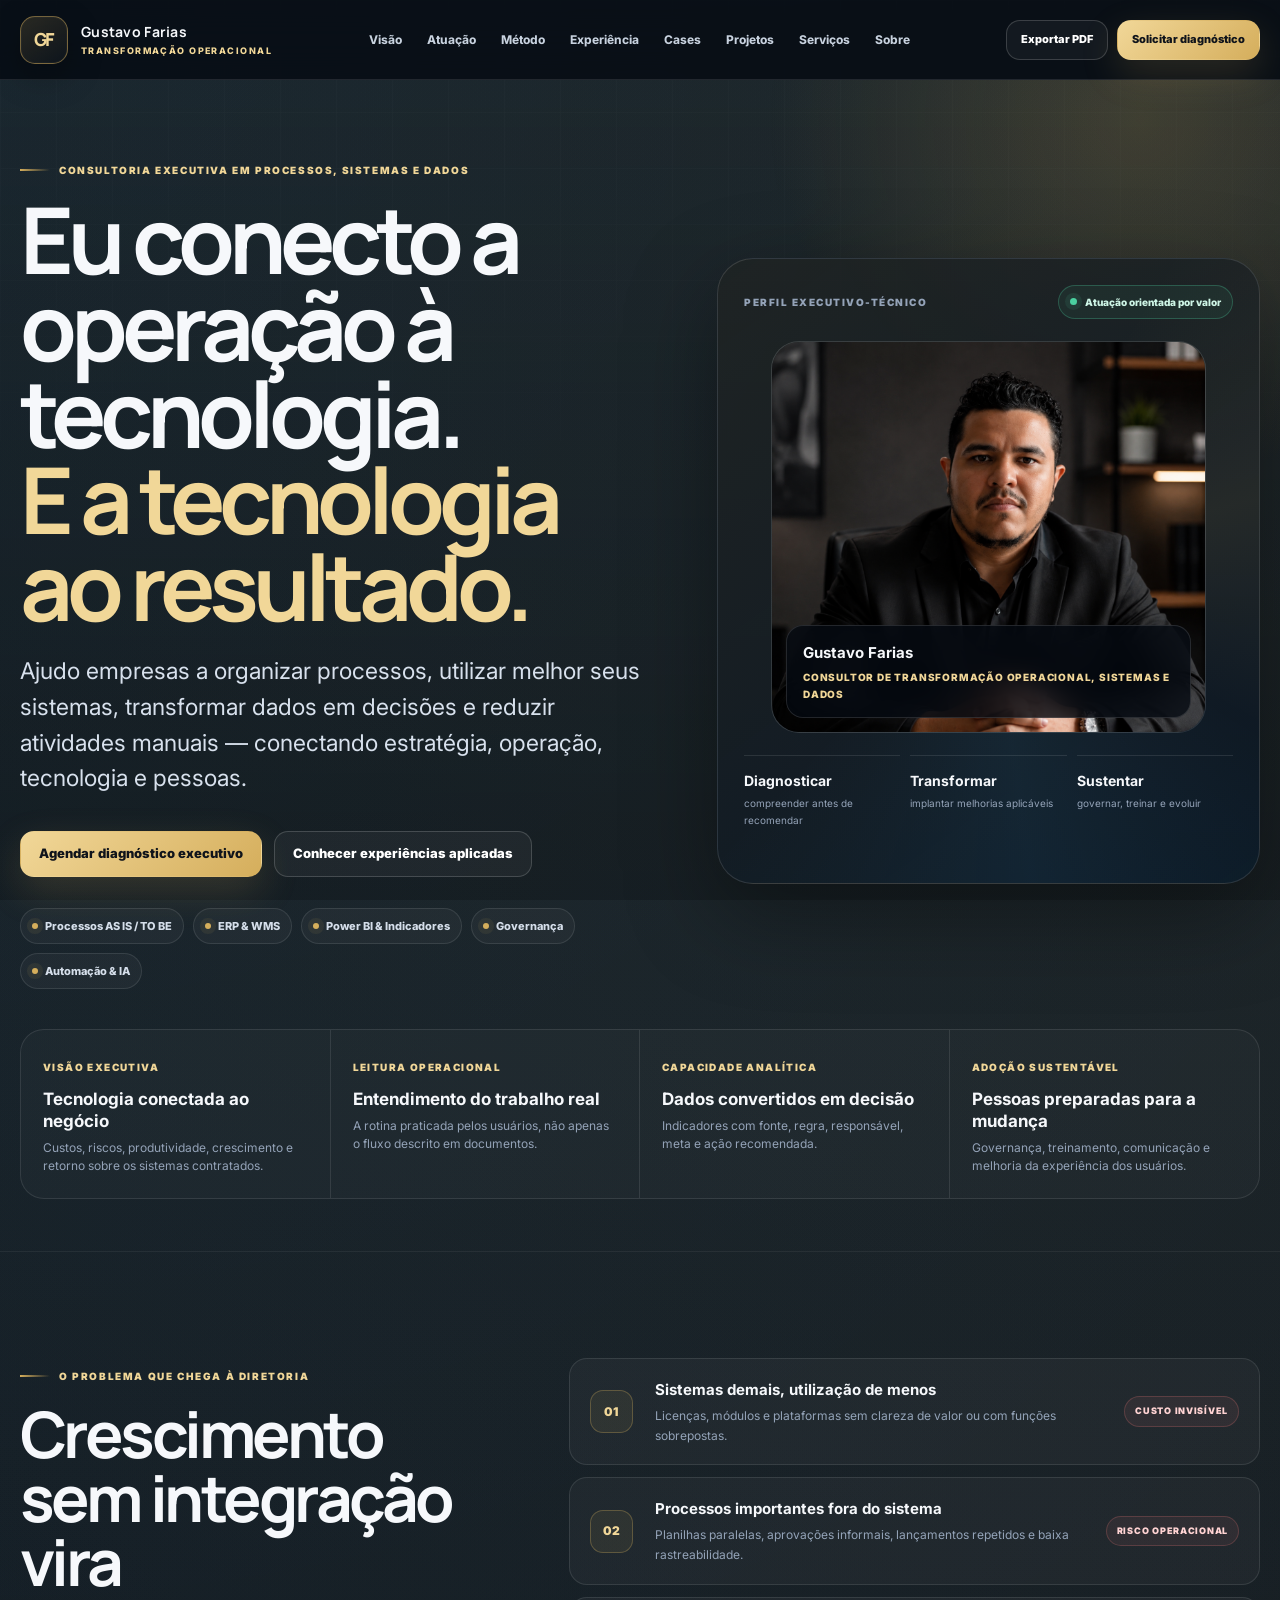
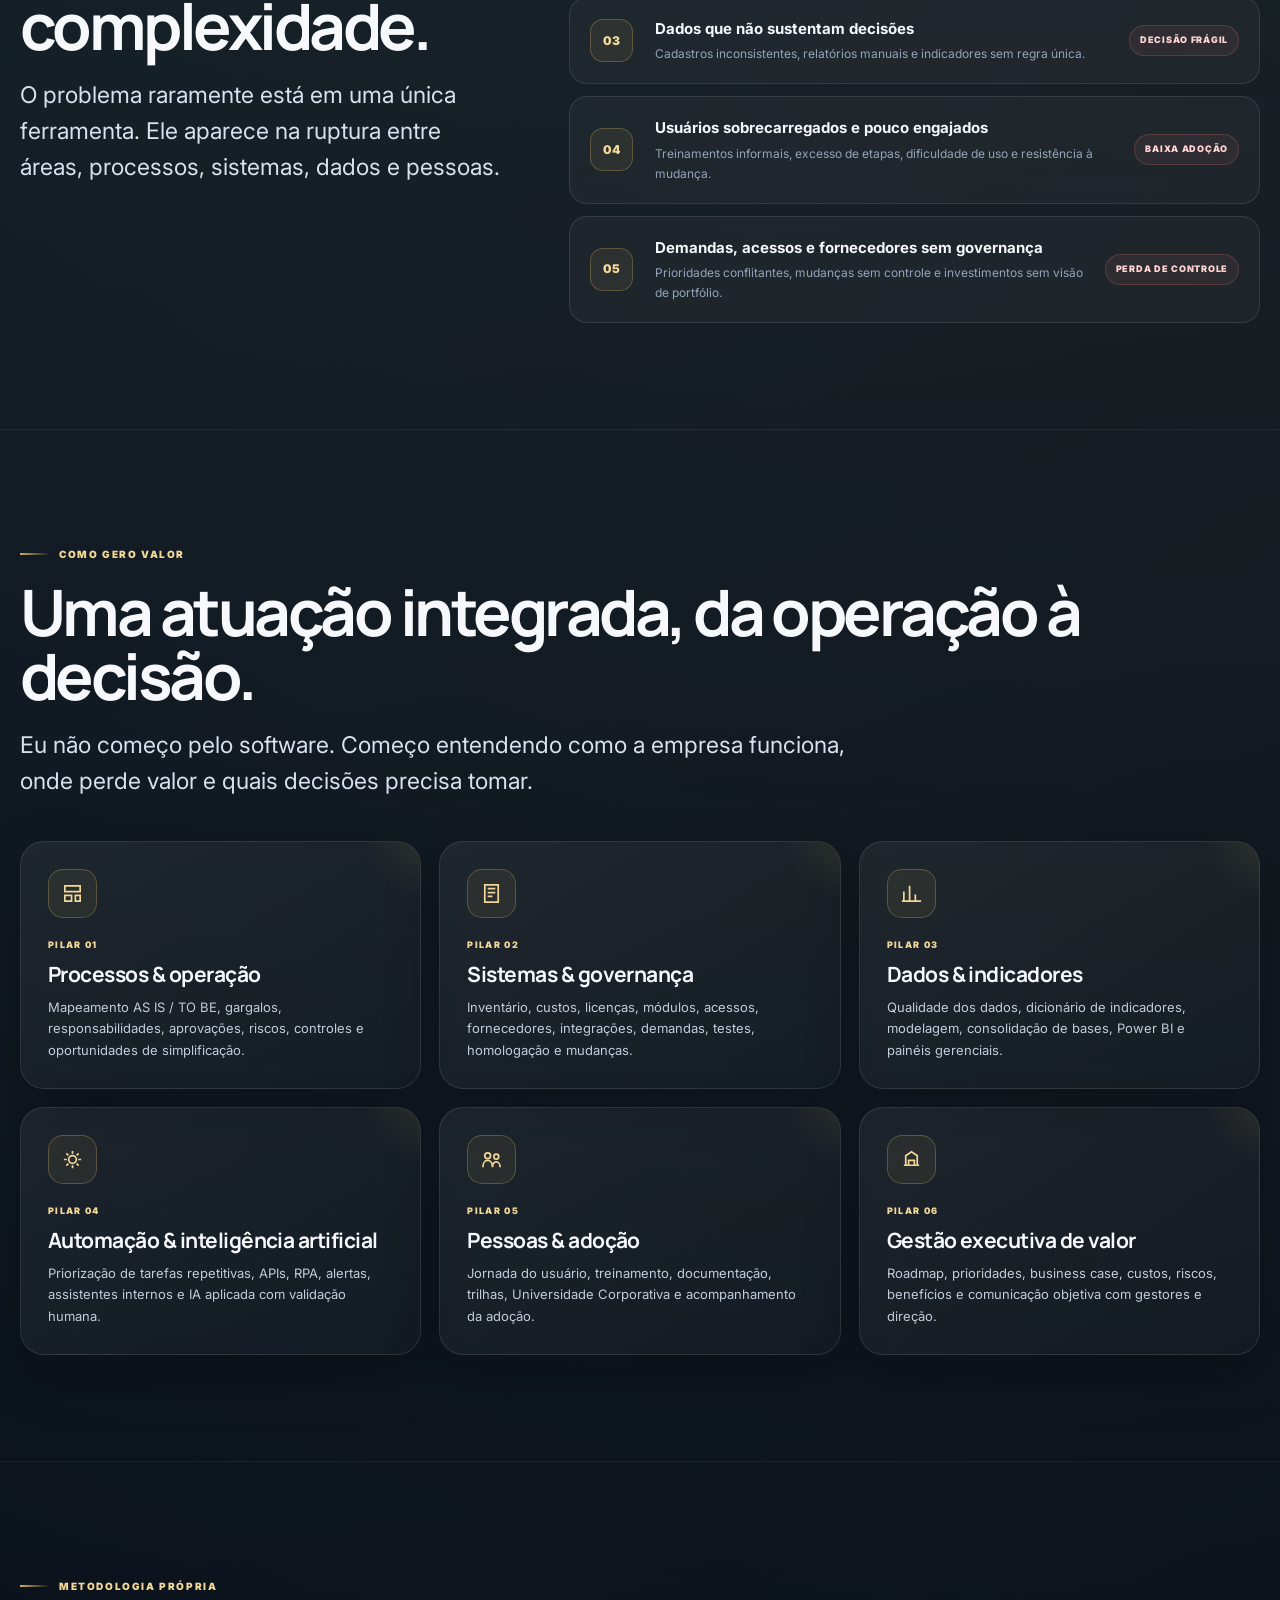
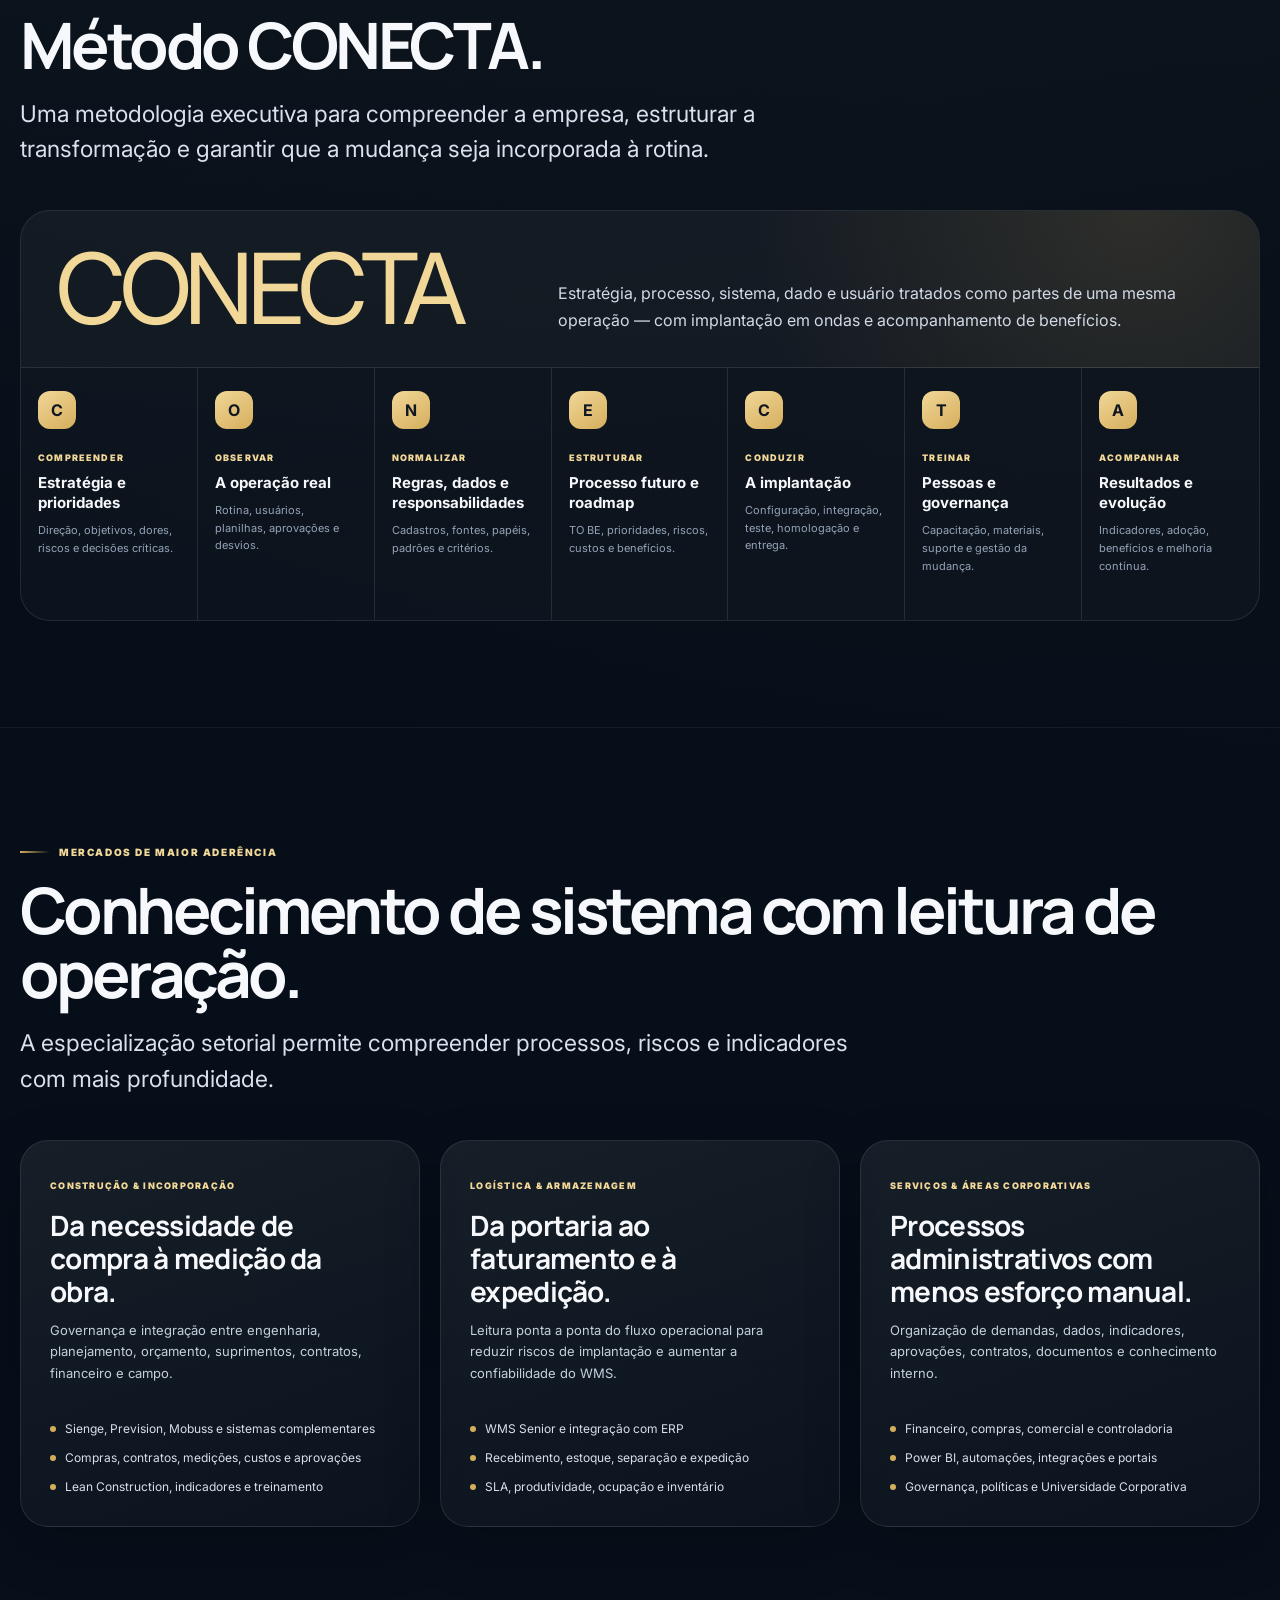
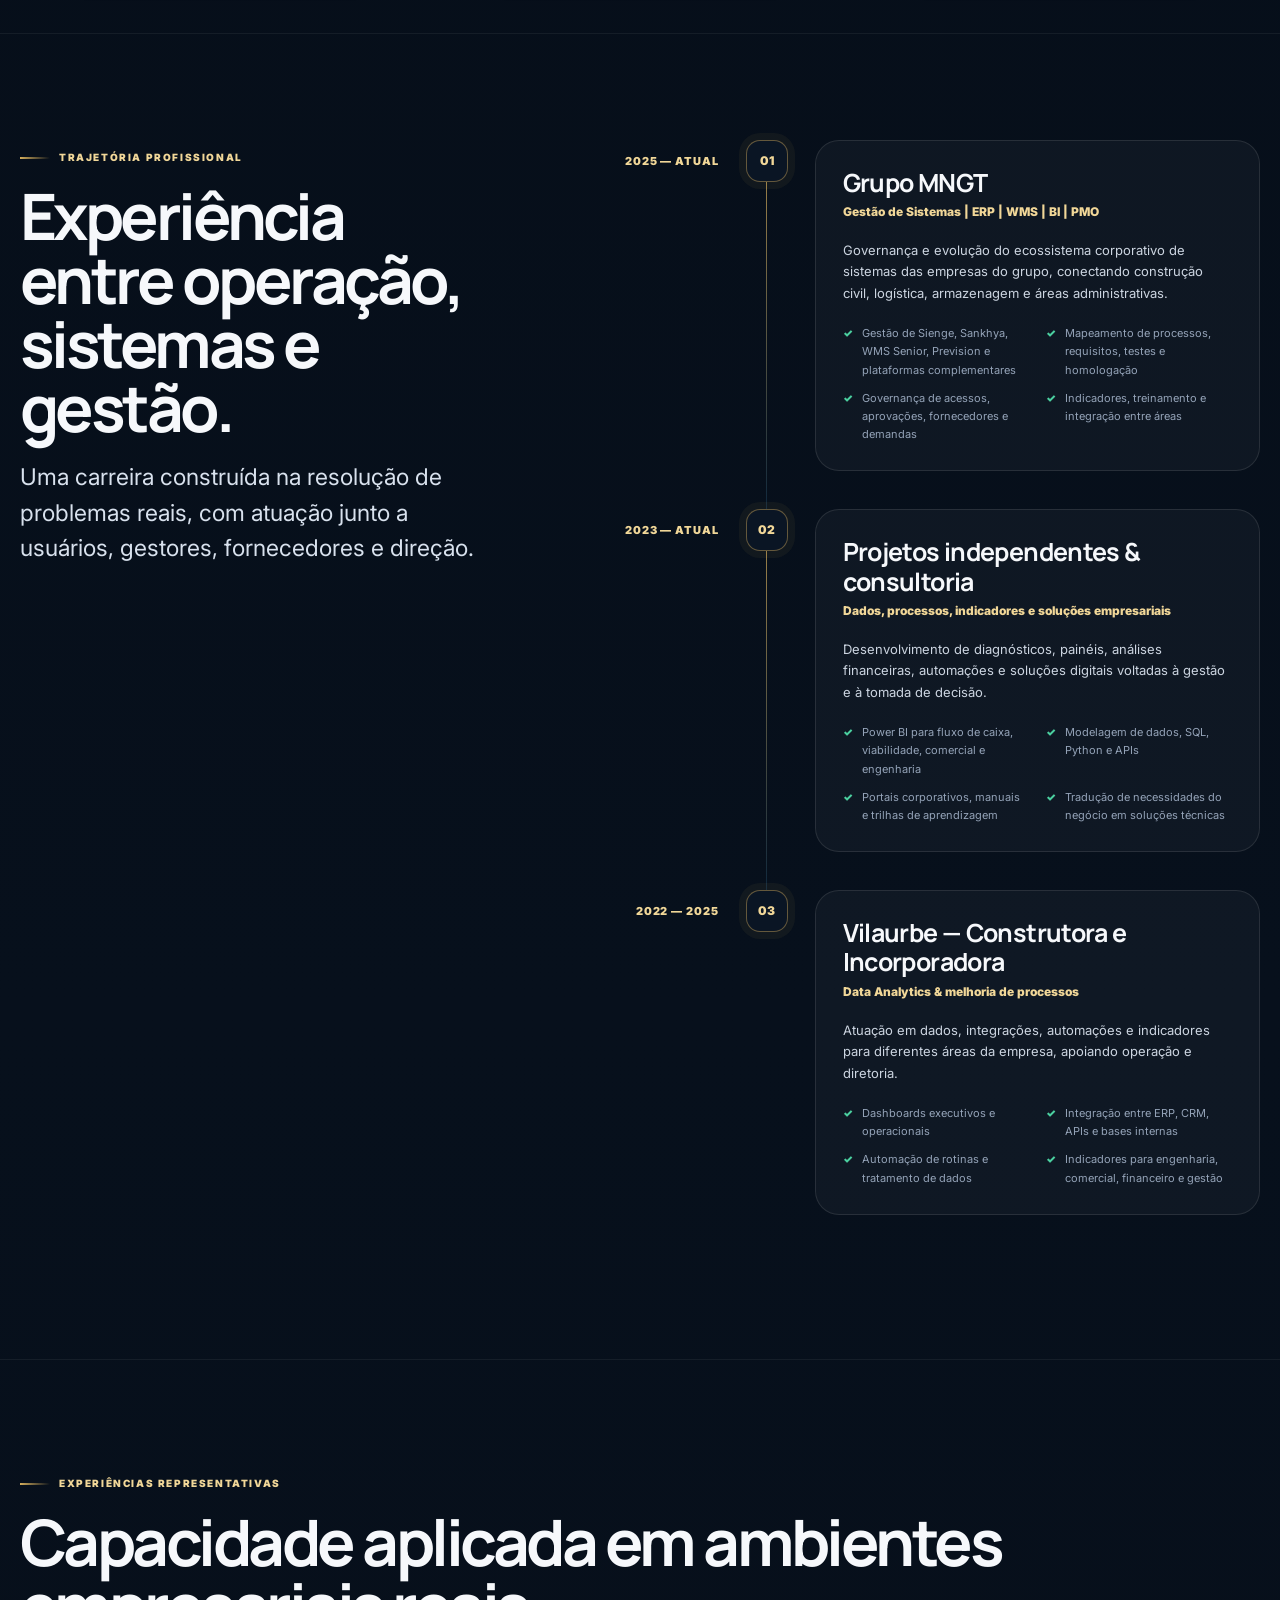
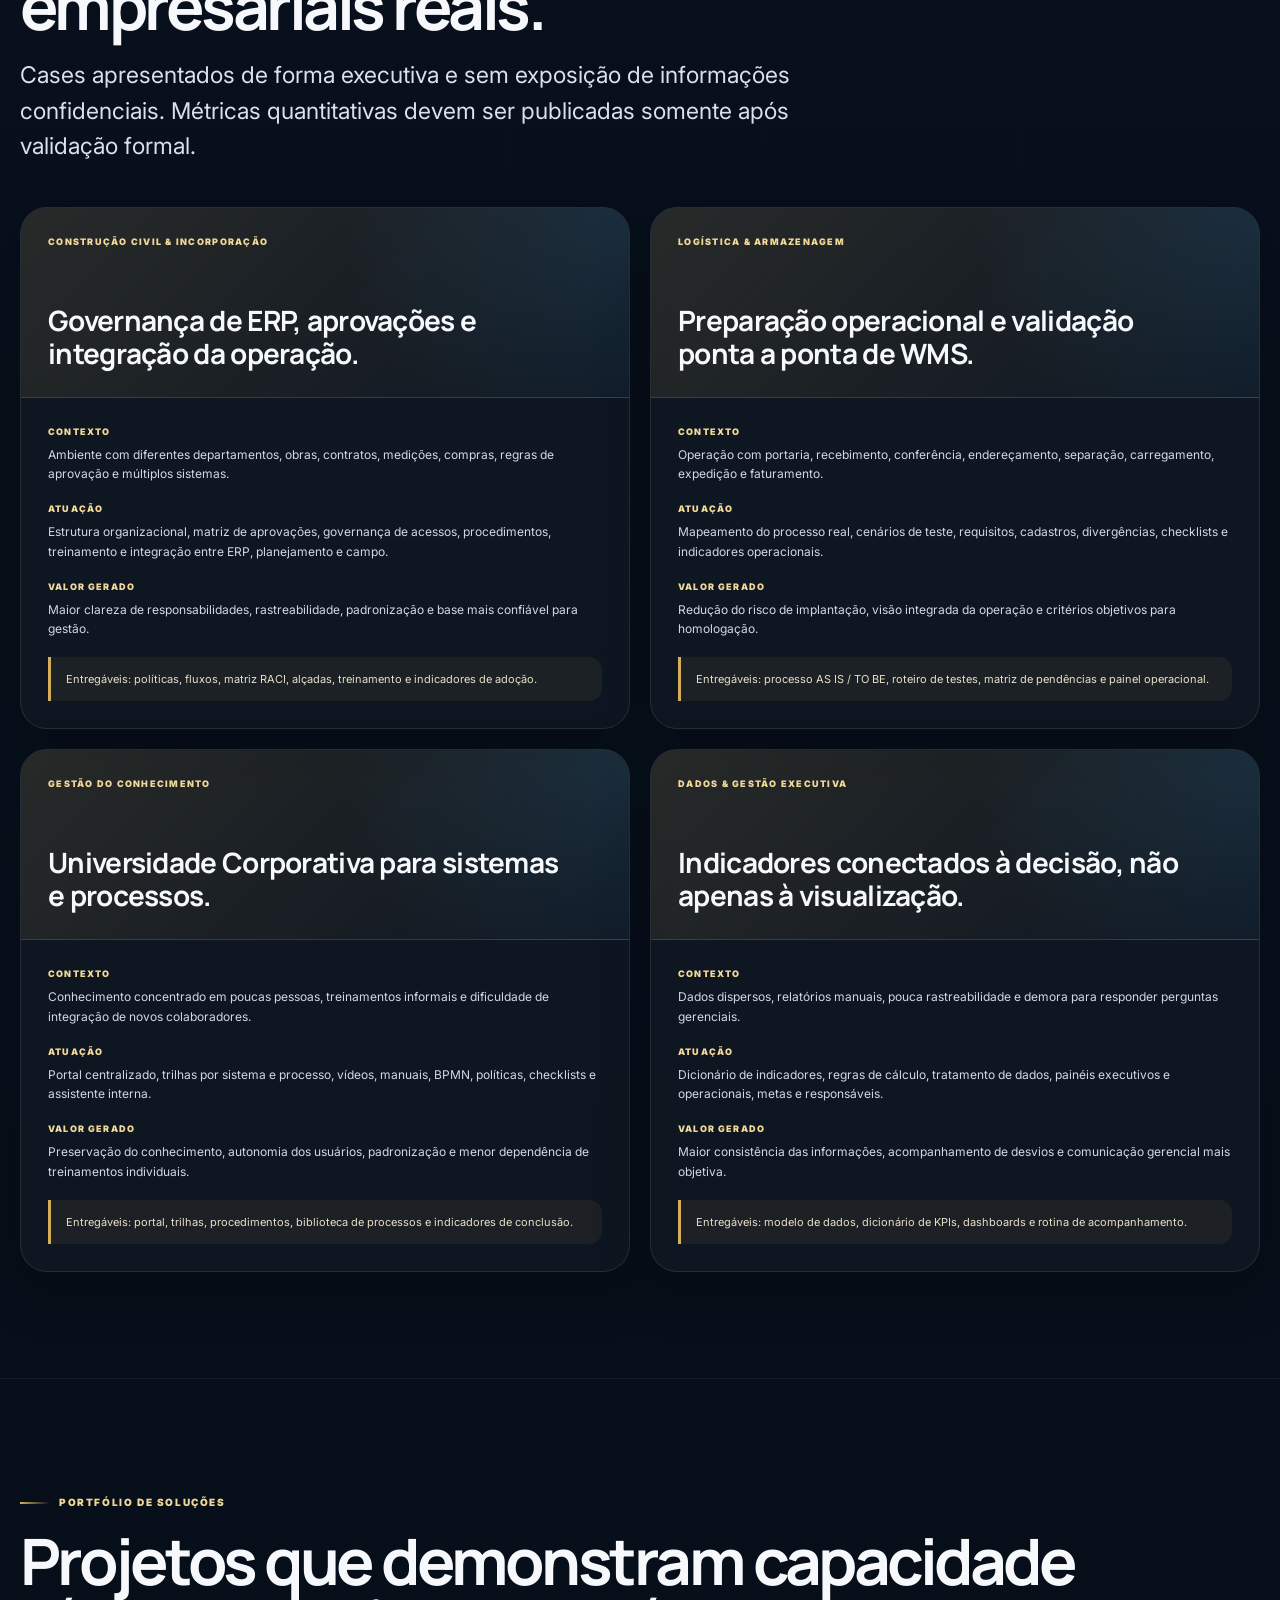
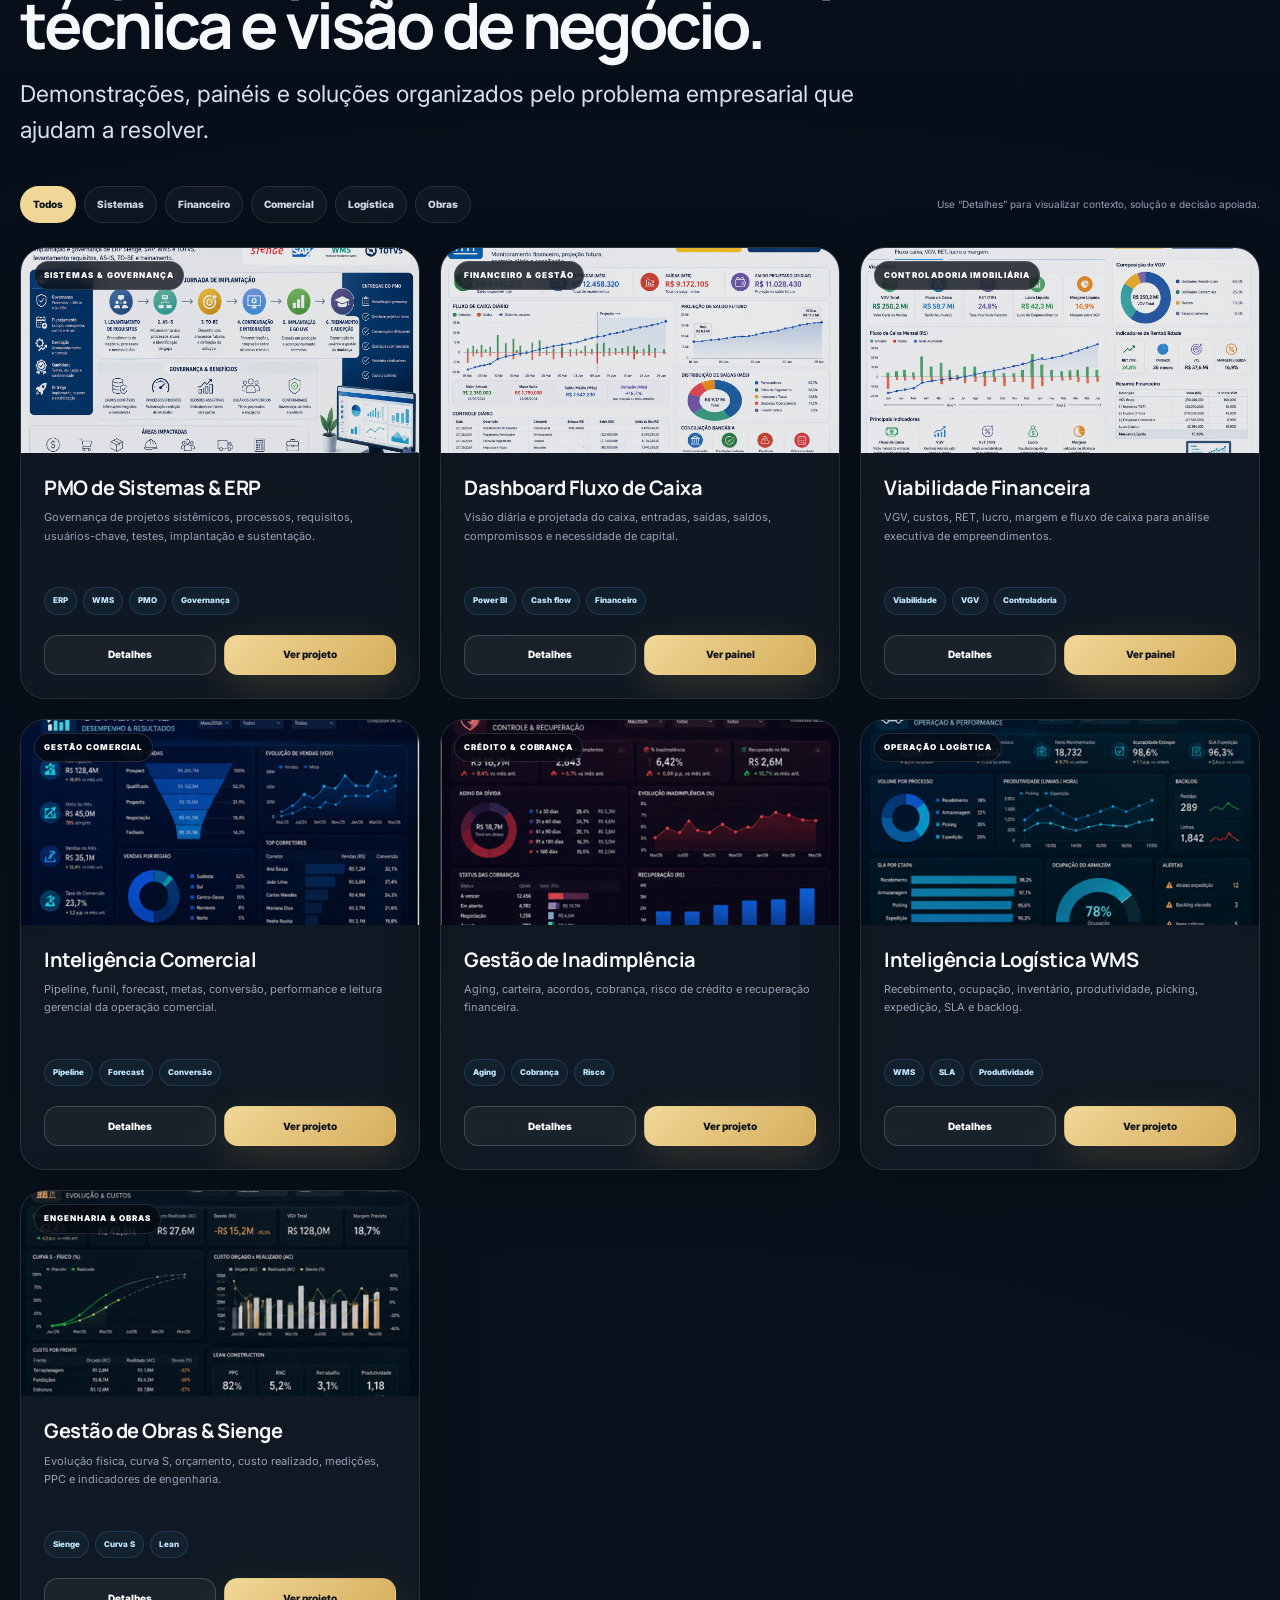
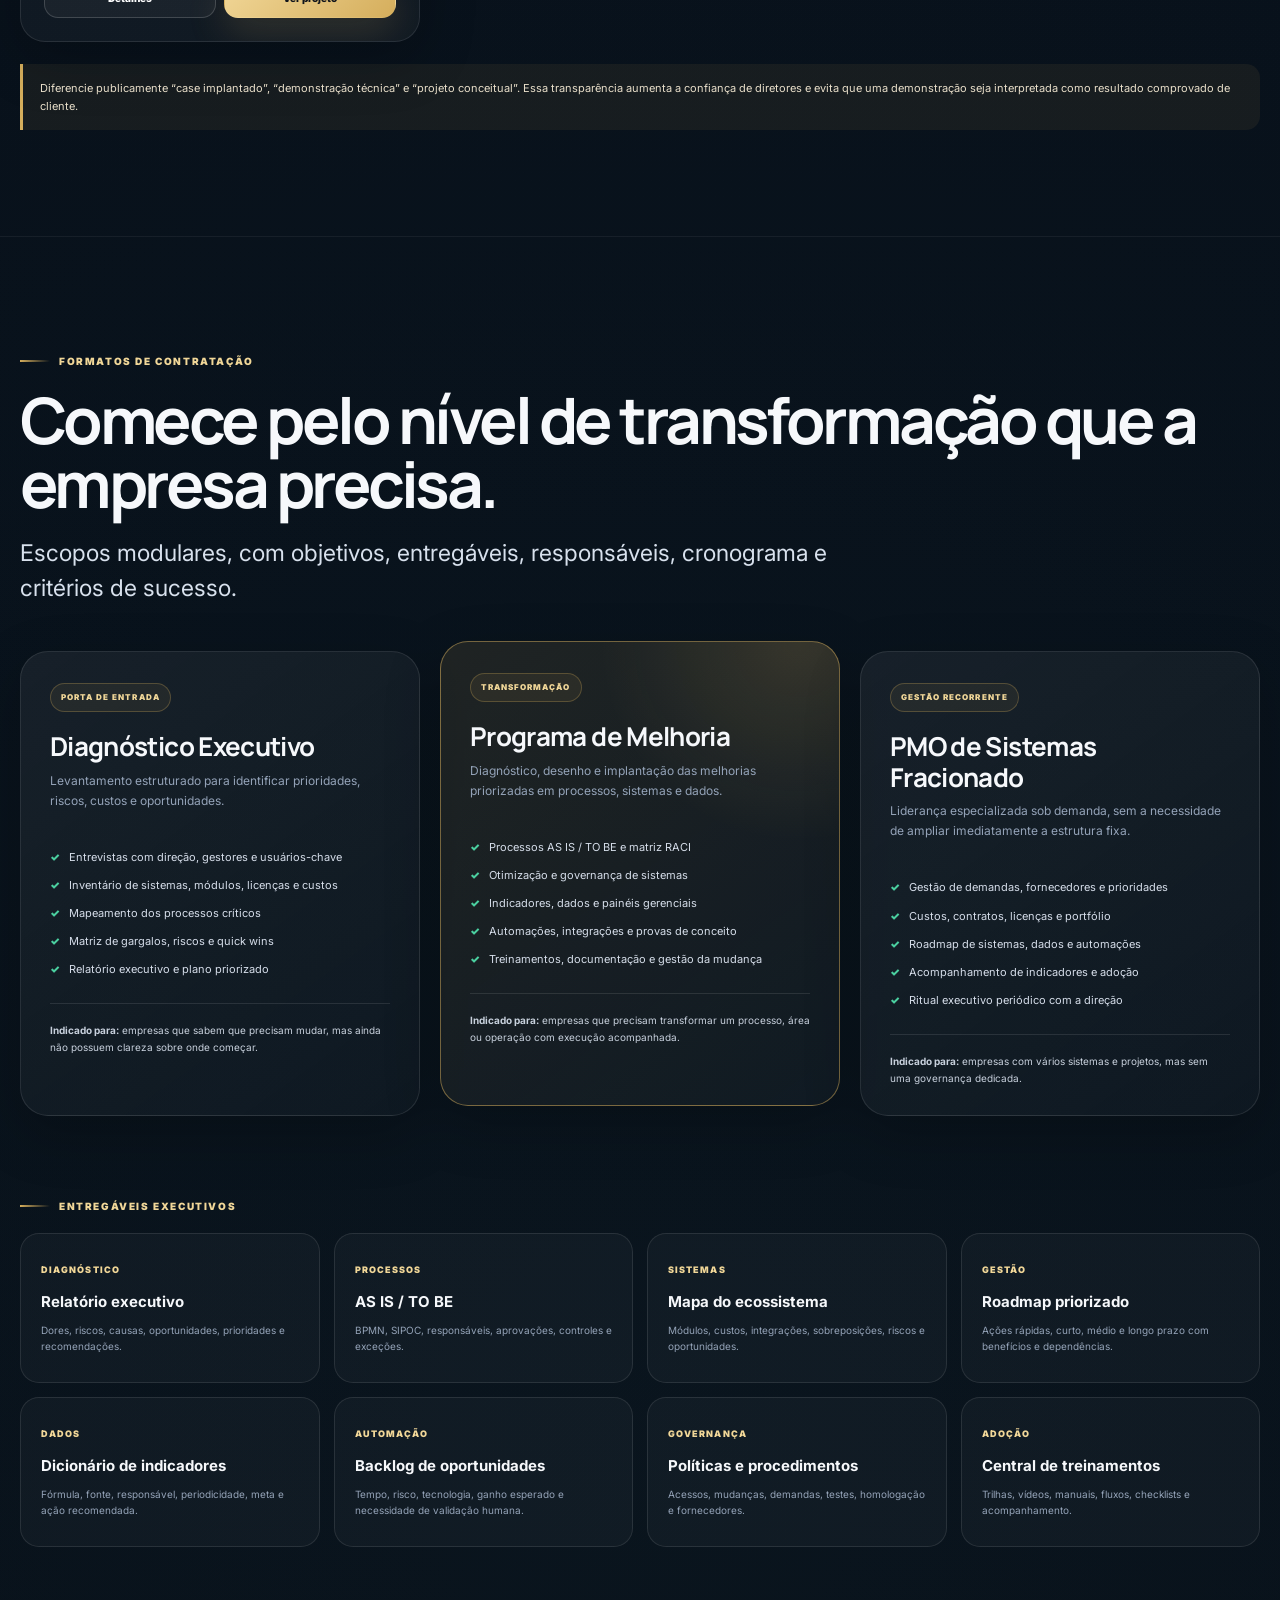
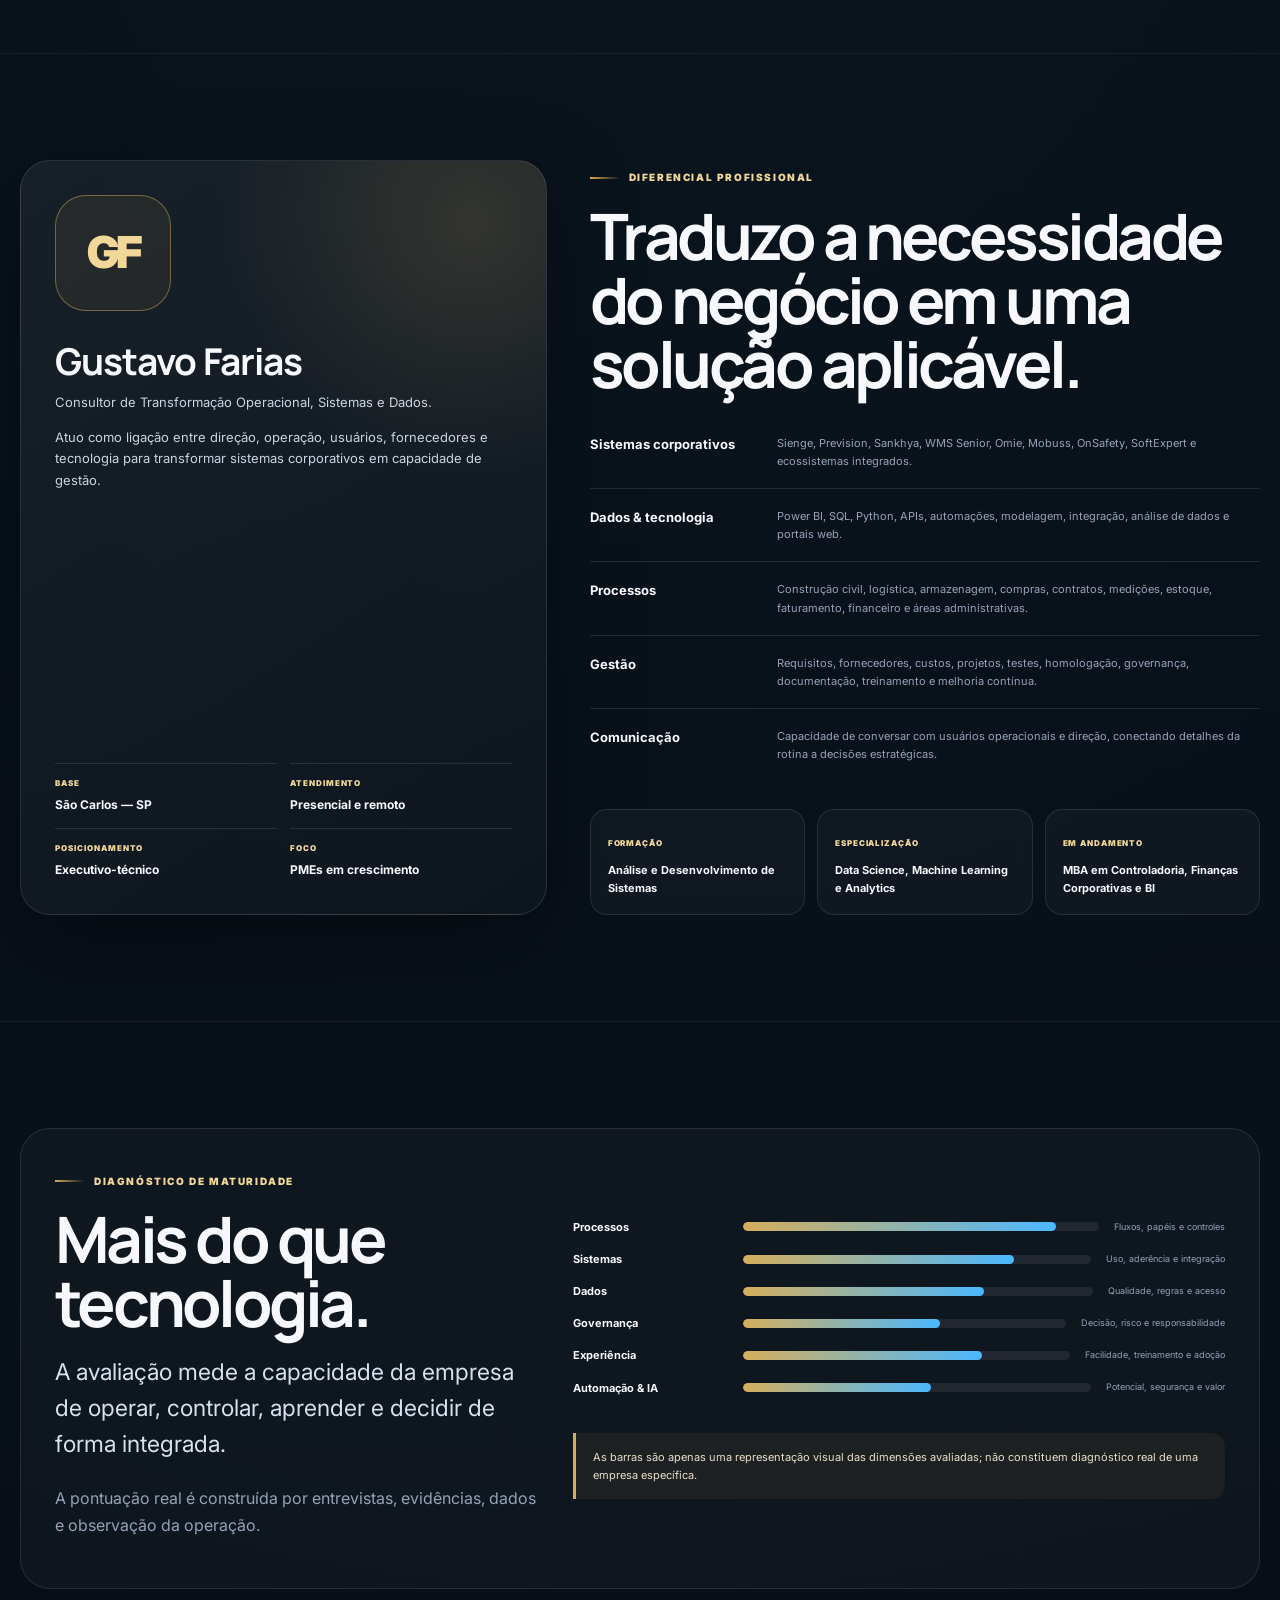
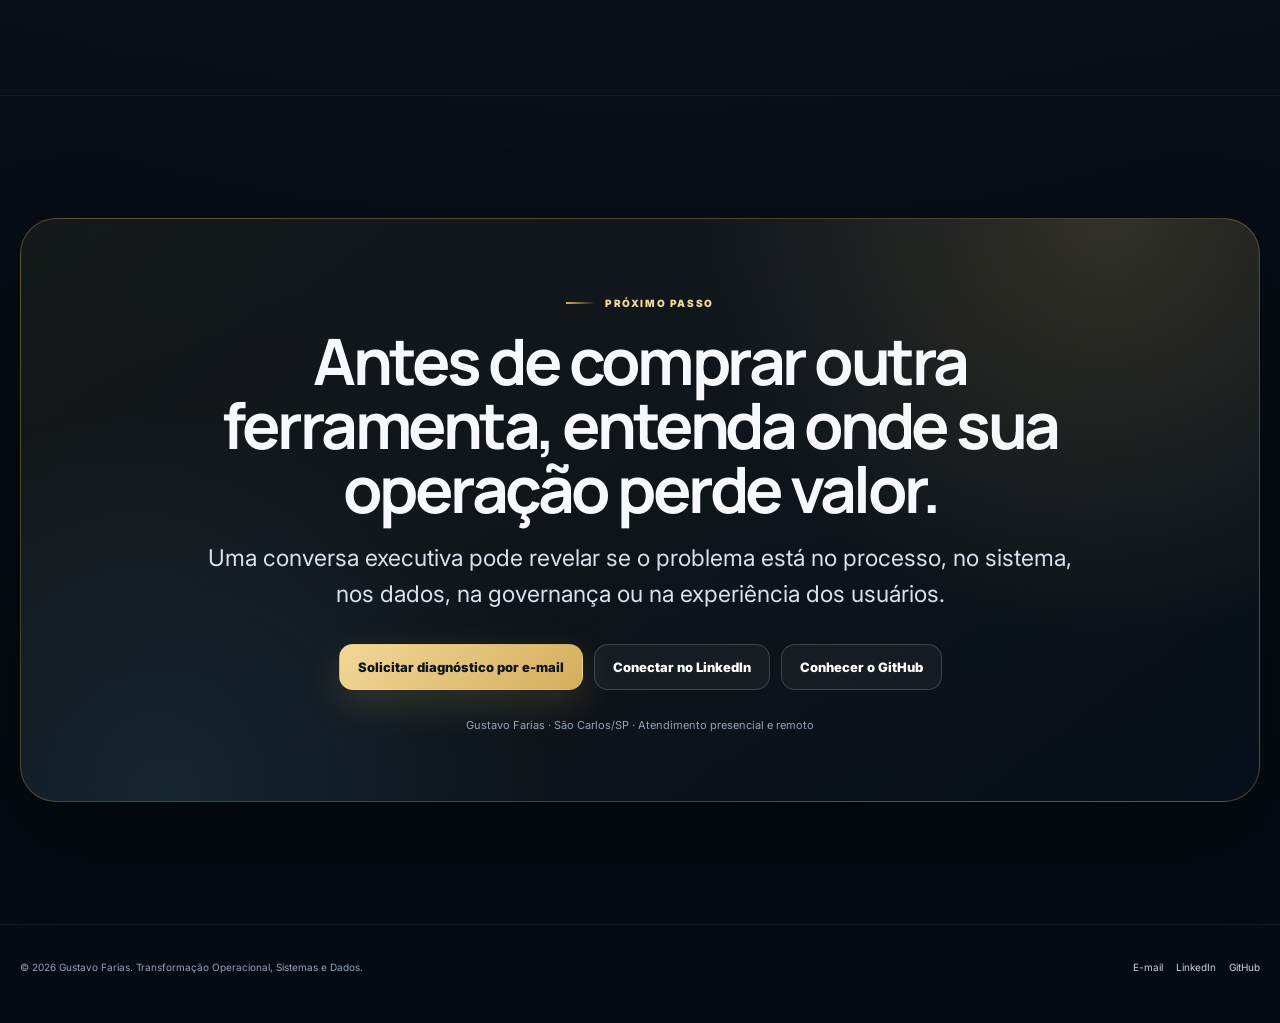
<file: main.html>
<!DOCTYPE html>
<html lang="pt-BR">
<head>
  <meta charset="UTF-8">
  <meta name="viewport" content="width=device-width, initial-scale=1.0">
  <meta name="description" content="Gustavo Farias — Consultoria executiva em transformação operacional, sistemas corporativos, processos, dados, indicadores, automação e governança.">
  <meta name="theme-color" content="#07101c">
  <title>Gustavo Farias | Transformação Operacional, Sistemas e Dados</title>

  <link rel="preconnect" href="https://fonts.googleapis.com">
  <link rel="preconnect" href="https://fonts.gstatic.com" crossorigin>
  <link href="https://fonts.googleapis.com/css2?family=Inter:wght@400;500;600;700;800;900&family=Manrope:wght@600;700;800&display=swap" rel="stylesheet">

  <style>
    :root{
      --bg:#050a12;
      --bg-2:#07101c;
      --surface:#0c1726;
      --surface-2:#101d30;
      --surface-3:#15243a;
      --line:rgba(255,255,255,.10);
      --line-strong:rgba(255,255,255,.17);
      --text:#f6f8fb;
      --soft:#d9e1ec;
      --muted:#94a3b8;
      --gold:#d5ae5c;
      --gold-2:#f1d798;
      --gold-dark:#9b7029;
      --blue:#4bb8ff;
      --cyan:#72e7ea;
      --green:#4bd0a0;
      --red:#ff7d7d;
      --shadow:0 30px 90px rgba(0,0,0,.36);
      --shadow-soft:0 18px 55px rgba(0,0,0,.22);
      --radius-xl:34px;
      --radius-lg:24px;
      --radius-md:17px;
      --max:1240px;
    }

    *{box-sizing:border-box}
    html{scroll-behavior:smooth;scroll-padding-top:92px}
    body{
      margin:0;
      min-height:100vh;
      overflow-x:hidden;
      color:var(--text);
      font-family:Inter,system-ui,-apple-system,BlinkMacSystemFont,"Segoe UI",sans-serif;
      line-height:1.65;
      background:
        radial-gradient(circle at 0% 0%,rgba(75,184,255,.11),transparent 27%),
        radial-gradient(circle at 100% 2%,rgba(213,174,92,.12),transparent 28%),
        radial-gradient(circle at 50% 80%,rgba(114,231,234,.04),transparent 28%),
        linear-gradient(180deg,#040911 0%,#07101c 42%,#050a12 100%);
    }

    body::before{
      content:"";
      position:fixed;
      inset:0;
      z-index:-2;
      pointer-events:none;
      opacity:.028;
      background-image:
        linear-gradient(rgba(255,255,255,.7) 1px,transparent 1px),
        linear-gradient(90deg,rgba(255,255,255,.7) 1px,transparent 1px);
      background-size:56px 56px;
      mask-image:linear-gradient(to bottom,black,transparent 76%);
    }

    body::after{
      content:"";
      position:fixed;
      inset:0;
      z-index:-3;
      pointer-events:none;
      background:linear-gradient(180deg,transparent 0%,rgba(0,0,0,.18) 100%);
    }

    a{color:inherit}
    img{max-width:100%;display:block}
    button,input{font:inherit}
    button{color:inherit}
    ::selection{background:rgba(213,174,92,.35);color:#fff}

    .container{
      width:min(var(--max),calc(100% - 40px));
      margin-inline:auto;
    }

    .skip-link{
      position:fixed;
      top:-80px;
      left:18px;
      z-index:9999;
      padding:12px 16px;
      color:#0b111a;
      font-weight:900;
      text-decoration:none;
      background:var(--gold-2);
      border-radius:12px;
    }
    .skip-link:focus{top:18px}

    .progress{
      position:fixed;
      inset:0 auto auto 0;
      z-index:100;
      width:0;
      height:3px;
      background:linear-gradient(90deg,var(--gold),var(--gold-2),var(--blue));
      box-shadow:0 0 18px rgba(213,174,92,.55);
    }

    header{
      position:fixed;
      inset:0 0 auto 0;
      z-index:80;
      height:80px;
      display:flex;
      align-items:center;
      border-bottom:1px solid var(--line);
      background:rgba(4,9,17,.78);
      backdrop-filter:blur(18px);
    }

    .nav-shell{
      width:min(var(--max),calc(100% - 40px));
      margin-inline:auto;
      display:flex;
      align-items:center;
      justify-content:space-between;
      gap:26px;
    }

    .brand{
      display:flex;
      align-items:center;
      gap:13px;
      min-width:max-content;
      text-decoration:none;
    }

    .brand-mark{
      width:48px;
      height:48px;
      display:grid;
      place-items:center;
      border:1px solid rgba(213,174,92,.50);
      border-radius:15px;
      color:var(--gold-2);
      font-family:Manrope,sans-serif;
      font-size:18px;
      font-weight:900;
      letter-spacing:-.08em;
      background:
        linear-gradient(145deg,rgba(213,174,92,.16),rgba(255,255,255,.025));
      box-shadow:inset 0 0 0 1px rgba(255,255,255,.025),0 12px 34px rgba(0,0,0,.25);
    }

    .brand-copy strong{
      display:block;
      font-family:Manrope,sans-serif;
      font-size:14px;
      letter-spacing:.02em;
    }

    .brand-copy span{
      display:block;
      margin-top:1px;
      color:var(--gold-2);
      font-size:9px;
      font-weight:800;
      letter-spacing:.16em;
      text-transform:uppercase;
    }

    .desktop-nav{
      display:flex;
      align-items:center;
      gap:3px;
    }

    .desktop-nav a{
      padding:10px 11px;
      border-radius:11px;
      color:#c8d2df;
      font-size:12px;
      font-weight:750;
      text-decoration:none;
      transition:.22s ease;
    }

    .desktop-nav a:hover,
    .desktop-nav a.active{
      color:#fff;
      background:rgba(213,174,92,.11);
    }

    .nav-actions{
      display:flex;
      align-items:center;
      gap:9px;
      min-width:max-content;
    }

    .btn{
      min-height:46px;
      display:inline-flex;
      align-items:center;
      justify-content:center;
      gap:9px;
      padding:0 18px;
      border:1px solid var(--line-strong);
      border-radius:14px;
      color:#fff;
      font-size:13px;
      font-weight:850;
      text-decoration:none;
      cursor:pointer;
      background:rgba(255,255,255,.045);
      transition:transform .2s ease,border-color .2s ease,background .2s ease;
    }

    .btn:hover{
      transform:translateY(-2px);
      border-color:rgba(213,174,92,.55);
      background:rgba(255,255,255,.07);
    }

    .btn-primary{
      color:#10141b;
      border-color:transparent;
      background:linear-gradient(135deg,var(--gold-2),var(--gold));
      box-shadow:0 14px 38px rgba(213,174,92,.18);
    }

    .btn-primary:hover{
      border-color:transparent;
      background:linear-gradient(135deg,#f8e4b3,var(--gold));
    }

    .btn-small{
      min-height:40px;
      padding:0 14px;
      font-size:11px;
    }

    .menu-btn{display:none}

    .mobile-nav{
      display:none;
      position:fixed;
      inset:80px 0 auto 0;
      z-index:79;
      padding:14px 20px 20px;
      border-bottom:1px solid var(--line);
      background:rgba(4,9,17,.98);
      backdrop-filter:blur(18px);
    }

    .mobile-nav.open{
      display:grid;
      grid-template-columns:repeat(2,1fr);
      gap:8px;
    }

    .mobile-nav a{
      padding:12px;
      border-radius:12px;
      color:#dbe4ef;
      font-size:13px;
      font-weight:750;
      text-decoration:none;
      background:rgba(255,255,255,.04);
    }

    main{padding-top:80px}
    section{
      position:relative;
      padding:106px 0;
      border-bottom:1px solid rgba(255,255,255,.06);
    }

    h1,h2,h3,p{margin-top:0}
    h1,h2,h3{
      font-family:Manrope,Inter,sans-serif;
    }

    h1{
      max-width:950px;
      margin-bottom:25px;
      font-size:clamp(48px,7.2vw,98px);
      line-height:.94;
      letter-spacing:-.065em;
    }

    h2{
      margin-bottom:20px;
      font-size:clamp(38px,5vw,67px);
      line-height:1;
      letter-spacing:-.055em;
    }

    h3{
      line-height:1.18;
      letter-spacing:-.025em;
    }

    .lead{
      max-width:870px;
      color:#d8e1ed;
      font-size:clamp(18px,2vw,23px);
      line-height:1.55;
    }

    .muted{color:var(--muted)}
    .gold{color:var(--gold-2)}

    .eyebrow{
      display:inline-flex;
      align-items:center;
      gap:9px;
      margin-bottom:18px;
      color:var(--gold-2);
      font-size:10px;
      font-weight:900;
      letter-spacing:.16em;
      text-transform:uppercase;
    }

    .eyebrow::before{
      content:"";
      width:30px;
      height:2px;
      background:linear-gradient(90deg,var(--gold),transparent);
    }

    .section-grid{
      display:grid;
      grid-template-columns:.82fr 1.18fr;
      gap:68px;
      align-items:start;
    }

    .section-head{
      position:sticky;
      top:116px;
    }

    .hero{
      min-height:calc(100vh - 80px);
      padding:72px 0 52px;
      display:flex;
      align-items:center;
      overflow:hidden;
    }

    .hero::before{
      content:"";
      position:absolute;
      width:800px;
      height:800px;
      top:-360px;
      right:-260px;
      border-radius:50%;
      pointer-events:none;
      background:radial-gradient(circle,rgba(213,174,92,.18),transparent 66%);
    }

    .hero-grid{
      display:grid;
      grid-template-columns:1.08fr .92fr;
      gap:60px;
      align-items:center;
    }

    .hero h1 span{
      display:block;
      color:var(--gold-2);
    }

    .hero-actions{
      display:flex;
      flex-wrap:wrap;
      gap:12px;
      margin-top:34px;
    }

    .hero-tags{
      display:flex;
      flex-wrap:wrap;
      gap:9px;
      margin-top:31px;
    }

    .tag{
      display:inline-flex;
      align-items:center;
      gap:7px;
      padding:8px 11px;
      border:1px solid var(--line);
      border-radius:999px;
      color:#d5deea;
      font-size:11px;
      font-weight:800;
      background:rgba(255,255,255,.035);
    }

    .tag::before{
      content:"";
      width:6px;
      height:6px;
      border-radius:50%;
      background:var(--gold);
      box-shadow:0 0 0 5px rgba(213,174,92,.08);
    }

    .hero-visual{
      position:relative;
      min-height:626px;
      padding:26px;
      overflow:hidden;
      border:1px solid rgba(255,255,255,.13);
      border-radius:36px;
      background:
        linear-gradient(145deg,rgba(213,174,92,.10),rgba(75,184,255,.035)),
        rgba(7,16,28,.82);
      box-shadow:var(--shadow);
    }

    .hero-visual::before{
      content:"";
      position:absolute;
      inset:-35%;
      background:
        conic-gradient(from 30deg,transparent,rgba(213,174,92,.09),transparent 25%,rgba(75,184,255,.07),transparent 54%);
      animation:spin 20s linear infinite;
    }

    @keyframes spin{to{transform:rotate(1turn)}}

    .visual-inner{
      position:relative;
      z-index:2;
      height:100%;
      display:grid;
      grid-template-rows:auto 1fr auto;
      gap:22px;
    }

    .visual-top{
      display:flex;
      align-items:center;
      justify-content:space-between;
      gap:18px;
    }

    .visual-label{
      color:var(--muted);
      font-size:10px;
      font-weight:900;
      letter-spacing:.15em;
      text-transform:uppercase;
    }

    .status{
      display:inline-flex;
      align-items:center;
      gap:8px;
      padding:8px 11px;
      border:1px solid rgba(75,208,160,.28);
      border-radius:999px;
      color:#cef5e6;
      font-size:10px;
      font-weight:850;
      background:rgba(75,208,160,.07);
    }

    .status i{
      width:7px;
      height:7px;
      border-radius:50%;
      background:var(--green);
      box-shadow:0 0 0 5px rgba(75,208,160,.09);
    }

    .portrait-wrap{
      position:relative;
      align-self:center;
      width:100%;
      max-width:435px;
      min-height:390px;
      margin-inline:auto;
      display:flex;
      align-items:flex-end;
      justify-content:center;
      overflow:hidden;
      border:1px solid var(--line);
      border-radius:28px;
      background:
        radial-gradient(circle at 50% 30%,rgba(213,174,92,.18),transparent 34%),
        linear-gradient(145deg,rgba(255,255,255,.055),rgba(255,255,255,.018));
    }

    .portrait-wrap img{
      width:100%;
      height:390px;
      object-fit:cover;
      object-position:center top;
      transition:transform .5s ease;
    }

    .portrait-wrap:hover img{transform:scale(1.025)}

    .portrait-fallback{
      position:absolute;
      inset:0;
      display:none;
      place-items:center;
      text-align:center;
      background:
        radial-gradient(circle at 50% 25%,rgba(213,174,92,.16),transparent 34%),
        linear-gradient(145deg,#122039,#081321);
    }

    .portrait-fallback strong{
      display:block;
      color:var(--gold-2);
      font-size:74px;
      line-height:1;
      letter-spacing:-.08em;
    }

    .portrait-fallback span{
      display:block;
      margin-top:14px;
      color:var(--muted);
      font-size:12px;
      font-weight:750;
      letter-spacing:.12em;
      text-transform:uppercase;
    }

    .portrait-caption{
      position:absolute;
      inset:auto 14px 14px 14px;
      z-index:3;
      padding:15px 16px;
      border:1px solid rgba(255,255,255,.12);
      border-radius:17px;
      background:rgba(4,9,17,.78);
      backdrop-filter:blur(14px);
    }

    .portrait-caption strong{
      display:block;
      font-size:15px;
    }

    .portrait-caption span{
      display:block;
      margin-top:3px;
      color:var(--gold-2);
      font-size:10px;
      font-weight:850;
      letter-spacing:.08em;
      text-transform:uppercase;
    }

    .visual-footer{
      display:grid;
      grid-template-columns:repeat(3,1fr);
      gap:10px;
    }

    .visual-footer div{
      padding-top:13px;
      border-top:1px solid var(--line);
    }

    .visual-footer strong{
      display:block;
      font-size:14px;
    }

    .visual-footer span{
      display:block;
      margin-top:3px;
      color:var(--muted);
      font-size:10px;
    }

    .executive-strip{
      margin-top:40px;
      display:grid;
      grid-template-columns:repeat(4,1fr);
      overflow:hidden;
      border:1px solid var(--line);
      border-radius:24px;
      background:rgba(255,255,255,.025);
    }

    .executive-strip article{
      min-height:138px;
      padding:22px;
      border-right:1px solid var(--line);
    }

    .executive-strip article:last-child{border-right:0}

    .executive-strip span{
      color:var(--gold-2);
      font-size:10px;
      font-weight:900;
      letter-spacing:.14em;
      text-transform:uppercase;
    }

    .executive-strip strong{
      display:block;
      margin-top:9px;
      font-size:17px;
      line-height:1.3;
    }

    .executive-strip p{
      margin:7px 0 0;
      color:var(--muted);
      font-size:12px;
      line-height:1.55;
    }

    .problem-list{
      display:grid;
      gap:12px;
    }

    .problem-item{
      display:grid;
      grid-template-columns:48px 1fr auto;
      gap:17px;
      align-items:center;
      padding:19px 20px;
      border:1px solid var(--line);
      border-radius:18px;
      background:rgba(255,255,255,.035);
      transition:.22s ease;
    }

    .problem-item:hover{
      transform:translateX(4px);
      border-color:rgba(213,174,92,.40);
      background:rgba(213,174,92,.055);
    }

    .number-box{
      width:43px;
      height:43px;
      display:grid;
      place-items:center;
      border:1px solid rgba(213,174,92,.30);
      border-radius:13px;
      color:var(--gold-2);
      font-size:12px;
      font-weight:900;
      background:rgba(213,174,92,.08);
    }

    .problem-item strong{
      display:block;
      font-size:15px;
    }

    .problem-item p{
      margin:3px 0 0;
      color:var(--muted);
      font-size:12px;
    }

    .impact{
      white-space:nowrap;
      padding:7px 10px;
      border:1px solid rgba(255,125,125,.21);
      border-radius:999px;
      color:#ffd3d3;
      font-size:9px;
      font-weight:900;
      letter-spacing:.08em;
      text-transform:uppercase;
      background:rgba(255,125,125,.07);
    }

    .cards{
      display:grid;
      grid-template-columns:repeat(3,1fr);
      gap:18px;
    }

    .card{
      position:relative;
      padding:27px;
      overflow:hidden;
      border:1px solid var(--line);
      border-radius:var(--radius-lg);
      background:
        linear-gradient(145deg,rgba(255,255,255,.058),rgba(255,255,255,.022));
      box-shadow:var(--shadow-soft);
      transition:transform .25s ease,border-color .25s ease,background .25s ease;
    }

    .card:hover{
      transform:translateY(-5px);
      border-color:rgba(213,174,92,.42);
      background:
        linear-gradient(145deg,rgba(213,174,92,.075),rgba(255,255,255,.026));
    }

    .card::after{
      content:"";
      position:absolute;
      width:160px;
      height:160px;
      top:-100px;
      right:-100px;
      border-radius:50%;
      pointer-events:none;
      background:radial-gradient(circle,rgba(213,174,92,.15),transparent 70%);
    }

    .icon{
      width:49px;
      height:49px;
      display:grid;
      place-items:center;
      border:1px solid rgba(213,174,92,.30);
      border-radius:15px;
      color:var(--gold-2);
      background:rgba(213,174,92,.08);
    }

    .icon svg{
      width:23px;
      height:23px;
      fill:none;
      stroke:currentColor;
      stroke-width:1.8;
    }

    .card-kicker{
      margin-top:20px;
      color:var(--gold-2);
      font-size:9px;
      font-weight:900;
      letter-spacing:.15em;
      text-transform:uppercase;
    }

    .card h3{
      margin:9px 0 10px;
      font-size:21px;
    }

    .card p{
      margin-bottom:0;
      color:#c2ccda;
      font-size:13px;
    }

    .method-shell{
      border:1px solid var(--line);
      border-radius:30px;
      overflow:hidden;
      background:rgba(255,255,255,.025);
    }

    .method-head{
      display:grid;
      grid-template-columns:.82fr 1.18fr;
      gap:40px;
      padding:34px;
      border-bottom:1px solid var(--line);
      background:
        radial-gradient(circle at 90% 0%,rgba(213,174,92,.13),transparent 34%),
        rgba(255,255,255,.018);
    }

    .method-word{
      font-size:clamp(56px,8vw,98px);
      line-height:.9;
      letter-spacing:-.075em;
      color:var(--gold-2);
    }

    .method-head p{
      align-self:end;
      margin:0;
      color:#d1dae6;
      font-size:16px;
    }

    .method-steps{
      display:grid;
      grid-template-columns:repeat(7,1fr);
    }

    .method-step{
      min-height:252px;
      padding:23px 17px;
      border-right:1px solid var(--line);
    }

    .method-step:last-child{border-right:0}

    .method-step b{
      width:38px;
      height:38px;
      display:grid;
      place-items:center;
      border-radius:12px;
      color:#111720;
      font-size:16px;
      background:linear-gradient(145deg,var(--gold-2),var(--gold));
    }

    .method-step span{
      display:block;
      margin-top:22px;
      color:var(--gold-2);
      font-size:9px;
      font-weight:900;
      letter-spacing:.13em;
      text-transform:uppercase;
    }

    .method-step strong{
      display:block;
      margin-top:7px;
      font-size:15px;
      line-height:1.35;
    }

    .method-step p{
      margin:9px 0 0;
      color:var(--muted);
      font-size:11px;
      line-height:1.6;
    }

    .sectors{
      display:grid;
      grid-template-columns:repeat(3,1fr);
      gap:20px;
    }

    .sector{
      min-height:340px;
      display:flex;
      flex-direction:column;
      justify-content:space-between;
      padding:29px;
      overflow:hidden;
      border:1px solid var(--line);
      border-radius:28px;
      background:
        linear-gradient(160deg,rgba(255,255,255,.065),rgba(255,255,255,.02));
      box-shadow:var(--shadow-soft);
    }

    .sector small{
      color:var(--gold-2);
      font-size:9px;
      font-weight:900;
      letter-spacing:.14em;
      text-transform:uppercase;
    }

    .sector h3{
      margin:13px 0 12px;
      font-size:28px;
    }

    .sector p{
      color:#c5cfdd;
      font-size:13px;
    }

    .sector ul{
      margin:22px 0 0;
      padding:0;
      list-style:none;
      display:grid;
      gap:9px;
    }

    .sector li{
      display:flex;
      gap:9px;
      color:#d8e0ea;
      font-size:12px;
    }

    .sector li::before{
      content:"";
      width:6px;
      height:6px;
      margin-top:7px;
      flex:0 0 auto;
      border-radius:50%;
      background:var(--gold);
    }

    .timeline{
      display:grid;
      gap:0;
    }

    .timeline-item{
      display:grid;
      grid-template-columns:150px 56px 1fr;
      gap:20px;
      align-items:start;
      padding:0 0 38px;
    }

    .timeline-date{
      padding-top:12px;
      color:var(--gold-2);
      font-size:11px;
      font-weight:900;
      letter-spacing:.08em;
      text-align:right;
      text-transform:uppercase;
    }

    .timeline-axis{
      position:relative;
      min-height:100%;
      display:flex;
      justify-content:center;
    }

    .timeline-axis::after{
      content:"";
      position:absolute;
      top:42px;
      bottom:-38px;
      width:1px;
      background:linear-gradient(180deg,rgba(213,174,92,.7),rgba(75,184,255,.15));
    }

    .timeline-item:last-child .timeline-axis::after{display:none}

    .timeline-dot{
      position:relative;
      z-index:2;
      width:42px;
      height:42px;
      display:grid;
      place-items:center;
      border:1px solid rgba(213,174,92,.44);
      border-radius:14px;
      color:var(--gold-2);
      font-size:12px;
      font-weight:900;
      background:#0a1524;
      box-shadow:0 0 0 7px rgba(213,174,92,.055);
    }

    .experience-card{
      padding:27px;
      border:1px solid var(--line);
      border-radius:24px;
      background:rgba(255,255,255,.035);
    }

    .experience-top{
      display:flex;
      align-items:flex-start;
      justify-content:space-between;
      gap:20px;
    }

    .experience-top h3{
      margin-bottom:5px;
      font-size:25px;
    }

    .role{
      color:var(--gold-2);
      font-size:12px;
      font-weight:850;
    }

    .experience-card > p{
      margin:18px 0 0;
      color:#ccd5e1;
      font-size:13px;
    }

    .experience-points{
      margin-top:20px;
      display:grid;
      grid-template-columns:repeat(2,1fr);
      gap:10px 18px;
    }

    .experience-points div{
      display:flex;
      gap:9px;
      color:var(--muted);
      font-size:11px;
    }

    .experience-points div::before{
      content:"✓";
      color:var(--green);
      font-weight:900;
    }

    .case-grid{
      display:grid;
      grid-template-columns:repeat(2,1fr);
      gap:20px;
    }

    .case{
      overflow:hidden;
      border:1px solid var(--line);
      border-radius:27px;
      background:rgba(255,255,255,.032);
      box-shadow:var(--shadow-soft);
    }

    .case-head{
      min-height:190px;
      padding:27px;
      display:flex;
      flex-direction:column;
      justify-content:space-between;
      border-bottom:1px solid var(--line);
      background:
        radial-gradient(circle at 100% 0%,rgba(75,184,255,.12),transparent 45%),
        linear-gradient(135deg,rgba(213,174,92,.13),transparent);
    }

    .case-head span{
      color:var(--gold-2);
      font-size:9px;
      font-weight:900;
      letter-spacing:.14em;
      text-transform:uppercase;
    }

    .case-head h3{
      max-width:520px;
      margin:24px 0 0;
      font-size:28px;
    }

    .case-body{
      padding:27px;
      display:grid;
      gap:18px;
    }

    .case-line small{
      display:block;
      margin-bottom:5px;
      color:var(--gold-2);
      font-size:9px;
      font-weight:900;
      letter-spacing:.13em;
      text-transform:uppercase;
    }

    .case-line p{
      margin:0;
      color:#d0d9e5;
      font-size:12px;
    }

    .case-proof{
      padding:13px 15px;
      border-left:3px solid var(--gold);
      border-radius:0 13px 13px 0;
      color:#e8dfca;
      font-size:11px;
      background:rgba(213,174,92,.075);
    }

    .portfolio-toolbar{
      display:flex;
      align-items:center;
      justify-content:space-between;
      gap:18px;
      margin:38px 0 24px;
    }

    .filters{
      display:flex;
      flex-wrap:wrap;
      gap:8px;
    }

    .filter-btn{
      padding:9px 12px;
      border:1px solid var(--line);
      border-radius:999px;
      color:#cdd7e3;
      font-size:10px;
      font-weight:850;
      cursor:pointer;
      background:rgba(255,255,255,.035);
    }

    .filter-btn.active,
    .filter-btn:hover{
      color:#121820;
      border-color:transparent;
      background:var(--gold-2);
    }

    .project-grid{
      display:grid;
      grid-template-columns:repeat(3,1fr);
      gap:20px;
    }

    .project{
      overflow:hidden;
      border:1px solid var(--line);
      border-radius:25px;
      background:rgba(255,255,255,.035);
      box-shadow:var(--shadow-soft);
      transition:transform .25s ease,border-color .25s ease;
    }

    .project:hover{
      transform:translateY(-5px);
      border-color:rgba(213,174,92,.42);
    }

    .project.hidden{display:none}

    .project-media{
      position:relative;
      height:205px;
      overflow:hidden;
      background:
        radial-gradient(circle at 70% 20%,rgba(213,174,92,.15),transparent 34%),
        linear-gradient(145deg,#132039,#081321);
    }

    .project-media img{
      width:100%;
      height:100%;
      object-fit:cover;
      opacity:.90;
      transition:transform .45s ease,opacity .45s ease;
    }

    .project:hover .project-media img{
      transform:scale(1.04);
      opacity:1;
    }

    .media-fallback{
      position:absolute;
      inset:0;
      display:none;
      place-items:center;
      color:var(--gold-2);
      font-size:42px;
      font-weight:900;
      letter-spacing:-.06em;
    }

    .project-badge{
      position:absolute;
      top:13px;
      left:13px;
      z-index:2;
      padding:7px 9px;
      border:1px solid rgba(255,255,255,.13);
      border-radius:999px;
      color:#fff;
      font-size:8px;
      font-weight:900;
      letter-spacing:.12em;
      text-transform:uppercase;
      background:rgba(4,9,17,.76);
      backdrop-filter:blur(12px);
    }

    .project-body{padding:23px}

    .project-body h3{
      margin-bottom:9px;
      font-size:20px;
    }

    .project-body p{
      min-height:62px;
      color:var(--muted);
      font-size:11px;
    }

    .project-tags{
      display:flex;
      flex-wrap:wrap;
      gap:6px;
      margin-top:17px;
    }

    .project-tags span{
      padding:6px 8px;
      border:1px solid rgba(75,184,255,.16);
      border-radius:999px;
      color:#bfe8ff;
      font-size:8px;
      font-weight:850;
      background:rgba(75,184,255,.055);
    }

    .project-actions{
      display:flex;
      gap:8px;
      margin-top:20px;
    }

    .project-actions .btn{
      min-height:40px;
      flex:1;
      padding:0 12px;
      font-size:10px;
    }

    .offer-grid{
      display:grid;
      grid-template-columns:repeat(3,1fr);
      gap:20px;
    }

    .offer{
      position:relative;
      padding:29px;
      border:1px solid var(--line);
      border-radius:28px;
      background:
        linear-gradient(145deg,rgba(255,255,255,.06),rgba(255,255,255,.025));
      box-shadow:var(--shadow-soft);
    }

    .offer.featured{
      transform:translateY(-10px);
      border-color:rgba(213,174,92,.50);
      background:
        radial-gradient(circle at 90% 0%,rgba(213,174,92,.15),transparent 34%),
        linear-gradient(145deg,rgba(213,174,92,.11),rgba(255,255,255,.026));
    }

    .offer-badge{
      display:inline-flex;
      padding:7px 10px;
      border:1px solid rgba(213,174,92,.28);
      border-radius:999px;
      color:var(--gold-2);
      font-size:8px;
      font-weight:950;
      letter-spacing:.13em;
      text-transform:uppercase;
      background:rgba(213,174,92,.08);
    }

    .offer h3{
      margin:19px 0 9px;
      font-size:26px;
    }

    .offer > p{
      min-height:55px;
      color:var(--muted);
      font-size:12px;
    }

    .offer ul{
      margin:22px 0 25px;
      padding:0;
      list-style:none;
      display:grid;
      gap:10px;
    }

    .offer li{
      display:flex;
      gap:9px;
      color:#d6deea;
      font-size:11px;
    }

    .offer li::before{
      content:"✓";
      color:var(--green);
      font-weight:900;
    }

    .offer-foot{
      padding-top:18px;
      border-top:1px solid var(--line);
      color:#c8d1dd;
      font-size:10px;
    }

    .deliverables{
      display:grid;
      grid-template-columns:repeat(4,1fr);
      gap:14px;
    }

    .deliverable{
      min-height:150px;
      padding:20px;
      border:1px solid var(--line);
      border-radius:19px;
      background:rgba(255,255,255,.032);
    }

    .deliverable span{
      color:var(--gold-2);
      font-size:9px;
      font-weight:900;
      letter-spacing:.12em;
      text-transform:uppercase;
    }

    .deliverable strong{
      display:block;
      margin-top:10px;
      font-size:15px;
    }

    .deliverable p{
      margin:7px 0 0;
      color:var(--muted);
      font-size:10px;
    }

    .profile-grid{
      display:grid;
      grid-template-columns:.88fr 1.12fr;
      gap:43px;
      align-items:stretch;
    }

    .profile-card{
      min-height:590px;
      padding:34px;
      display:flex;
      flex-direction:column;
      justify-content:space-between;
      border:1px solid var(--line);
      border-radius:30px;
      background:
        radial-gradient(circle at 86% 8%,rgba(213,174,92,.16),transparent 31%),
        linear-gradient(145deg,rgba(255,255,255,.06),rgba(255,255,255,.025));
      box-shadow:var(--shadow);
    }

    .profile-monogram{
      width:116px;
      height:116px;
      display:grid;
      place-items:center;
      border:1px solid rgba(213,174,92,.46);
      border-radius:31px;
      color:var(--gold-2);
      font-size:44px;
      font-weight:950;
      letter-spacing:-.08em;
      background:rgba(213,174,92,.08);
    }

    .profile-card h3{
      margin:29px 0 9px;
      font-size:37px;
    }

    .profile-card p{
      color:#cbd5e1;
      font-size:13px;
    }

    .profile-meta{
      margin-top:25px;
      display:grid;
      grid-template-columns:repeat(2,1fr);
      gap:13px;
    }

    .profile-meta div{
      padding-top:13px;
      border-top:1px solid var(--line);
    }

    .profile-meta span{
      display:block;
      color:var(--gold-2);
      font-size:8px;
      font-weight:900;
      letter-spacing:.12em;
      text-transform:uppercase;
    }

    .profile-meta strong{
      display:block;
      margin-top:5px;
      font-size:12px;
    }

    .capabilities{
      display:grid;
      gap:0;
    }

    .capability{
      display:grid;
      grid-template-columns:165px 1fr;
      gap:22px;
      padding:18px 0;
      border-bottom:1px solid var(--line);
    }

    .capability:last-child{border-bottom:0}

    .capability strong{
      font-size:13px;
    }

    .capability p{
      margin:0;
      color:var(--muted);
      font-size:11px;
    }

    .qualification-strip{
      margin-top:28px;
      display:grid;
      grid-template-columns:repeat(3,1fr);
      gap:12px;
    }

    .qualification{
      padding:17px;
      border:1px solid var(--line);
      border-radius:17px;
      background:rgba(255,255,255,.03);
    }

    .qualification span{
      color:var(--gold-2);
      font-size:8px;
      font-weight:900;
      letter-spacing:.11em;
      text-transform:uppercase;
    }

    .qualification strong{
      display:block;
      margin-top:7px;
      font-size:11px;
    }

    .maturity{
      display:grid;
      grid-template-columns:.85fr 1.15fr;
      gap:36px;
      align-items:center;
      padding:34px;
      border:1px solid var(--line);
      border-radius:30px;
      background:rgba(255,255,255,.032);
    }

    .maturity-map{
      display:grid;
      gap:14px;
    }

    .maturity-row{
      display:grid;
      grid-template-columns:155px 1fr auto;
      gap:15px;
      align-items:center;
    }

    .maturity-row strong{
      font-size:11px;
    }

    .maturity-bar{
      height:9px;
      overflow:hidden;
      border-radius:999px;
      background:rgba(255,255,255,.075);
    }

    .maturity-bar i{
      display:block;
      width:var(--w);
      height:100%;
      border-radius:inherit;
      background:linear-gradient(90deg,var(--gold),var(--blue));
    }

    .maturity-row span{
      color:var(--muted);
      font-size:9px;
    }

    .note{
      margin-top:22px;
      padding:15px 17px;
      border-left:3px solid var(--gold);
      border-radius:0 14px 14px 0;
      color:#e9dfca;
      font-size:11px;
      background:rgba(213,174,92,.075);
    }

    .cta{
      padding:122px 0;
    }

    .cta-box{
      padding:66px;
      text-align:center;
      border:1px solid rgba(213,174,92,.32);
      border-radius:36px;
      background:
        radial-gradient(circle at 88% 0%,rgba(213,174,92,.18),transparent 34%),
        radial-gradient(circle at 12% 100%,rgba(75,184,255,.10),transparent 32%),
        linear-gradient(135deg,rgba(213,174,92,.075),rgba(75,184,255,.028));
      box-shadow:var(--shadow);
    }

    .cta-box h2{
      max-width:980px;
      margin-inline:auto;
    }

    .cta-box .lead{
      margin-inline:auto;
    }

    .cta-actions{
      margin-top:32px;
      display:flex;
      flex-wrap:wrap;
      justify-content:center;
      gap:11px;
    }

    .contact-note{
      margin-top:26px;
      color:var(--muted);
      font-size:11px;
    }

    footer{
      padding:34px 0 48px;
    }

    .footer-shell{
      display:flex;
      align-items:center;
      justify-content:space-between;
      gap:22px;
      color:var(--muted);
      font-size:10px;
    }

    .socials{
      display:flex;
      flex-wrap:wrap;
      gap:13px;
    }

    .socials a{
      color:#c9d3df;
      text-decoration:none;
    }

    .socials a:hover{color:var(--gold-2)}

    .back-top{
      position:fixed;
      right:20px;
      bottom:20px;
      z-index:55;
      width:44px;
      height:44px;
      display:grid;
      place-items:center;
      opacity:0;
      pointer-events:none;
      border:1px solid var(--line-strong);
      border-radius:14px;
      color:#fff;
      text-decoration:none;
      background:rgba(7,16,28,.86);
      backdrop-filter:blur(12px);
      transition:.2s ease;
    }

    .back-top.visible{
      opacity:1;
      pointer-events:auto;
    }

    .modal{
      position:fixed;
      inset:0;
      z-index:200;
      display:none;
      align-items:center;
      justify-content:center;
      padding:24px;
      background:rgba(0,0,0,.78);
      backdrop-filter:blur(12px);
    }

    .modal.open{display:flex}

    .modal-panel{
      position:relative;
      width:min(820px,100%);
      max-height:86vh;
      overflow:auto;
      padding:32px;
      border:1px solid var(--line-strong);
      border-radius:28px;
      background:
        radial-gradient(circle at 90% 0%,rgba(213,174,92,.12),transparent 34%),
        #0a1422;
      box-shadow:var(--shadow);
    }

    .modal-close{
      position:absolute;
      top:17px;
      right:18px;
      width:40px;
      height:40px;
      border:1px solid var(--line);
      border-radius:12px;
      color:#fff;
      font-size:20px;
      cursor:pointer;
      background:rgba(255,255,255,.045);
    }

    .modal-content h3{
      margin:18px 0 12px;
      font-size:31px;
    }

    .modal-content > p{
      color:#c8d1de;
      font-size:13px;
    }

    .modal-grid{
      margin-top:25px;
      display:grid;
      grid-template-columns:repeat(3,1fr);
      gap:12px;
    }

    .modal-grid div{
      padding:16px;
      border:1px solid var(--line);
      border-radius:16px;
      background:rgba(255,255,255,.03);
    }

    .modal-grid span{
      display:block;
      color:var(--gold-2);
      font-size:8px;
      font-weight:900;
      letter-spacing:.11em;
      text-transform:uppercase;
    }

    .modal-grid strong{
      display:block;
      margin-top:7px;
      font-size:11px;
      line-height:1.45;
    }

    .reveal{
      opacity:0;
      transform:translateY(18px);
      transition:opacity .65s ease,transform .65s ease;
    }

    .reveal.visible{
      opacity:1;
      transform:none;
    }

    @media (max-width:1120px){
      .desktop-nav{display:none}
      .menu-btn{display:inline-flex}
      .print-btn{display:none}
      .hero-grid,
      .section-grid,
      .profile-grid,
      .maturity{
        grid-template-columns:1fr;
      }
      .section-head{position:static}
      .hero-visual{min-height:585px}
      .cards{grid-template-columns:repeat(2,1fr)}
      .method-head{grid-template-columns:1fr}
      .method-steps{grid-template-columns:repeat(4,1fr)}
      .method-step{border-bottom:1px solid var(--line)}
      .method-step:nth-child(4){border-right:0}
      .method-step:nth-child(n+5){border-bottom:0}
      .method-step:last-child{border-right:0}
      .project-grid{grid-template-columns:repeat(2,1fr)}
      .deliverables{grid-template-columns:repeat(2,1fr)}
    }

    @media (max-width:820px){
      .container,
      .nav-shell{
        width:min(var(--max),calc(100% - 28px));
      }
      section{padding:78px 0}
      h1{font-size:clamp(45px,15vw,70px)}
      h2{font-size:clamp(35px,11vw,54px)}
      .brand-copy{display:none}
      .hero{padding-top:50px}
      .hero-actions .btn{width:100%}
      .hero-visual{min-height:600px;padding:20px}
      .visual-footer{grid-template-columns:1fr}
      .executive-strip,
      .cards,
      .sectors,
      .case-grid,
      .offer-grid,
      .project-grid{
        grid-template-columns:1fr;
      }
      .executive-strip article{
        min-height:auto;
        border-right:0;
        border-bottom:1px solid var(--line);
      }
      .executive-strip article:last-child{border-bottom:0}
      .problem-item{grid-template-columns:43px 1fr}
      .impact{
        grid-column:2;
        justify-self:start;
      }
      .method-steps{grid-template-columns:repeat(2,1fr)}
      .method-step:nth-child(2n){border-right:0}
      .method-step:nth-child(n){border-bottom:1px solid var(--line)}
      .method-step:last-child{border-bottom:0}
      .timeline-item{
        grid-template-columns:42px 1fr;
        gap:14px;
      }
      .timeline-date{
        grid-column:2;
        padding-top:0;
        text-align:left;
      }
      .timeline-axis{
        grid-row:1 / span 2;
        grid-column:1;
      }
      .experience-card{
        grid-column:2;
      }
      .experience-points{
        grid-template-columns:1fr;
      }
      .offer.featured{transform:none}
      .portfolio-toolbar{
        align-items:flex-start;
        flex-direction:column;
      }
      .qualification-strip{grid-template-columns:1fr}
      .maturity-row{
        grid-template-columns:120px 1fr;
      }
      .maturity-row span{display:none}
      .cta-box{padding:44px 22px}
      .footer-shell{
        flex-direction:column;
        text-align:center;
      }
    }

    @media (max-width:540px){
      .nav-actions .contact-top{display:none}
      .mobile-nav.open{grid-template-columns:1fr}
      .portrait-wrap{min-height:350px}
      .portrait-wrap img{height:350px}
      .method-head{padding:25px}
      .method-steps{grid-template-columns:1fr}
      .method-step{
        min-height:auto;
        border-right:0;
      }
      .deliverables{grid-template-columns:1fr}
      .profile-meta{grid-template-columns:1fr}
      .capability{grid-template-columns:1fr;gap:5px}
      .project-actions{flex-direction:column}
      .modal-grid{grid-template-columns:1fr}
    }

    @media print{
      :root{
        --text:#0c1726;
        --soft:#25354b;
        --muted:#526277;
        --line:rgba(12,23,38,.15);
      }

      body{
        color:#0c1726;
        background:#fff;
      }

      body::before,
      body::after,
      header,
      .mobile-nav,
      .back-top,
      .progress,
      .modal,
      .hero::before{
        display:none!important;
      }

      main{padding-top:0}
      section{
        padding:42px 0;
        page-break-inside:avoid;
        border-bottom:1px solid #dde3eb;
      }

      .container{width:92%}

      .hero{
        min-height:auto;
      }

      .hero-grid,
      .section-grid,
      .profile-grid,
      .maturity{
        grid-template-columns:1fr 1fr;
        gap:28px;
      }

      .hero-visual,
      .card,
      .sector,
      .experience-card,
      .case,
      .project,
      .offer,
      .profile-card,
      .maturity,
      .cta-box,
      .method-shell,
      .deliverable{
        color:#0c1726!important;
        background:#fff!important;
        border-color:#d9e0e8!important;
        box-shadow:none!important;
      }

      .hero-visual::before{display:none}
      .lead,
      .muted,
      .card p,
      .sector p,
      .sector li,
      .experience-card > p,
      .experience-points div,
      .case-line p,
      .project-body p,
      .profile-card p,
      .capability p,
      .offer > p,
      .offer li,
      .deliverable p,
      .contact-note{
        color:#526277!important;
      }

      .btn{
        color:#0c1726;
        border-color:#9ba8b7;
      }

      .btn-primary{
        background:#d5ae5c!important;
      }

      .reveal{
        opacity:1!important;
        transform:none!important;
      }

      a{text-decoration:none}
    }
  </style>
</head>

<body>
  <a class="skip-link" href="#conteudo">Ir para o conteúdo</a>
  <div class="progress" id="progress"></div>

  <header>
    <div class="nav-shell">
      <a class="brand" href="#inicio" aria-label="Ir para o início">
        <div class="brand-mark">GF</div>
        <div class="brand-copy">
          <strong>Gustavo Farias</strong>
          <span>Transformação Operacional</span>
        </div>
      </a>

      <nav class="desktop-nav" aria-label="Navegação principal">
        <a href="#visao">Visão</a>
        <a href="#atuacao">Atuação</a>
        <a href="#metodo">Método</a>
        <a href="#experiencia">Experiência</a>
        <a href="#cases">Cases</a>
        <a href="#portfolio">Projetos</a>
        <a href="#servicos">Serviços</a>
        <a href="#sobre">Sobre</a>
      </nav>

      <div class="nav-actions">
        <button class="btn btn-small print-btn" type="button" onclick="window.print()">Exportar PDF</button>
        <a class="btn btn-primary btn-small contact-top" href="#contato">Solicitar diagnóstico</a>
        <button class="btn btn-small menu-btn" id="menuBtn" type="button" aria-expanded="false" aria-controls="mobileNav">Menu</button>
      </div>
    </div>
  </header>

  <nav class="mobile-nav" id="mobileNav" aria-label="Navegação móvel">
    <a href="#visao">Visão</a>
    <a href="#atuacao">Atuação</a>
    <a href="#metodo">Método</a>
    <a href="#experiencia">Experiência</a>
    <a href="#cases">Cases</a>
    <a href="#portfolio">Projetos</a>
    <a href="#servicos">Serviços</a>
    <a href="#sobre">Sobre</a>
    <a href="#contato">Contato</a>
  </nav>

  <main id="conteudo">
    <section class="hero" id="inicio">
      <div class="container">
        <div class="hero-grid">
          <div class="reveal">
            <div class="eyebrow">Consultoria executiva em processos, sistemas e dados</div>
            <h1>
              Eu conecto a operação à tecnologia.
              <span>E a tecnologia ao resultado.</span>
            </h1>
            <p class="lead">
              Ajudo empresas a organizar processos, utilizar melhor seus sistemas, transformar dados em decisões e reduzir atividades manuais — conectando estratégia, operação, tecnologia e pessoas.
            </p>

            <div class="hero-actions">
              <a class="btn btn-primary" href="#contato">Agendar diagnóstico executivo</a>
              <a class="btn" href="#cases">Conhecer experiências aplicadas</a>
            </div>

            <div class="hero-tags" aria-label="Principais áreas de atuação">
              <span class="tag">Processos AS IS / TO BE</span>
              <span class="tag">ERP &amp; WMS</span>
              <span class="tag">Power BI &amp; Indicadores</span>
              <span class="tag">Governança</span>
              <span class="tag">Automação &amp; IA</span>
            </div>
          </div>

          <aside class="hero-visual reveal" aria-label="Apresentação profissional de Gustavo Farias">
            <div class="visual-inner">
              <div class="visual-top">
                <div class="visual-label">Perfil executivo-técnico</div>
                <div class="status"><i></i> Atuação orientada por valor</div>
              </div>

              <div class="portrait-wrap">
                <img
                  src="ChatGPT Image May 20, 2026, 11_16_50 AM.png"
                  alt="Gustavo Farias"
                  onerror="this.style.display='none';this.nextElementSibling.style.display='grid';"
                >
                <div class="portrait-fallback">
                  <div>
                    <strong>GF</strong>
                    <span>Transformação Operacional</span>
                  </div>
                </div>
                <div class="portrait-caption">
                  <strong>Gustavo Farias</strong>
                  <span>Consultor de Transformação Operacional, Sistemas e Dados</span>
                </div>
              </div>

              <div class="visual-footer">
                <div><strong>Diagnosticar</strong><span>compreender antes de recomendar</span></div>
                <div><strong>Transformar</strong><span>implantar melhorias aplicáveis</span></div>
                <div><strong>Sustentar</strong><span>governar, treinar e evoluir</span></div>
              </div>
            </div>
          </aside>
        </div>

        <div class="executive-strip reveal">
          <article>
            <span>Visão executiva</span>
            <strong>Tecnologia conectada ao negócio</strong>
            <p>Custos, riscos, produtividade, crescimento e retorno sobre os sistemas contratados.</p>
          </article>
          <article>
            <span>Leitura operacional</span>
            <strong>Entendimento do trabalho real</strong>
            <p>A rotina praticada pelos usuários, não apenas o fluxo descrito em documentos.</p>
          </article>
          <article>
            <span>Capacidade analítica</span>
            <strong>Dados convertidos em decisão</strong>
            <p>Indicadores com fonte, regra, responsável, meta e ação recomendada.</p>
          </article>
          <article>
            <span>Adoção sustentável</span>
            <strong>Pessoas preparadas para a mudança</strong>
            <p>Governança, treinamento, comunicação e melhoria da experiência dos usuários.</p>
          </article>
        </div>
      </div>
    </section>

    <section id="visao">
      <div class="container section-grid">
        <div class="section-head reveal">
          <div class="eyebrow">O problema que chega à diretoria</div>
          <h2>Crescimento sem integração vira complexidade.</h2>
          <p class="lead">
            O problema raramente está em uma única ferramenta. Ele aparece na ruptura entre áreas, processos, sistemas, dados e pessoas.
          </p>
        </div>

        <div class="problem-list reveal">
          <article class="problem-item">
            <div class="number-box">01</div>
            <div>
              <strong>Sistemas demais, utilização de menos</strong>
              <p>Licenças, módulos e plataformas sem clareza de valor ou com funções sobrepostas.</p>
            </div>
            <span class="impact">Custo invisível</span>
          </article>

          <article class="problem-item">
            <div class="number-box">02</div>
            <div>
              <strong>Processos importantes fora do sistema</strong>
              <p>Planilhas paralelas, aprovações informais, lançamentos repetidos e baixa rastreabilidade.</p>
            </div>
            <span class="impact">Risco operacional</span>
          </article>

          <article class="problem-item">
            <div class="number-box">03</div>
            <div>
              <strong>Dados que não sustentam decisões</strong>
              <p>Cadastros inconsistentes, relatórios manuais e indicadores sem regra única.</p>
            </div>
            <span class="impact">Decisão frágil</span>
          </article>

          <article class="problem-item">
            <div class="number-box">04</div>
            <div>
              <strong>Usuários sobrecarregados e pouco engajados</strong>
              <p>Treinamentos informais, excesso de etapas, dificuldade de uso e resistência à mudança.</p>
            </div>
            <span class="impact">Baixa adoção</span>
          </article>

          <article class="problem-item">
            <div class="number-box">05</div>
            <div>
              <strong>Demandas, acessos e fornecedores sem governança</strong>
              <p>Prioridades conflitantes, mudanças sem controle e investimentos sem visão de portfólio.</p>
            </div>
            <span class="impact">Perda de controle</span>
          </article>
        </div>
      </div>
    </section>

    <section id="atuacao">
      <div class="container">
        <div class="eyebrow reveal">Como gero valor</div>
        <h2 class="reveal">Uma atuação integrada, da operação à decisão.</h2>
        <p class="lead reveal">
          Eu não começo pelo software. Começo entendendo como a empresa funciona, onde perde valor e quais decisões precisa tomar.
        </p>

        <div class="cards reveal" style="margin-top:42px">
          <article class="card">
            <div class="icon">
              <svg viewBox="0 0 24 24"><path d="M4 4h16v6H4zM4 14h7v6H4zM15 14h5v6h-5z"/></svg>
            </div>
            <div class="card-kicker">Pilar 01</div>
            <h3>Processos &amp; operação</h3>
            <p>Mapeamento AS IS / TO BE, gargalos, responsabilidades, aprovações, riscos, controles e oportunidades de simplificação.</p>
          </article>

          <article class="card">
            <div class="icon">
              <svg viewBox="0 0 24 24"><path d="M5 3h14v18H5zM8 7h8M8 11h8M8 15h5"/></svg>
            </div>
            <div class="card-kicker">Pilar 02</div>
            <h3>Sistemas &amp; governança</h3>
            <p>Inventário, custos, licenças, módulos, acessos, fornecedores, integrações, demandas, testes, homologação e mudanças.</p>
          </article>

          <article class="card">
            <div class="icon">
              <svg viewBox="0 0 24 24"><path d="M4 20V10M10 20V4M16 20v-7M22 20H2"/></svg>
            </div>
            <div class="card-kicker">Pilar 03</div>
            <h3>Dados &amp; indicadores</h3>
            <p>Qualidade dos dados, dicionário de indicadores, modelagem, consolidação de bases, Power BI e painéis gerenciais.</p>
          </article>

          <article class="card">
            <div class="icon">
              <svg viewBox="0 0 24 24"><path d="M12 3v3M12 18v3M3 12h3M18 12h3M5.6 5.6l2.1 2.1M16.3 16.3l2.1 2.1M18.4 5.6l-2.1 2.1M7.7 16.3l-2.1 2.1"/><circle cx="12" cy="12" r="4"/></svg>
            </div>
            <div class="card-kicker">Pilar 04</div>
            <h3>Automação &amp; inteligência artificial</h3>
            <p>Priorização de tarefas repetitivas, APIs, RPA, alertas, assistentes internos e IA aplicada com validação humana.</p>
          </article>

          <article class="card">
            <div class="icon">
              <svg viewBox="0 0 24 24"><circle cx="8" cy="8" r="3"/><circle cx="17" cy="9" r="2.5"/><path d="M3 20c0-4 2-7 5-7s5 3 5 7M13 20c.2-3 1.7-5.5 4-5.5s4 2.4 4 5.5"/></svg>
            </div>
            <div class="card-kicker">Pilar 05</div>
            <h3>Pessoas &amp; adoção</h3>
            <p>Jornada do usuário, treinamento, documentação, trilhas, Universidade Corporativa e acompanhamento da adoção.</p>
          </article>

          <article class="card">
            <div class="icon">
              <svg viewBox="0 0 24 24"><path d="M4 18h16M6 18V8l6-4 6 4v10M9 18v-5h6v5"/></svg>
            </div>
            <div class="card-kicker">Pilar 06</div>
            <h3>Gestão executiva de valor</h3>
            <p>Roadmap, prioridades, business case, custos, riscos, benefícios e comunicação objetiva com gestores e direção.</p>
          </article>
        </div>
      </div>
    </section>

    <section id="metodo">
      <div class="container">
        <div class="eyebrow reveal">Metodologia própria</div>
        <h2 class="reveal">Método CONECTA.</h2>
        <p class="lead reveal">
          Uma metodologia executiva para compreender a empresa, estruturar a transformação e garantir que a mudança seja incorporada à rotina.
        </p>

        <div class="method-shell reveal" style="margin-top:42px">
          <div class="method-head">
            <div class="method-word">CONECTA</div>
            <p>
              Estratégia, processo, sistema, dado e usuário tratados como partes de uma mesma operação — com implantação em ondas e acompanhamento de benefícios.
            </p>
          </div>

          <div class="method-steps">
            <article class="method-step">
              <b>C</b>
              <span>Compreender</span>
              <strong>Estratégia e prioridades</strong>
              <p>Direção, objetivos, dores, riscos e decisões críticas.</p>
            </article>
            <article class="method-step">
              <b>O</b>
              <span>Observar</span>
              <strong>A operação real</strong>
              <p>Rotina, usuários, planilhas, aprovações e desvios.</p>
            </article>
            <article class="method-step">
              <b>N</b>
              <span>Normalizar</span>
              <strong>Regras, dados e responsabilidades</strong>
              <p>Cadastros, fontes, papéis, padrões e critérios.</p>
            </article>
            <article class="method-step">
              <b>E</b>
              <span>Estruturar</span>
              <strong>Processo futuro e roadmap</strong>
              <p>TO BE, prioridades, riscos, custos e benefícios.</p>
            </article>
            <article class="method-step">
              <b>C</b>
              <span>Conduzir</span>
              <strong>A implantação</strong>
              <p>Configuração, integração, teste, homologação e entrega.</p>
            </article>
            <article class="method-step">
              <b>T</b>
              <span>Treinar</span>
              <strong>Pessoas e governança</strong>
              <p>Capacitação, materiais, suporte e gestão da mudança.</p>
            </article>
            <article class="method-step">
              <b>A</b>
              <span>Acompanhar</span>
              <strong>Resultados e evolução</strong>
              <p>Indicadores, adoção, benefícios e melhoria contínua.</p>
            </article>
          </div>
        </div>
      </div>
    </section>

    <section id="segmentos">
      <div class="container">
        <div class="eyebrow reveal">Mercados de maior aderência</div>
        <h2 class="reveal">Conhecimento de sistema com leitura de operação.</h2>
        <p class="lead reveal">
          A especialização setorial permite compreender processos, riscos e indicadores com mais profundidade.
        </p>

        <div class="sectors reveal" style="margin-top:42px">
          <article class="sector">
            <div>
              <small>Construção &amp; incorporação</small>
              <h3>Da necessidade de compra à medição da obra.</h3>
              <p>Governança e integração entre engenharia, planejamento, orçamento, suprimentos, contratos, financeiro e campo.</p>
            </div>
            <ul>
              <li>Sienge, Prevision, Mobuss e sistemas complementares</li>
              <li>Compras, contratos, medições, custos e aprovações</li>
              <li>Lean Construction, indicadores e treinamento</li>
            </ul>
          </article>

          <article class="sector">
            <div>
              <small>Logística &amp; armazenagem</small>
              <h3>Da portaria ao faturamento e à expedição.</h3>
              <p>Leitura ponta a ponta do fluxo operacional para reduzir riscos de implantação e aumentar a confiabilidade do WMS.</p>
            </div>
            <ul>
              <li>WMS Senior e integração com ERP</li>
              <li>Recebimento, estoque, separação e expedição</li>
              <li>SLA, produtividade, ocupação e inventário</li>
            </ul>
          </article>

          <article class="sector">
            <div>
              <small>Serviços &amp; áreas corporativas</small>
              <h3>Processos administrativos com menos esforço manual.</h3>
              <p>Organização de demandas, dados, indicadores, aprovações, contratos, documentos e conhecimento interno.</p>
            </div>
            <ul>
              <li>Financeiro, compras, comercial e controladoria</li>
              <li>Power BI, automações, integrações e portais</li>
              <li>Governança, políticas e Universidade Corporativa</li>
            </ul>
          </article>
        </div>
      </div>
    </section>

    <section id="experiencia">
      <div class="container section-grid">
        <div class="section-head reveal">
          <div class="eyebrow">Trajetória profissional</div>
          <h2>Experiência entre operação, sistemas e gestão.</h2>
          <p class="lead">
            Uma carreira construída na resolução de problemas reais, com atuação junto a usuários, gestores, fornecedores e direção.
          </p>
        </div>

        <div class="timeline reveal">
          <article class="timeline-item">
            <div class="timeline-date">2025 — Atual</div>
            <div class="timeline-axis"><div class="timeline-dot">01</div></div>
            <div class="experience-card">
              <div class="experience-top">
                <div>
                  <h3>Grupo MNGT</h3>
                  <div class="role">Gestão de Sistemas | ERP | WMS | BI | PMO</div>
                </div>
              </div>
              <p>
                Governança e evolução do ecossistema corporativo de sistemas das empresas do grupo, conectando construção civil, logística, armazenagem e áreas administrativas.
              </p>
              <div class="experience-points">
                <div>Gestão de Sienge, Sankhya, WMS Senior, Prevision e plataformas complementares</div>
                <div>Mapeamento de processos, requisitos, testes e homologação</div>
                <div>Governança de acessos, aprovações, fornecedores e demandas</div>
                <div>Indicadores, treinamento e integração entre áreas</div>
              </div>
            </div>
          </article>

          <article class="timeline-item">
            <div class="timeline-date">2023 — Atual</div>
            <div class="timeline-axis"><div class="timeline-dot">02</div></div>
            <div class="experience-card">
              <div class="experience-top">
                <div>
                  <h3>Projetos independentes &amp; consultoria</h3>
                  <div class="role">Dados, processos, indicadores e soluções empresariais</div>
                </div>
              </div>
              <p>
                Desenvolvimento de diagnósticos, painéis, análises financeiras, automações e soluções digitais voltadas à gestão e à tomada de decisão.
              </p>
              <div class="experience-points">
                <div>Power BI para fluxo de caixa, viabilidade, comercial e engenharia</div>
                <div>Modelagem de dados, SQL, Python e APIs</div>
                <div>Portais corporativos, manuais e trilhas de aprendizagem</div>
                <div>Tradução de necessidades do negócio em soluções técnicas</div>
              </div>
            </div>
          </article>

          <article class="timeline-item">
            <div class="timeline-date">2022 — 2025</div>
            <div class="timeline-axis"><div class="timeline-dot">03</div></div>
            <div class="experience-card">
              <div class="experience-top">
                <div>
                  <h3>Vilaurbe — Construtora e Incorporadora</h3>
                  <div class="role">Data Analytics &amp; melhoria de processos</div>
                </div>
              </div>
              <p>
                Atuação em dados, integrações, automações e indicadores para diferentes áreas da empresa, apoiando operação e diretoria.
              </p>
              <div class="experience-points">
                <div>Dashboards executivos e operacionais</div>
                <div>Integração entre ERP, CRM, APIs e bases internas</div>
                <div>Automação de rotinas e tratamento de dados</div>
                <div>Indicadores para engenharia, comercial, financeiro e gestão</div>
              </div>
            </div>
          </article>
        </div>
      </div>
    </section>

    <section id="cases">
      <div class="container">
        <div class="eyebrow reveal">Experiências representativas</div>
        <h2 class="reveal">Capacidade aplicada em ambientes empresariais reais.</h2>
        <p class="lead reveal">
          Cases apresentados de forma executiva e sem exposição de informações confidenciais. Métricas quantitativas devem ser publicadas somente após validação formal.
        </p>

        <div class="case-grid reveal" style="margin-top:42px">
          <article class="case">
            <div class="case-head">
              <span>Construção civil &amp; incorporação</span>
              <h3>Governança de ERP, aprovações e integração da operação.</h3>
            </div>
            <div class="case-body">
              <div class="case-line">
                <small>Contexto</small>
                <p>Ambiente com diferentes departamentos, obras, contratos, medições, compras, regras de aprovação e múltiplos sistemas.</p>
              </div>
              <div class="case-line">
                <small>Atuação</small>
                <p>Estrutura organizacional, matriz de aprovações, governança de acessos, procedimentos, treinamento e integração entre ERP, planejamento e campo.</p>
              </div>
              <div class="case-line">
                <small>Valor gerado</small>
                <p>Maior clareza de responsabilidades, rastreabilidade, padronização e base mais confiável para gestão.</p>
              </div>
              <div class="case-proof">Entregáveis: políticas, fluxos, matriz RACI, alçadas, treinamento e indicadores de adoção.</div>
            </div>
          </article>

          <article class="case">
            <div class="case-head">
              <span>Logística &amp; armazenagem</span>
              <h3>Preparação operacional e validação ponta a ponta de WMS.</h3>
            </div>
            <div class="case-body">
              <div class="case-line">
                <small>Contexto</small>
                <p>Operação com portaria, recebimento, conferência, endereçamento, separação, carregamento, expedição e faturamento.</p>
              </div>
              <div class="case-line">
                <small>Atuação</small>
                <p>Mapeamento do processo real, cenários de teste, requisitos, cadastros, divergências, checklists e indicadores operacionais.</p>
              </div>
              <div class="case-line">
                <small>Valor gerado</small>
                <p>Redução do risco de implantação, visão integrada da operação e critérios objetivos para homologação.</p>
              </div>
              <div class="case-proof">Entregáveis: processo AS IS / TO BE, roteiro de testes, matriz de pendências e painel operacional.</div>
            </div>
          </article>

          <article class="case">
            <div class="case-head">
              <span>Gestão do conhecimento</span>
              <h3>Universidade Corporativa para sistemas e processos.</h3>
            </div>
            <div class="case-body">
              <div class="case-line">
                <small>Contexto</small>
                <p>Conhecimento concentrado em poucas pessoas, treinamentos informais e dificuldade de integração de novos colaboradores.</p>
              </div>
              <div class="case-line">
                <small>Atuação</small>
                <p>Portal centralizado, trilhas por sistema e processo, vídeos, manuais, BPMN, políticas, checklists e assistente interna.</p>
              </div>
              <div class="case-line">
                <small>Valor gerado</small>
                <p>Preservação do conhecimento, autonomia dos usuários, padronização e menor dependência de treinamentos individuais.</p>
              </div>
              <div class="case-proof">Entregáveis: portal, trilhas, procedimentos, biblioteca de processos e indicadores de conclusão.</div>
            </div>
          </article>

          <article class="case">
            <div class="case-head">
              <span>Dados &amp; gestão executiva</span>
              <h3>Indicadores conectados à decisão, não apenas à visualização.</h3>
            </div>
            <div class="case-body">
              <div class="case-line">
                <small>Contexto</small>
                <p>Dados dispersos, relatórios manuais, pouca rastreabilidade e demora para responder perguntas gerenciais.</p>
              </div>
              <div class="case-line">
                <small>Atuação</small>
                <p>Dicionário de indicadores, regras de cálculo, tratamento de dados, painéis executivos e operacionais, metas e responsáveis.</p>
              </div>
              <div class="case-line">
                <small>Valor gerado</small>
                <p>Maior consistência das informações, acompanhamento de desvios e comunicação gerencial mais objetiva.</p>
              </div>
              <div class="case-proof">Entregáveis: modelo de dados, dicionário de KPIs, dashboards e rotina de acompanhamento.</div>
            </div>
          </article>
        </div>
      </div>
    </section>

    <section id="portfolio">
      <div class="container">
        <div class="eyebrow reveal">Portfólio de soluções</div>
        <h2 class="reveal">Projetos que demonstram capacidade técnica e visão de negócio.</h2>
        <p class="lead reveal">
          Demonstrações, painéis e soluções organizados pelo problema empresarial que ajudam a resolver.
        </p>

        <div class="portfolio-toolbar reveal">
          <div class="filters" aria-label="Filtrar projetos">
            <button class="filter-btn active" type="button" data-filter="all">Todos</button>
            <button class="filter-btn" type="button" data-filter="sistemas">Sistemas</button>
            <button class="filter-btn" type="button" data-filter="financeiro">Financeiro</button>
            <button class="filter-btn" type="button" data-filter="comercial">Comercial</button>
            <button class="filter-btn" type="button" data-filter="logistica">Logística</button>
            <button class="filter-btn" type="button" data-filter="obras">Obras</button>
          </div>
          <span class="muted" style="font-size:10px">Use “Detalhes” para visualizar contexto, solução e decisão apoiada.</span>
        </div>

        <div class="project-grid reveal">
          <article class="project" data-category="sistemas">
            <div class="project-media">
              <span class="project-badge">Sistemas &amp; governança</span>
              <img src="ChatGPT Image May 17, 2026, 08_03_28 PM.png" alt="PMO de Sistemas e ERP" onerror="hideBrokenImage(this,'PMO')">
              <div class="media-fallback">PMO</div>
            </div>
            <div class="project-body">
              <h3>PMO de Sistemas &amp; ERP</h3>
              <p>Governança de projetos sistêmicos, processos, requisitos, usuários-chave, testes, implantação e sustentação.</p>
              <div class="project-tags"><span>ERP</span><span>WMS</span><span>PMO</span><span>Governança</span></div>
              <div class="project-actions">
                <button class="btn" type="button" data-modal="erp">Detalhes</button>
                <a class="btn btn-primary" href="pmo.html" target="_blank" rel="noopener">Ver projeto</a>
              </div>
            </div>
          </article>

          <article class="project" data-category="financeiro">
            <div class="project-media">
              <span class="project-badge">Financeiro &amp; gestão</span>
              <img src="ChatGPT Image May 17, 2026, 08_10_27 PM.png" alt="Dashboard de fluxo de caixa" onerror="hideBrokenImage(this,'CAIXA')">
              <div class="media-fallback">CAIXA</div>
            </div>
            <div class="project-body">
              <h3>Dashboard Fluxo de Caixa</h3>
              <p>Visão diária e projetada do caixa, entradas, saídas, saldos, compromissos e necessidade de capital.</p>
              <div class="project-tags"><span>Power BI</span><span>Cash flow</span><span>Financeiro</span></div>
              <div class="project-actions">
                <button class="btn" type="button" data-modal="caixa">Detalhes</button>
                <a class="btn btn-primary" href="https://app.powerbi.com/view?r=eyJrIjoiNWQ4NzM2YWItNDBjZS00MzUwLWJiNzUtZjUyNDk2OGZhN2NhIiwidCI6IjJhMjZjMDM5LTRmYWYtNDc1OS1iZGI0LWIxMGQwNDJhNzc0YSJ9" target="_blank" rel="noopener">Ver painel</a>
              </div>
            </div>
          </article>

          <article class="project" data-category="financeiro obras">
            <div class="project-media">
              <span class="project-badge">Controladoria imobiliária</span>
              <img src="ChatGPT Image May 17, 2026, 08_05_12 PM.png" alt="Painel de viabilidade financeira" onerror="hideBrokenImage(this,'VGV')">
              <div class="media-fallback">VGV</div>
            </div>
            <div class="project-body">
              <h3>Viabilidade Financeira</h3>
              <p>VGV, custos, RET, lucro, margem e fluxo de caixa para análise executiva de empreendimentos.</p>
              <div class="project-tags"><span>Viabilidade</span><span>VGV</span><span>Controladoria</span></div>
              <div class="project-actions">
                <button class="btn" type="button" data-modal="viabilidade">Detalhes</button>
                <a class="btn btn-primary" href="https://app.powerbi.com/view?r=eyJrIjoiZmVmZWY0ZWMtNjZkYS00ODg4LThkY2UtN2Y0YTM1MjJlMDM0IiwidCI6IjBiNDNkYmFjLTM5NjgtNDljYS05YWE1LTU0MzA0N2QxMTUxZCJ9" target="_blank" rel="noopener">Ver painel</a>
              </div>
            </div>
          </article>

          <article class="project" data-category="comercial">
            <div class="project-media">
              <span class="project-badge">Gestão comercial</span>
              <img src="comercial.png" alt="Painel de gestão comercial" onerror="hideBrokenImage(this,'CRM')">
              <div class="media-fallback">CRM</div>
            </div>
            <div class="project-body">
              <h3>Inteligência Comercial</h3>
              <p>Pipeline, funil, forecast, metas, conversão, performance e leitura gerencial da operação comercial.</p>
              <div class="project-tags"><span>Pipeline</span><span>Forecast</span><span>Conversão</span></div>
              <div class="project-actions">
                <button class="btn" type="button" data-modal="comercial">Detalhes</button>
                <a class="btn btn-primary" href="comercial.html" target="_blank" rel="noopener">Ver projeto</a>
              </div>
            </div>
          </article>

          <article class="project" data-category="financeiro comercial">
            <div class="project-media">
              <span class="project-badge">Crédito &amp; cobrança</span>
              <img src="inadimplencia.png" alt="Painel de inadimplência" onerror="hideBrokenImage(this,'AGING')">
              <div class="media-fallback">AGING</div>
            </div>
            <div class="project-body">
              <h3>Gestão de Inadimplência</h3>
              <p>Aging, carteira, acordos, cobrança, risco de crédito e recuperação financeira.</p>
              <div class="project-tags"><span>Aging</span><span>Cobrança</span><span>Risco</span></div>
              <div class="project-actions">
                <button class="btn" type="button" data-modal="inadimplencia">Detalhes</button>
                <a class="btn btn-primary" href="inadimplencia.html" target="_blank" rel="noopener">Ver projeto</a>
              </div>
            </div>
          </article>

          <article class="project" data-category="logistica sistemas">
            <div class="project-media">
              <span class="project-badge">Operação logística</span>
              <img src="logistica-wms.png" alt="Painel logístico WMS" onerror="hideBrokenImage(this,'WMS')">
              <div class="media-fallback">WMS</div>
            </div>
            <div class="project-body">
              <h3>Inteligência Logística WMS</h3>
              <p>Recebimento, ocupação, inventário, produtividade, picking, expedição, SLA e backlog.</p>
              <div class="project-tags"><span>WMS</span><span>SLA</span><span>Produtividade</span></div>
              <div class="project-actions">
                <button class="btn" type="button" data-modal="logistica">Detalhes</button>
                <a class="btn btn-primary" href="logistica.html" target="_blank" rel="noopener">Ver projeto</a>
              </div>
            </div>
          </article>

          <article class="project" data-category="obras sistemas">
            <div class="project-media">
              <span class="project-badge">Engenharia &amp; obras</span>
              <img src="obras-sienge.png" alt="Painel de obras Sienge" onerror="hideBrokenImage(this,'OBRAS')">
              <div class="media-fallback">OBRAS</div>
            </div>
            <div class="project-body">
              <h3>Gestão de Obras &amp; Sienge</h3>
              <p>Evolução física, curva S, orçamento, custo realizado, medições, PPC e indicadores de engenharia.</p>
              <div class="project-tags"><span>Sienge</span><span>Curva S</span><span>Lean</span></div>
              <div class="project-actions">
                <button class="btn" type="button" data-modal="obras">Detalhes</button>
                <a class="btn btn-primary" href="obras.html" target="_blank" rel="noopener">Ver projeto</a>
              </div>
            </div>
          </article>
        </div>

        <div class="note reveal">
          Diferencie publicamente “case implantado”, “demonstração técnica” e “projeto conceitual”. Essa transparência aumenta a confiança de diretores e evita que uma demonstração seja interpretada como resultado comprovado de cliente.
        </div>
      </div>
    </section>

    <section id="servicos">
      <div class="container">
        <div class="eyebrow reveal">Formatos de contratação</div>
        <h2 class="reveal">Comece pelo nível de transformação que a empresa precisa.</h2>
        <p class="lead reveal">
          Escopos modulares, com objetivos, entregáveis, responsáveis, cronograma e critérios de sucesso.
        </p>

        <div class="offer-grid reveal" style="margin-top:44px">
          <article class="offer">
            <span class="offer-badge">Porta de entrada</span>
            <h3>Diagnóstico Executivo</h3>
            <p>Levantamento estruturado para identificar prioridades, riscos, custos e oportunidades.</p>
            <ul>
              <li>Entrevistas com direção, gestores e usuários-chave</li>
              <li>Inventário de sistemas, módulos, licenças e custos</li>
              <li>Mapeamento dos processos críticos</li>
              <li>Matriz de gargalos, riscos e quick wins</li>
              <li>Relatório executivo e plano priorizado</li>
            </ul>
            <div class="offer-foot"><strong>Indicado para:</strong> empresas que sabem que precisam mudar, mas ainda não possuem clareza sobre onde começar.</div>
          </article>

          <article class="offer featured">
            <span class="offer-badge">Transformação</span>
            <h3>Programa de Melhoria</h3>
            <p>Diagnóstico, desenho e implantação das melhorias priorizadas em processos, sistemas e dados.</p>
            <ul>
              <li>Processos AS IS / TO BE e matriz RACI</li>
              <li>Otimização e governança de sistemas</li>
              <li>Indicadores, dados e painéis gerenciais</li>
              <li>Automações, integrações e provas de conceito</li>
              <li>Treinamentos, documentação e gestão da mudança</li>
            </ul>
            <div class="offer-foot"><strong>Indicado para:</strong> empresas que precisam transformar um processo, área ou operação com execução acompanhada.</div>
          </article>

          <article class="offer">
            <span class="offer-badge">Gestão recorrente</span>
            <h3>PMO de Sistemas Fracionado</h3>
            <p>Liderança especializada sob demanda, sem a necessidade de ampliar imediatamente a estrutura fixa.</p>
            <ul>
              <li>Gestão de demandas, fornecedores e prioridades</li>
              <li>Custos, contratos, licenças e portfólio</li>
              <li>Roadmap de sistemas, dados e automações</li>
              <li>Acompanhamento de indicadores e adoção</li>
              <li>Ritual executivo periódico com a direção</li>
            </ul>
            <div class="offer-foot"><strong>Indicado para:</strong> empresas com vários sistemas e projetos, mas sem uma governança dedicada.</div>
          </article>
        </div>

        <div class="eyebrow reveal" style="margin-top:82px">Entregáveis executivos</div>
        <div class="deliverables reveal">
          <article class="deliverable">
            <span>Diagnóstico</span>
            <strong>Relatório executivo</strong>
            <p>Dores, riscos, causas, oportunidades, prioridades e recomendações.</p>
          </article>
          <article class="deliverable">
            <span>Processos</span>
            <strong>AS IS / TO BE</strong>
            <p>BPMN, SIPOC, responsáveis, aprovações, controles e exceções.</p>
          </article>
          <article class="deliverable">
            <span>Sistemas</span>
            <strong>Mapa do ecossistema</strong>
            <p>Módulos, custos, integrações, sobreposições, riscos e oportunidades.</p>
          </article>
          <article class="deliverable">
            <span>Gestão</span>
            <strong>Roadmap priorizado</strong>
            <p>Ações rápidas, curto, médio e longo prazo com benefícios e dependências.</p>
          </article>
          <article class="deliverable">
            <span>Dados</span>
            <strong>Dicionário de indicadores</strong>
            <p>Fórmula, fonte, responsável, periodicidade, meta e ação recomendada.</p>
          </article>
          <article class="deliverable">
            <span>Automação</span>
            <strong>Backlog de oportunidades</strong>
            <p>Tempo, risco, tecnologia, ganho esperado e necessidade de validação humana.</p>
          </article>
          <article class="deliverable">
            <span>Governança</span>
            <strong>Políticas e procedimentos</strong>
            <p>Acessos, mudanças, demandas, testes, homologação e fornecedores.</p>
          </article>
          <article class="deliverable">
            <span>Adoção</span>
            <strong>Central de treinamentos</strong>
            <p>Trilhas, vídeos, manuais, fluxos, checklists e acompanhamento.</p>
          </article>
        </div>
      </div>
    </section>

    <section id="sobre">
      <div class="container profile-grid">
        <article class="profile-card reveal">
          <div>
            <div class="profile-monogram">GF</div>
            <h3>Gustavo Farias</h3>
            <p>Consultor de Transformação Operacional, Sistemas e Dados.</p>
            <p>
              Atuo como ligação entre direção, operação, usuários, fornecedores e tecnologia para transformar sistemas corporativos em capacidade de gestão.
            </p>
          </div>

          <div class="profile-meta">
            <div><span>Base</span><strong>São Carlos — SP</strong></div>
            <div><span>Atendimento</span><strong>Presencial e remoto</strong></div>
            <div><span>Posicionamento</span><strong>Executivo-técnico</strong></div>
            <div><span>Foco</span><strong>PMEs em crescimento</strong></div>
          </div>
        </article>

        <div class="reveal">
          <div class="eyebrow">Diferencial profissional</div>
          <h2>Traduzo a necessidade do negócio em uma solução aplicável.</h2>

          <div class="capabilities">
            <div class="capability">
              <strong>Sistemas corporativos</strong>
              <p>Sienge, Prevision, Sankhya, WMS Senior, Omie, Mobuss, OnSafety, SoftExpert e ecossistemas integrados.</p>
            </div>
            <div class="capability">
              <strong>Dados &amp; tecnologia</strong>
              <p>Power BI, SQL, Python, APIs, automações, modelagem, integração, análise de dados e portais web.</p>
            </div>
            <div class="capability">
              <strong>Processos</strong>
              <p>Construção civil, logística, armazenagem, compras, contratos, medições, estoque, faturamento, financeiro e áreas administrativas.</p>
            </div>
            <div class="capability">
              <strong>Gestão</strong>
              <p>Requisitos, fornecedores, custos, projetos, testes, homologação, governança, documentação, treinamento e melhoria contínua.</p>
            </div>
            <div class="capability">
              <strong>Comunicação</strong>
              <p>Capacidade de conversar com usuários operacionais e direção, conectando detalhes da rotina a decisões estratégicas.</p>
            </div>
          </div>

          <div class="qualification-strip">
            <article class="qualification">
              <span>Formação</span>
              <strong>Análise e Desenvolvimento de Sistemas</strong>
            </article>
            <article class="qualification">
              <span>Especialização</span>
              <strong>Data Science, Machine Learning e Analytics</strong>
            </article>
            <article class="qualification">
              <span>Em andamento</span>
              <strong>MBA em Controladoria, Finanças Corporativas e BI</strong>
            </article>
          </div>
        </div>
      </div>
    </section>

    <section id="maturidade">
      <div class="container">
        <div class="maturity reveal">
          <div>
            <div class="eyebrow">Diagnóstico de maturidade</div>
            <h2>Mais do que tecnologia.</h2>
            <p class="lead">
              A avaliação mede a capacidade da empresa de operar, controlar, aprender e decidir de forma integrada.
            </p>
            <p class="muted">
              A pontuação real é construída por entrevistas, evidências, dados e observação da operação.
            </p>
          </div>

          <div class="maturity-map">
            <div class="maturity-row">
              <strong>Processos</strong>
              <div class="maturity-bar"><i style="--w:88%"></i></div>
              <span>Fluxos, papéis e controles</span>
            </div>
            <div class="maturity-row">
              <strong>Sistemas</strong>
              <div class="maturity-bar"><i style="--w:78%"></i></div>
              <span>Uso, aderência e integração</span>
            </div>
            <div class="maturity-row">
              <strong>Dados</strong>
              <div class="maturity-bar"><i style="--w:69%"></i></div>
              <span>Qualidade, regras e acesso</span>
            </div>
            <div class="maturity-row">
              <strong>Governança</strong>
              <div class="maturity-bar"><i style="--w:61%"></i></div>
              <span>Decisão, risco e responsabilidade</span>
            </div>
            <div class="maturity-row">
              <strong>Experiência</strong>
              <div class="maturity-bar"><i style="--w:73%"></i></div>
              <span>Facilidade, treinamento e adoção</span>
            </div>
            <div class="maturity-row">
              <strong>Automação &amp; IA</strong>
              <div class="maturity-bar"><i style="--w:54%"></i></div>
              <span>Potencial, segurança e valor</span>
            </div>

            <div class="note">
              As barras são apenas uma representação visual das dimensões avaliadas; não constituem diagnóstico real de uma empresa específica.
            </div>
          </div>
        </div>
      </div>
    </section>

    <section class="cta" id="contato">
      <div class="container">
        <div class="cta-box reveal">
          <div class="eyebrow">Próximo passo</div>
          <h2>Antes de comprar outra ferramenta, entenda onde sua operação perde valor.</h2>
          <p class="lead">
            Uma conversa executiva pode revelar se o problema está no processo, no sistema, nos dados, na governança ou na experiência dos usuários.
          </p>

          <div class="cta-actions">
            <a class="btn btn-primary" href="mailto:gustavocruzfarias16@gmail.com?subject=Diagn%C3%B3stico%20Executivo%20-%20Processos%2C%20Sistemas%20e%20Dados">Solicitar diagnóstico por e-mail</a>
            <a class="btn" href="https://www.linkedin.com/in/gustavohenriquefarias" target="_blank" rel="noopener">Conectar no LinkedIn</a>
            <a class="btn" href="https://github.com/GustavoAnalytics" target="_blank" rel="noopener">Conhecer o GitHub</a>
          </div>

          <div class="contact-note">
            Gustavo Farias · São Carlos/SP · Atendimento presencial e remoto
          </div>
        </div>
      </div>
    </section>
  </main>

  <footer>
    <div class="container footer-shell">
      <div>© 2026 Gustavo Farias. Transformação Operacional, Sistemas e Dados.</div>
      <div class="socials">
        <a href="mailto:gustavocruzfarias16@gmail.com">E-mail</a>
        <a href="https://www.linkedin.com/in/gustavohenriquefarias" target="_blank" rel="noopener">LinkedIn</a>
        <a href="https://github.com/GustavoAnalytics" target="_blank" rel="noopener">GitHub</a>
      </div>
    </div>
  </footer>

  <a class="back-top" id="backTop" href="#inicio" aria-label="Voltar ao início">↑</a>

  <div class="modal" id="projectModal" role="dialog" aria-modal="true" aria-labelledby="modalTitle">
    <div class="modal-panel">
      <button class="modal-close" id="modalClose" type="button" aria-label="Fechar">×</button>
      <div class="modal-content" id="modalContent"></div>
    </div>
  </div>

  <script>
    const menuBtn = document.getElementById('menuBtn');
    const mobileNav = document.getElementById('mobileNav');
    const progress = document.getElementById('progress');
    const backTop = document.getElementById('backTop');

    menuBtn.addEventListener('click', () => {
      const open = mobileNav.classList.toggle('open');
      menuBtn.setAttribute('aria-expanded', String(open));
      menuBtn.textContent = open ? 'Fechar' : 'Menu';
    });

    mobileNav.querySelectorAll('a').forEach(link => {
      link.addEventListener('click', () => {
        mobileNav.classList.remove('open');
        menuBtn.setAttribute('aria-expanded', 'false');
        menuBtn.textContent = 'Menu';
      });
    });

    function updateScrollUI(){
      const height = document.documentElement.scrollHeight - window.innerHeight;
      const pct = height > 0 ? (window.scrollY / height) * 100 : 0;
      progress.style.width = pct + '%';
      backTop.classList.toggle('visible', window.scrollY > 700);
    }

    window.addEventListener('scroll', updateScrollUI, {passive:true});
    updateScrollUI();

    const navSections = [...document.querySelectorAll('main section[id]')];
    const navLinks = [...document.querySelectorAll('.desktop-nav a')];

    const navObserver = new IntersectionObserver(entries => {
      entries.forEach(entry => {
        if(entry.isIntersecting){
          navLinks.forEach(link => {
            link.classList.toggle('active', link.getAttribute('href') === '#' + entry.target.id);
          });
        }
      });
    }, {rootMargin:'-43% 0px -50% 0px',threshold:0});

    navSections.forEach(section => navObserver.observe(section));

    const revealObserver = new IntersectionObserver(entries => {
      entries.forEach(entry => {
        if(entry.isIntersecting){
          entry.target.classList.add('visible');
          revealObserver.unobserve(entry.target);
        }
      });
    }, {threshold:.10});

    document.querySelectorAll('.reveal').forEach(el => revealObserver.observe(el));

    function hideBrokenImage(img, label){
      img.style.display = 'none';
      const fallback = img.nextElementSibling;
      fallback.style.display = 'grid';
      fallback.textContent = label;
    }

    const filterButtons = [...document.querySelectorAll('.filter-btn')];
    const projects = [...document.querySelectorAll('.project')];

    filterButtons.forEach(button => {
      button.addEventListener('click', () => {
        const filter = button.dataset.filter;
        filterButtons.forEach(btn => btn.classList.toggle('active', btn === button));

        projects.forEach(project => {
          const categories = project.dataset.category.split(' ');
          project.classList.toggle('hidden', filter !== 'all' && !categories.includes(filter));
        });
      });
    });

    const projectDetails = {
      erp:{
        label:'Sistemas & governança',
        title:'PMO de Sistemas & ERP',
        description:'Estruturação e condução de projetos sistêmicos com foco em governança, processos, usuários-chave, testes, implantação e sustentação.',
        cells:[
          ['Problema','Demandas dispersas, baixa clareza de responsabilidade e risco de implantação sem critérios objetivos.'],
          ['Solução','Requisitos, AS IS / TO BE, roadmap, RACI, plano de testes, homologação e gestão da mudança.'],
          ['Decisão apoiada','O que priorizar, quando implantar, quem responde e quais benefícios devem ser acompanhados.']
        ]
      },
      caixa:{
        label:'Financeiro & gestão',
        title:'Dashboard de Fluxo de Caixa',
        description:'Modelo gerencial para acompanhar o caixa realizado e projetado, compromissos, saldos e cenários.',
        cells:[
          ['Problema','Informações dispersas e pouca previsibilidade sobre entradas, saídas e necessidade de capital.'],
          ['Solução','Base tratada, calendário financeiro, projeção, visão por empresa, categoria e período.'],
          ['Decisão apoiada','Priorizar pagamentos, antecipar necessidade de caixa e acompanhar desvios.']
        ]
      },
      viabilidade:{
        label:'Controladoria imobiliária',
        title:'Viabilidade Financeira',
        description:'Análise integrada de receita, custos, impostos, margens e fluxo financeiro do empreendimento.',
        cells:[
          ['Problema','Decisões de investimento tomadas com cenários pouco consolidados.'],
          ['Solução','VGV, custos, RET, margem, lucro, fluxo de caixa e análise de sensibilidade.'],
          ['Decisão apoiada','Avaliar atratividade, risco, necessidade de capital e retorno esperado.']
        ]
      },
      comercial:{
        label:'Inteligência comercial',
        title:'Gestão Comercial',
        description:'Visão executiva do funil de vendas, performance, forecast, metas e conversão.',
        cells:[
          ['Problema','Dificuldade de entender onde as oportunidades são perdidas e se a meta será atingida.'],
          ['Solução','Pipeline, etapas, taxas de conversão, velocidade, forecast e desempenho por equipe.'],
          ['Decisão apoiada','Direcionar esforço comercial, revisar metas e agir sobre gargalos do funil.']
        ]
      },
      inadimplencia:{
        label:'Crédito & cobrança',
        title:'Gestão de Inadimplência',
        description:'Acompanhamento da carteira em atraso, aging, acordos, risco e recuperação.',
        cells:[
          ['Problema','Cobrança reativa e baixa visibilidade sobre exposição financeira.'],
          ['Solução','Aging, segmentação, histórico, carteira, acordos e indicadores de recuperação.'],
          ['Decisão apoiada','Priorizar cobrança, revisar risco e acompanhar efetividade das ações.']
        ]
      },
      logistica:{
        label:'Operação logística',
        title:'Inteligência Logística WMS',
        description:'Indicadores do fluxo de entrada, armazenagem, inventário, separação e expedição.',
        cells:[
          ['Problema','Baixa visibilidade sobre produtividade, ocupação, SLA e gargalos operacionais.'],
          ['Solução','Lead times, divergências, backlog, ocupação, inventário e produtividade por atividade.'],
          ['Decisão apoiada','Balancear recursos, corrigir gargalos e acompanhar o nível de serviço.']
        ]
      },
      obras:{
        label:'Engenharia & obras',
        title:'Gestão de Obras & Sienge',
        description:'Acompanhamento integrado de evolução física, custos, medições, orçamento e produtividade.',
        cells:[
          ['Problema','Dificuldade de relacionar avanço físico, custo, prazo e desempenho do planejamento.'],
          ['Solução','Curva S, orçado x realizado, medições, PPC, restrições e visão por obra.'],
          ['Decisão apoiada','Antecipar desvios, revisar prioridades e alinhar engenharia, suprimentos e financeiro.']
        ]
      }
    };

    const modal = document.getElementById('projectModal');
    const modalContent = document.getElementById('modalContent');
    const modalClose = document.getElementById('modalClose');
    let lastFocused = null;

    function openModal(key){
      const detail = projectDetails[key];
      if(!detail) return;

      lastFocused = document.activeElement;
      modalContent.innerHTML = `
        <div class="eyebrow">${detail.label}</div>
        <h3 id="modalTitle">${detail.title}</h3>
        <p>${detail.description}</p>
        <div class="modal-grid">
          ${detail.cells.map(cell => `
            <div>
              <span>${cell[0]}</span>
              <strong>${cell[1]}</strong>
            </div>
          `).join('')}
        </div>
      `;
      modal.classList.add('open');
      document.body.style.overflow = 'hidden';
      modalClose.focus();
    }

    function closeModal(){
      modal.classList.remove('open');
      document.body.style.overflow = '';
      if(lastFocused) lastFocused.focus();
    }

    document.querySelectorAll('[data-modal]').forEach(button => {
      button.addEventListener('click', () => openModal(button.dataset.modal));
    });

    modalClose.addEventListener('click', closeModal);

    modal.addEventListener('click', event => {
      if(event.target === modal) closeModal();
    });

    document.addEventListener('keydown', event => {
      if(event.key === 'Escape' && modal.classList.contains('open')) closeModal();
    });
  </script>
</body>
</html>
</file>
<file: styles.css>
:root {
  --navy:#07111f; --navy-2:#0a192b; --navy-3:#10243b; --gold:#d8a44b; --gold-2:#f2c263;
  --ink:#102033; --muted:#637083; --paper:#f5f4f0; --white:#fff; --line:rgba(255,255,255,.12);
  --shadow:0 22px 70px rgba(4,13,25,.18); --radius:28px; --container:1200px; --header:78px;
}
*{box-sizing:border-box} html{scroll-behavior:smooth;scroll-padding-top:calc(var(--header) + 24px);overflow-x:hidden} body{margin:0;background:var(--navy);color:#eaf0f6;font-family:Inter,ui-sans-serif,system-ui,-apple-system,BlinkMacSystemFont,"Segoe UI",sans-serif;line-height:1.6;overflow-x:hidden;-webkit-font-smoothing:antialiased} body.menu-open{overflow:hidden} img,svg{display:block;max-width:100%} a{color:inherit;text-decoration:none} button,input{font:inherit} button{color:inherit}.container{width:min(calc(100% - 40px),var(--container));margin-inline:auto}.skip-link{position:fixed;left:20px;top:-100px;background:var(--gold-2);color:var(--navy);padding:12px 18px;border-radius:12px;z-index:9999;font-weight:800}.skip-link:focus{top:16px}.progress{position:fixed;left:0;top:0;height:3px;width:0;background:linear-gradient(90deg,var(--gold),var(--gold-2));z-index:5000}.site-header{height:var(--header);position:fixed;inset:0 0 auto;z-index:1000;border-bottom:1px solid rgba(255,255,255,.08);background:rgba(7,17,31,.82);backdrop-filter:blur(18px)}.header-inner{height:100%;display:flex;align-items:center;justify-content:space-between;gap:28px}.brand{display:flex;align-items:center;gap:12px;min-width:220px}.brand-mark{width:46px;height:46px;border:1px solid rgba(242,194,99,.55);border-radius:14px;display:grid;place-items:center;color:var(--gold-2);font-weight:900;letter-spacing:-.08em;background:linear-gradient(135deg,rgba(216,164,75,.16),rgba(255,255,255,.02));box-shadow:inset 0 0 24px rgba(216,164,75,.08)}.brand-copy{display:grid;line-height:1.15}.brand-copy strong{font-size:.98rem}.brand-copy small{text-transform:uppercase;letter-spacing:.16em;color:#9aabc0;font-size:.62rem;margin-top:5px}.desktop-nav{display:flex;gap:24px;align-items:center}.desktop-nav a{font-size:.84rem;color:#b8c5d5;transition:.2s}.desktop-nav a:hover,.desktop-nav a.active{color:var(--gold-2)}.header-actions{display:flex;align-items:center;gap:12px}.menu-button{display:none;width:46px;height:46px;border:1px solid rgba(255,255,255,.15);border-radius:14px;background:transparent;padding:11px;cursor:pointer}.menu-button span{display:block;height:2px;background:#fff;margin:5px 0;border-radius:3px;transition:.2s}.mobile-menu{display:none;position:fixed;left:0;right:0;top:var(--header);padding:18px 20px 28px;background:rgba(7,17,31,.98);border-bottom:1px solid rgba(255,255,255,.1);box-shadow:0 24px 45px rgba(0,0,0,.3)}.mobile-menu.open{display:grid}.mobile-menu a{padding:13px 6px;border-bottom:1px solid rgba(255,255,255,.08);font-weight:700}.btn{display:inline-flex;align-items:center;justify-content:center;gap:10px;min-height:52px;padding:0 22px;border-radius:14px;border:1px solid rgba(255,255,255,.16);font-weight:800;font-size:.9rem;transition:transform .2s,box-shadow .2s,border-color .2s,background .2s}.btn:hover{transform:translateY(-2px)}.btn-small{min-height:42px;padding:0 17px;font-size:.78rem}.btn-primary{color:var(--navy);background:linear-gradient(135deg,var(--gold-2),var(--gold));border-color:transparent;box-shadow:0 15px 40px rgba(216,164,75,.2)}.btn-primary:hover{box-shadow:0 20px 50px rgba(216,164,75,.32)}.btn-ghost,.btn-outline{background:rgba(255,255,255,.035)}.btn-dark{color:#fff;background:var(--navy);border-color:var(--navy)}
.hero{min-height:100svh;position:relative;display:flex;align-items:center;padding:calc(var(--header) + 90px) 0 90px;isolation:isolate;background:radial-gradient(circle at 70% 20%,rgba(34,78,117,.26),transparent 34%),linear-gradient(135deg,#07111f 0%,#081727 55%,#06101c 100%)}.hero::before{content:"";position:absolute;inset:0;z-index:-2;opacity:.24;background-image:linear-gradient(rgba(255,255,255,.035) 1px,transparent 1px),linear-gradient(90deg,rgba(255,255,255,.035) 1px,transparent 1px);background-size:46px 46px;mask-image:linear-gradient(to right,black,transparent 80%)}.hero-glow{position:absolute;border-radius:50%;filter:blur(100px);z-index:-1;opacity:.18}.hero-glow-one{width:400px;height:400px;background:var(--gold);left:-200px;top:25%}.hero-glow-two{width:500px;height:500px;background:#2e79a2;right:-250px;bottom:-180px}.hero-grid{display:grid;grid-template-columns:minmax(0,1.05fr) minmax(400px,.78fr);align-items:center;gap:70px}.status-pill{display:inline-flex;align-items:center;gap:9px;padding:8px 13px;border:1px solid rgba(242,194,99,.22);border-radius:999px;background:rgba(216,164,75,.07);color:#f5d38e;font-size:.72rem;text-transform:uppercase;letter-spacing:.1em;font-weight:800}.status-pill span{width:7px;height:7px;border-radius:50%;background:var(--gold-2);box-shadow:0 0 16px var(--gold-2)}.eyebrow{margin:20px 0 12px;color:var(--gold-2);font-size:.72rem;font-weight:900;letter-spacing:.17em;text-transform:uppercase}.eyebrow.dark{color:#9a6925}.hero h1{margin:0;max-width:780px;font-size:clamp(3.3rem,6vw,6.4rem);line-height:.96;letter-spacing:-.065em}.hero h1 em{display:block;color:var(--gold-2);font-style:normal}.hero-lead{max-width:700px;margin:28px 0 0;color:#bdc9d7;font-size:clamp(1.05rem,1.6vw,1.3rem);line-height:1.75}.hero-actions{display:flex;flex-wrap:wrap;gap:12px;margin-top:34px}.hero-proof{display:grid;grid-template-columns:repeat(3,minmax(0,1fr));gap:12px;margin-top:38px}.hero-proof div{padding:16px 14px;border:1px solid rgba(255,255,255,.1);border-radius:16px;background:rgba(255,255,255,.035)}.hero-proof strong{display:block;color:#fff;font-size:1.45rem;line-height:1.1}.hero-proof span{display:block;margin-top:5px;color:#8294a8;font-size:.68rem;line-height:1.35}.partner-inline{display:flex;align-items:center;flex-wrap:wrap;gap:12px;margin-top:26px;padding-top:23px;border-top:1px solid rgba(255,255,255,.09)}.partner-inline img{object-fit:contain;max-height:38px;width:auto}.partner-inline .partner-label{font-size:.68rem;text-transform:uppercase;letter-spacing:.13em;color:#7e90a5;font-weight:800}.partner-inline .separator{width:1px;height:34px;background:rgba(255,255,255,.16);margin-inline:4px}.portrait{position:relative;margin:0;max-width:520px;justify-self:end}.portrait-frame{position:relative;overflow:hidden;border-radius:36px;border:1px solid rgba(242,194,99,.28);box-shadow:0 35px 100px rgba(0,0,0,.4);background:#0c1825}.portrait-frame::before{content:"";position:absolute;inset:12px;border:1px solid rgba(255,255,255,.1);border-radius:28px;z-index:3;pointer-events:none}.portrait img{aspect-ratio:1/1;object-fit:cover;width:100%}.portrait-shade{position:absolute;inset:0;background:linear-gradient(to top,rgba(7,17,31,.9),transparent 46%)}.portrait figcaption{position:absolute;left:34px;right:34px;bottom:28px;z-index:4}.portrait figcaption span{display:block;color:var(--gold-2);text-transform:uppercase;letter-spacing:.13em;font-size:.65rem;font-weight:900}.portrait figcaption strong{display:block;margin-top:6px;font-size:1.05rem;line-height:1.4}.floating-card{position:absolute;z-index:4;padding:13px 16px;border-radius:15px;border:1px solid rgba(255,255,255,.16);background:rgba(7,17,31,.86);backdrop-filter:blur(14px);box-shadow:0 15px 35px rgba(0,0,0,.24)}.floating-card span{display:block;color:var(--gold-2);font-size:.65rem;font-weight:900;letter-spacing:.12em}.floating-card strong{font-size:.78rem}.floating-card-top{right:-28px;top:60px}.floating-card-bottom{left:-28px;bottom:112px}.proof-strip{padding:28px 0 22px;background:#0a1726;border-block:1px solid rgba(255,255,255,.08)}.proof-grid{display:grid;grid-template-columns:repeat(4,1fr);gap:0}.proof-grid article{padding:12px 26px;border-right:1px solid rgba(255,255,255,.1)}.proof-grid article:last-child{border:0}.proof-number{display:block;color:var(--gold-2);font-size:1.7rem;font-weight:900;letter-spacing:-.04em}.proof-grid p{margin:4px 0 0;color:#8fa0b4;font-size:.78rem}.proof-note{margin-top:12px;color:#6f8298;font-size:.65rem;text-align:right}.section{padding:110px 0}.section-light{background:var(--paper);color:var(--ink)}.section-deep{background:#081421}.split{display:grid;grid-template-columns:minmax(300px,.8fr) minmax(0,1.2fr);gap:90px}.section-heading{max-width:760px;margin-bottom:46px}.section-heading.centered{text-align:center;margin-inline:auto}.section-heading h2,.intro-split h2,.about-copy h2,.partnership-copy h2{margin:0;font-size:clamp(2.3rem,4vw,4.1rem);line-height:1.08;letter-spacing:-.055em}.section-heading>p:last-child{color:#8da0b5;max-width:680px}.section-light .section-heading>p:last-child{color:var(--muted)}.intro-copy{font-size:1.04rem;color:#546174}.intro-copy p{margin-top:0;margin-bottom:20px}.intro-large{font-size:1.4rem!important;line-height:1.55;color:var(--ink)!important;font-weight:700}.quote-card{margin-top:35px;padding:28px;border-left:4px solid var(--gold);background:#ece8df;border-radius:0 18px 18px 0;color:#26394d;font-size:1.15rem;font-weight:800}.capability-grid{display:grid;grid-template-columns:repeat(4,minmax(0,1fr));gap:18px}.capability-card{position:relative;padding:28px;border-radius:24px;border:1px solid rgba(255,255,255,.1);background:linear-gradient(145deg,rgba(255,255,255,.055),rgba(255,255,255,.018));transition:.25s}.capability-card:hover{transform:translateY(-6px);border-color:rgba(242,194,99,.35);box-shadow:0 25px 60px rgba(0,0,0,.2)}.icon-box{width:46px;height:46px;display:grid;place-items:center;border-radius:13px;background:rgba(216,164,75,.12);color:var(--gold-2);font-weight:900}.card-kicker{margin:24px 0 8px;text-transform:uppercase;letter-spacing:.14em;font-size:.66rem;color:var(--gold-2);font-weight:900}.capability-card h3{margin:0;font-size:1.35rem;line-height:1.25}.capability-card>p:not(.card-kicker){color:#91a1b4;font-size:.88rem}.capability-card ul,.panel-columns ul{padding:0;margin:20px 0 0;list-style:none}.capability-card li,.panel-columns li{position:relative;padding-left:17px;margin:9px 0;color:#bcc6d2;font-size:.8rem}.capability-card li::before,.panel-columns li::before{content:"";position:absolute;left:0;top:.68em;width:6px;height:6px;border-radius:50%;background:var(--gold)}.experience-layout{display:grid;grid-template-columns:minmax(300px,.72fr) minmax(0,1.28fr);gap:70px}.experience-intro{align-self:start;position:sticky;top:calc(var(--header) + 35px)}.experience-intro h2{font-size:clamp(2.3rem,3.8vw,3.8rem);line-height:1.08;letter-spacing:-.05em;margin:0}.experience-intro>p:not(.eyebrow){color:#8da0b5}.experience-tabs{display:grid;gap:9px;margin-top:34px}.experience-tab{display:flex;align-items:center;gap:14px;width:100%;min-height:56px;padding:0 18px;text-align:left;border:1px solid rgba(255,255,255,.1);border-radius:15px;background:rgba(255,255,255,.025);cursor:pointer;color:#abb9c9;font-weight:800}.experience-tab span{color:#65798f;font-size:.69rem}.experience-tab.active{color:#fff;border-color:rgba(242,194,99,.38);background:linear-gradient(90deg,rgba(216,164,75,.15),rgba(216,164,75,.02))}.experience-tab.active span{color:var(--gold-2)}.experience-panels{min-height:560px}.experience-panel{padding:38px;border-radius:28px;border:1px solid rgba(255,255,255,.12);background:linear-gradient(145deg,#0d1e31,#091725);box-shadow:0 30px 75px rgba(0,0,0,.2)}.experience-panel[hidden]{display:none}.panel-top{display:flex;justify-content:space-between;gap:24px;padding-bottom:25px;border-bottom:1px solid rgba(255,255,255,.1)}.panel-top h3{margin:0;font-size:2rem;line-height:1.1}.panel-top span{color:#91a3b6}.panel-top>strong{color:var(--gold-2);font-size:.76rem;text-transform:uppercase;letter-spacing:.1em;white-space:nowrap}.experience-panel>p{font-size:1.05rem;color:#aab8c8}.panel-columns{display:grid;grid-template-columns:repeat(2,minmax(0,1fr));gap:38px;margin-top:30px}.panel-columns h4{margin:0 0 12px;color:#fff}.panel-columns p{color:#aab8c8}.panel-columns p strong{display:block;color:var(--gold-2);font-size:2rem}.tags{display:flex;flex-wrap:wrap;gap:8px;margin-top:28px}.tags span{padding:7px 10px;border-radius:9px;border:1px solid rgba(255,255,255,.1);background:rgba(255,255,255,.035);font-size:.68rem;color:#aab9ca}.inline-link{color:var(--gold-2);font-weight:800}.career-path{display:flex;flex-wrap:wrap;align-items:center;gap:9px;margin:30px 0}.career-path span{padding:8px 11px;border:1px solid rgba(255,255,255,.12);border-radius:10px;font-size:.7rem;font-weight:800}.career-path i{color:var(--gold);font-style:normal}.case-grid{display:grid;grid-template-columns:repeat(2,minmax(0,1fr));gap:20px}.case-card{position:relative;padding:34px;border-radius:24px;border:1px solid #dad8d1;background:#fff;box-shadow:0 15px 45px rgba(26,37,52,.07);overflow:hidden}.case-index{position:absolute;right:22px;top:16px;color:#e5e2da;font-size:4.8rem;font-weight:900;line-height:1}.case-card h3{position:relative;margin:0;font-size:1.55rem;line-height:1.25;max-width:78%}.case-context{position:relative;color:#647184}.case-block{position:relative;margin-top:24px;padding:18px;background:#f3f1eb;border-radius:15px}.case-block span{display:block;color:#9a6925;text-transform:uppercase;font-size:.61rem;font-weight:900;letter-spacing:.13em}.case-block p{margin:5px 0 0;color:#465468;font-size:.84rem}.case-result{position:relative;display:flex;align-items:center;gap:14px;margin-top:24px;padding-top:20px;border-top:1px solid #e5e2db}.case-result strong{color:#9a6925;font-size:2.15rem;letter-spacing:-.05em}.case-result span{color:#5c697a;font-size:.78rem}.dark-tags span{background:#edf0f2;border-color:#e0e3e6;color:#526174}.method-track{display:grid;grid-template-columns:repeat(7,minmax(0,1fr));gap:10px;position:relative}.method-track::before{content:"";position:absolute;top:27px;left:6%;right:6%;height:1px;background:linear-gradient(90deg,transparent,var(--gold),transparent);opacity:.55}.method-track article{position:relative;text-align:center;padding:0 8px}.method-track article>span{position:relative;z-index:2;margin:auto;width:54px;height:54px;display:grid;place-items:center;border-radius:50%;background:var(--navy-2);border:1px solid rgba(242,194,99,.45);color:var(--gold-2);font-weight:900;box-shadow:0 0 0 7px var(--navy)}.method-track h3{font-size:.95rem;margin:18px 0 6px}.method-track p{color:#7f91a6;font-size:.72rem;line-height:1.45}.filter-tabs{display:flex;flex-wrap:wrap;gap:8px;margin-bottom:28px}.filter-tab{min-height:42px;padding:0 15px;border:1px solid rgba(255,255,255,.12);border-radius:12px;background:rgba(255,255,255,.025);color:#a8b5c5;cursor:pointer;font-weight:800;font-size:.75rem}.filter-tab.active{color:var(--navy);background:var(--gold-2);border-color:transparent}.project-grid{display:grid;grid-template-columns:repeat(3,minmax(0,1fr));gap:18px}.project-card{border:1px solid rgba(255,255,255,.1);border-radius:22px;background:#0c1b2b;overflow:hidden}.project-card[hidden]{display:none}.project-art{min-height:170px;padding:25px;display:flex;flex-direction:column;justify-content:flex-end;position:relative;overflow:hidden}.project-art::before{content:"";position:absolute;inset:0;background-image:linear-gradient(rgba(255,255,255,.05) 1px,transparent 1px),linear-gradient(90deg,rgba(255,255,255,.05) 1px,transparent 1px);background-size:24px 24px;opacity:.3}.project-art::after{content:"";position:absolute;width:180px;height:180px;border:1px solid rgba(242,194,99,.3);border-radius:50%;right:-60px;top:-70px}.project-art span,.project-art small{position:relative;z-index:2}.project-art span{font-size:2.6rem;font-weight:900;color:var(--gold-2);letter-spacing:-.07em}.project-art small{color:#a7b5c5}.art-governance{background:linear-gradient(135deg,#122d44,#081522)}.art-wms{background:linear-gradient(135deg,#15323a,#081522)}.art-bi{background:linear-gradient(135deg,#1d2f52,#081522)}.art-vgv{background:linear-gradient(135deg,#44341e,#081522)}.art-diagnostic{background:linear-gradient(135deg,#3c214a,#081522)}.art-pmo{background:linear-gradient(135deg,#243d31,#081522)}.project-content{padding:25px}.badge{display:inline-flex;padding:6px 9px;border-radius:8px;text-transform:uppercase;letter-spacing:.1em;font-size:.57rem;font-weight:900}.badge-applied{background:rgba(74,186,134,.12);color:#7ddab0}.badge-demo{background:rgba(80,153,212,.13);color:#82bfe9}.badge-strategy{background:rgba(216,164,75,.13);color:var(--gold-2)}.project-content h3{margin:15px 0 8px;font-size:1.2rem}.project-content p{color:#8fa0b4;font-size:.84rem}.project-content a{display:inline-block;margin-top:19px;color:var(--gold-2);font-weight:800;font-size:.8rem}.partnership-section{background:var(--paper);color:var(--ink)}.partnership-card{display:grid;grid-template-columns:minmax(300px,.8fr) minmax(0,1.2fr);align-items:center;gap:70px;padding:58px;border-radius:30px;background:#fff;box-shadow:var(--shadow);border:1px solid #e3dfd6}.partnership-logos{display:grid;gap:28px;justify-items:center;padding:28px;background:var(--navy);border-radius:24px}.partnership-logos img{max-height:76px;width:auto;object-fit:contain}.partnership-logos span{font-size:2rem;color:var(--gold-2)}.partnership-copy p:not(.eyebrow){color:#566478}.about-grid{display:grid;grid-template-columns:minmax(300px,.7fr) minmax(0,1.3fr);gap:80px;align-items:center}.about-photo img{border-radius:30px;box-shadow:var(--shadow);aspect-ratio:1/1;object-fit:cover}.about-copy>p:not(.eyebrow){color:#5a6879;font-size:1rem}.education-list{display:grid;grid-template-columns:repeat(3,1fr);gap:10px;margin-top:28px}.education-list article{padding:17px;border:1px solid #dedbd4;border-radius:14px;background:#fff}.education-list span{display:block;color:#9a6925;font-size:.58rem;text-transform:uppercase;letter-spacing:.1em;font-weight:900}.education-list strong{display:block;margin-top:5px;font-size:.78rem;line-height:1.35}.education-list small{color:#768291}.system-cloud{display:flex;flex-wrap:wrap;gap:8px;margin-top:25px}.system-cloud span{padding:8px 11px;border-radius:10px;background:#e9e7e1;color:#465669;font-size:.68rem;font-weight:800}.contact-section{padding:90px 0;background:linear-gradient(135deg,#06101d,#0a1b2c)}.contact-card{display:grid;grid-template-columns:minmax(0,1.25fr) minmax(320px,.75fr);gap:70px;align-items:center;padding:55px;border:1px solid rgba(242,194,99,.23);border-radius:30px;background:linear-gradient(135deg,rgba(216,164,75,.08),rgba(255,255,255,.025));box-shadow:0 30px 80px rgba(0,0,0,.25)}.contact-card h2{margin:0;font-size:clamp(2.3rem,4vw,4rem);line-height:1.08;letter-spacing:-.05em}.contact-card>div>p:not(.eyebrow){color:#95a5b7}.contact-actions{display:grid;gap:10px}.social-links{display:flex;justify-content:center;gap:18px;margin-top:12px}.social-links a{color:#8799ad;font-size:.72rem;font-weight:800}.footer{padding:30px 0;background:#050d17;border-top:1px solid rgba(255,255,255,.08)}.footer-inner{display:flex;align-items:center;justify-content:space-between;gap:30px}.footer-inner>div{display:grid}.footer-inner small,.footer-inner span,.footer-inner p{color:#65778d;font-size:.7rem}.footer-inner p{margin:0}.footer-inner a{color:var(--gold-2);font-size:.72rem;font-weight:800}.whatsapp-float{position:fixed;right:20px;bottom:20px;z-index:800;width:56px;height:56px;border-radius:18px;display:grid;place-items:center;background:#24d366;box-shadow:0 15px 40px rgba(36,211,102,.28);transition:.2s}.whatsapp-float:hover{transform:translateY(-4px)}.whatsapp-float svg{width:29px;fill:#fff}.reveal{opacity:0;transform:translateY(18px);transition:opacity .6s ease,transform .6s ease}.reveal.visible{opacity:1;transform:none}:focus-visible{outline:3px solid var(--gold-2);outline-offset:4px;border-radius:8px}
@media(max-width:1100px){.desktop-nav{display:none}.menu-button{display:block}.hero-grid{grid-template-columns:1fr 430px;gap:38px}.capability-grid{grid-template-columns:repeat(2,1fr)}.method-track{grid-template-columns:repeat(4,1fr);row-gap:32px}.method-track::before{display:none}.project-grid{grid-template-columns:repeat(2,1fr)}.education-list{grid-template-columns:1fr}.header-cta{display:none}}
@media(max-width:850px){:root{--header:70px}.container{width:min(calc(100% - 28px),var(--container))}.section{padding:80px 0}.hero{padding-top:calc(var(--header) + 60px);min-height:auto}.hero-grid,.split,.experience-layout,.partnership-card,.about-grid,.contact-card{grid-template-columns:1fr}.hero-copy{order:0}.portrait{order:1;justify-self:center;max-width:480px}.hero h1{font-size:clamp(3rem,12vw,5.2rem)}.floating-card-top{right:-5px}.floating-card-bottom{left:-5px}.proof-grid{grid-template-columns:repeat(2,1fr)}.proof-grid article:nth-child(2){border-right:0}.proof-grid article{border-bottom:1px solid rgba(255,255,255,.1)}.experience-intro{position:static}.experience-tabs{grid-template-columns:repeat(2,1fr)}.panel-columns{grid-template-columns:1fr}.case-grid{grid-template-columns:1fr}.method-track{grid-template-columns:repeat(2,1fr)}.partnership-card{padding:35px}.about-photo{max-width:520px;margin-inline:auto}.footer-inner{align-items:flex-start;flex-direction:column}.proof-note{text-align:left}.partner-inline{justify-content:center}.hero-copy{text-align:center}.hero-lead{margin-inline:auto}.hero-actions{justify-content:center}.status-pill{margin-inline:auto}.hero-proof{text-align:left}}
@media(max-width:600px){.container{width:min(calc(100% - 22px),var(--container))}.brand{min-width:0}.brand-copy small{display:none}.hero{padding-bottom:60px}.portrait{width:94%}.floating-card{display:none}.hero-proof{grid-template-columns:1fr}.hero-actions{display:grid}.hero-actions .btn{width:100%}.partner-inline .partner-label,.partner-inline .separator{display:none}.partner-inline img{max-height:42px;max-width:45%}.proof-grid{grid-template-columns:1fr}.proof-grid article{border-right:0}.capability-grid,.project-grid{grid-template-columns:1fr}.experience-tabs{grid-template-columns:1fr}.experience-panel{padding:24px}.panel-top{display:grid}.panel-top h3{font-size:1.6rem}.case-card{padding:25px}.case-card h3{max-width:100%}.case-index{opacity:.55}.method-track{grid-template-columns:1fr}.method-track article{display:grid;grid-template-columns:54px 1fr;grid-template-rows:auto auto;text-align:left;column-gap:15px}.method-track article>span{grid-row:1/3}.method-track h3{margin:5px 0 2px}.method-track p{margin:0}.partnership-card,.contact-card{padding:28px}.education-list{grid-template-columns:1fr}.social-links{flex-wrap:wrap}.footer-inner{gap:14px}.contact-actions .btn{font-size:.78rem}.career-path i{display:none}.career-path span{width:100%;text-align:center}}
@media(prefers-reduced-motion:reduce){html{scroll-behavior:auto}*,*::before,*::after{animation-duration:.01ms!important;transition-duration:.01ms!important}.reveal{opacity:1;transform:none}}

/* =========================================================
   RESPONSIVIDADE V11 — FLUIDA, MULTITELA E SEM OVERFLOW
   Desktop amplo • notebook • tablet • celular • landscape
   ========================================================= */

:root {
  --container: 1240px;
  --page-gutter: clamp(14px, 3.2vw, 40px);
  --section-space: clamp(72px, 8vw, 118px);
  --card-space: clamp(20px, 2.4vw, 32px);
}

html,
body {
  width: 100%;
  max-width: 100%;
  min-width: 0;
  overflow-x: clip;
}

*,
*::before,
*::after {
  min-width: 0;
}

body,
button,
a,
p,
li,
h1,
h2,
h3,
h4,
strong,
span,
small {
  overflow-wrap: anywhere;
}

img,
picture,
svg,
video,
canvas,
iframe {
  max-width: 100%;
}

picture {
  display: block;
}

.container {
  width: min(calc(100% - (var(--page-gutter) * 2)), var(--container));
  max-width: 100%;
}

.section {
  padding-block: var(--section-space);
}

.site-header,
.header-inner,
.mobile-menu,
.hero-grid,
.split,
.experience-layout,
.capability-grid,
.case-grid,
.project-grid,
.partnership-card,
.about-grid,
.contact-card,
.proof-grid,
.panel-columns,
.education-list,
.method-track {
  max-width: 100%;
}

.header-inner {
  gap: clamp(12px, 2vw, 28px);
}

.brand {
  flex: 0 1 auto;
}

.brand-copy {
  min-width: 0;
}

.desktop-nav {
  flex: 1 1 auto;
  justify-content: center;
  gap: clamp(12px, 1.7vw, 24px);
}

.desktop-nav a {
  white-space: nowrap;
}

.header-actions {
  flex: 0 0 auto;
}

.mobile-menu {
  width: 100%;
  max-height: calc(100dvh - var(--header));
  overflow-y: auto;
  overscroll-behavior: contain;
  padding-left: max(var(--page-gutter), env(safe-area-inset-left));
  padding-right: max(var(--page-gutter), env(safe-area-inset-right));
  padding-bottom: max(28px, env(safe-area-inset-bottom));
}

.btn,
.filter-tab,
.experience-tab {
  max-width: 100%;
  white-space: normal;
  text-align: center;
  line-height: 1.25;
}

.hero {
  min-height: min(100svh, 980px);
  padding-top: calc(var(--header) + clamp(58px, 7vw, 96px));
  padding-bottom: clamp(64px, 7vw, 96px);
}

.hero-grid {
  grid-template-columns: minmax(0, 1.08fr) minmax(340px, .82fr);
  gap: clamp(38px, 6vw, 78px);
}

.hero-copy,
.portrait,
.portrait-frame,
.intro-copy,
.section-heading,
.experience-intro,
.experience-panels,
.experience-panel,
.panel-columns > *,
.project-card,
.project-content,
.partnership-copy,
.about-copy,
.contact-actions {
  min-width: 0;
  max-width: 100%;
}

.hero h1 {
  font-size: clamp(3rem, 5.8vw, 6.2rem);
  text-wrap: balance;
}

.hero-lead,
.section-heading > p,
.about-copy > p,
.partnership-copy > p,
.contact-card p {
  text-wrap: pretty;
}

.hero-actions,
.partner-inline,
.tags,
.system-cloud,
.social-links,
.filter-tabs,
.career-path {
  max-width: 100%;
}

.hero-proof div,
.proof-grid article,
.capability-card,
.case-card,
.project-card,
.experience-tab,
.experience-panel,
.education-list article {
  min-width: 0;
}

.portrait {
  width: min(100%, 520px);
}

.portrait img,
.about-photo img {
  width: 100%;
}

.proof-number,
.case-result strong {
  white-space: normal;
}

.split,
.experience-layout,
.about-grid,
.partnership-card,
.contact-card {
  gap: clamp(38px, 6vw, 90px);
}

.capability-grid {
  grid-template-columns: repeat(4, minmax(0, 1fr));
}

.experience-layout {
  grid-template-columns: minmax(250px, .62fr) minmax(0, 1.38fr);
}

.experience-tabs {
  width: 100%;
}

.experience-tab {
  min-height: 52px;
}

.experience-panel {
  overflow: hidden;
}

.panel-top,
.case-result,
.footer-inner {
  flex-wrap: wrap;
}

.panel-columns {
  grid-template-columns: repeat(2, minmax(0, 1fr));
}

.case-grid {
  grid-template-columns: repeat(2, minmax(0, 1fr));
}

.project-grid {
  grid-template-columns: repeat(3, minmax(0, 1fr));
}

.project-content a,
.inline-link,
.contact-actions a,
.footer-inner a {
  overflow-wrap: anywhere;
  word-break: break-word;
}

.partnership-logos img {
  max-width: min(100%, 320px);
}

.education-list {
  grid-template-columns: repeat(3, minmax(0, 1fr));
}

.contact-actions .btn {
  width: 100%;
}

.whatsapp-float {
  right: max(16px, env(safe-area-inset-right));
  bottom: max(16px, env(safe-area-inset-bottom));
}

/* Desktop intermediário e notebooks menores */
@media (max-width: 1280px) {
  :root {
    --container: 1160px;
  }

  .desktop-nav {
    gap: 16px;
  }

  .desktop-nav a {
    font-size: .79rem;
  }

  .hero-grid {
    grid-template-columns: minmax(0, 1fr) minmax(330px, 440px);
    gap: 44px;
  }

  .floating-card-top {
    right: -10px;
  }

  .floating-card-bottom {
    left: -10px;
  }

  .capability-card,
  .case-card,
  .project-content {
    padding-left: clamp(22px, 2vw, 28px);
    padding-right: clamp(22px, 2vw, 28px);
  }
}

/* Notebook pequeno e tablet horizontal */
@media (max-width: 1080px) {
  :root {
    --header: 74px;
  }

  .desktop-nav {
    display: none;
  }

  .menu-button {
    display: block;
  }

  .header-cta {
    display: none;
  }

  .hero {
    min-height: auto;
  }

  .hero-grid {
    grid-template-columns: 1fr;
    gap: 46px;
  }

  .hero-copy {
    max-width: 840px;
    margin-inline: auto;
    text-align: center;
  }

  .status-pill {
    margin-inline: auto;
  }

  .hero-lead {
    margin-inline: auto;
  }

  .hero-actions,
  .partner-inline {
    justify-content: center;
  }

  .hero-proof {
    max-width: 760px;
    margin-inline: auto;
    margin-top: 36px;
    text-align: left;
  }

  .portrait {
    justify-self: center;
    width: min(100%, 540px);
  }

  .floating-card-top {
    right: 8px;
  }

  .floating-card-bottom {
    left: 8px;
  }

  .capability-grid {
    grid-template-columns: repeat(2, minmax(0, 1fr));
  }

  .experience-layout,
  .split,
  .partnership-card,
  .about-grid,
  .contact-card {
    grid-template-columns: 1fr;
  }

  .experience-intro {
    position: static;
  }

  .experience-tabs {
    grid-template-columns: repeat(4, minmax(0, 1fr));
  }

  .project-grid {
    grid-template-columns: repeat(2, minmax(0, 1fr));
  }

  .method-track {
    grid-template-columns: repeat(4, minmax(0, 1fr));
    row-gap: 34px;
  }

  .method-track::before {
    display: none;
  }

  .partnership-card,
  .contact-card {
    padding: clamp(30px, 5vw, 52px);
  }

  .partnership-logos {
    width: min(100%, 620px);
    margin-inline: auto;
  }

  .about-photo {
    width: min(100%, 560px);
    margin-inline: auto;
  }
}

/* Tablets */
@media (max-width: 820px) {
  :root {
    --header: 70px;
    --page-gutter: clamp(14px, 3.6vw, 28px);
    --section-space: clamp(66px, 10vw, 88px);
  }

  .brand {
    min-width: 0;
  }

  .brand-mark {
    width: 43px;
    height: 43px;
  }

  .hero {
    padding-top: calc(var(--header) + 48px);
  }

  .hero h1 {
    font-size: clamp(2.8rem, 10vw, 5rem);
    line-height: 1;
  }

  .hero-proof {
    grid-template-columns: repeat(3, minmax(0, 1fr));
  }

  .proof-grid {
    grid-template-columns: repeat(2, minmax(0, 1fr));
  }

  .proof-grid article:nth-child(2n) {
    border-right: 0;
  }

  .proof-grid article:nth-child(-n + 2) {
    border-bottom: 1px solid rgba(255,255,255,.1);
  }

  .experience-tabs {
    grid-template-columns: repeat(2, minmax(0, 1fr));
  }

  .panel-columns,
  .case-grid {
    grid-template-columns: 1fr;
  }

  .education-list {
    grid-template-columns: 1fr;
  }

  .section-heading h2,
  .intro-split h2,
  .about-copy h2,
  .partnership-copy h2,
  .contact-card h2 {
    font-size: clamp(2rem, 7.5vw, 3.4rem);
  }

  .footer-inner {
    align-items: flex-start;
    flex-direction: column;
    gap: 14px;
  }
}

/* Celulares grandes */
@media (max-width: 600px) {
  :root {
    --page-gutter: 14px;
    --section-space: 64px;
  }

  .site-header {
    height: var(--header);
  }

  .header-inner {
    gap: 10px;
  }

  .brand-copy small {
    display: none;
  }

  .brand-copy strong {
    font-size: .92rem;
  }

  .menu-button {
    width: 44px;
    height: 44px;
    flex: 0 0 44px;
  }

  .hero {
    padding-top: calc(var(--header) + 38px);
    padding-bottom: 56px;
  }

  .status-pill {
    max-width: 100%;
    font-size: .64rem;
    letter-spacing: .07em;
    text-align: left;
  }

  .eyebrow {
    letter-spacing: .12em;
    font-size: .66rem;
  }

  .hero h1 {
    font-size: clamp(2.45rem, 13.2vw, 4rem);
    line-height: 1.01;
    letter-spacing: -.055em;
  }

  .hero-lead {
    font-size: 1rem;
    line-height: 1.65;
  }

  .hero-actions {
    display: grid;
    grid-template-columns: 1fr;
    width: 100%;
  }

  .hero-actions .btn {
    width: 100%;
    min-height: 50px;
  }

  .hero-proof {
    grid-template-columns: 1fr;
    width: 100%;
  }

  .hero-proof div {
    display: grid;
    grid-template-columns: minmax(90px, auto) 1fr;
    align-items: center;
    gap: 12px;
  }

  .hero-proof span {
    margin-top: 0;
  }

  .partner-inline {
    display: grid;
    grid-template-columns: repeat(2, minmax(0, 1fr));
    align-items: center;
    gap: 14px;
  }

  .partner-inline .partner-label,
  .partner-inline .separator {
    display: none;
  }

  .partner-inline img {
    max-width: 100%;
    max-height: 44px;
    margin-inline: auto;
  }

  .portrait {
    width: 100%;
  }

  .portrait-frame {
    border-radius: 26px;
  }

  .portrait-frame::before {
    inset: 9px;
    border-radius: 20px;
  }

  .portrait figcaption {
    left: 22px;
    right: 22px;
    bottom: 20px;
  }

  .floating-card {
    display: none;
  }

  .proof-grid {
    grid-template-columns: 1fr;
  }

  .proof-grid article,
  .proof-grid article:nth-child(2n),
  .proof-grid article:nth-child(-n + 2) {
    border-right: 0;
    border-bottom: 1px solid rgba(255,255,255,.1);
    padding: 17px 4px;
  }

  .proof-grid article:last-child {
    border-bottom: 0;
  }

  .proof-note {
    text-align: left;
    line-height: 1.5;
  }

  .intro-large {
    font-size: 1.16rem !important;
  }

  .quote-card {
    padding: 22px;
    font-size: 1rem;
  }

  .capability-grid,
  .project-grid,
  .experience-tabs {
    grid-template-columns: 1fr;
  }

  .capability-card,
  .experience-panel,
  .case-card,
  .project-content {
    padding: 23px;
  }

  .experience-tab {
    width: 100%;
    min-height: 50px;
  }

  .panel-top {
    display: grid;
    grid-template-columns: 1fr;
    gap: 8px;
  }

  .panel-top h3 {
    font-size: 1.5rem;
  }

  .career-path {
    display: grid;
    grid-template-columns: 1fr;
    gap: 7px;
  }

  .career-path i {
    display: none;
  }

  .career-path span {
    width: 100%;
    text-align: center;
  }

  .case-card h3 {
    max-width: 100%;
    padding-right: 46px;
  }

  .case-index {
    font-size: 3.4rem;
    opacity: .52;
  }

  .case-result {
    align-items: flex-start;
    flex-direction: column;
    gap: 3px;
  }

  .method-track {
    grid-template-columns: 1fr;
    gap: 20px;
  }

  .method-track article {
    display: grid;
    grid-template-columns: 52px minmax(0, 1fr);
    grid-template-rows: auto auto;
    column-gap: 15px;
    text-align: left;
    padding: 0;
  }

  .method-track article > span {
    grid-row: 1 / 3;
    width: 52px;
    height: 52px;
    margin: 0;
    box-shadow: none;
  }

  .method-track h3 {
    margin: 4px 0 1px;
  }

  .method-track p {
    margin: 0;
  }

  .filter-tabs {
    display: grid;
    grid-template-columns: 1fr 1fr;
  }

  .filter-tab {
    width: 100%;
    min-height: 46px;
  }

  .project-art {
    min-height: 145px;
    padding: 21px;
  }

  .partnership-card,
  .contact-card {
    padding: 24px;
    border-radius: 22px;
  }

  .partnership-logos {
    padding: 22px;
    border-radius: 18px;
  }

  .partnership-logos img {
    max-height: 62px;
  }

  .about-photo img {
    border-radius: 22px;
  }

  .system-cloud span {
    flex: 1 1 auto;
    text-align: center;
  }

  .contact-section {
    padding-block: 64px;
  }

  .contact-actions .btn {
    min-height: 50px;
    padding-inline: 14px;
    font-size: .78rem;
  }

  .social-links {
    display: grid;
    grid-template-columns: repeat(3, minmax(0, 1fr));
    gap: 8px;
    width: 100%;
  }

  .social-links a {
    text-align: center;
    padding: 9px 4px;
  }

  .whatsapp-float {
    width: 52px;
    height: 52px;
    border-radius: 16px;
  }
}

/* Celulares compactos */
@media (max-width: 420px) {
  :root {
    --page-gutter: 11px;
  }

  .brand-mark {
    width: 40px;
    height: 40px;
    border-radius: 12px;
  }

  .brand-copy strong {
    font-size: .82rem;
  }

  .hero h1 {
    font-size: clamp(2.25rem, 13vw, 3.35rem);
  }

  .hero-copy {
    text-align: left;
  }

  .status-pill,
  .hero-lead {
    margin-inline: 0;
  }

  .hero-actions,
  .partner-inline {
    justify-content: initial;
  }

  .hero-proof div {
    grid-template-columns: 84px 1fr;
  }

  .filter-tabs {
    grid-template-columns: 1fr;
  }

  .social-links {
    grid-template-columns: 1fr;
  }

  .footer-inner {
    font-size: .78rem;
  }
}

/* Largura mínima comum em aparelhos antigos */
@media (max-width: 340px) {
  :root {
    --page-gutter: 8px;
  }

  .brand-copy strong {
    font-size: .75rem;
  }

  .menu-button {
    width: 42px;
    height: 42px;
    flex-basis: 42px;
  }

  .hero h1 {
    font-size: 2.12rem;
  }

  .status-pill {
    font-size: .57rem;
  }

  .hero-proof div {
    grid-template-columns: 1fr;
  }

  .capability-card,
  .experience-panel,
  .case-card,
  .project-content,
  .partnership-card,
  .contact-card {
    padding-left: 18px;
    padding-right: 18px;
  }

  .case-card h3 {
    padding-right: 0;
  }

  .case-index {
    position: static;
    font-size: 2rem;
    margin-bottom: 5px;
  }
}

/* Celular em modo paisagem: reduz altura ocupada pelo hero */
@media (max-height: 520px) and (orientation: landscape) {
  .hero {
    min-height: auto;
    padding-top: calc(var(--header) + 30px);
    padding-bottom: 42px;
  }

  .hero-grid {
    grid-template-columns: minmax(0, 1.15fr) minmax(250px, .85fr);
    gap: 30px;
  }

  .hero-copy {
    text-align: left;
  }

  .status-pill,
  .hero-lead {
    margin-inline: 0;
  }

  .hero-actions,
  .partner-inline {
    justify-content: flex-start;
  }

  .hero h1 {
    font-size: clamp(2.4rem, 6vw, 3.7rem);
  }

  .hero-lead {
    font-size: .92rem;
    line-height: 1.5;
  }

  .hero-proof,
  .partner-inline,
  .floating-card,
  .portrait figcaption {
    display: none;
  }

  .portrait {
    width: min(100%, 330px);
  }
}

/* Interações sem saltos em dispositivos touch */
@media (hover: none) {
  .btn:hover,
  .capability-card:hover,
  .whatsapp-float:hover {
    transform: none;
  }
}

/* Impressão e exportação em PDF */
@media print {
  .site-header,
  .mobile-menu,
  .progress,
  .whatsapp-float,
  .hero-actions,
  .filter-tabs {
    display: none !important;
  }

  body {
    background: #fff;
    color: #111;
  }

  .hero,
  .section,
  .section-light,
  .section-deep,
  .partnership-section,
  .contact-section,
  .footer {
    background: #fff !important;
    color: #111 !important;
  }

  .hero {
    min-height: auto;
    padding: 30px 0;
  }

  .reveal {
    opacity: 1 !important;
    transform: none !important;
  }
}

/* Mantém os elementos decorativos do hero dentro da largura da viewport. */
.hero {
  overflow: clip;
}

/* Imagens fluidas: os atributos width/height do HTML preservam proporção,
   mas não podem impor altura fixa em colunas menores. */
.portrait img,
.about-photo img {
  height: auto;
}

/* O atalho flutuante entra somente após o usuário iniciar a rolagem,
   evitando cobrir CTAs na primeira dobra em telas pequenas. */
.whatsapp-float {
  opacity: 0;
  visibility: hidden;
  pointer-events: none;
  transform: translateY(10px);
}

.whatsapp-float.is-visible {
  opacity: 1;
  visibility: visible;
  pointer-events: auto;
  transform: none;
}

/* =========================================================
   RECOMENDAÇÕES REAIS DO LINKEDIN — V13
   Cards responsivos, modal acessível e fonte verificável
   ========================================================= */
.recommendations-section {
  position: relative;
  isolation: isolate;
  overflow: hidden;
  background:
    radial-gradient(circle at 12% 0%, rgba(216,164,75,.13), transparent 30%),
    radial-gradient(circle at 90% 100%, rgba(42,104,148,.15), transparent 34%),
    linear-gradient(145deg, #07111f 0%, #0a192a 58%, #07131f 100%);
}

.recommendations-section::before {
  content: "";
  position: absolute;
  inset: 0;
  z-index: -1;
  opacity: .22;
  background-image:
    linear-gradient(rgba(255,255,255,.035) 1px, transparent 1px),
    linear-gradient(90deg, rgba(255,255,255,.035) 1px, transparent 1px);
  background-size: 44px 44px;
  mask-image: linear-gradient(to bottom, rgba(0,0,0,.8), transparent 84%);
}

.recommendation-intro {
  display: grid;
  grid-template-columns: minmax(220px, .48fr) minmax(0, 1.25fr) auto;
  align-items: center;
  gap: clamp(24px, 4vw, 58px);
  margin-bottom: clamp(26px, 4vw, 42px);
}

.linkedin-trust-card {
  display: flex;
  align-items: center;
  gap: 15px;
  min-width: 0;
  padding: 18px;
  border: 1px solid rgba(255,255,255,.12);
  border-radius: 20px;
  background: rgba(255,255,255,.045);
  box-shadow: inset 0 1px 0 rgba(255,255,255,.04);
}

.linkedin-mark,
.testimonial-linkedin {
  display: grid;
  place-items: center;
  background: #0a66c2;
  color: #fff;
  font-weight: 900;
  letter-spacing: -.05em;
  box-shadow: 0 12px 28px rgba(10,102,194,.22);
}

.linkedin-mark {
  flex: 0 0 48px;
  width: 48px;
  height: 48px;
  border-radius: 14px;
  font-size: 1.08rem;
}

.linkedin-trust-card div:last-child { min-width: 0; }
.linkedin-trust-card span,
.linkedin-trust-card strong { display: block; }
.linkedin-trust-card span {
  color: #7f93aa;
  font-size: .62rem;
  text-transform: uppercase;
  letter-spacing: .13em;
  font-weight: 900;
}
.linkedin-trust-card strong {
  margin-top: 3px;
  font-size: .83rem;
  line-height: 1.35;
}

.recommendation-heading { min-width: 0; }
.recommendation-heading .eyebrow { margin-top: 0; }
.recommendation-heading h2 {
  max-width: 860px;
  margin: 0;
  font-size: clamp(2rem, 3.7vw, 3.8rem);
  line-height: 1.08;
  letter-spacing: -.05em;
  text-wrap: balance;
}
.recommendation-heading > p:last-child {
  max-width: 760px;
  margin: 18px 0 0;
  color: #94a5b8;
  font-size: clamp(.92rem, 1.15vw, 1.05rem);
  line-height: 1.7;
  text-wrap: pretty;
}
.recommendation-main-cta {
  min-width: 184px;
  white-space: normal;
}

.recommendation-stats {
  display: grid;
  grid-template-columns: repeat(3, minmax(0, 1fr));
  margin-bottom: clamp(22px, 3vw, 34px);
  overflow: hidden;
  border: 1px solid rgba(255,255,255,.095);
  border-radius: 18px;
  background: rgba(255,255,255,.03);
}
.recommendation-stats div {
  min-width: 0;
  padding: 15px 18px;
  border-right: 1px solid rgba(255,255,255,.08);
}
.recommendation-stats div:last-child { border-right: 0; }
.recommendation-stats strong,
.recommendation-stats span { display: block; }
.recommendation-stats strong {
  color: var(--gold-2);
  font-size: clamp(1rem, 1.9vw, 1.32rem);
  line-height: 1.1;
}
.recommendation-stats span {
  margin-top: 4px;
  color: #7e91a7;
  font-size: .67rem;
  font-weight: 800;
  text-transform: uppercase;
  letter-spacing: .08em;
}

.testimonial-grid {
  display: grid;
  grid-template-columns: repeat(3, minmax(0, 1fr));
  gap: clamp(15px, 1.6vw, 22px);
}

.testimonial-card {
  position: relative;
  min-width: 0;
  min-height: 430px;
  display: flex;
  flex-direction: column;
  padding: clamp(22px, 2.4vw, 30px);
  overflow: hidden;
  border: 1px solid rgba(255,255,255,.105);
  border-radius: 25px;
  background: linear-gradient(145deg, rgba(255,255,255,.062), rgba(255,255,255,.018));
  box-shadow: 0 22px 60px rgba(0,0,0,.16);
  transition: transform .24s ease, border-color .24s ease, box-shadow .24s ease;
}
.testimonial-card::after {
  content: "“";
  position: absolute;
  right: 18px;
  bottom: -34px;
  color: rgba(242,194,99,.08);
  font: 900 9rem/1 Georgia, serif;
  pointer-events: none;
}
.testimonial-card:hover {
  transform: translateY(-5px);
  border-color: rgba(242,194,99,.3);
  box-shadow: 0 28px 70px rgba(0,0,0,.23);
}
.testimonial-card-featured {
  grid-column: auto;
  border-color: rgba(242,194,99,.23);
  background:
    radial-gradient(circle at 100% 0%, rgba(216,164,75,.14), transparent 38%),
    linear-gradient(145deg, rgba(216,164,75,.09), rgba(255,255,255,.024));
}

.testimonial-person {
  display: grid;
  grid-template-columns: auto minmax(0, 1fr) auto;
  align-items: center;
  gap: 13px;
}

.testimonial-avatar {
  width: clamp(48px, 4vw, 64px);
  height: clamp(48px, 4vw, 64px);
  display: grid;
  place-items: center;
  flex: 0 0 auto;
  border: 2px solid rgba(242,194,99,.38);
  border-radius: 50%;
  overflow: hidden;
  background: linear-gradient(145deg, rgba(242,194,99,.16), rgba(255,255,255,.05));
  box-shadow: 0 10px 24px rgba(0,0,0,.24);
}
.testimonial-avatar img {
  width: 100%;
  height: 100%;
  object-fit: cover;
  display: block;
}

.testimonial-identity { min-width: 0; }
.testimonial-identity h3 {
  margin: 0;
  color: #f6f8fb;
  font-size: clamp(1.02rem, 1.4vw, 1.24rem);
  line-height: 1.2;
  letter-spacing: -.025em;
}
.testimonial-identity p {
  display: -webkit-box;
  margin: 5px 0 0;
  overflow: hidden;
  color: #8698ad;
  font-size: .68rem;
  line-height: 1.45;
  -webkit-box-orient: vertical;
  -webkit-line-clamp: 2;
}
.testimonial-linkedin {
  width: 31px;
  height: 31px;
  border-radius: 9px;
  font-size: .68rem;
}

.testimonial-meta {
  display: flex;
  flex-wrap: wrap;
  justify-content: space-between;
  gap: 7px 12px;
  margin-top: 19px;
  padding-top: 15px;
  border-top: 1px solid rgba(255,255,255,.075);
  color: #6f8298;
  font-size: .62rem;
  font-weight: 800;
  text-transform: uppercase;
  letter-spacing: .07em;
}
.testimonial-meta time { color: #a8b5c4; }

.testimonial-card blockquote {
  position: relative;
  z-index: 1;
  display: -webkit-box;
  margin: 22px 0 20px;
  overflow: hidden;
  color: #d9e1eb;
  font-family: Georgia, "Times New Roman", serif;
  font-size: clamp(.96rem, 1.1vw, 1.08rem);
  font-style: italic;
  line-height: 1.72;
  text-wrap: pretty;
  -webkit-box-orient: vertical;
  -webkit-line-clamp: 6;
}
.testimonial-card-featured blockquote {
  max-width: 900px;
  font-size: clamp(1rem, 1.35vw, 1.18rem);
}

.testimonial-tags {
  position: relative;
  z-index: 1;
  display: flex;
  flex-wrap: wrap;
  gap: 7px;
  margin-top: auto;
}
.testimonial-tags span {
  padding: 7px 9px;
  border-radius: 9px;
  background: rgba(255,255,255,.055);
  color: #aebccc;
  font-size: .61rem;
  font-weight: 800;
}

.testimonial-actions {
  position: relative;
  z-index: 1;
  display: flex;
  align-items: center;
  justify-content: space-between;
  flex-wrap: wrap;
  gap: 10px;
  margin-top: 18px;
  padding-top: 16px;
  border-top: 1px solid rgba(255,255,255,.075);
}
.testimonial-actions button,
.testimonial-actions a {
  border: 0;
  color: #dbe4ef;
  background: transparent;
  font: inherit;
  font-size: .68rem;
  font-weight: 900;
  text-decoration: none;
  cursor: pointer;
}
.testimonial-actions button {
  padding: 0;
  text-align: left;
}
.testimonial-actions button:hover,
.testimonial-actions a:hover { color: var(--gold-2); }
.testimonial-actions a { color: #7fb9ec; }

.recommendation-source-note {
  display: grid;
  grid-template-columns: 32px minmax(0, 1fr);
  align-items: start;
  gap: 12px;
  margin-top: 22px;
  padding: 17px 19px;
  border: 1px solid rgba(255,255,255,.075);
  border-radius: 16px;
  background: rgba(255,255,255,.025);
}
.recommendation-source-note > span {
  width: 28px;
  height: 28px;
  display: grid;
  place-items: center;
  border-radius: 50%;
  color: #bff0dc;
  background: rgba(65,197,143,.12);
  font-size: .72rem;
  font-weight: 900;
}
.recommendation-source-note p {
  margin: 1px 0 0;
  color: #778ba2;
  font-size: .72rem;
  line-height: 1.6;
}
.recommendation-source-note strong { color: #aebccc; }

/* Modal da recomendação completa */
body.testimonial-modal-open { overflow: hidden; }
.testimonial-modal {
  position: fixed;
  inset: 0;
  z-index: 1000;
  display: grid;
  place-items: center;
  padding: clamp(14px, 3vw, 28px);
  opacity: 0;
  visibility: hidden;
  pointer-events: none;
  transition: opacity .22s ease, visibility .22s ease;
}
.testimonial-modal.open {
  opacity: 1;
  visibility: visible;
  pointer-events: auto;
}
.testimonial-modal-backdrop {
  position: absolute;
  inset: 0;
  width: 100%;
  height: 100%;
  border: 0;
  background: rgba(1,6,13,.78);
  backdrop-filter: blur(11px);
  cursor: default;
}
.testimonial-modal-card {
  position: relative;
  width: min(820px, 100%);
  max-height: min(88dvh, 850px);
  overflow: auto;
  padding: clamp(22px, 4vw, 38px);
  border: 1px solid rgba(255,255,255,.15);
  border-radius: 28px;
  background:
    radial-gradient(circle at 100% 0%, rgba(216,164,75,.13), transparent 36%),
    #091726;
  box-shadow: 0 34px 110px rgba(0,0,0,.52);
  transform: translateY(18px) scale(.985);
  transition: transform .24s ease;
}
.testimonial-modal.open .testimonial-modal-card { transform: none; }
.testimonial-modal-head {
  display: flex;
  align-items: flex-start;
  justify-content: space-between;
  gap: 22px;
}
.testimonial-modal-person {
  display: flex;
  align-items: center;
  min-width: 0;
  gap: 15px;
}
.testimonial-modal-person > div:last-child { min-width: 0; }
.testimonial-modal-person h3 {
  margin: 0;
  font-size: clamp(1.28rem, 3vw, 1.8rem);
  line-height: 1.2;
}
.testimonial-modal-person p {
  margin: 5px 0 0;
  color: #91a2b5;
  font-size: .78rem;
  line-height: 1.45;
}
.testimonial-modal-person small {
  display: block;
  margin-top: 7px;
  color: #667b92;
  font-size: .66rem;
  line-height: 1.45;
}
.testimonial-modal-avatar {
  width: 58px;
  height: 58px;
  border-radius: 17px;
}
.testimonial-modal-close {
  width: 42px;
  height: 42px;
  flex: 0 0 auto;
  border: 1px solid rgba(255,255,255,.11);
  border-radius: 13px;
  background: rgba(255,255,255,.045);
  color: #fff;
  font-size: 1.55rem;
  line-height: 1;
  cursor: pointer;
}
.testimonial-modal-close:hover { border-color: rgba(242,194,99,.36); }
.testimonial-modal-card > blockquote {
  margin: 28px 0 0;
  padding: clamp(20px, 3vw, 28px);
  border-left: 3px solid var(--gold);
  border-radius: 0 18px 18px 0;
  background: rgba(216,164,75,.065);
  color: #e4eaf1;
  font-family: Georgia, "Times New Roman", serif;
  font-size: clamp(1rem, 1.7vw, 1.16rem);
  font-style: italic;
  line-height: 1.8;
  white-space: pre-line;
  text-wrap: pretty;
}
.testimonial-modal-actions {
  display: flex;
  align-items: center;
  justify-content: space-between;
  flex-wrap: wrap;
  gap: 14px;
  margin-top: 23px;
}
.testimonial-modal-actions > span {
  display: inline-flex;
  align-items: center;
  gap: 8px;
  color: #71859c;
  font-size: .7rem;
  font-weight: 800;
}
.testimonial-modal-actions b {
  width: 27px;
  height: 27px;
  display: grid;
  place-items: center;
  border-radius: 8px;
  background: #0a66c2;
  color: #fff;
  font-size: .62rem;
}

.contact-recommendations {
  display: grid;
  grid-template-columns: 40px minmax(0, 1fr);
  grid-template-rows: auto auto;
  column-gap: 11px;
  align-items: center;
  margin-top: 4px;
  padding: 13px 15px;
  border: 1px solid rgba(10,102,194,.3);
  border-radius: 14px;
  background: rgba(10,102,194,.09);
  transition: border-color .2s ease, background .2s ease, transform .2s ease;
}
.contact-recommendations:hover {
  transform: translateY(-2px);
  border-color: rgba(10,102,194,.6);
  background: rgba(10,102,194,.15);
}
.contact-recommendations > span {
  grid-row: 1 / 3;
  width: 40px;
  height: 40px;
  display: grid;
  place-items: center;
  border-radius: 11px;
  background: #0a66c2;
  color: #fff;
  font-weight: 900;
}
.contact-recommendations strong,
.contact-recommendations small { display: block; min-width: 0; }
.contact-recommendations strong { font-size: .77rem; }
.contact-recommendations small { color: #7e90a5; font-size: .62rem; }

@media (max-width: 1120px) {
  .recommendation-intro {
    grid-template-columns: minmax(200px, .58fr) minmax(0, 1.42fr);
  }
  .recommendation-main-cta {
    grid-column: 1 / -1;
    justify-self: start;
  }
  .testimonial-grid { grid-template-columns: repeat(2, minmax(0, 1fr)); }
  .testimonial-card-featured { grid-column: auto; }
}

@media (max-width: 760px) {
  .recommendation-intro { grid-template-columns: 1fr; gap: 21px; }
  .linkedin-trust-card { width: min(100%, 430px); }
  .recommendation-main-cta { grid-column: auto; width: fit-content; }
  .recommendation-stats { grid-template-columns: 1fr; }
  .recommendation-stats div { border-right: 0; border-bottom: 1px solid rgba(255,255,255,.08); }
  .recommendation-stats div:last-child { border-bottom: 0; }
  .testimonial-grid { grid-template-columns: 1fr; }
  .testimonial-card,
  .testimonial-card-featured { grid-column: auto; min-height: 0; }
}

@media (max-width: 600px) {
  .recommendation-heading h2 { font-size: clamp(1.85rem, 9.5vw, 2.7rem); }
  .recommendation-heading > p:last-child { font-size: .91rem; }
  .linkedin-trust-card { padding: 15px; border-radius: 17px; }
  .linkedin-mark { flex-basis: 44px; width: 44px; height: 44px; }
  .recommendation-main-cta { width: 100%; }
  .testimonial-card { padding: 21px; border-radius: 20px; }
  .testimonial-person { grid-template-columns: auto minmax(0, 1fr); }
  .testimonial-linkedin { position: absolute; top: 19px; right: 19px; }
  .testimonial-identity { padding-right: 34px; }
  .testimonial-card blockquote { -webkit-line-clamp: 7; }
  .testimonial-actions { align-items: flex-start; flex-direction: column; }
  .recommendation-source-note { grid-template-columns: 28px minmax(0, 1fr); padding: 15px; }
  .testimonial-modal { align-items: end; padding: 0; }
  .testimonial-modal-card {
    width: 100%;
    max-height: 91dvh;
    padding: 22px 18px calc(22px + env(safe-area-inset-bottom));
    border-right: 0;
    border-bottom: 0;
    border-left: 0;
    border-radius: 25px 25px 0 0;
    transform: translateY(32px);
  }
  .testimonial-modal-person { align-items: flex-start; }
  .testimonial-modal-avatar { width: 49px; height: 49px; border-radius: 14px; }
  .testimonial-modal-actions { align-items: stretch; flex-direction: column; }
  .testimonial-modal-actions .btn { width: 100%; }
}

@media (max-width: 360px) {
  .testimonial-card,
  .linkedin-trust-card,
  .recommendation-source-note { padding-left: 16px; padding-right: 16px; }
  .testimonial-identity p { -webkit-line-clamp: 3; }
}

@media (max-height: 520px) and (orientation: landscape) {
  .testimonial-grid { grid-template-columns: repeat(2, minmax(0, 1fr)); }
  .testimonial-card-featured { grid-column: auto; }
  .testimonial-modal-card { max-height: 94dvh; }
}

@media (hover: none) {
  .testimonial-card:hover,
  .contact-recommendations:hover { transform: none; }
}

@media (prefers-reduced-motion: reduce) {
  .testimonial-modal,
  .testimonial-modal-card,
  .testimonial-card { transition: none; }
}
</file>
